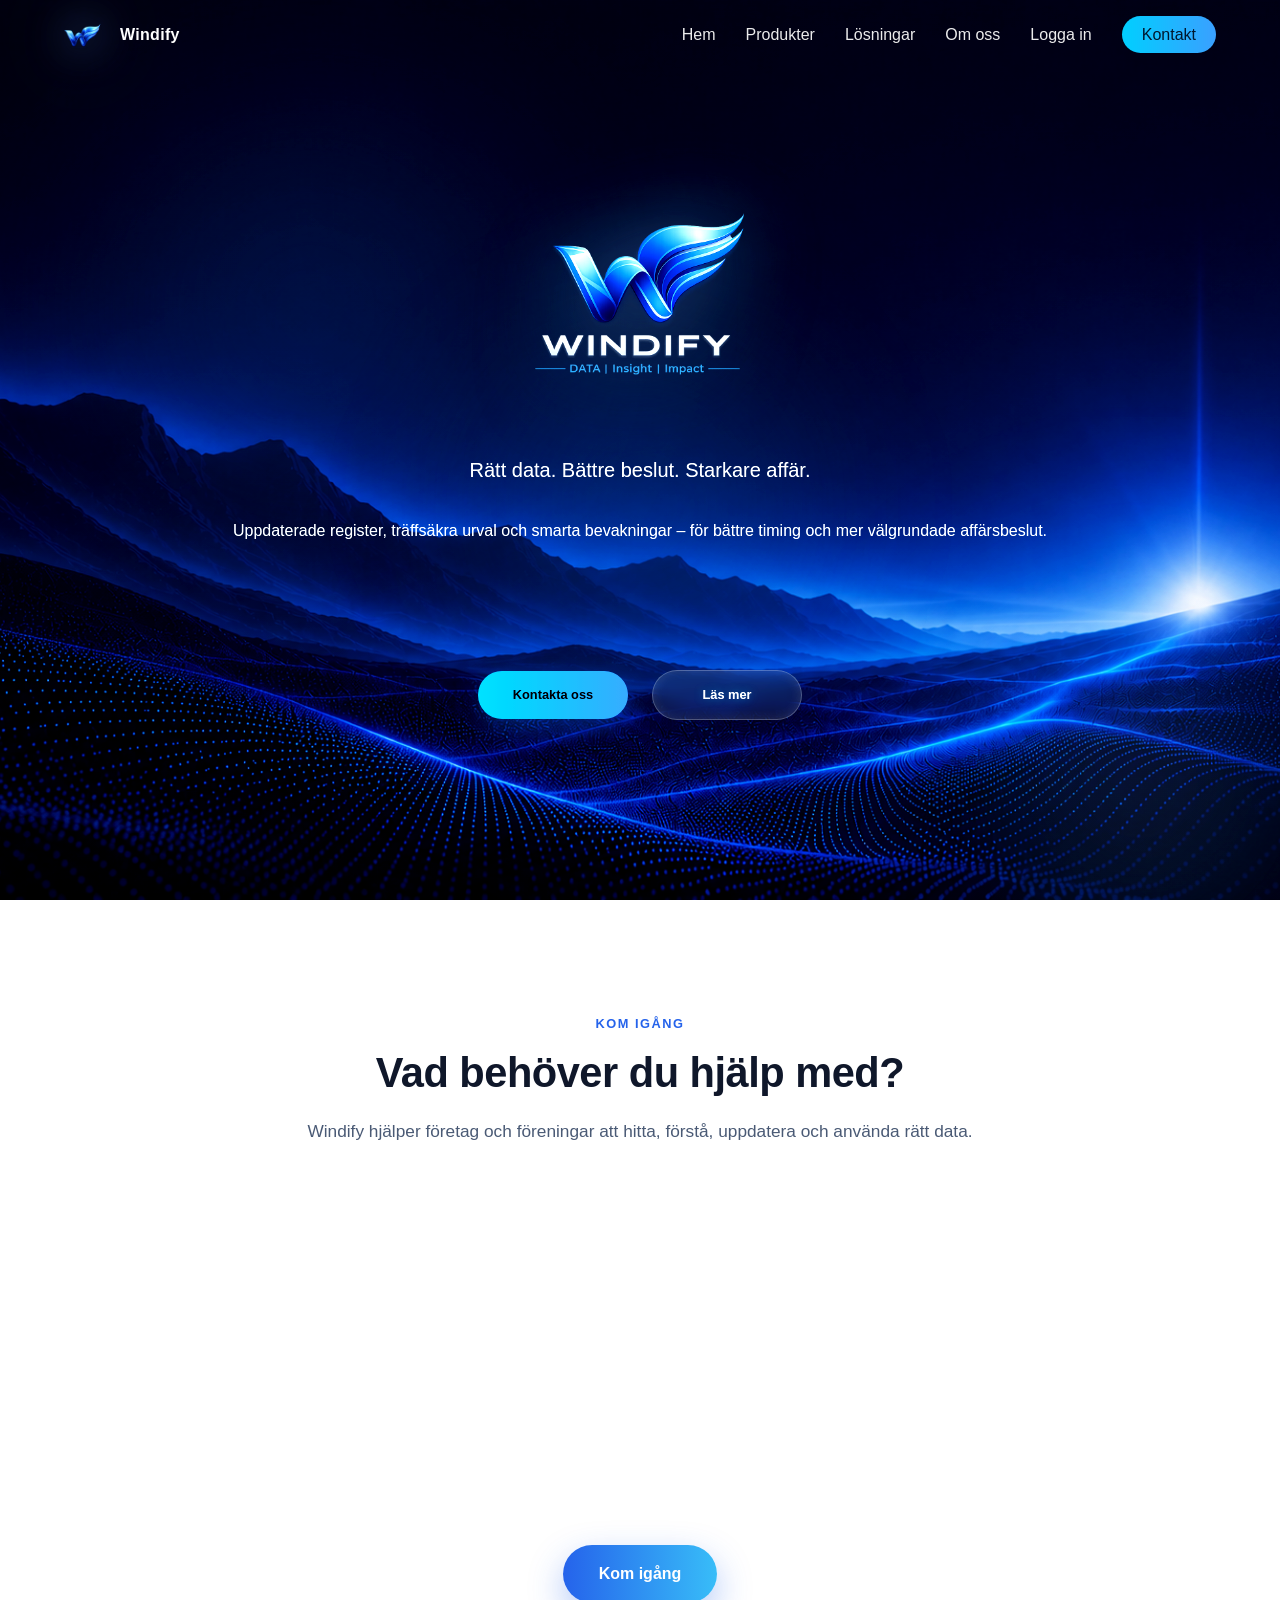
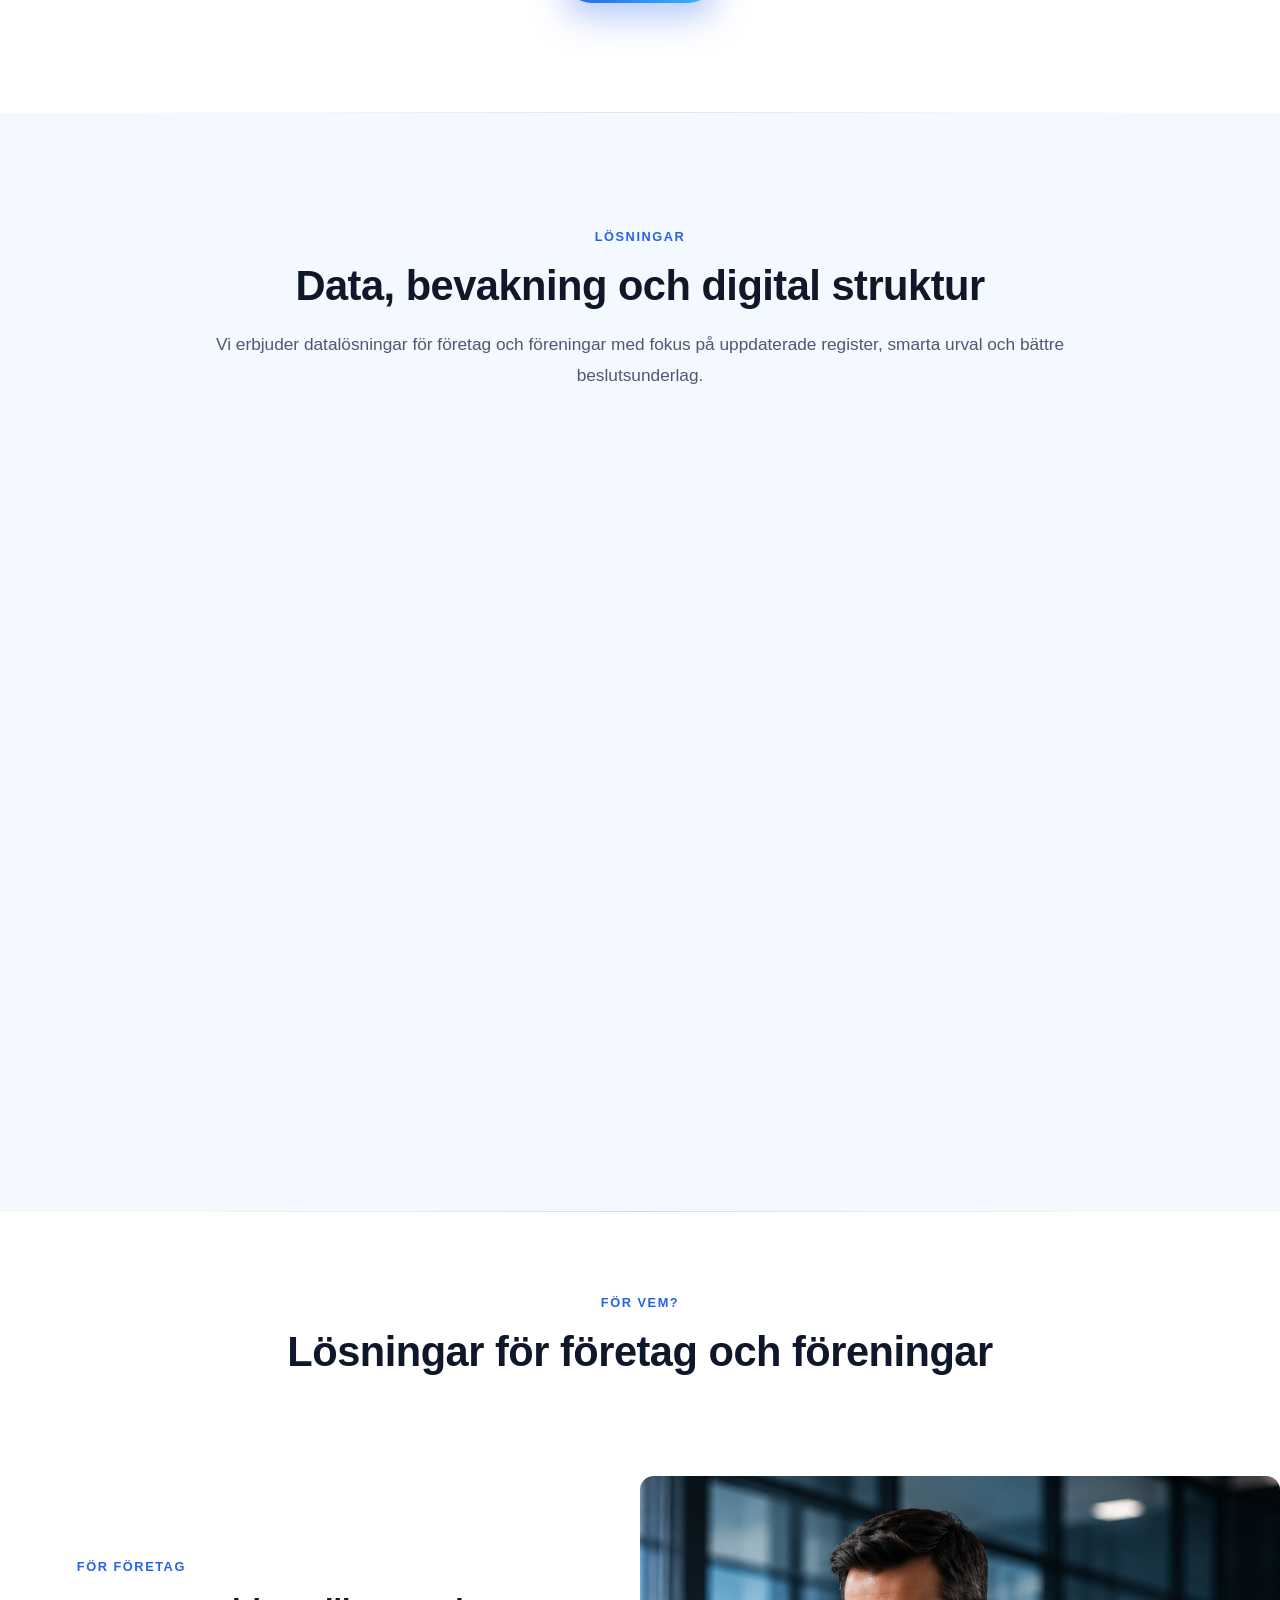
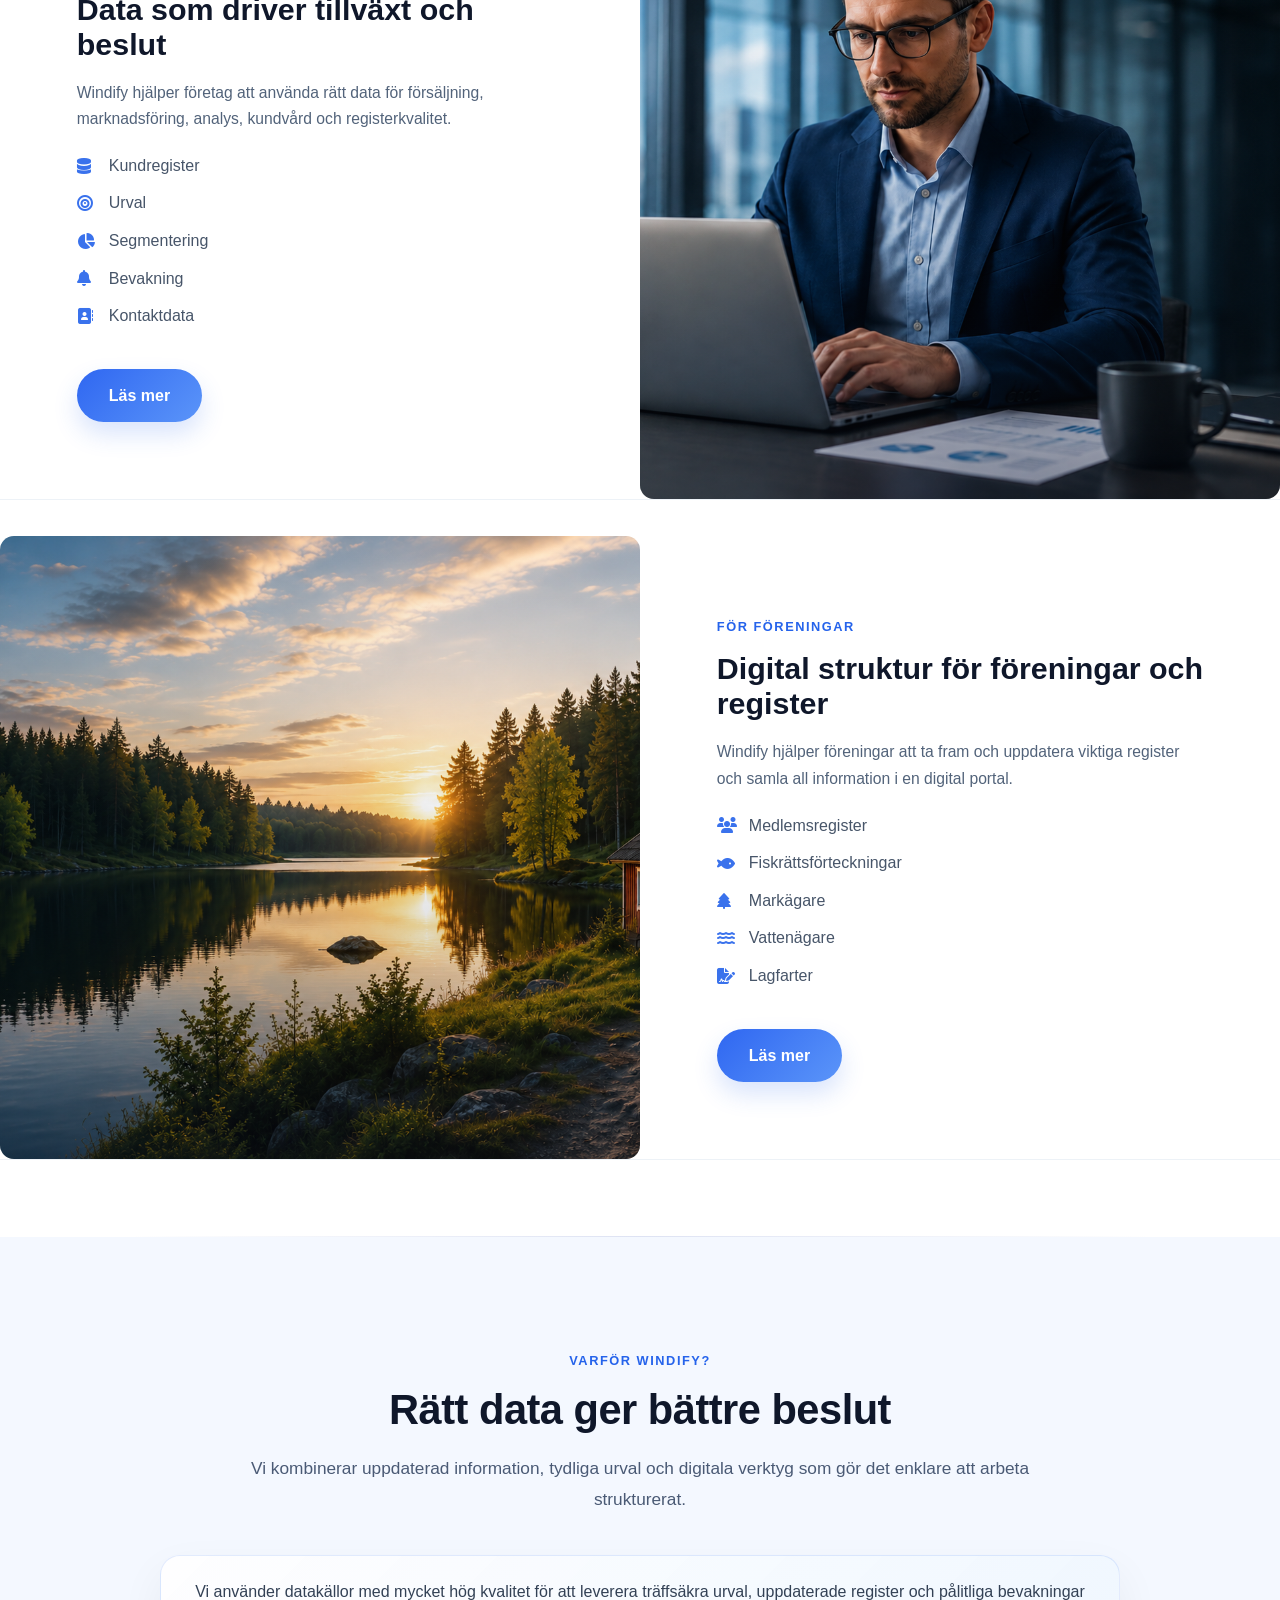
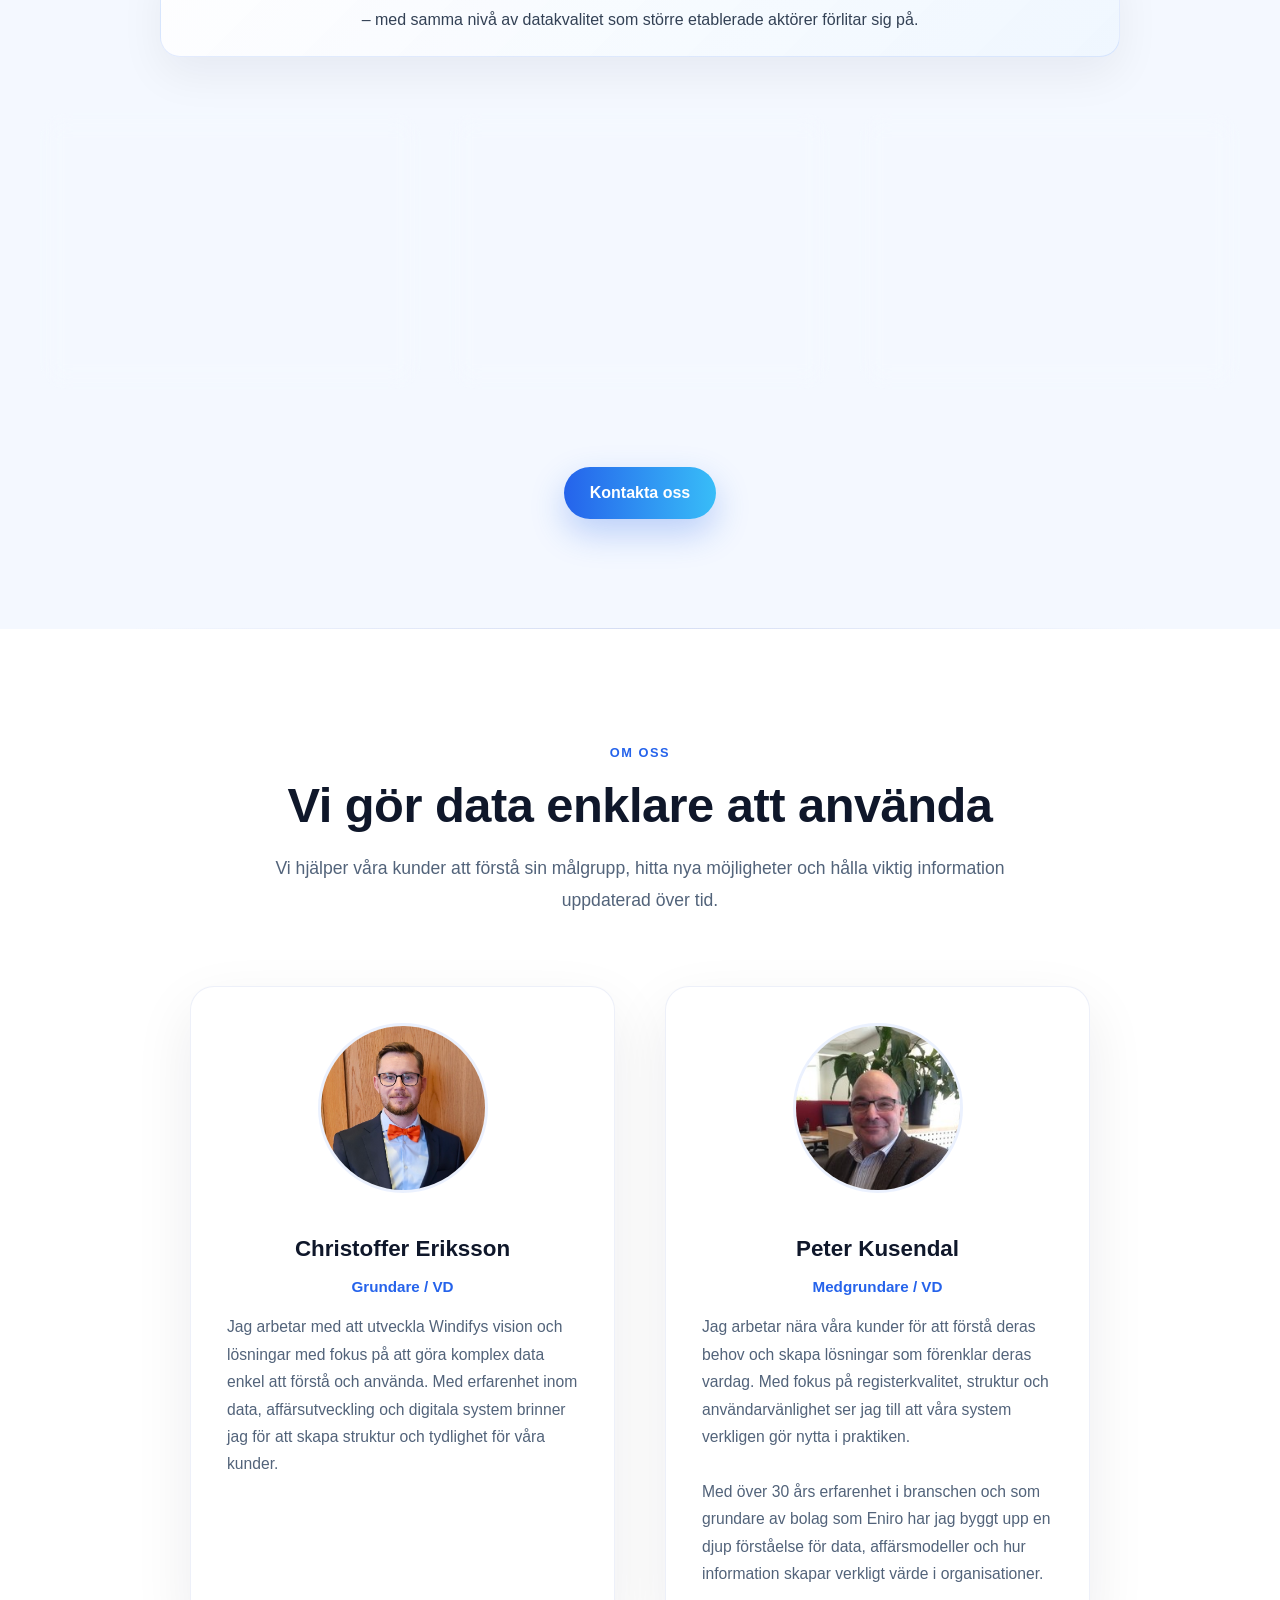
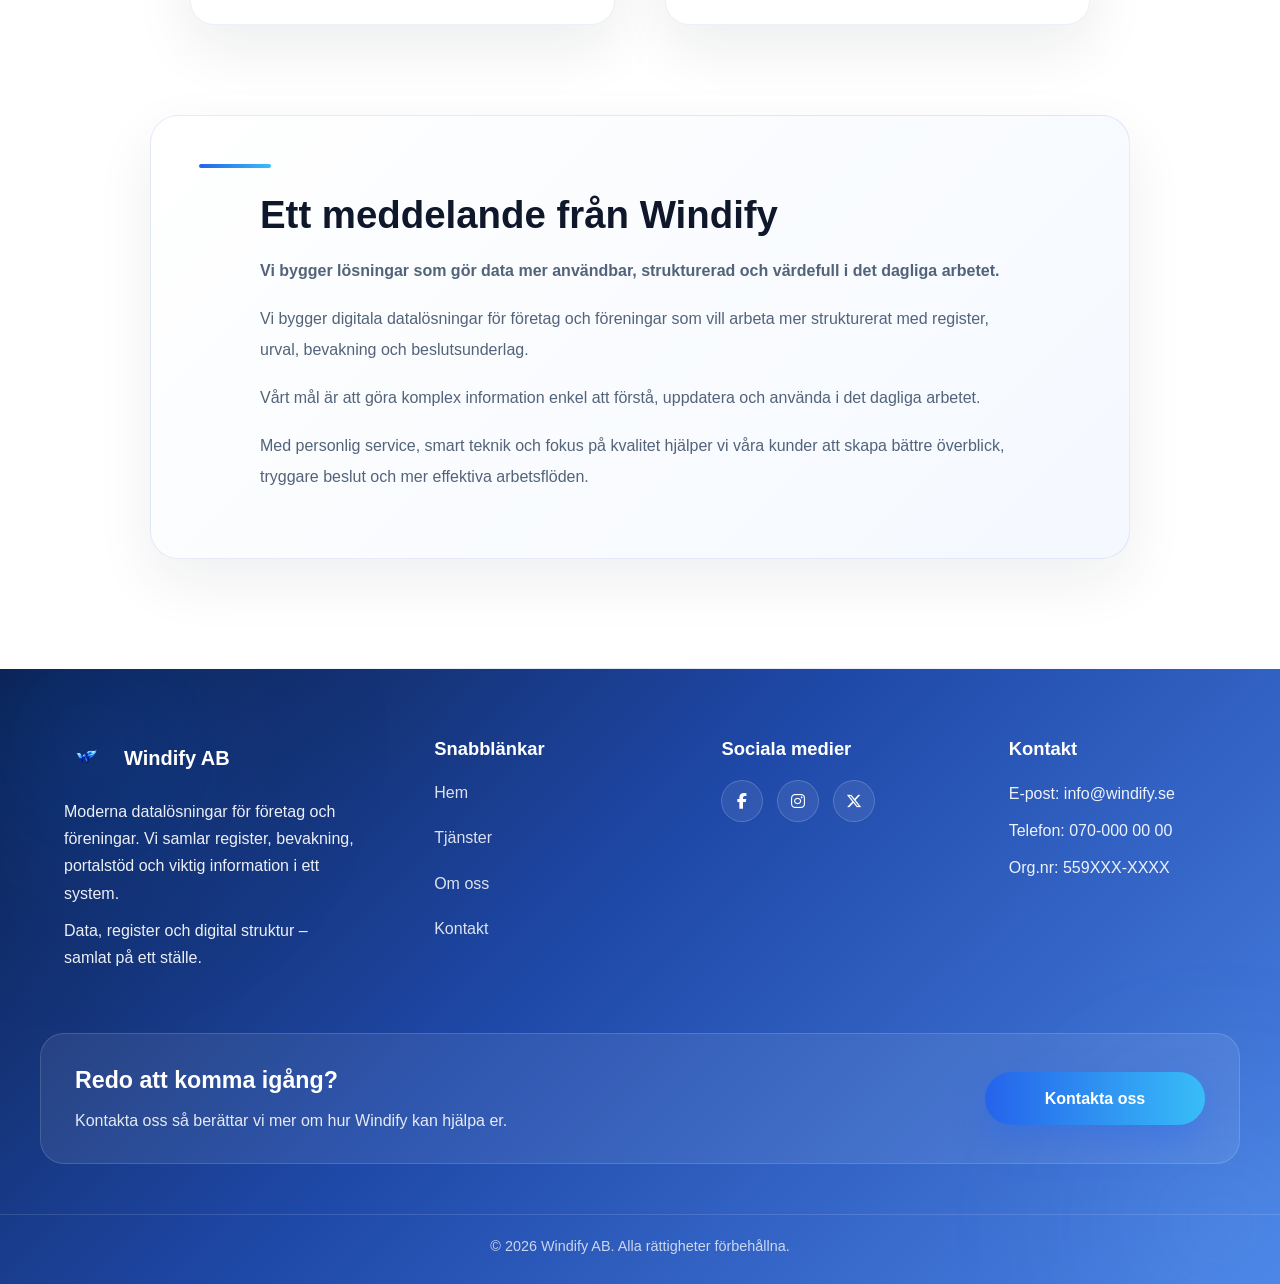
<file: index.html>
<!doctype html>
<html lang="sv">
  <head>
    <meta charset="UTF-8" />
    <meta name="viewport" content="width=device-width, initial-scale=1.0" />
    <title>Windify AB</title>
    <link
      rel="stylesheet"
      href="https://cdnjs.cloudflare.com/ajax/libs/font-awesome/6.5.0/css/all.min.css"
    />
    <link rel="stylesheet" href="main.css" />
  </head>
  <body>
    <nav class="navbar">
      <div class="nav-container">
        <a href="#" class="nav-brand">
          <img
            src="./static/images/windify-navbar-logo.png"
            alt="Windify logga"
            class="nav-logo"
          />
          <span class="nav-brand-name">Windify</span>
        </a>

        <button
          type="button"
          class="nav-toggle"
          aria-label="Öppna meny"
          aria-expanded="false"
          aria-controls="nav-menu"
        >
          <span></span>
          <span></span>
          <span></span>
        </button>

        <ul class="nav-menu" id="nav-menu">
          <li><a href="#">Hem</a></li>

          <li class="nav-item has-dropdown mobile-nav-item has-mobile-submenu">
            <a href="#solutions" class="nav-desktop-link">
              <span class="nav-dropdown-label">Produkter</span>
              <i
                class="nav-dropdown-chevron fas fa-chevron-down"
                aria-hidden="true"
              ></i>
            </a>
            <div class="dropdown-menu desktop-mega-menu">
              <a href="register.html" class="mega-item">
                <span class="mega-icon"><i class="fa-solid fa-database"></i></span>
                <span class="mega-text">
                  <strong>Register & datakvalitet</strong>
                  <span
                    >Håll kund- och medlemsdata uppdaterad, korrekt och redo att
                    användas.</span
                  >
                </span>
              </a>
              <a href="urval.html" class="mega-item">
                <span class="mega-icon"><i class="fa-solid fa-bullseye"></i></span>
                <span class="mega-text">
                  <strong>Urval & prospektering</strong>
                  <span
                    >Hitta rätt företag, målgrupper och beslutsfattare med
                    träffsäkra urval.</span
                  >
                </span>
              </a>
              <a href="bevakning.html" class="mega-item">
                <span class="mega-icon"><i class="fa-solid fa-bell"></i></span>
                <span class="mega-text">
                  <strong>Bevakning i realtid</strong>
                  <span
                    >Följ viktiga förändringar och agera när informationen
                    uppdateras.</span
                  >
                </span>
              </a>
              <a href="portal.html" class="mega-item">
                <span class="mega-icon"
                  ><i class="fa-solid fa-layer-group"></i
                ></span>
                <span class="mega-text">
                  <strong>Digital portal</strong>
                  <span
                    >Samla register, dokument, möten och arbetsflöden i ett
                    modernt system.</span
                  >
                </span>
              </a>
            </div>
            <button
              type="button"
              class="mobile-submenu-toggle"
              aria-expanded="false"
              aria-controls="nav-mobile-produkter"
            >
              Produkter
              <i class="fa-solid fa-chevron-down" aria-hidden="true"></i>
            </button>
            <div
              class="mobile-submenu"
              id="nav-mobile-produkter"
              role="region"
              aria-label="Produkter"
            >
              <a href="register.html">Register &amp; datakvalitet</a>
              <a href="urval.html">Urval &amp; prospektering</a>
              <a href="bevakning.html">Bevakning i realtid</a>
              <a href="portal.html">Digital portal</a>
            </div>
          </li>

          <li class="nav-item has-dropdown mobile-nav-item has-mobile-submenu">
            <a href="#solutions" class="nav-desktop-link">
              <span class="nav-dropdown-label">Lösningar</span>
              <i
                class="nav-dropdown-chevron fas fa-chevron-down"
                aria-hidden="true"
              ></i>
            </a>
            <div class="dropdown-menu large desktop-mega-menu">
              <a href="foretag.html" class="mega-item">
                <span class="mega-icon"><i class="fa-solid fa-building"></i></span>
                <span class="mega-text">
                  <strong>För företag</strong>
                  <span
                    >Datadrivna verktyg för försäljning, marknad, analys och
                    beslut.</span
                  >
                </span>
              </a>
              <a href="foreningar.html" class="mega-item">
                <span class="mega-icon"><i class="fa-solid fa-users"></i></span>
                <span class="mega-text">
                  <strong>För föreningar</strong>
                  <span
                    >Digital struktur för register, fiskrätt, markägare och
                    dokument.</span
                  >
                </span>
              </a>
              <a href="hitta-nya-kunder.html" class="mega-item">
                <span class="mega-icon"
                  ><i class="fa-solid fa-magnifying-glass-chart"></i
                ></span>
                <span class="mega-text">
                  <strong>Hitta nya kunder</strong>
                  <span
                    >Nå rätt målgrupp snabbare med uppdaterad och relevant
                    data.</span
                  >
                </span>
              </a>
              <a href="effektivisera.html" class="mega-item">
                <span class="mega-icon"><i class="fa-solid fa-gears"></i></span>
                <span class="mega-text">
                  <strong>Effektivisera administration</strong>
                  <span
                    >Minska manuellt arbete och samla viktig information på ett
                    ställe.</span
                  >
                </span>
              </a>
            </div>
            <button
              type="button"
              class="mobile-submenu-toggle"
              aria-expanded="false"
              aria-controls="nav-mobile-losningar"
            >
              Lösningar
              <i class="fa-solid fa-chevron-down" aria-hidden="true"></i>
            </button>
            <div
              class="mobile-submenu"
              id="nav-mobile-losningar"
              role="region"
              aria-label="Lösningar"
            >
              <a href="foretag.html">För företag</a>
              <a href="foreningar.html">För föreningar</a>
              <a href="hitta-nya-kunder.html">Hitta nya kunder</a>
              <a href="effektivisera.html">Effektivisera administration</a>
            </div>
          </li>

          <li><a href="#about">Om oss</a></li>
          <li><a href="#">Logga in</a></li>
          <li><a href="kontakt.html" class="nav-cta">Kontakt</a></li>
        </ul>
      </div>
    </nav>

    <header class="header">
      <div class="hero-overlay"></div>

      <div class="hero-content">
        <img
          src="./static/images/windify-logo.png"
          alt="Windify AB logga"
          class="hero-logo"
        />

        <p class="subtitle">
          Rätt data. Bättre beslut. Starkare affär.
        </p>

        <p class="subtitle secondary">
          Uppdaterade register, träffsäkra urval och smarta bevakningar – för
          bättre timing och mer välgrundade affärsbeslut.
        </p>

        <div class="hero-actions">
          <a href="kontakt.html" class="hero-btn primary">Kontakta oss</a>
          <a href="#services" class="hero-btn secondary">Läs mer</a>
        </div>
      </div>
    </header>

    <main>
      <!-- VAD BEHÖVER DU HJÄLP MED -->
      <section id="help" class="help-section">
        <div class="section-header">
          <span class="section-kicker">Kom igång</span>
          <h2>Vad behöver du hjälp med?</h2>
          <p>
            Windify hjälper företag och föreningar att hitta, förstå, uppdatera
            och använda rätt data.
          </p>
        </div>

        <div class="help-grid">
          <a href="#bevakning" class="help-card">
            <div class="card-icon">
              <i class="fas fa-database"></i>
            </div>
            <h3>Uppdatera register</h3>
            <p>
              Håll kundregister, medlemsregister och kontaktuppgifter aktuella
              med uppdaterad och relevant information.
            </p>
          </a>

          <a href="hitta-nya-kunder.html" class="help-card">
            <div class="card-icon">
              <i class="fas fa-bullseye"></i>
            </div>
            <h3>Hitta nya kunder</h3>
            <p>
              Skapa träffsäkra urval baserat på målgrupp, geografi, bransch,
              ägarförhållanden eller annan relevant data.
            </p>
          </a>

          <a href="portal.html" class="help-card">
            <div class="card-icon">
              <i class="fas fa-layer-group"></i>
            </div>
            <h3>Samla arbetet i en portal</h3>
            <p>
              Använd en digital portal för möten, stämmor, dokument,
              beslutsunderlag och löpande administration.
            </p>
          </a>
        </div>
        <div class="help-cta">
          <a href="kontakt.html" class="cta-btn">Kom igång</a>
        </div>
      </section>

      <!-- LÖSNINGAR -->
      <section id="solutions" class="solutions-section">
        <div class="section-header">
          <span class="section-kicker">Lösningar</span>
          <h2>Data, bevakning och digital struktur</h2>
          <p>
            Vi erbjuder datalösningar för företag och föreningar med fokus på
            uppdaterade register, smarta urval och bättre beslutsunderlag.
          </p>
        </div>

        <div class="solution-grid">
          <div id="bevakning" class="solution-card">
            <span class="solution-label">Bevakning</span>
            <div class="card-icon">
              <i class="fa-solid fa-bell"></i>
            </div>
            <h3>Uppdaterade kund- och medlemsregister</h3>
            <p>
              Windify hjälper dig att hålla register aktuella genom att
              identifiera förändringar, komplettera information och skapa bättre
              överblick.
            </p>

            <ul class="feature-list">
              <li><i class="fa-solid fa-arrows-rotate"></i> Uppdaterade kundregister</li>
              <li><i class="fa-solid fa-database"></i> Medlemsregister</li>
              <li><i class="fa-solid fa-bell"></i> Kontaktdata</li>
              <li><i class="fa-solid fa-arrows-rotate"></i> Person- och företagsinformation</li>
              <li><i class="fa-solid fa-bell"></i> Löpande registerbevakning</li>
            </ul>
            <a href="bevakning.html" class="btn btn-primary">Läs mer om bevakning</a>
          </div>

          <div id="urval" class="solution-card">
            <span class="solution-label">Urval</span>
            <div class="card-icon">
              <i class="fa-solid fa-bullseye"></i>
            </div>
            <h3>Hitta rätt målgrupp och nya kunder</h3>
            <p>
              Med urval och segmentering kan företag hitta nya kunder, stärka
              försäljningen och nå rätt personer med rätt budskap.
            </p>

            <ul class="feature-list">
              <li><i class="fa-solid fa-bullseye"></i> Segmentering av målgrupper</li>
              <li><i class="fa-solid fa-chart-line"></i> Geografiska urval</li>
              <li><i class="fa-solid fa-filter"></i> Bransch- och företagsurval</li>
              <li><i class="fa-solid fa-filter"></i> Konsument- och företagsdata</li>
              <li><i class="fa-solid fa-chart-line"></i> Underlag för marknad och försäljning</li>
            </ul>
            <a href="urval.html" class="btn btn-primary">Läs mer om urval</a>
          </div>

          <div id="portal" class="solution-card">
            <span class="solution-label">Portal</span>
            <div class="card-icon">
              <i class="fa-solid fa-layer-group"></i>
            </div>
            <h3>Digital portal för möten och administration</h3>
            <p>
              Portalen samlar möten, stämmor, dokument och viktig information i
              ett strukturerat arbetsflöde för företag och föreningar.
            </p>

            <ul class="feature-list">
              <li><i class="fa-solid fa-layer-group"></i> Stämmor och möten</li>
              <li><i class="fa-solid fa-file-lines"></i> Dokumenthantering</li>
              <li><i class="fa-solid fa-clipboard-list"></i> Beslutsunderlag</li>
              <li><i class="fa-solid fa-layer-group"></i> Registerkopplingar</li>
              <li><i class="fa-solid fa-file-lines"></i> Digital överblick</li>
            </ul>
            <a href="portal.html" class="btn btn-primary">Läs mer om portalen</a>
          </div>
        </div>
      </section>

      <!-- FÖRETAG OCH FÖRENINGAR -->
      <section class="audience-showcase" id="solutions">
        <div class="section-header">
          <span class="section-kicker">För vem?</span>
          <h2>Lösningar för företag och föreningar</h2>
        </div>
        <div class="showcase-row company-row">
          <div class="showcase-content">
            <div class="content-inner">
              <span class="section-kicker">För företag</span>
              <h2>Data som driver tillväxt och beslut</h2>
              <p>
                Windify hjälper företag att använda rätt data för försäljning,
                marknadsföring, analys, kundvård och registerkvalitet.
              </p>

              <ul class="feature-list">
                <li><i class="fa-solid fa-database"></i> Kundregister</li>
                <li><i class="fa-solid fa-bullseye"></i> Urval</li>
                <li><i class="fa-solid fa-chart-pie"></i> Segmentering</li>
                <li><i class="fa-solid fa-bell"></i> Bevakning</li>
                <li><i class="fa-solid fa-address-book"></i> Kontaktdata</li>
              </ul>

              <a href="foretag.html" class="btn btn-primary">Läs mer</a>
            </div>
          </div>

          <div class="showcase-image">
            <img src="./static/images/företag.png" alt="Företag" />
          </div>
        </div>

        <div class="showcase-row association-row">
          <div class="showcase-image">
            <img src="./static/images/föreningar.png" alt="Föreningar" />
          </div>

          <div class="showcase-content">
            <div class="content-inner">
              <span class="section-kicker">För föreningar</span>
              <h2>Digital struktur för föreningar och register</h2>

              <p>
                Windify hjälper föreningar att ta fram och uppdatera viktiga
                register och samla all information i en digital portal.
              </p>

              <ul class="feature-list">
                <li><i class="fa-solid fa-users"></i> Medlemsregister</li>
                <li><i class="fa-solid fa-fish"></i> Fiskrättsförteckningar</li>
                <li><i class="fa-solid fa-tree"></i> Markägare</li>
                <li><i class="fa-solid fa-water"></i> Vattenägare</li>
                <li>
                  <i class="fa-solid fa-file-signature"></i> Lagfarter
                </li>
              </ul>

              <a href="foreningar.html" class="btn btn-primary">Läs mer</a>
            </div>
          </div>
        </div>
      </section>

      <!-- VARFÖR VÄLJA OSS -->
      <section id="why" class="why-section">
        <div class="section-header">
          <span class="section-kicker">Varför Windify?</span>
          <h2>Rätt data ger bättre beslut</h2>
          <p>
            Vi kombinerar uppdaterad information, tydliga urval och digitala
            verktyg som gör det enklare att arbeta strukturerat.
          </p>
        </div>
        <p class="why-trust-note">
          Vi använder datakällor med mycket hög kvalitet för att leverera
          träffsäkra urval, uppdaterade register och pålitliga bevakningar – med
          samma nivå av datakvalitet som större etablerade aktörer förlitar sig
          på.
        </p>

        <div class="why-grid">
          <div class="why-card">
            <div class="why-icon">
              <i class="fa-solid fa-bell"></i>
            </div>
            <h3>Aktuell information</h3>
            <p>
              Register förändras hela tiden. Vi hjälper dig att hålla
              informationen uppdaterad och användbar.
            </p>
          </div>

          <div class="why-card">
            <div class="why-icon">
              <i class="fa-solid fa-bullseye"></i>
            </div>
            <h3>Träffsäkra urval</h3>
            <p>
              Nå rätt målgrupp med segmentering och data anpassad efter dina
              behov.
            </p>
          </div>

          <div class="why-card">
            <div class="why-icon">
              <i class="fa-solid fa-layer-group"></i>
            </div>
            <h3>Samlad digital portal</h3>
            <p>
              Samla register, dokument, möten och beslutsunderlag i ett modernt
              system.
            </p>
          </div>
          <div class="why-button">
            <a href="kontakt.html" class="card-btn">Kontakta oss</a>
          </div>
        </div>
      </section>

      <!-- OM OSS -->
      <section id="about" class="about-section">
        <div class="about-shell">
          <div class="about-heading">
            <span class="section-kicker">Om oss</span>
            <h2>Vi gör data enklare att använda</h2>
            <p class="about-tagline">
              Vi hjälper våra kunder att förstå sin målgrupp, hitta nya
              möjligheter och hålla viktig information uppdaterad över tid.
            </p>
          </div>

          <div class="team-grid">
            <article class="team-card">
              <img
                src="./static/images/christoffer.jpg"
                alt="Profilbild Christoffer Eriksson"
                class="team-image"
              />
              <h3>Christoffer Eriksson</h3>
              <p class="team-role">Grundare / VD</p>
              <p class="team-text">
                Jag arbetar med att utveckla Windifys vision och lösningar med
                fokus på att göra komplex data enkel att förstå och använda. Med
                erfarenhet inom data, affärsutveckling och digitala system
                brinner jag för att skapa struktur och tydlighet för våra
                kunder.
              </p>
            </article>

            <article class="team-card">
              <img
                src="./static/images/peter.jpg"
                alt="Profilbild Peter Kusendal"
                class="team-image"
              />
              <h3>Peter Kusendal</h3>
              <p class="team-role">Medgrundare / VD</p>
              <p class="team-text">
                Jag arbetar nära våra kunder för att förstå deras behov och skapa
                lösningar som förenklar deras vardag. Med fokus på
                registerkvalitet, struktur och användarvänlighet ser jag till att
                våra system verkligen gör nytta i praktiken.
                <br /><br />
                Med över 30 års erfarenhet i branschen och som grundare av bolag
                som Eniro har jag byggt upp en djup förståelse för data,
                affärsmodeller och hur information skapar verkligt värde i
                organisationer.
              </p>
            </article>
          </div>

          <div class="about-message">
            <h3>Ett meddelande från Windify</h3>
            <p class="about-message-intro">
              Vi bygger lösningar som gör data mer användbar, strukturerad och
              värdefull i det dagliga arbetet.
            </p>
            <p>
              Vi bygger digitala datalösningar för företag och föreningar som
              vill arbeta mer strukturerat med register, urval, bevakning och
              beslutsunderlag.
            </p>
            <p>
              Vårt mål är att göra komplex information enkel att förstå,
              uppdatera och använda i det dagliga arbetet.
            </p>
            <p>
              Med personlig service, smart teknik och fokus på kvalitet hjälper
              vi våra kunder att skapa bättre överblick, tryggare beslut och mer
              effektiva arbetsflöden.
            </p>
          </div>
        </div>
      </section>
    </main>

    <footer id="contact" class="footer">
      <div class="footer-container">
        <div class="footer-column">
          <div class="footer-brand">
            <img
              src="./static/images/windify-navbar-logo.png"
              alt="Windify logo"
            />
            <span>Windify AB</span>
          </div>
          <p>
            Moderna datalösningar för företag och föreningar. Vi samlar
            register, bevakning, portalstöd och viktig information i ett system.
          </p>
          <p class="footer-tagline">
            Data, register och digital struktur – samlat på ett ställe.
          </p>
        </div>

        <div class="footer-column">
          <h4>Snabblänkar</h4>
          <ul class="footer-links">
            <li><a href="#">Hem</a></li>
            <li><a href="#services">Tjänster</a></li>
            <li><a href="#about">Om oss</a></li>
            <li><a href="kontakt.html">Kontakt</a></li>
          </ul>
        </div>

        <div class="footer-column">
          <h4>Sociala medier</h4>
          <div class="social-icons">
            <a href="#" target="_blank" aria-label="Facebook"
              ><i class="fab fa-facebook-f"></i
            ></a>
            <a href="#" target="_blank" aria-label="Instagram"
              ><i class="fab fa-instagram"></i
            ></a>
            <a href="#" target="_blank" aria-label="X"
              ><i class="fab fa-x-twitter"></i
            ></a>
          </div>
        </div>

        <div class="footer-column">
          <h4>Kontakt</h4>
          <p>E-post: info@windify.se</p>
          <p>Telefon: 070-000 00 00</p>
          <p>Org.nr: 559XXX-XXXX</p>
        </div>
      </div>

      <div class="footer-cta">
        <div class="footer-cta-content">
          <h4>Redo att komma igång?</h4>
          <p>Kontakta oss så berättar vi mer om hur Windify kan hjälpa er.</p>
        </div>
        <a href="kontakt.html" class="footer-cta-btn">Kontakta oss</a>
      </div>

      <div class="footer-bottom">
        <p>&copy; 2026 Windify AB. Alla rättigheter förbehållna.</p>
      </div>
    </footer>
    <script>
      const navbar = document.querySelector(".navbar");
      const navToggle = document.querySelector(".nav-toggle");
      const navMenu = document.querySelector(".nav-menu");

      window.addEventListener("scroll", () => {
        if (window.scrollY > 20) {
          navbar.classList.add("scrolled");
        } else {
          navbar.classList.remove("scrolled");
        }
      });

      function closeMobileAccordions() {
        document.querySelectorAll(".mobile-nav-item.open").forEach((item) => {
          item.classList.remove("open");
          const btn = item.querySelector(".mobile-submenu-toggle");
          if (btn) btn.setAttribute("aria-expanded", "false");
        });
      }

      if (navToggle && navMenu) {
        navToggle.addEventListener("click", () => {
          const isOpen = navMenu.classList.toggle("is-open");
          navToggle.setAttribute("aria-expanded", String(isOpen));
          if (!isOpen) {
            closeMobileAccordions();
          }
        });

        navMenu.querySelectorAll(".mobile-submenu-toggle").forEach((toggle) => {
          toggle.addEventListener("click", (e) => {
            if (window.innerWidth > 768) return;
            e.preventDefault();
            e.stopPropagation();
            const item = toggle.closest(".mobile-nav-item");
            if (!item) return;
            document.querySelectorAll(".mobile-nav-item.open").forEach((openItem) => {
              if (openItem !== item) {
                openItem.classList.remove("open");
                const b = openItem.querySelector(".mobile-submenu-toggle");
                if (b) b.setAttribute("aria-expanded", "false");
              }
            });
            item.classList.toggle("open");
            toggle.setAttribute(
              "aria-expanded",
              String(item.classList.contains("open"))
            );
          });
        });

        navMenu.querySelectorAll("a").forEach((link) => {
          link.addEventListener("click", () => {
            navMenu.classList.remove("is-open");
            navToggle.setAttribute("aria-expanded", "false");
            closeMobileAccordions();
          });
        });

        window.addEventListener("resize", () => {
          if (window.innerWidth > 768) {
            navMenu.classList.remove("is-open");
            navToggle.setAttribute("aria-expanded", "false");
            closeMobileAccordions();
          }
        });

        window
          .matchMedia("(max-width: 768px)")
          .addEventListener("change", (e) => {
            if (!e.matches) {
              closeMobileAccordions();
            }
          });
      }
    </script>
  </body>
</html>
</file>
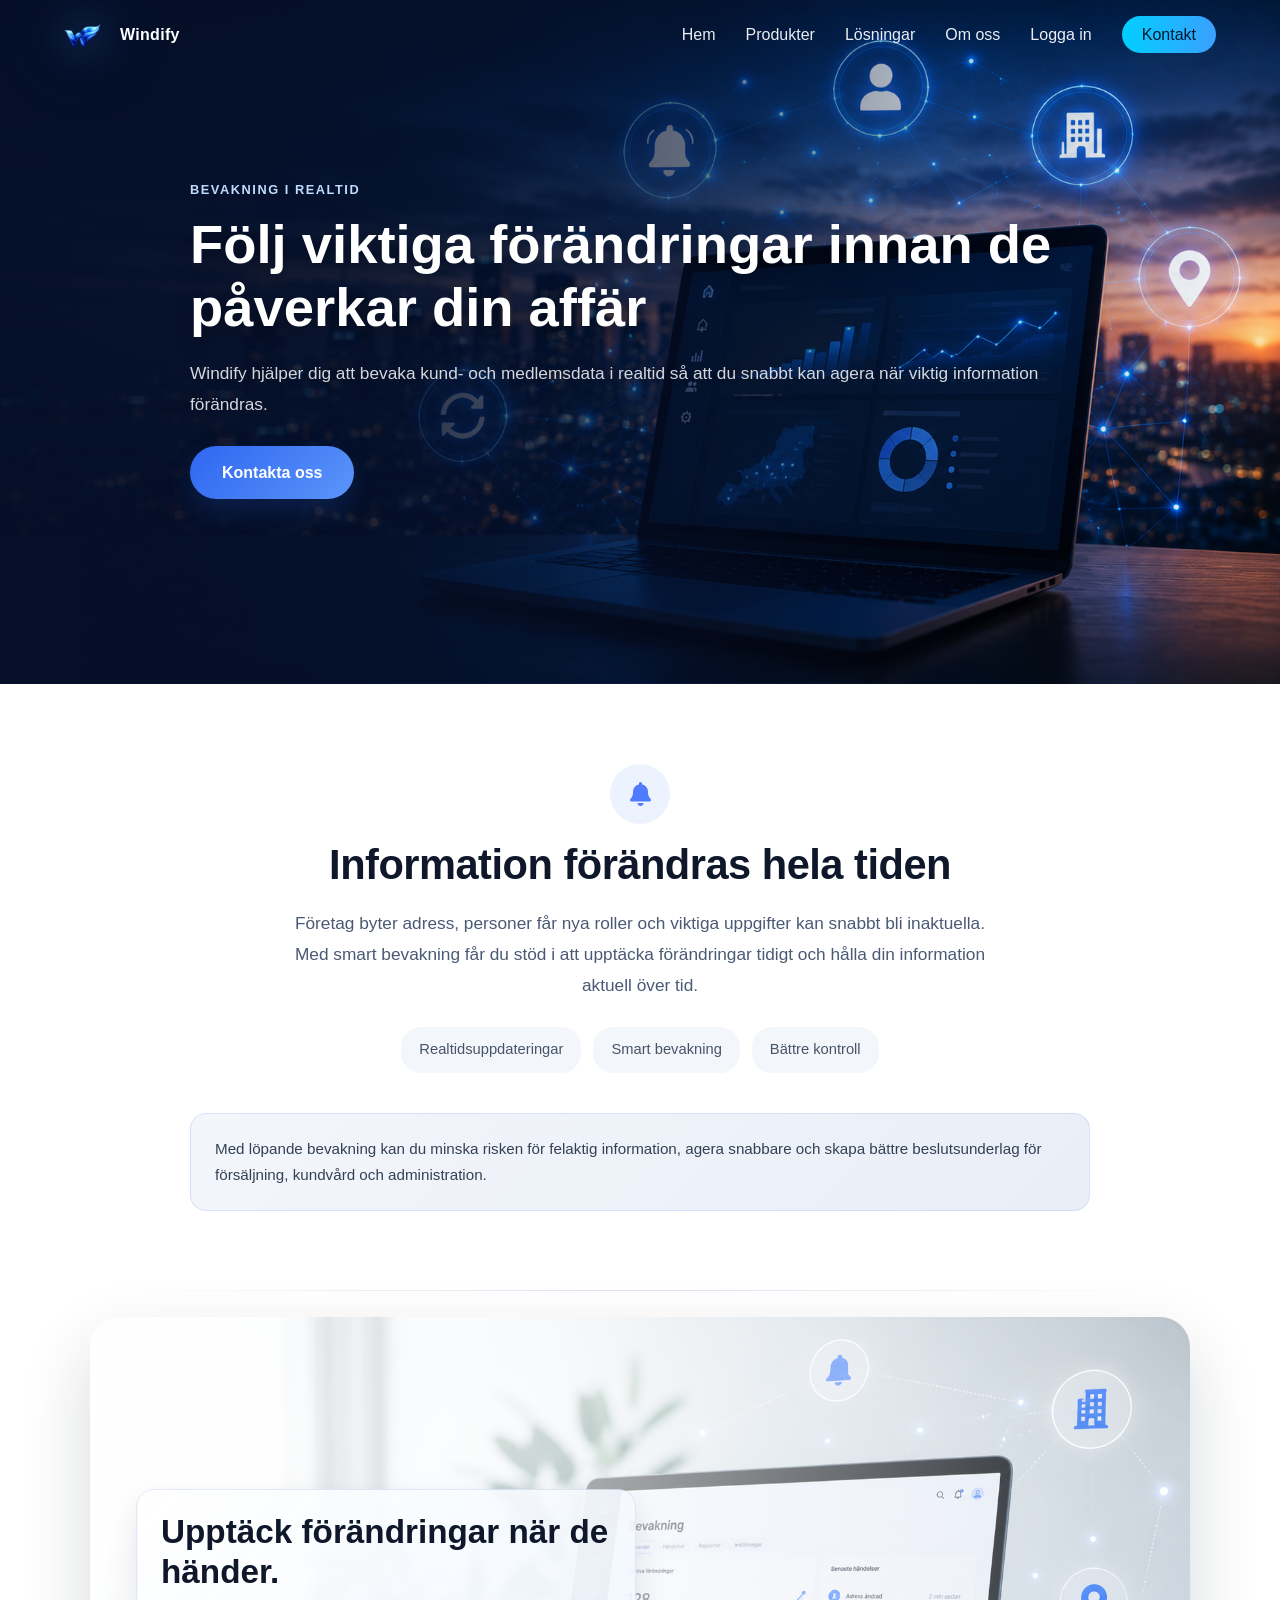
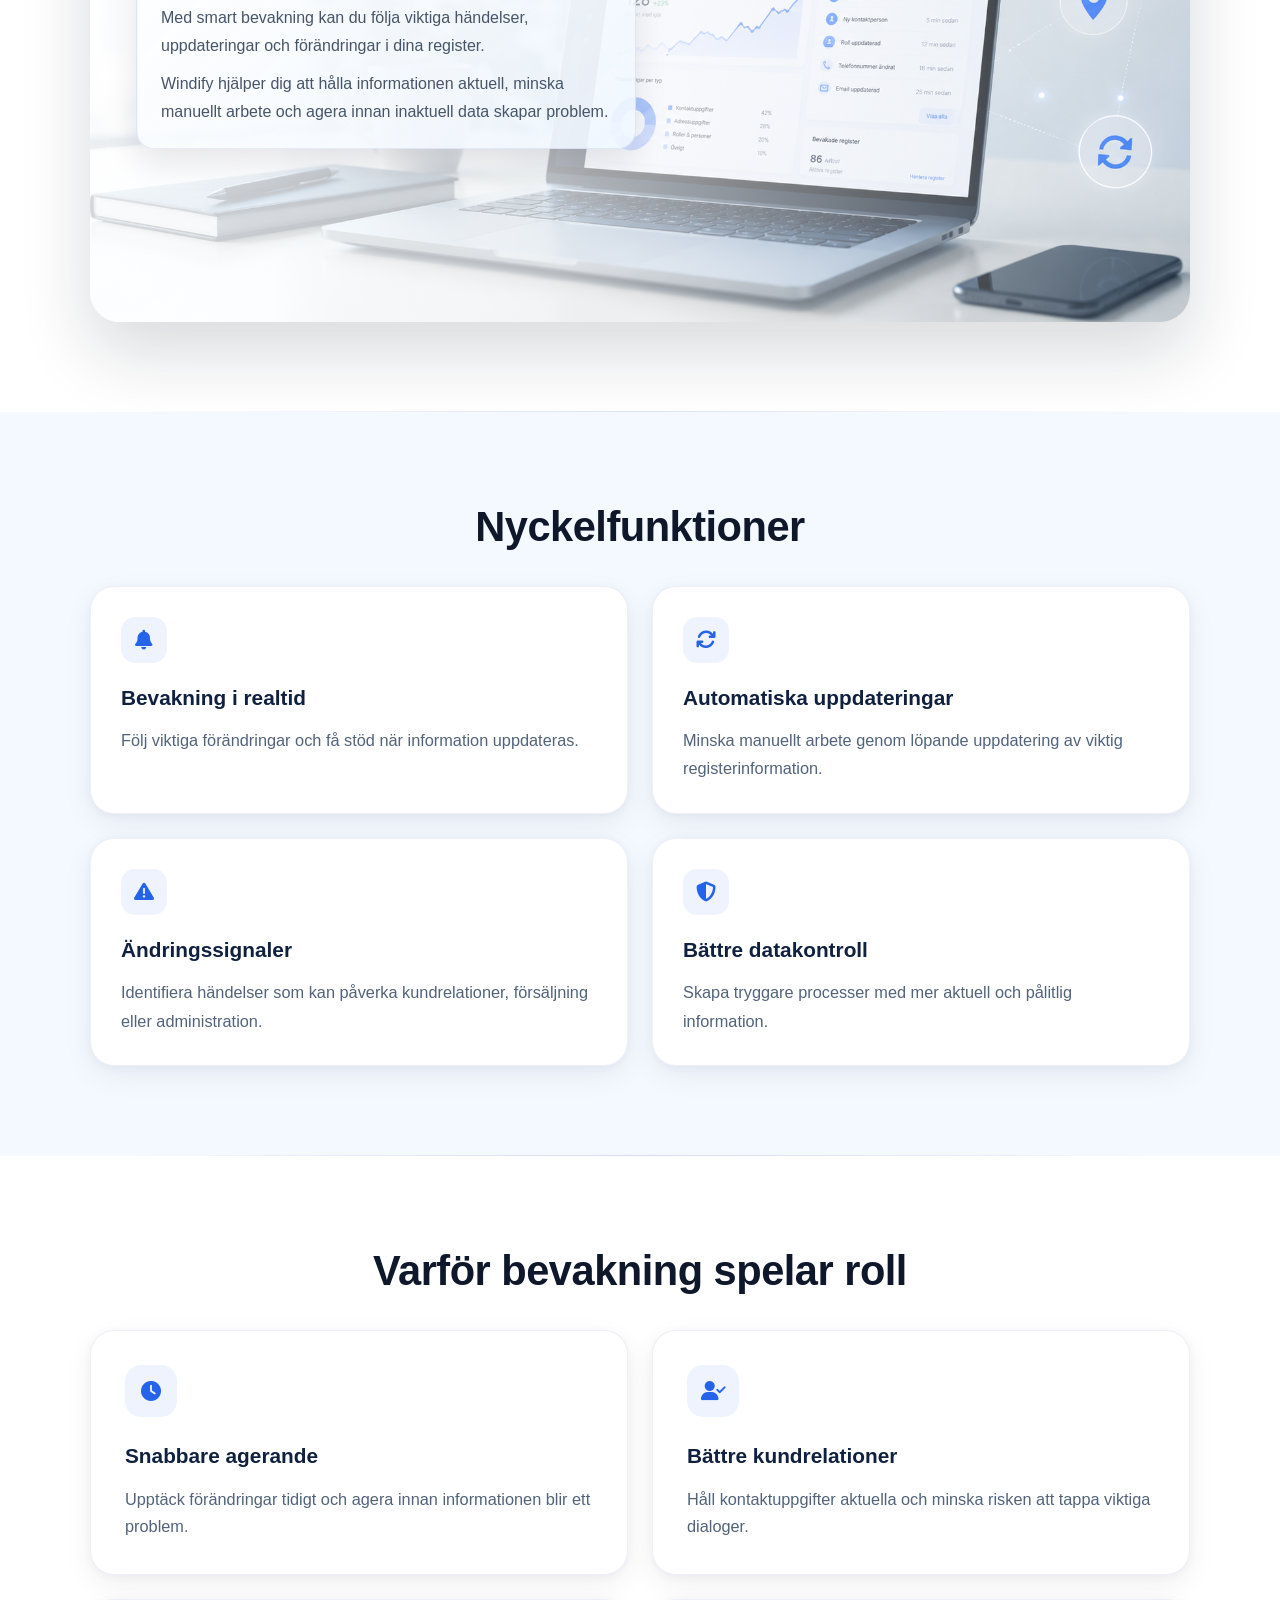
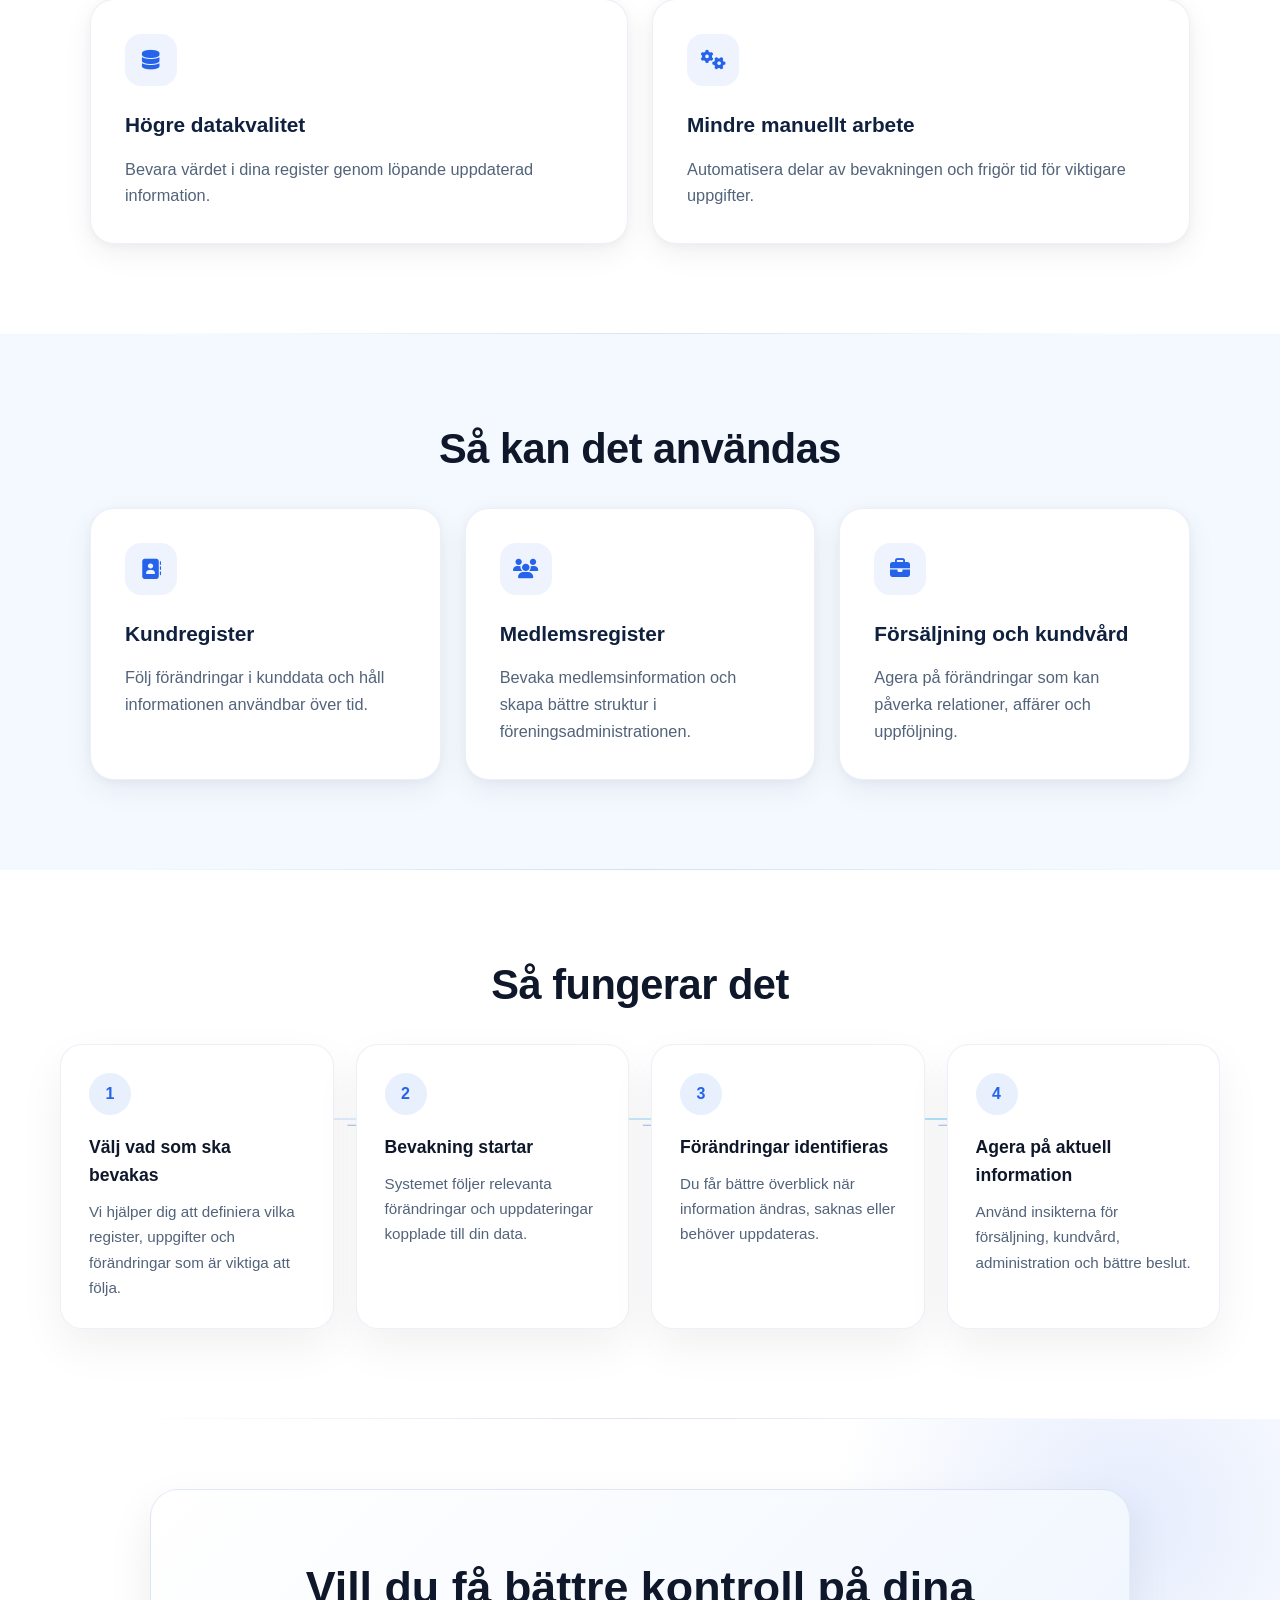
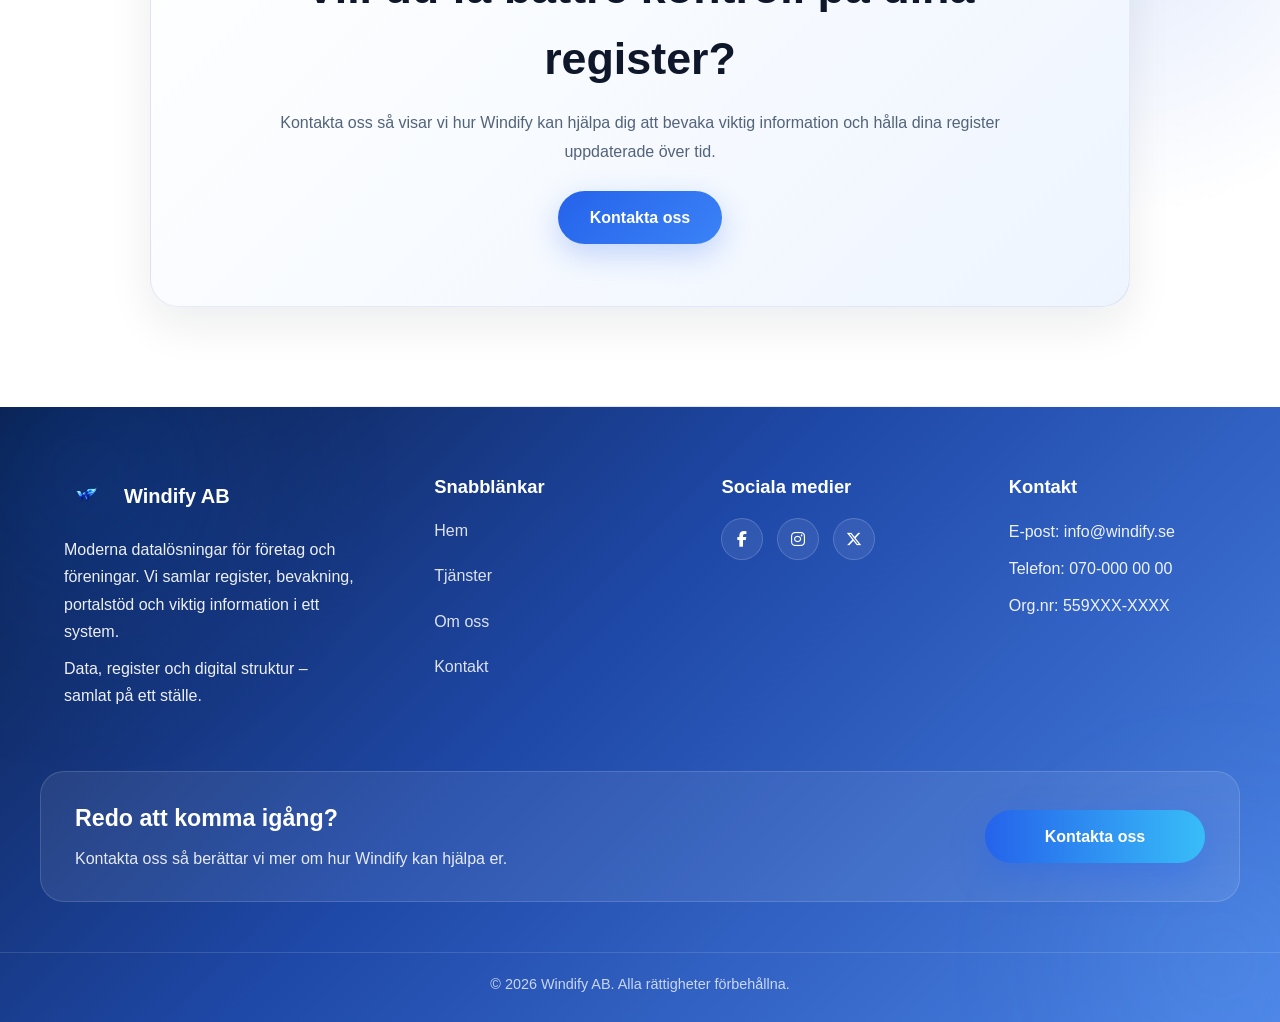
<file: bevakning.html>
<!doctype html>
<html lang="sv">
  <head>
    <meta charset="UTF-8" />
    <meta name="viewport" content="width=device-width, initial-scale=1.0" />
    <title>Bevakning i realtid | Windify AB</title>
    <link
      rel="stylesheet"
      href="https://cdnjs.cloudflare.com/ajax/libs/font-awesome/6.5.0/css/all.min.css"
    />
    <link rel="stylesheet" href="main.css" />
  </head>
  <body>
    <nav class="navbar">
      <div class="nav-container">
        <a href="index.html" class="nav-brand">
          <img
            src="./static/images/windify-navbar-logo.png"
            alt="Windify logga"
            class="nav-logo"
          />
          <span class="nav-brand-name">Windify</span>
        </a>

        <button
          type="button"
          class="nav-toggle"
          aria-label="Öppna meny"
          aria-expanded="false"
          aria-controls="nav-menu"
        >
          <span></span>
          <span></span>
          <span></span>
        </button>

        <ul class="nav-menu" id="nav-menu">
          <li><a href="index.html">Hem</a></li>

          <li class="nav-item has-dropdown mobile-nav-item has-mobile-submenu">
            <a href="index.html#solutions" class="nav-desktop-link">
              <span class="nav-dropdown-label">Produkter</span>
              <i
                class="nav-dropdown-chevron fas fa-chevron-down"
                aria-hidden="true"
              ></i>
            </a>
            <div class="dropdown-menu desktop-mega-menu">
              <a href="register.html" class="mega-item">
                <span class="mega-icon"><i class="fa-solid fa-database"></i></span>
                <span class="mega-text">
                  <strong>Register & datakvalitet</strong>
                  <span
                    >Håll kund- och medlemsdata uppdaterad, korrekt och redo att
                    användas.</span
                  >
                </span>
              </a>
              <a href="urval.html" class="mega-item">
                <span class="mega-icon"><i class="fa-solid fa-bullseye"></i></span>
                <span class="mega-text">
                  <strong>Urval & prospektering</strong>
                  <span
                    >Hitta rätt företag, målgrupper och beslutsfattare med
                    träffsäkra urval.</span
                  >
                </span>
              </a>
              <a href="bevakning.html" class="mega-item">
                <span class="mega-icon"><i class="fa-solid fa-bell"></i></span>
                <span class="mega-text">
                  <strong>Bevakning i realtid</strong>
                  <span
                    >Följ viktiga förändringar och agera när informationen
                    uppdateras.</span
                  >
                </span>
              </a>
              <a href="portal.html" class="mega-item">
                <span class="mega-icon"
                  ><i class="fa-solid fa-layer-group"></i
                ></span>
                <span class="mega-text">
                  <strong>Digital portal</strong>
                  <span
                    >Samla register, dokument, möten och arbetsflöden i ett
                    modernt system.</span
                  >
                </span>
              </a>
            </div>
            <button
              type="button"
              class="mobile-submenu-toggle"
              aria-expanded="false"
              aria-controls="nav-mobile-produkter"
            >
              Produkter
              <i class="fa-solid fa-chevron-down" aria-hidden="true"></i>
            </button>
            <div
              class="mobile-submenu"
              id="nav-mobile-produkter"
              role="region"
              aria-label="Produkter"
            >
              <a href="register.html">Register &amp; datakvalitet</a>
              <a href="urval.html">Urval &amp; prospektering</a>
              <a href="bevakning.html">Bevakning i realtid</a>
              <a href="portal.html">Digital portal</a>
            </div>
          </li>

          <li class="nav-item has-dropdown mobile-nav-item has-mobile-submenu">
            <a href="index.html#solutions" class="nav-desktop-link">
              <span class="nav-dropdown-label">Lösningar</span>
              <i
                class="nav-dropdown-chevron fas fa-chevron-down"
                aria-hidden="true"
              ></i>
            </a>
            <div class="dropdown-menu large desktop-mega-menu">
              <a href="foretag.html" class="mega-item">
                <span class="mega-icon"><i class="fa-solid fa-building"></i></span>
                <span class="mega-text">
                  <strong>För företag</strong>
                  <span
                    >Datadrivna verktyg för försäljning, marknad, analys och
                    beslut.</span
                  >
                </span>
              </a>
              <a href="foreningar.html" class="mega-item">
                <span class="mega-icon"><i class="fa-solid fa-users"></i></span>
                <span class="mega-text">
                  <strong>För föreningar</strong>
                  <span
                    >Digital struktur för register, fiskrätt, markägare och
                    dokument.</span
                  >
                </span>
              </a>
              <a href="hitta-nya-kunder.html" class="mega-item">
                <span class="mega-icon"
                  ><i class="fa-solid fa-magnifying-glass-chart"></i
                ></span>
                <span class="mega-text">
                  <strong>Hitta nya kunder</strong>
                  <span
                    >Nå rätt målgrupp snabbare med uppdaterad och relevant
                    data.</span
                  >
                </span>
              </a>
              <a href="effektivisera.html" class="mega-item">
                <span class="mega-icon"><i class="fa-solid fa-gears"></i></span>
                <span class="mega-text">
                  <strong>Effektivisera administration</strong>
                  <span
                    >Minska manuellt arbete och samla viktig information på ett
                    ställe.</span
                  >
                </span>
              </a>
            </div>
            <button
              type="button"
              class="mobile-submenu-toggle"
              aria-expanded="false"
              aria-controls="nav-mobile-losningar"
            >
              Lösningar
              <i class="fa-solid fa-chevron-down" aria-hidden="true"></i>
            </button>
            <div
              class="mobile-submenu"
              id="nav-mobile-losningar"
              role="region"
              aria-label="Lösningar"
            >
              <a href="foretag.html">För företag</a>
              <a href="foreningar.html">För föreningar</a>
              <a href="hitta-nya-kunder.html">Hitta nya kunder</a>
              <a href="effektivisera.html">Effektivisera administration</a>
            </div>
          </li>

          <li><a href="index.html#about">Om oss</a></li>
          <li><a href="#">Logga in</a></li>
          <li><a href="kontakt.html" class="nav-cta">Kontakt</a></li>
        </ul>
      </div>
    </nav>

    <main class="product-page product-page-bevakning">
      <section class="product-hero">
        <div class="section-header">
          <span class="section-kicker">BEVAKNING I REALTID</span>
          <h1>Följ viktiga förändringar innan de påverkar din affär</h1>
          <p>
            Windify hjälper dig att bevaka kund- och medlemsdata i realtid så att
            du snabbt kan agera när viktig information förändras.
          </p>
          <a href="kontakt.html" class="btn">Kontakta oss</a>
        </div>
      </section>

      <section class="product-overview">
        <div class="section-header">
          <div class="overview-icon">
            <i class="fa-solid fa-bell"></i>
          </div>
          <h2>Information förändras hela tiden</h2>
          <p>
            Företag byter adress, personer får nya roller och viktiga uppgifter
            kan snabbt bli inaktuella. Med smart bevakning får du stöd i att
            upptäcka förändringar tidigt och hålla din information aktuell över
            tid.
          </p>
          <div class="overview-badges">
            <span>Realtidsuppdateringar</span>
            <span>Smart bevakning</span>
            <span>Bättre kontroll</span>
          </div>
        </div>
        <p class="product-trust-note">
          Med löpande bevakning kan du minska risken för felaktig information,
          agera snabbare och skapa bättre beslutsunderlag för försäljning,
          kundvård och administration.
        </p>
      </section>

      <section class="product-visual-showcase">
        <div class="product-visual-wrap">
          <img
            src="./static/images/bevakning-dashboard.png"
            alt="Bevakningsdashboard med förändringsöversikt"
          />
          <div class="product-visual-copy">
            <h2>Upptäck förändringar när de händer.</h2>
            <p>
              Med smart bevakning kan du följa viktiga händelser, uppdateringar
              och förändringar i dina register.
            </p>
            <p>
              Windify hjälper dig att hålla informationen aktuell, minska manuellt
              arbete och agera innan inaktuell data skapar problem.
            </p>
          </div>
        </div>
      </section>

      <section class="product-features">
        <div class="section-header">
          <h2>Nyckelfunktioner</h2>
        </div>
        <div class="product-grid product-grid-4">
          <article class="product-card feature-card">
            <div class="product-card-icon">
              <i class="fa-solid fa-bell"></i>
            </div>
            <h3>Bevakning i realtid</h3>
            <p>
              Följ viktiga förändringar och få stöd när information uppdateras.
            </p>
          </article>
          <article class="product-card feature-card">
            <div class="product-card-icon">
              <i class="fa-solid fa-arrows-rotate"></i>
            </div>
            <h3>Automatiska uppdateringar</h3>
            <p>
              Minska manuellt arbete genom löpande uppdatering av viktig
              registerinformation.
            </p>
          </article>
          <article class="product-card feature-card">
            <div class="product-card-icon">
              <i class="fa-solid fa-triangle-exclamation"></i>
            </div>
            <h3>Ändringssignaler</h3>
            <p>
              Identifiera händelser som kan påverka kundrelationer, försäljning
              eller administration.
            </p>
          </article>
          <article class="product-card feature-card">
            <div class="product-card-icon">
              <i class="fa-solid fa-shield-halved"></i>
            </div>
            <h3>Bättre datakontroll</h3>
            <p>
              Skapa tryggare processer med mer aktuell och pålitlig information.
            </p>
          </article>
        </div>
      </section>

      <section class="product-benefits">
        <div class="section-header">
          <h2>Varför bevakning spelar roll</h2>
        </div>
        <div class="product-grid product-grid-2">
          <article class="product-card benefit-card">
            <div class="card-icon">
              <i class="fa-solid fa-clock"></i>
            </div>
            <h3>Snabbare agerande</h3>
            <p>
              Upptäck förändringar tidigt och agera innan informationen blir ett
              problem.
            </p>
          </article>
          <article class="product-card benefit-card">
            <div class="card-icon">
              <i class="fa-solid fa-user-check"></i>
            </div>
            <h3>Bättre kundrelationer</h3>
            <p>
              Håll kontaktuppgifter aktuella och minska risken att tappa viktiga
              dialoger.
            </p>
          </article>
          <article class="product-card benefit-card">
            <div class="card-icon">
              <i class="fa-solid fa-database"></i>
            </div>
            <h3>Högre datakvalitet</h3>
            <p>
              Bevara värdet i dina register genom löpande uppdaterad information.
            </p>
          </article>
          <article class="product-card benefit-card">
            <div class="card-icon">
              <i class="fa-solid fa-gears"></i>
            </div>
            <h3>Mindre manuellt arbete</h3>
            <p>
              Automatisera delar av bevakningen och frigör tid för viktigare
              uppgifter.
            </p>
          </article>
        </div>
      </section>

      <section class="product-use-cases">
        <div class="section-header">
          <h2>Så kan det användas</h2>
        </div>
        <div class="product-grid product-grid-3">
          <article class="product-card use-card">
            <div class="card-icon">
              <i class="fa-solid fa-address-book"></i>
            </div>
            <h3>Kundregister</h3>
            <p>
              Följ förändringar i kunddata och håll informationen användbar över
              tid.
            </p>
          </article>
          <article class="product-card use-card">
            <div class="card-icon">
              <i class="fa-solid fa-users"></i>
            </div>
            <h3>Medlemsregister</h3>
            <p>
              Bevaka medlemsinformation och skapa bättre struktur i
              föreningsadministrationen.
            </p>
          </article>
          <article class="product-card use-card">
            <div class="card-icon">
              <i class="fa-solid fa-briefcase"></i>
            </div>
            <h3>Försäljning och kundvård</h3>
            <p>
              Agera på förändringar som kan påverka relationer, affärer och
              uppföljning.
            </p>
          </article>
        </div>
      </section>

      <section class="product-process">
        <div class="section-header">
          <h2>Så fungerar det</h2>
        </div>
        <div class="process-grid">
          <article class="process-card">
            <div class="process-number">1</div>
            <h3>Välj vad som ska bevakas</h3>
            <p>
              Vi hjälper dig att definiera vilka register, uppgifter och
              förändringar som är viktiga att följa.
            </p>
          </article>
          <article class="process-card">
            <div class="process-number">2</div>
            <h3>Bevakning startar</h3>
            <p>
              Systemet följer relevanta förändringar och uppdateringar kopplade
              till din data.
            </p>
          </article>
          <article class="process-card">
            <div class="process-number">3</div>
            <h3>Förändringar identifieras</h3>
            <p>
              Du får bättre överblick när information ändras, saknas eller
              behöver uppdateras.
            </p>
          </article>
          <article class="process-card">
            <div class="process-number">4</div>
            <h3>Agera på aktuell information</h3>
            <p>
              Använd insikterna för försäljning, kundvård, administration och
              bättre beslut.
            </p>
          </article>
        </div>
      </section>

      <section class="product-final-cta cta-section">
        <div class="product-cta-card">
          <h2>Vill du få bättre kontroll på dina register?</h2>
          <p>
            Kontakta oss så visar vi hur Windify kan hjälpa dig att bevaka viktig
            information och hålla dina register uppdaterade över tid.
          </p>
          <a href="kontakt.html" class="btn cta-button">Kontakta oss</a>
        </div>
      </section>
    </main>

    <footer id="contact" class="footer">
      <div class="footer-container">
        <div class="footer-column">
          <div class="footer-brand">
            <img
              src="./static/images/windify-navbar-logo.png"
              alt="Windify logo"
            />
            <span>Windify AB</span>
          </div>
          <p>
            Moderna datalösningar för företag och föreningar. Vi samlar
            register, bevakning, portalstöd och viktig information i ett system.
          </p>
          <p class="footer-tagline">
            Data, register och digital struktur – samlat på ett ställe.
          </p>
        </div>

        <div class="footer-column">
          <h4>Snabblänkar</h4>
          <ul class="footer-links">
            <li><a href="index.html">Hem</a></li>
            <li><a href="index.html#solutions">Tjänster</a></li>
            <li><a href="index.html#about">Om oss</a></li>
            <li><a href="kontakt.html">Kontakt</a></li>
          </ul>
        </div>

        <div class="footer-column">
          <h4>Sociala medier</h4>
          <div class="social-icons">
            <a href="#" target="_blank" aria-label="Facebook"
              ><i class="fab fa-facebook-f"></i
            ></a>
            <a href="#" target="_blank" aria-label="Instagram"
              ><i class="fab fa-instagram"></i
            ></a>
            <a href="#" target="_blank" aria-label="X"
              ><i class="fab fa-x-twitter"></i
            ></a>
          </div>
        </div>

        <div class="footer-column">
          <h4>Kontakt</h4>
          <p>E-post: info@windify.se</p>
          <p>Telefon: 070-000 00 00</p>
          <p>Org.nr: 559XXX-XXXX</p>
        </div>
      </div>

      <div class="footer-cta">
        <div class="footer-cta-content">
          <h4>Redo att komma igång?</h4>
          <p>Kontakta oss så berättar vi mer om hur Windify kan hjälpa er.</p>
        </div>
        <a href="kontakt.html" class="footer-cta-btn">Kontakta oss</a>
      </div>

      <div class="footer-bottom">
        <p>&copy; 2026 Windify AB. Alla rättigheter förbehållna.</p>
      </div>
    </footer>
    <script>
      const navbar = document.querySelector(".navbar");
      const navToggle = document.querySelector(".nav-toggle");
      const navMenu = document.querySelector(".nav-menu");

      window.addEventListener("scroll", () => {
        if (window.scrollY > 20) {
          navbar.classList.add("scrolled");
        } else {
          navbar.classList.remove("scrolled");
        }
      });

      function closeMobileAccordions() {
        document.querySelectorAll(".mobile-nav-item.open").forEach((item) => {
          item.classList.remove("open");
          const btn = item.querySelector(".mobile-submenu-toggle");
          if (btn) btn.setAttribute("aria-expanded", "false");
        });
      }

      if (navToggle && navMenu) {
        navToggle.addEventListener("click", () => {
          const isOpen = navMenu.classList.toggle("is-open");
          navToggle.setAttribute("aria-expanded", String(isOpen));
          if (!isOpen) {
            closeMobileAccordions();
          }
        });

        navMenu.querySelectorAll(".mobile-submenu-toggle").forEach((toggle) => {
          toggle.addEventListener("click", (e) => {
            if (window.innerWidth > 768) return;
            e.preventDefault();
            e.stopPropagation();
            const item = toggle.closest(".mobile-nav-item");
            if (!item) return;
            document
              .querySelectorAll(".mobile-nav-item.open")
              .forEach((openItem) => {
                if (openItem !== item) {
                  openItem.classList.remove("open");
                  const b = openItem.querySelector(".mobile-submenu-toggle");
                  if (b) b.setAttribute("aria-expanded", "false");
                }
              });
            item.classList.toggle("open");
            toggle.setAttribute(
              "aria-expanded",
              String(item.classList.contains("open"))
            );
          });
        });

        navMenu.querySelectorAll("a").forEach((link) => {
          link.addEventListener("click", () => {
            navMenu.classList.remove("is-open");
            navToggle.setAttribute("aria-expanded", "false");
            closeMobileAccordions();
          });
        });

        window.addEventListener("resize", () => {
          if (window.innerWidth > 768) {
            navMenu.classList.remove("is-open");
            navToggle.setAttribute("aria-expanded", "false");
            closeMobileAccordions();
          }
        });

        window
          .matchMedia("(max-width: 768px)")
          .addEventListener("change", (e) => {
            if (!e.matches) {
              closeMobileAccordions();
            }
          });
      }
    </script>
  </body>
</html>
</file>
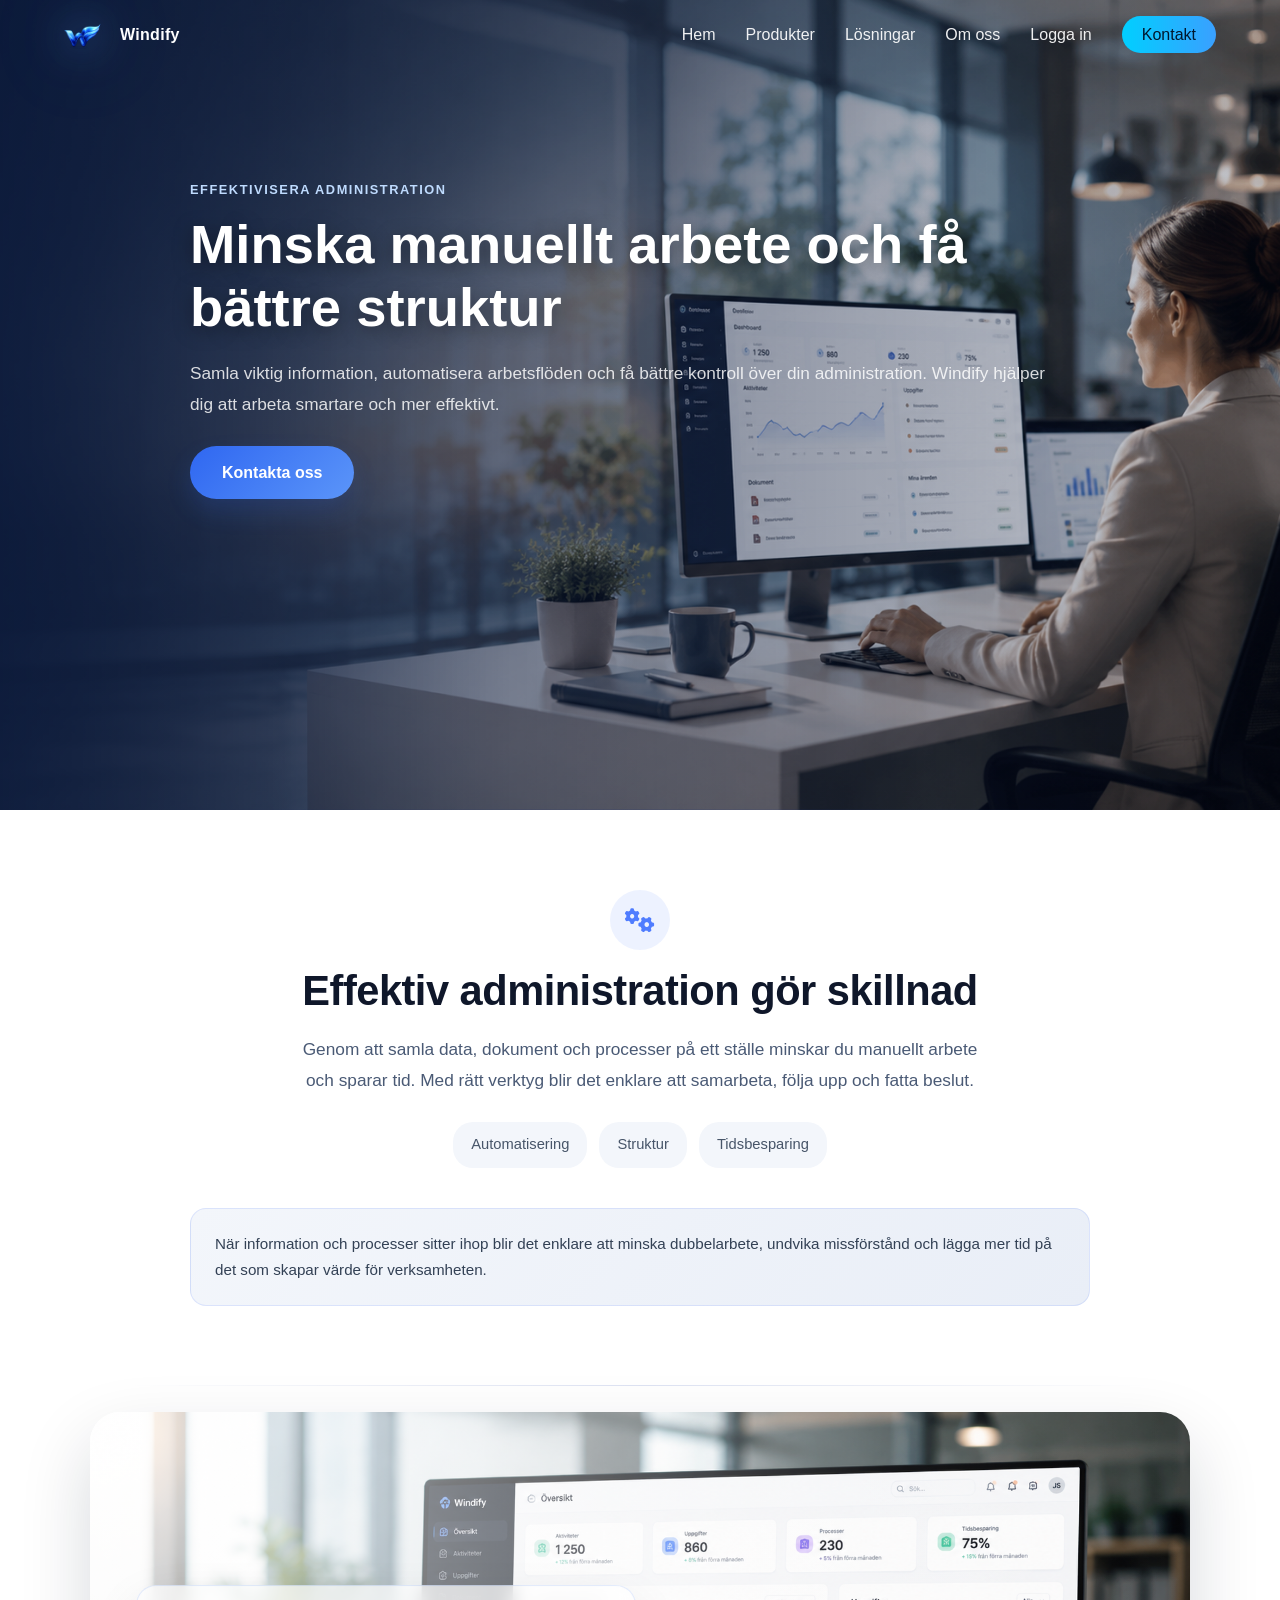
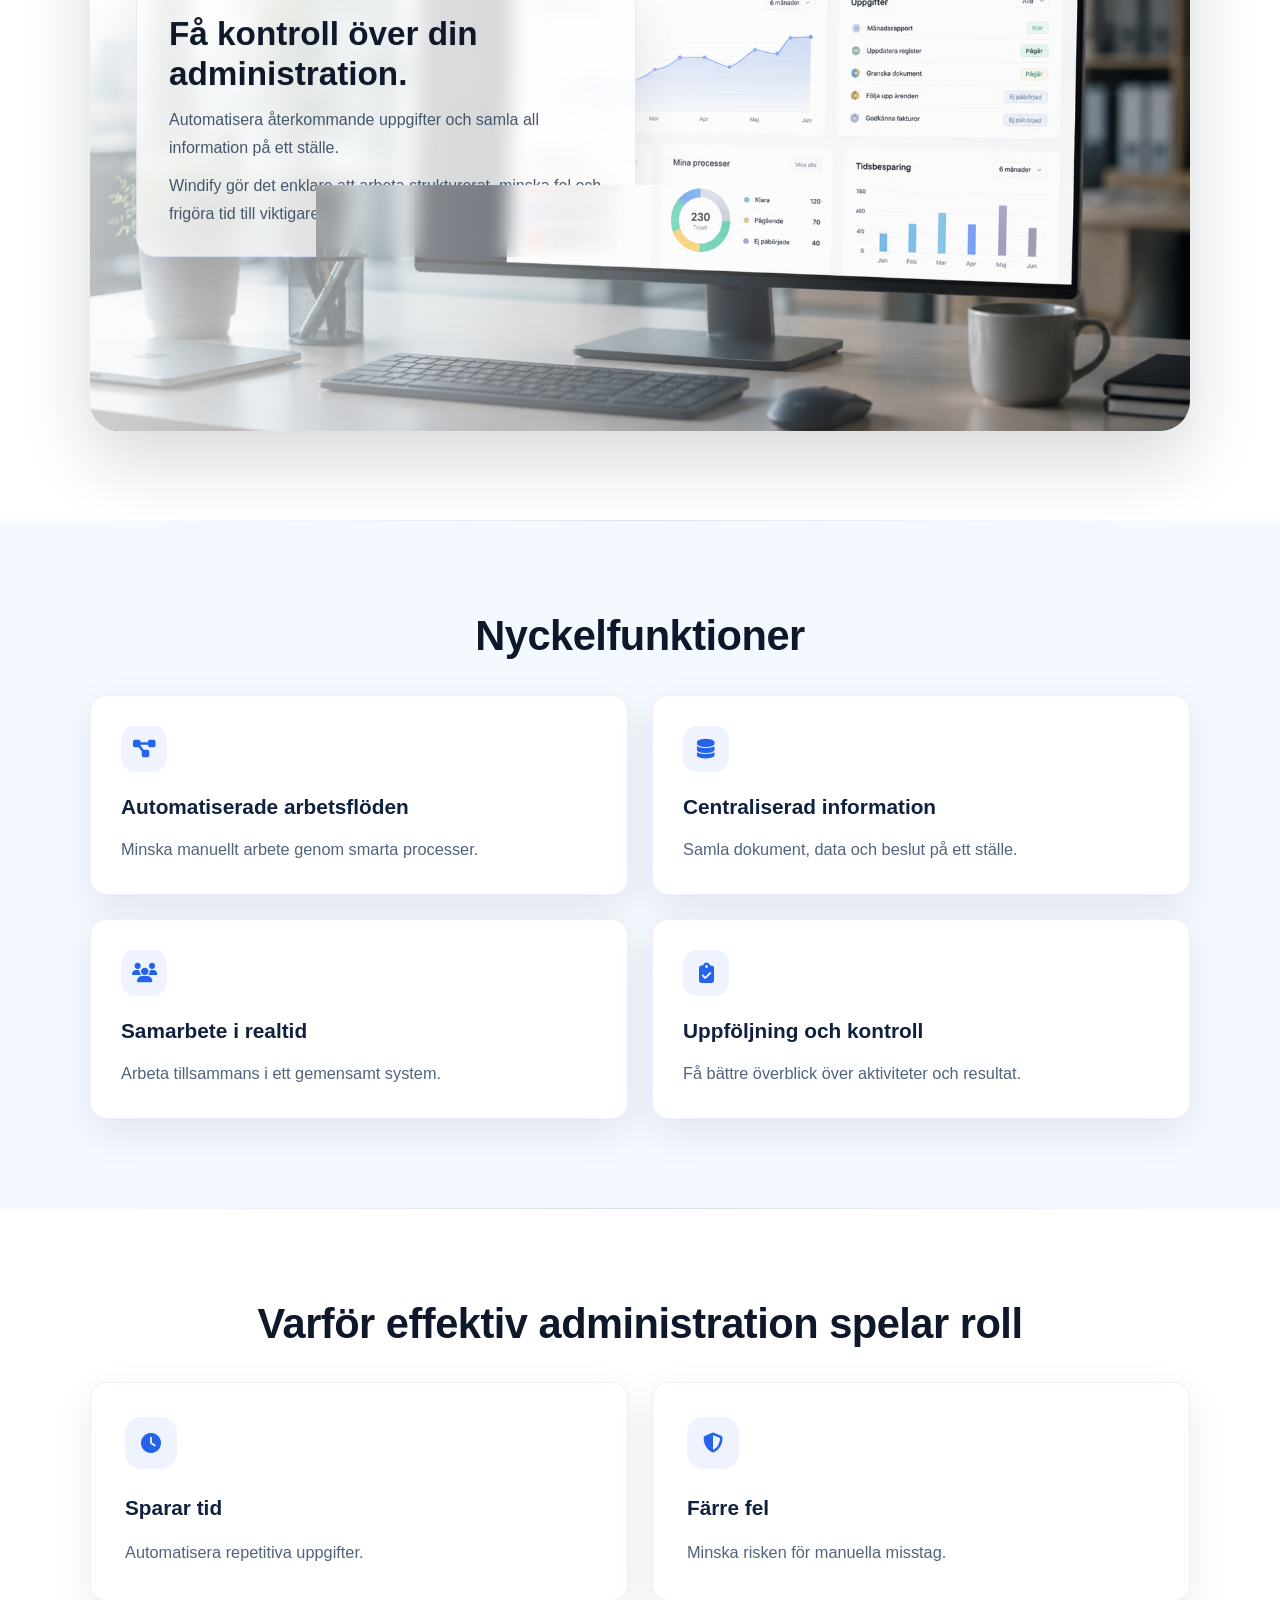
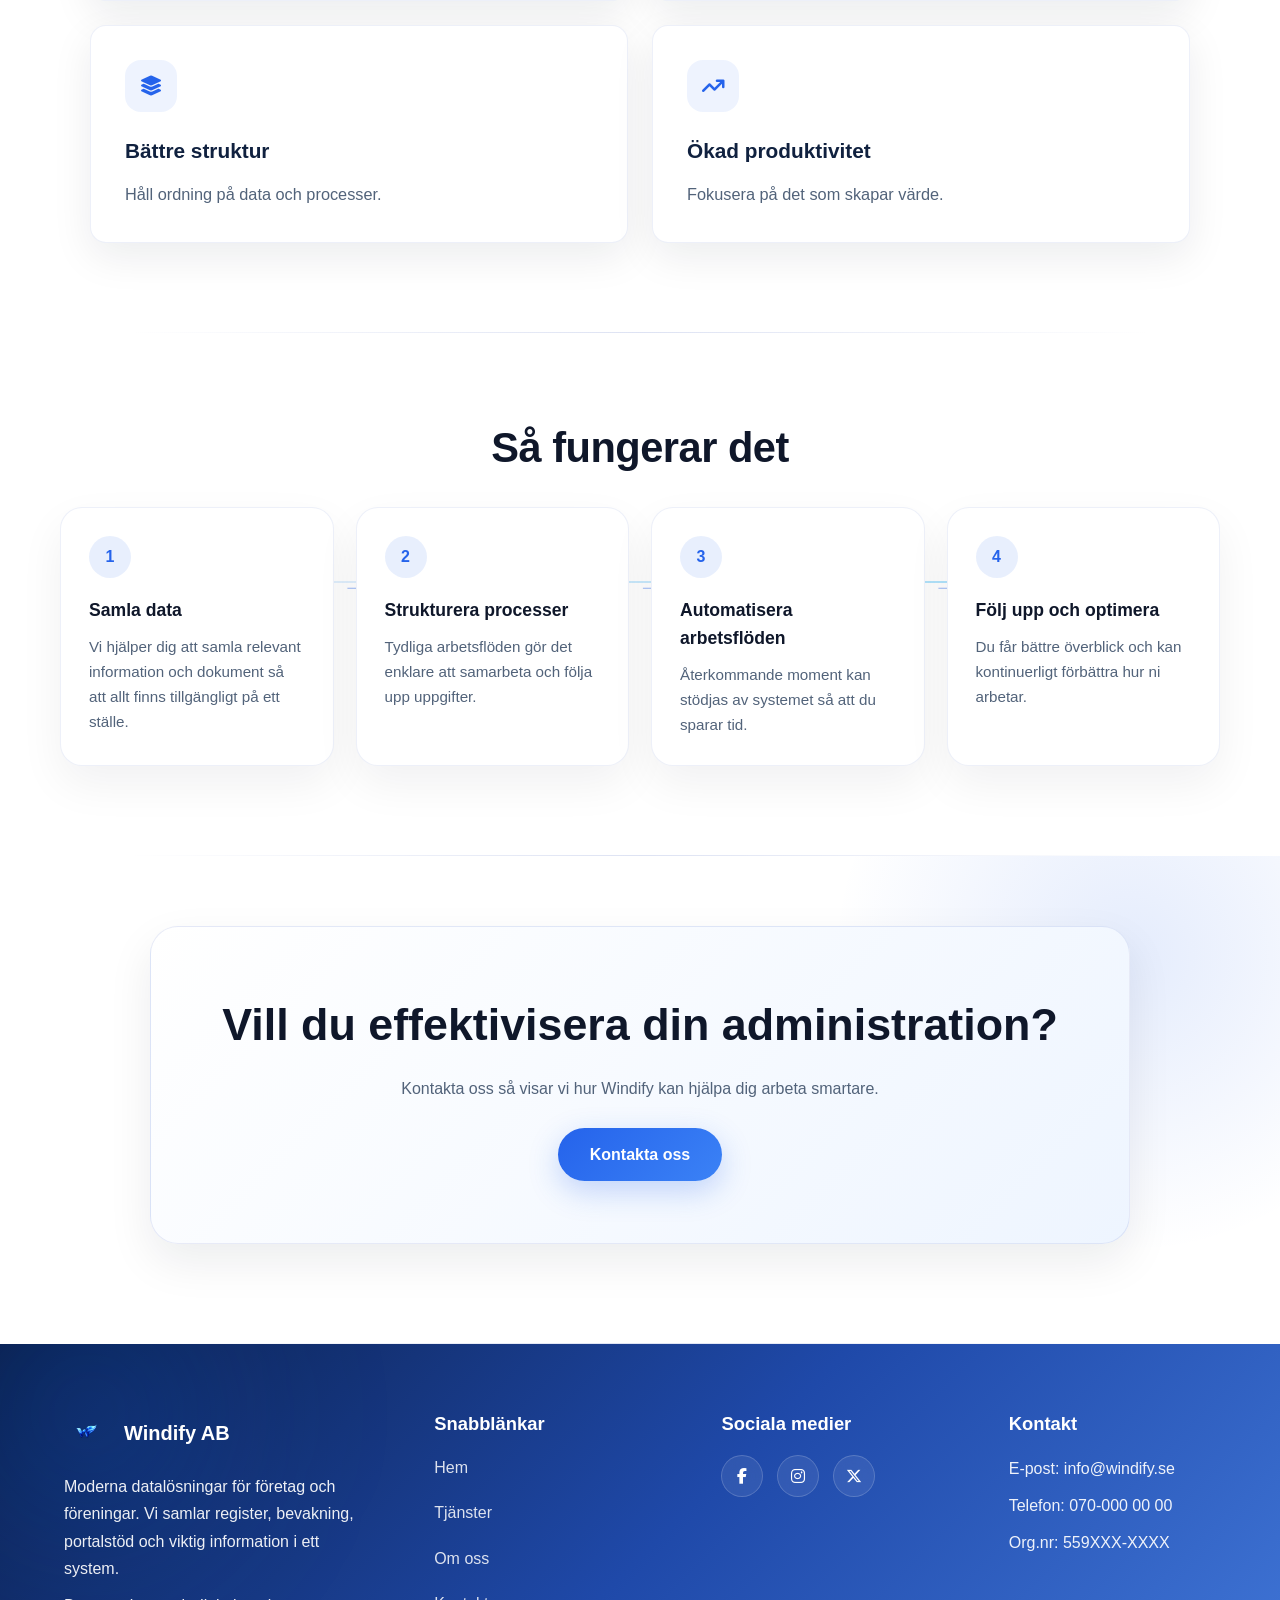
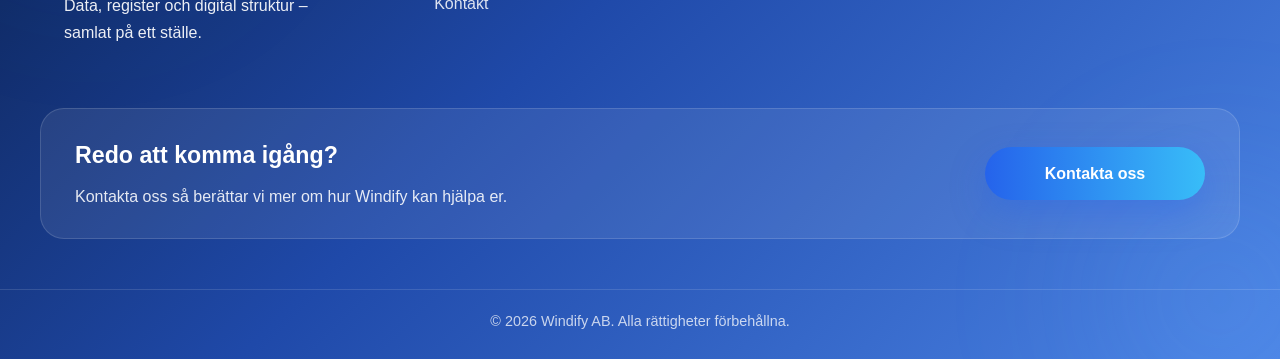
<file: effektivisera.html>
<!doctype html>
<html lang="sv">
  <head>
    <meta charset="UTF-8" />
    <meta name="viewport" content="width=device-width, initial-scale=1.0" />
    <title>Effektivisera administration | Windify AB</title>
    <link
      rel="stylesheet"
      href="https://cdnjs.cloudflare.com/ajax/libs/font-awesome/6.5.0/css/all.min.css"
    />
    <link rel="stylesheet" href="main.css" />
  </head>
  <body>
    <nav class="navbar">
      <div class="nav-container">
        <a href="index.html" class="nav-brand">
          <img
            src="./static/images/windify-navbar-logo.png"
            alt="Windify logga"
            class="nav-logo"
          />
          <span class="nav-brand-name">Windify</span>
        </a>

        <button
          type="button"
          class="nav-toggle"
          aria-label="Öppna meny"
          aria-expanded="false"
          aria-controls="nav-menu"
        >
          <span></span>
          <span></span>
          <span></span>
        </button>

        <ul class="nav-menu" id="nav-menu">
          <li><a href="index.html">Hem</a></li>

          <li class="nav-item has-dropdown mobile-nav-item has-mobile-submenu">
            <a href="index.html#solutions" class="nav-desktop-link">
              <span class="nav-dropdown-label">Produkter</span>
              <i
                class="nav-dropdown-chevron fas fa-chevron-down"
                aria-hidden="true"
              ></i>
            </a>
            <div class="dropdown-menu desktop-mega-menu">
              <a href="register.html" class="mega-item">
                <span class="mega-icon"><i class="fa-solid fa-database"></i></span>
                <span class="mega-text">
                  <strong>Register & datakvalitet</strong>
                  <span
                    >Håll kund- och medlemsdata uppdaterad, korrekt och redo att
                    användas.</span
                  >
                </span>
              </a>
              <a href="urval.html" class="mega-item">
                <span class="mega-icon"><i class="fa-solid fa-bullseye"></i></span>
                <span class="mega-text">
                  <strong>Urval & prospektering</strong>
                  <span
                    >Hitta rätt företag, målgrupper och beslutsfattare med
                    träffsäkra urval.</span
                  >
                </span>
              </a>
              <a href="bevakning.html" class="mega-item">
                <span class="mega-icon"><i class="fa-solid fa-bell"></i></span>
                <span class="mega-text">
                  <strong>Bevakning i realtid</strong>
                  <span
                    >Följ viktiga förändringar och agera när informationen
                    uppdateras.</span
                  >
                </span>
              </a>
              <a href="portal.html" class="mega-item">
                <span class="mega-icon"
                  ><i class="fa-solid fa-layer-group"></i
                ></span>
                <span class="mega-text">
                  <strong>Digital portal</strong>
                  <span
                    >Samla register, dokument, möten och arbetsflöden i ett
                    modernt system.</span
                  >
                </span>
              </a>
            </div>
            <button
              type="button"
              class="mobile-submenu-toggle"
              aria-expanded="false"
              aria-controls="nav-mobile-produkter"
            >
              Produkter
              <i class="fa-solid fa-chevron-down" aria-hidden="true"></i>
            </button>
            <div
              class="mobile-submenu"
              id="nav-mobile-produkter"
              role="region"
              aria-label="Produkter"
            >
              <a href="register.html">Register &amp; datakvalitet</a>
              <a href="urval.html">Urval &amp; prospektering</a>
              <a href="bevakning.html">Bevakning i realtid</a>
              <a href="portal.html">Digital portal</a>
            </div>
          </li>

          <li class="nav-item has-dropdown mobile-nav-item has-mobile-submenu">
            <a href="index.html#solutions" class="nav-desktop-link">
              <span class="nav-dropdown-label">Lösningar</span>
              <i
                class="nav-dropdown-chevron fas fa-chevron-down"
                aria-hidden="true"
              ></i>
            </a>
            <div class="dropdown-menu large desktop-mega-menu">
              <a href="foretag.html" class="mega-item">
                <span class="mega-icon"><i class="fa-solid fa-building"></i></span>
                <span class="mega-text">
                  <strong>För företag</strong>
                  <span
                    >Datadrivna verktyg för försäljning, marknad, analys och
                    beslut.</span
                  >
                </span>
              </a>
              <a href="foreningar.html" class="mega-item">
                <span class="mega-icon"><i class="fa-solid fa-users"></i></span>
                <span class="mega-text">
                  <strong>För föreningar</strong>
                  <span
                    >Digital struktur för register, fiskrätt, markägare och
                    dokument.</span
                  >
                </span>
              </a>
              <a href="hitta-nya-kunder.html" class="mega-item">
                <span class="mega-icon"
                  ><i class="fa-solid fa-magnifying-glass-chart"></i
                ></span>
                <span class="mega-text">
                  <strong>Hitta nya kunder</strong>
                  <span
                    >Nå rätt målgrupp snabbare med uppdaterad och relevant
                    data.</span
                  >
                </span>
              </a>
              <a href="effektivisera.html" class="mega-item">
                <span class="mega-icon"><i class="fa-solid fa-gears"></i></span>
                <span class="mega-text">
                  <strong>Effektivisera administration</strong>
                  <span
                    >Minska manuellt arbete och samla viktig information på ett
                    ställe.</span
                  >
                </span>
              </a>
            </div>
            <button
              type="button"
              class="mobile-submenu-toggle"
              aria-expanded="false"
              aria-controls="nav-mobile-losningar"
            >
              Lösningar
              <i class="fa-solid fa-chevron-down" aria-hidden="true"></i>
            </button>
            <div
              class="mobile-submenu"
              id="nav-mobile-losningar"
              role="region"
              aria-label="Lösningar"
            >
              <a href="foretag.html">För företag</a>
              <a href="foreningar.html">För föreningar</a>
              <a href="hitta-nya-kunder.html">Hitta nya kunder</a>
              <a href="effektivisera.html">Effektivisera administration</a>
            </div>
          </li>

          <li><a href="index.html#about">Om oss</a></li>
          <li><a href="#">Logga in</a></li>
          <li><a href="kontakt.html" class="nav-cta">Kontakt</a></li>
        </ul>
      </div>
    </nav>

    <main class="product-page product-page-effektivisera">
      <section class="product-hero">
        <div class="section-header">
          <span class="section-kicker">EFFEKTIVISERA ADMINISTRATION</span>
          <h1>Minska manuellt arbete och få bättre struktur</h1>
          <p>
            Samla viktig information, automatisera arbetsflöden och få bättre
            kontroll över din administration. Windify hjälper dig att arbeta
            smartare och mer effektivt.
          </p>
          <a href="kontakt.html" class="btn">Kontakta oss</a>
        </div>
      </section>

      <section class="product-overview">
        <div class="section-header">
          <div class="overview-icon">
            <i class="fa-solid fa-gears"></i>
          </div>
          <h2>Effektiv administration gör skillnad</h2>
          <p>
            Genom att samla data, dokument och processer på ett ställe minskar
            du manuellt arbete och sparar tid. Med rätt verktyg blir det enklare
            att samarbeta, följa upp och fatta beslut.
          </p>
          <div class="overview-badges">
            <span>Automatisering</span>
            <span>Struktur</span>
            <span>Tidsbesparing</span>
          </div>
        </div>
        <p class="product-trust-note">
          När information och processer sitter ihop blir det enklare att minska
          dubbelarbete, undvika missförstånd och lägga mer tid på det som skapar
          värde för verksamheten.
        </p>
      </section>

      <section class="product-visual-showcase">
        <div class="product-visual-wrap">
          <img
            src="./static/images/effektivisera-dashboard.png"
            alt="Översikt över administration och arbetsflöden"
          />
          <div class="product-visual-copy">
            <h2>Få kontroll över din administration.</h2>
            <p>
              Automatisera återkommande uppgifter och samla all information på
              ett ställe.
            </p>
            <p>
              Windify gör det enklare att arbeta strukturerat, minska fel och
              frigöra tid till viktigare saker.
            </p>
          </div>
        </div>
      </section>

      <section class="product-features">
        <div class="section-header">
          <h2>Nyckelfunktioner</h2>
        </div>
        <div class="product-grid product-grid-4">
          <article class="product-card feature-card">
            <div class="product-card-icon">
              <i class="fa-solid fa-diagram-project"></i>
            </div>
            <h3>Automatiserade arbetsflöden</h3>
            <p>Minska manuellt arbete genom smarta processer.</p>
          </article>
          <article class="product-card feature-card">
            <div class="product-card-icon">
              <i class="fa-solid fa-database"></i>
            </div>
            <h3>Centraliserad information</h3>
            <p>Samla dokument, data och beslut på ett ställe.</p>
          </article>
          <article class="product-card feature-card">
            <div class="product-card-icon">
              <i class="fa-solid fa-users"></i>
            </div>
            <h3>Samarbete i realtid</h3>
            <p>Arbeta tillsammans i ett gemensamt system.</p>
          </article>
          <article class="product-card feature-card">
            <div class="product-card-icon">
              <i class="fa-solid fa-clipboard-check"></i>
            </div>
            <h3>Uppföljning och kontroll</h3>
            <p>Få bättre överblick över aktiviteter och resultat.</p>
          </article>
        </div>
      </section>

      <section class="product-benefits">
        <div class="section-header">
          <h2>Varför effektiv administration spelar roll</h2>
        </div>
        <div class="product-grid product-grid-2">
          <article class="product-card benefit-card">
            <div class="card-icon">
              <i class="fa-solid fa-clock"></i>
            </div>
            <h3>Sparar tid</h3>
            <p>Automatisera repetitiva uppgifter.</p>
          </article>
          <article class="product-card benefit-card">
            <div class="card-icon">
              <i class="fa-solid fa-shield-halved"></i>
            </div>
            <h3>Färre fel</h3>
            <p>Minska risken för manuella misstag.</p>
          </article>
          <article class="product-card benefit-card">
            <div class="card-icon">
              <i class="fa-solid fa-layer-group"></i>
            </div>
            <h3>Bättre struktur</h3>
            <p>Håll ordning på data och processer.</p>
          </article>
          <article class="product-card benefit-card">
            <div class="card-icon">
              <i class="fa-solid fa-arrow-trend-up"></i>
            </div>
            <h3>Ökad produktivitet</h3>
            <p>Fokusera på det som skapar värde.</p>
          </article>
        </div>
      </section>

      <section class="product-process">
        <div class="section-header">
          <h2>Så fungerar det</h2>
        </div>
        <div class="process-grid">
          <article class="process-card">
            <div class="process-number">1</div>
            <h3>Samla data</h3>
            <p>
              Vi hjälper dig att samla relevant information och dokument så att
              allt finns tillgängligt på ett ställe.
            </p>
          </article>
          <article class="process-card">
            <div class="process-number">2</div>
            <h3>Strukturera processer</h3>
            <p>
              Tydliga arbetsflöden gör det enklare att samarbeta och följa upp
              uppgifter.
            </p>
          </article>
          <article class="process-card">
            <div class="process-number">3</div>
            <h3>Automatisera arbetsflöden</h3>
            <p>
              Återkommande moment kan stödjas av systemet så att du sparar tid.
            </p>
          </article>
          <article class="process-card">
            <div class="process-number">4</div>
            <h3>Följ upp och optimera</h3>
            <p>
              Du får bättre överblick och kan kontinuerligt förbättra hur ni
              arbetar.
            </p>
          </article>
        </div>
      </section>

      <section class="product-final-cta cta-section">
        <div class="product-cta-card">
          <h2>Vill du effektivisera din administration?</h2>
          <p>
            Kontakta oss så visar vi hur Windify kan hjälpa dig arbeta smartare.
          </p>
          <a href="kontakt.html" class="btn cta-button">Kontakta oss</a>
        </div>
      </section>
    </main>

    <footer id="contact" class="footer">
      <div class="footer-container">
        <div class="footer-column">
          <div class="footer-brand">
            <img
              src="./static/images/windify-navbar-logo.png"
              alt="Windify logo"
            />
            <span>Windify AB</span>
          </div>
          <p>
            Moderna datalösningar för företag och föreningar. Vi samlar
            register, bevakning, portalstöd och viktig information i ett system.
          </p>
          <p class="footer-tagline">
            Data, register och digital struktur – samlat på ett ställe.
          </p>
        </div>

        <div class="footer-column">
          <h4>Snabblänkar</h4>
          <ul class="footer-links">
            <li><a href="index.html">Hem</a></li>
            <li><a href="index.html#solutions">Tjänster</a></li>
            <li><a href="index.html#about">Om oss</a></li>
            <li><a href="kontakt.html">Kontakt</a></li>
          </ul>
        </div>

        <div class="footer-column">
          <h4>Sociala medier</h4>
          <div class="social-icons">
            <a href="#" target="_blank" aria-label="Facebook"
              ><i class="fab fa-facebook-f"></i
            ></a>
            <a href="#" target="_blank" aria-label="Instagram"
              ><i class="fab fa-instagram"></i
            ></a>
            <a href="#" target="_blank" aria-label="X"
              ><i class="fab fa-x-twitter"></i
            ></a>
          </div>
        </div>

        <div class="footer-column">
          <h4>Kontakt</h4>
          <p>E-post: info@windify.se</p>
          <p>Telefon: 070-000 00 00</p>
          <p>Org.nr: 559XXX-XXXX</p>
        </div>
      </div>

      <div class="footer-cta">
        <div class="footer-cta-content">
          <h4>Redo att komma igång?</h4>
          <p>Kontakta oss så berättar vi mer om hur Windify kan hjälpa er.</p>
        </div>
        <a href="kontakt.html" class="footer-cta-btn">Kontakta oss</a>
      </div>

      <div class="footer-bottom">
        <p>&copy; 2026 Windify AB. Alla rättigheter förbehållna.</p>
      </div>
    </footer>
    <script>
      const navbar = document.querySelector(".navbar");
      const navToggle = document.querySelector(".nav-toggle");
      const navMenu = document.querySelector(".nav-menu");

      window.addEventListener("scroll", () => {
        if (window.scrollY > 20) {
          navbar.classList.add("scrolled");
        } else {
          navbar.classList.remove("scrolled");
        }
      });

      function closeMobileAccordions() {
        document.querySelectorAll(".mobile-nav-item.open").forEach((item) => {
          item.classList.remove("open");
          const btn = item.querySelector(".mobile-submenu-toggle");
          if (btn) btn.setAttribute("aria-expanded", "false");
        });
      }

      if (navToggle && navMenu) {
        navToggle.addEventListener("click", () => {
          const isOpen = navMenu.classList.toggle("is-open");
          navToggle.setAttribute("aria-expanded", String(isOpen));
          if (!isOpen) {
            closeMobileAccordions();
          }
        });

        navMenu.querySelectorAll(".mobile-submenu-toggle").forEach((toggle) => {
          toggle.addEventListener("click", (e) => {
            if (window.innerWidth > 768) return;
            e.preventDefault();
            e.stopPropagation();
            const item = toggle.closest(".mobile-nav-item");
            if (!item) return;
            document.querySelectorAll(".mobile-nav-item.open").forEach((openItem) => {
              if (openItem !== item) {
                openItem.classList.remove("open");
                const b = openItem.querySelector(".mobile-submenu-toggle");
                if (b) b.setAttribute("aria-expanded", "false");
              }
            });
            item.classList.toggle("open");
            toggle.setAttribute(
              "aria-expanded",
              String(item.classList.contains("open"))
            );
          });
        });

        navMenu.querySelectorAll("a").forEach((link) => {
          link.addEventListener("click", () => {
            navMenu.classList.remove("is-open");
            navToggle.setAttribute("aria-expanded", "false");
            closeMobileAccordions();
          });
        });

        window.addEventListener("resize", () => {
          if (window.innerWidth > 768) {
            navMenu.classList.remove("is-open");
            navToggle.setAttribute("aria-expanded", "false");
            closeMobileAccordions();
          }
        });

        window
          .matchMedia("(max-width: 768px)")
          .addEventListener("change", (e) => {
            if (!e.matches) {
              closeMobileAccordions();
            }
          });
      }
    </script>
  </body>
</html>
</file>
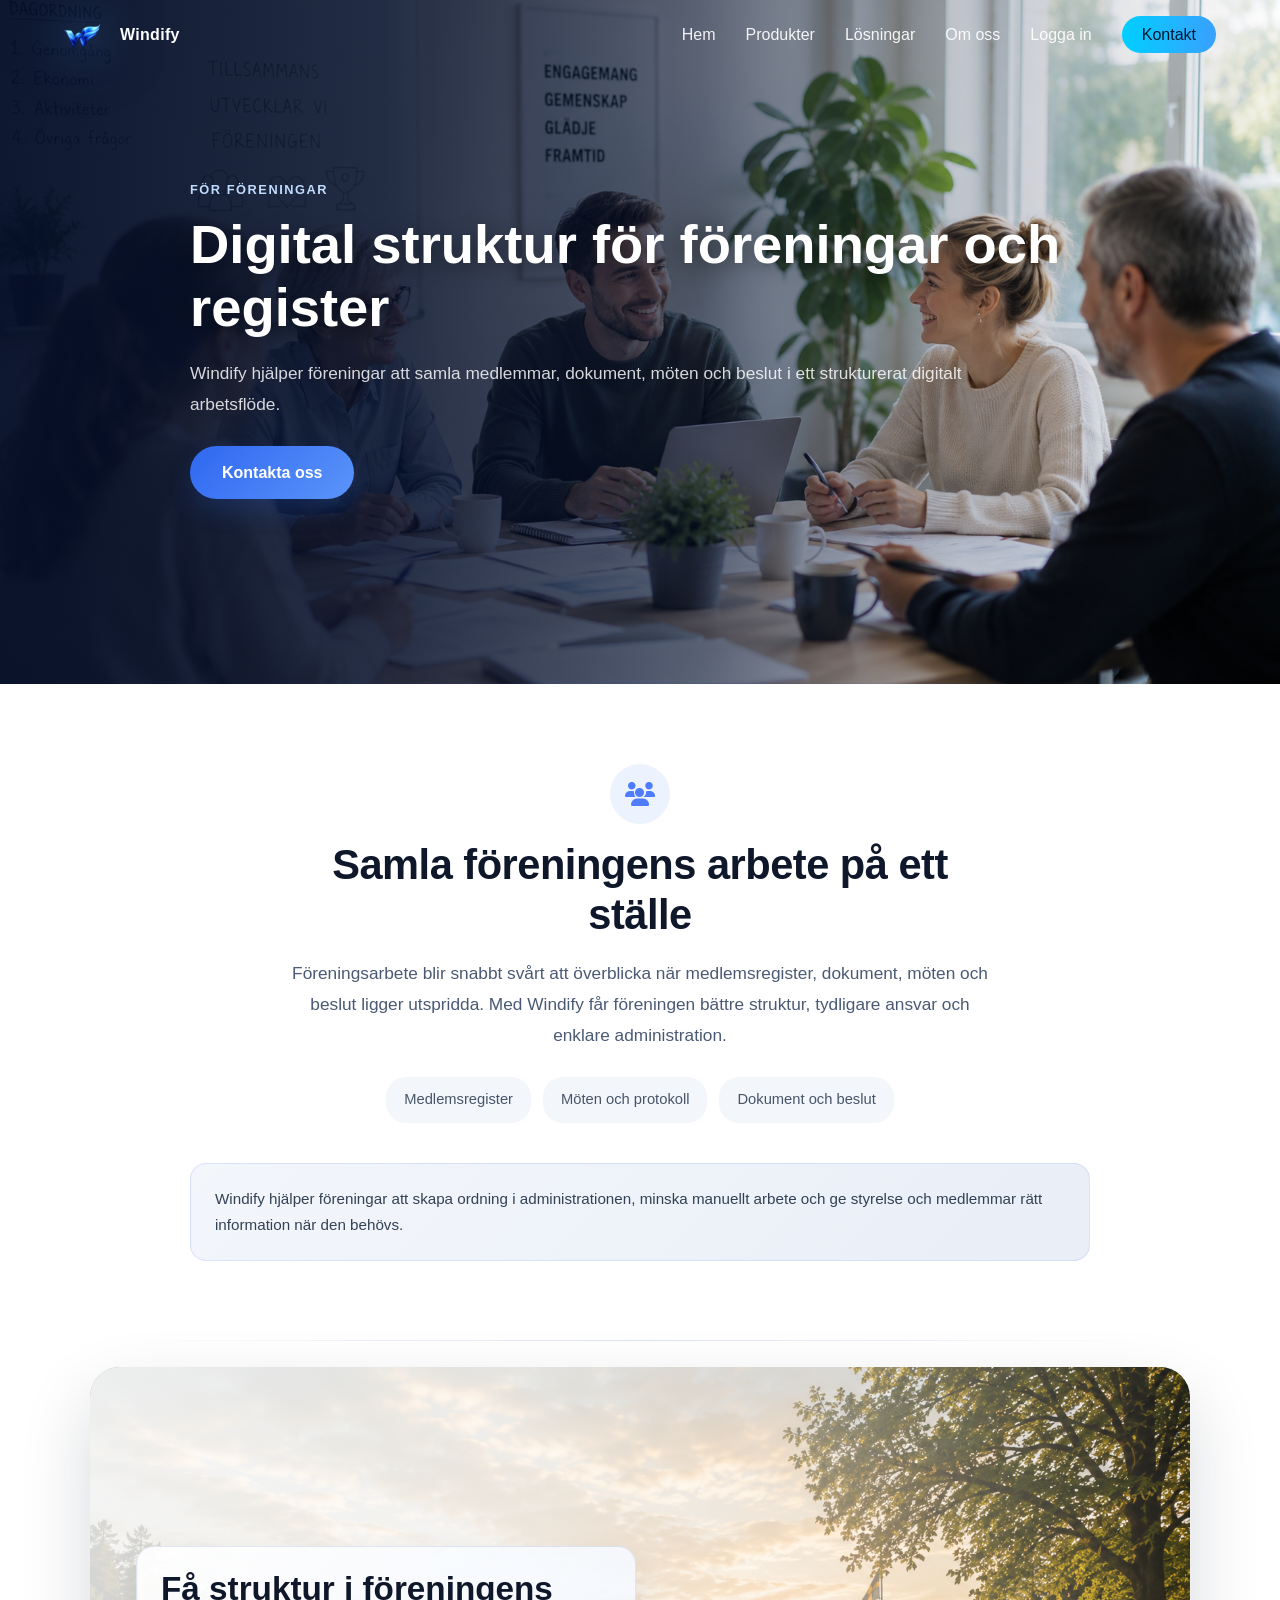
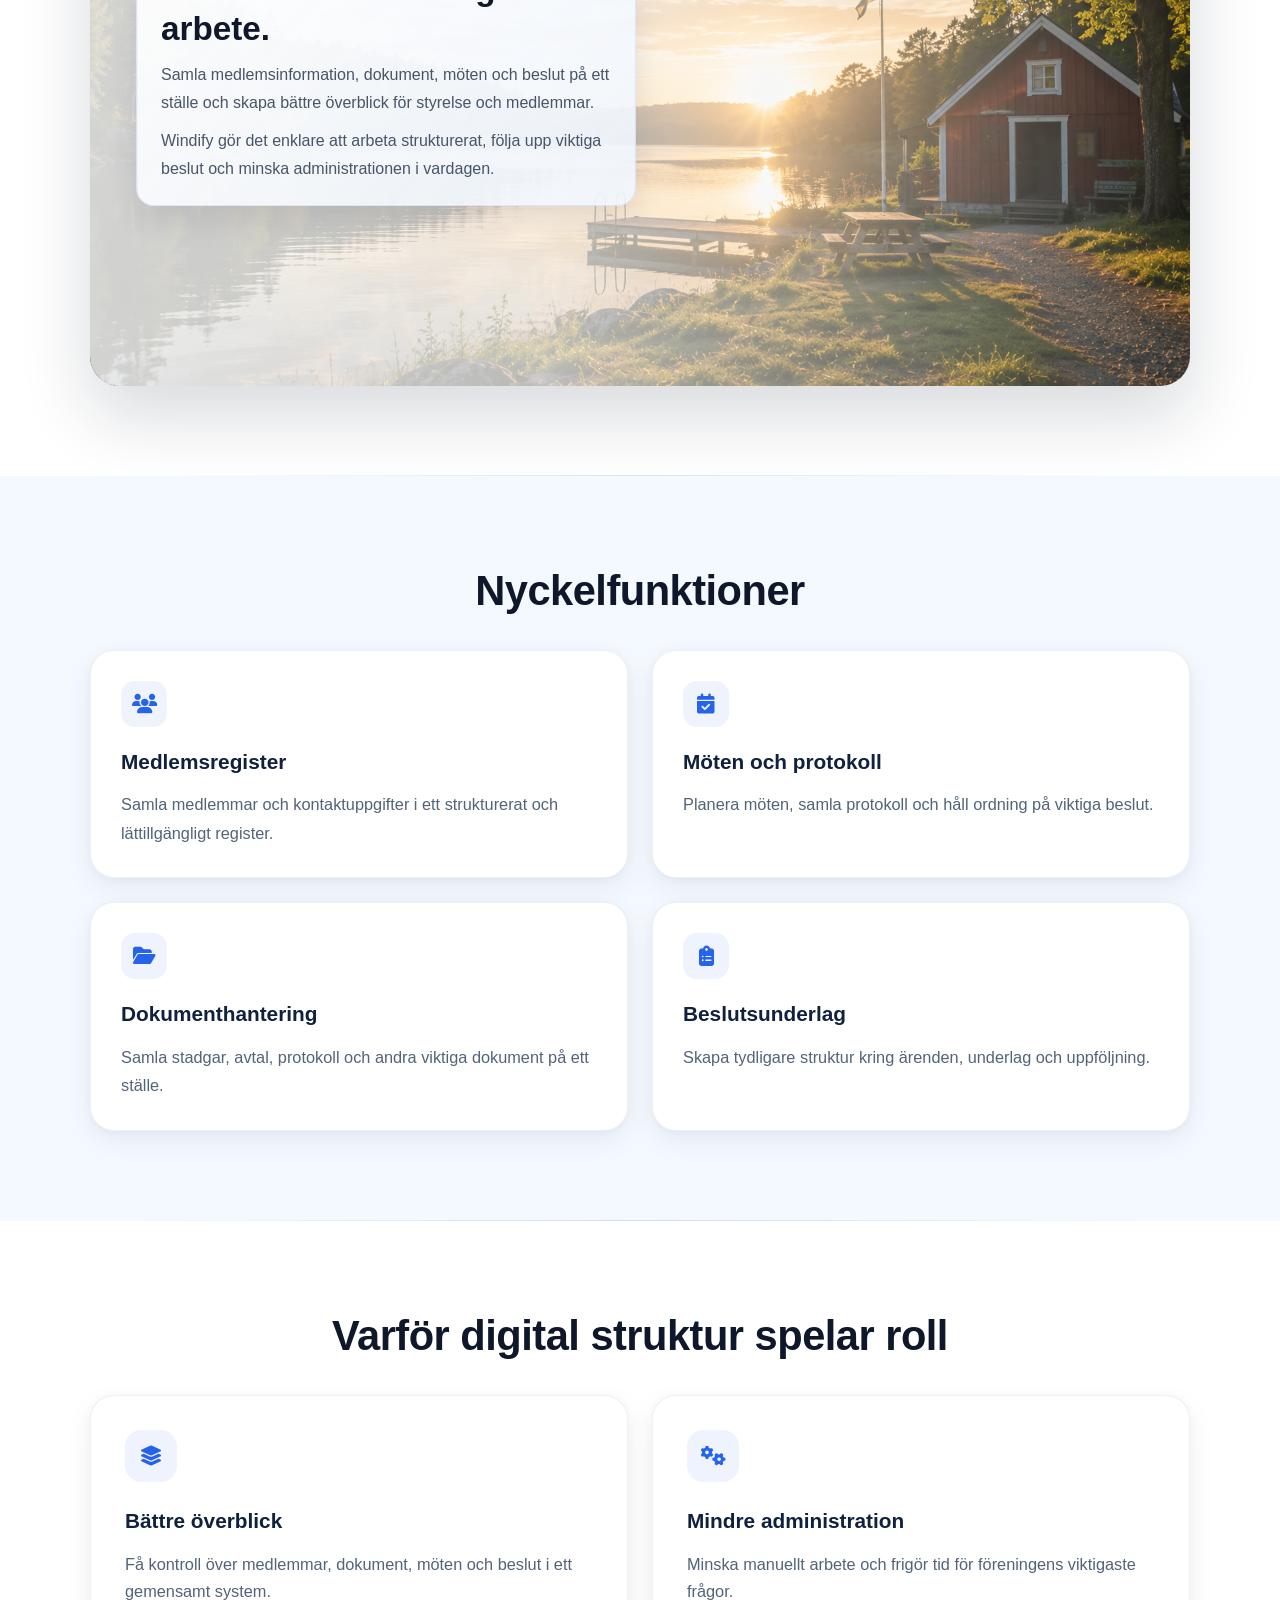
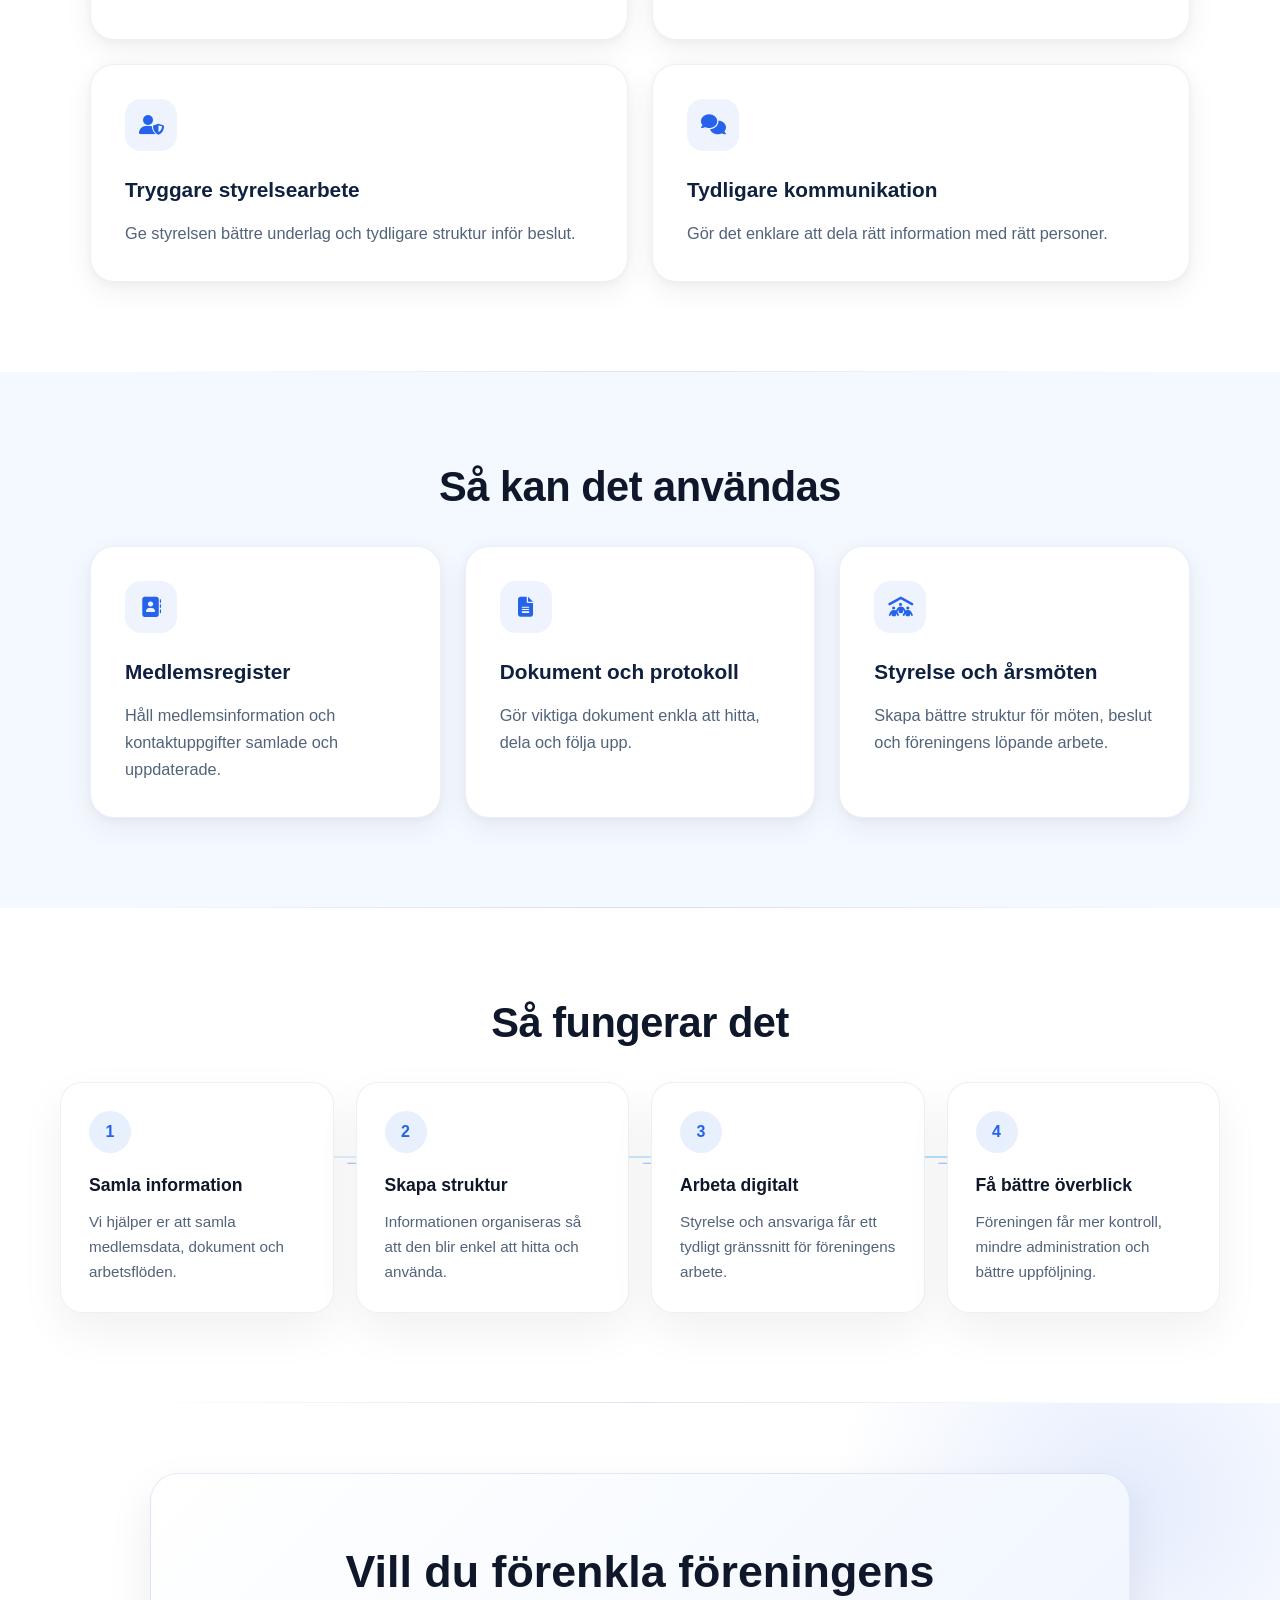
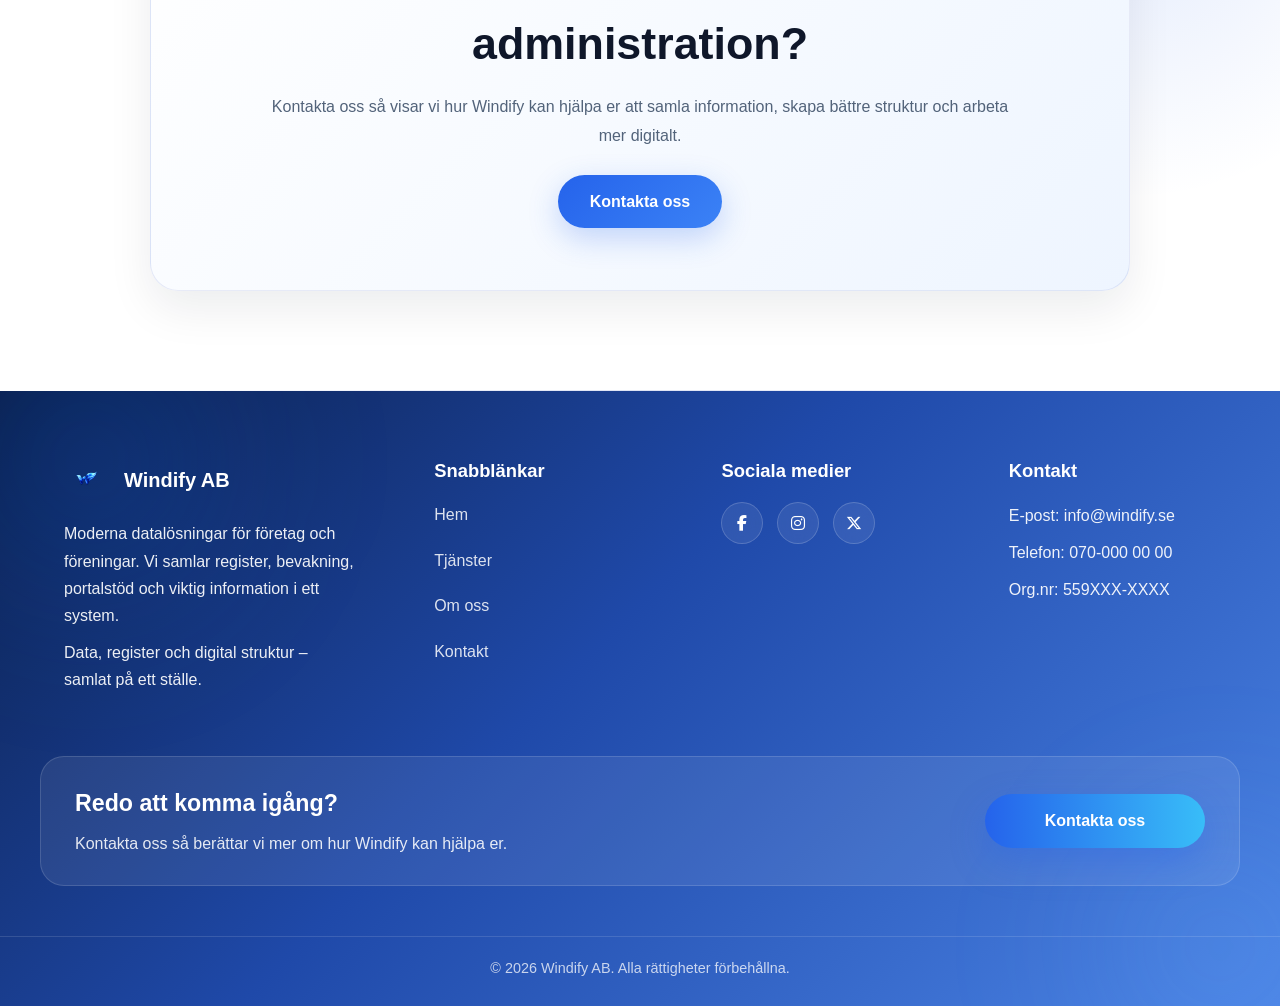
<file: foreningar.html>
<!doctype html>
<html lang="sv">
  <head>
    <meta charset="UTF-8" />
    <meta name="viewport" content="width=device-width, initial-scale=1.0" />
    <title>För föreningar | Windify AB</title>
    <link
      rel="stylesheet"
      href="https://cdnjs.cloudflare.com/ajax/libs/font-awesome/6.5.0/css/all.min.css"
    />
    <link rel="stylesheet" href="main.css" />
  </head>
  <body>
    <nav class="navbar">
      <div class="nav-container">
        <a href="index.html" class="nav-brand">
          <img
            src="./static/images/windify-navbar-logo.png"
            alt="Windify logga"
            class="nav-logo"
          />
          <span class="nav-brand-name">Windify</span>
        </a>

        <button
          type="button"
          class="nav-toggle"
          aria-label="Öppna meny"
          aria-expanded="false"
          aria-controls="nav-menu"
        >
          <span></span>
          <span></span>
          <span></span>
        </button>

        <ul class="nav-menu" id="nav-menu">
          <li><a href="index.html">Hem</a></li>

          <li class="nav-item has-dropdown mobile-nav-item has-mobile-submenu">
            <a href="index.html#solutions" class="nav-desktop-link">
              <span class="nav-dropdown-label">Produkter</span>
              <i
                class="nav-dropdown-chevron fas fa-chevron-down"
                aria-hidden="true"
              ></i>
            </a>
            <div class="dropdown-menu desktop-mega-menu">
              <a href="register.html" class="mega-item">
                <span class="mega-icon"><i class="fa-solid fa-database"></i></span>
                <span class="mega-text">
                  <strong>Register & datakvalitet</strong>
                  <span
                    >Håll kund- och medlemsdata uppdaterad, korrekt och redo att
                    användas.</span
                  >
                </span>
              </a>
              <a href="urval.html" class="mega-item">
                <span class="mega-icon"><i class="fa-solid fa-bullseye"></i></span>
                <span class="mega-text">
                  <strong>Urval & prospektering</strong>
                  <span
                    >Hitta rätt företag, målgrupper och beslutsfattare med
                    träffsäkra urval.</span
                  >
                </span>
              </a>
              <a href="bevakning.html" class="mega-item">
                <span class="mega-icon"><i class="fa-solid fa-bell"></i></span>
                <span class="mega-text">
                  <strong>Bevakning i realtid</strong>
                  <span
                    >Följ viktiga förändringar och agera när informationen
                    uppdateras.</span
                  >
                </span>
              </a>
              <a href="portal.html" class="mega-item">
                <span class="mega-icon"
                  ><i class="fa-solid fa-layer-group"></i
                ></span>
                <span class="mega-text">
                  <strong>Digital portal</strong>
                  <span
                    >Samla register, dokument, möten och arbetsflöden i ett
                    modernt system.</span
                  >
                </span>
              </a>
            </div>
            <button
              type="button"
              class="mobile-submenu-toggle"
              aria-expanded="false"
              aria-controls="nav-mobile-produkter"
            >
              Produkter
              <i class="fa-solid fa-chevron-down" aria-hidden="true"></i>
            </button>
            <div
              class="mobile-submenu"
              id="nav-mobile-produkter"
              role="region"
              aria-label="Produkter"
            >
              <a href="register.html">Register &amp; datakvalitet</a>
              <a href="urval.html">Urval &amp; prospektering</a>
              <a href="bevakning.html">Bevakning i realtid</a>
              <a href="portal.html">Digital portal</a>
            </div>
          </li>

          <li class="nav-item has-dropdown mobile-nav-item has-mobile-submenu">
            <a href="index.html#solutions" class="nav-desktop-link">
              <span class="nav-dropdown-label">Lösningar</span>
              <i
                class="nav-dropdown-chevron fas fa-chevron-down"
                aria-hidden="true"
              ></i>
            </a>
            <div class="dropdown-menu large desktop-mega-menu">
              <a href="foretag.html" class="mega-item">
                <span class="mega-icon"><i class="fa-solid fa-building"></i></span>
                <span class="mega-text">
                  <strong>För företag</strong>
                  <span
                    >Datadrivna verktyg för försäljning, marknad, analys och
                    beslut.</span
                  >
                </span>
              </a>
              <a href="foreningar.html" class="mega-item">
                <span class="mega-icon"><i class="fa-solid fa-users"></i></span>
                <span class="mega-text">
                  <strong>För föreningar</strong>
                  <span
                    >Digital struktur för register, fiskrätt, markägare och
                    dokument.</span
                  >
                </span>
              </a>
              <a href="hitta-nya-kunder.html" class="mega-item">
                <span class="mega-icon"
                  ><i class="fa-solid fa-magnifying-glass-chart"></i
                ></span>
                <span class="mega-text">
                  <strong>Hitta nya kunder</strong>
                  <span
                    >Nå rätt målgrupp snabbare med uppdaterad och relevant
                    data.</span
                  >
                </span>
              </a>
              <a href="effektivisera.html" class="mega-item">
                <span class="mega-icon"><i class="fa-solid fa-gears"></i></span>
                <span class="mega-text">
                  <strong>Effektivisera administration</strong>
                  <span
                    >Minska manuellt arbete och samla viktig information på ett
                    ställe.</span
                  >
                </span>
              </a>
            </div>
            <button
              type="button"
              class="mobile-submenu-toggle"
              aria-expanded="false"
              aria-controls="nav-mobile-losningar"
            >
              Lösningar
              <i class="fa-solid fa-chevron-down" aria-hidden="true"></i>
            </button>
            <div
              class="mobile-submenu"
              id="nav-mobile-losningar"
              role="region"
              aria-label="Lösningar"
            >
              <a href="foretag.html">För företag</a>
              <a href="foreningar.html">För föreningar</a>
              <a href="hitta-nya-kunder.html">Hitta nya kunder</a>
              <a href="effektivisera.html">Effektivisera administration</a>
            </div>
          </li>

          <li><a href="index.html#about">Om oss</a></li>
          <li><a href="#">Logga in</a></li>
          <li><a href="kontakt.html" class="nav-cta">Kontakt</a></li>
        </ul>
      </div>
    </nav>

    <main class="product-page product-page-foreningar">
      <section class="product-hero">
        <div class="section-header">
          <span class="section-kicker">FÖR FÖRENINGAR</span>
          <h1>Digital struktur för föreningar och register</h1>
          <p>
            Windify hjälper föreningar att samla medlemmar, dokument, möten och
            beslut i ett strukturerat digitalt arbetsflöde.
          </p>
          <a href="kontakt.html" class="btn">Kontakta oss</a>
        </div>
      </section>

      <section class="product-overview">
        <div class="section-header">
          <div class="overview-icon">
            <i class="fa-solid fa-users"></i>
          </div>
          <h2>Samla föreningens arbete på ett ställe</h2>
          <p>
            Föreningsarbete blir snabbt svårt att överblicka när medlemsregister,
            dokument, möten och beslut ligger utspridda. Med Windify får
            föreningen bättre struktur, tydligare ansvar och enklare
            administration.
          </p>
          <div class="overview-badges">
            <span>Medlemsregister</span>
            <span>Möten och protokoll</span>
            <span>Dokument och beslut</span>
          </div>
        </div>
        <p class="product-trust-note">
          Windify hjälper föreningar att skapa ordning i administrationen, minska
          manuellt arbete och ge styrelse och medlemmar rätt information när den
          behövs.
        </p>
      </section>

      <section class="product-visual-showcase">
        <div class="product-visual-wrap">
          <img
            src="./static/images/foreningar-dashboard.png"
            alt="Översikt över föreningens dokument och arbetsflöden"
          />
          <div class="product-visual-copy">
            <h2>Få struktur i föreningens arbete.</h2>
            <p>
              Samla medlemsinformation, dokument, möten och beslut på ett ställe
              och skapa bättre överblick för styrelse och medlemmar.
            </p>
            <p>
              Windify gör det enklare att arbeta strukturerat, följa upp viktiga
              beslut och minska administrationen i vardagen.
            </p>
          </div>
        </div>
      </section>

      <section class="product-features">
        <div class="section-header">
          <h2>Nyckelfunktioner</h2>
        </div>
        <div class="product-grid product-grid-4">
          <article class="product-card feature-card">
            <div class="product-card-icon">
              <i class="fa-solid fa-users"></i>
            </div>
            <h3>Medlemsregister</h3>
            <p>
              Samla medlemmar och kontaktuppgifter i ett strukturerat och
              lättillgängligt register.
            </p>
          </article>
          <article class="product-card feature-card">
            <div class="product-card-icon">
              <i class="fa-solid fa-calendar-check"></i>
            </div>
            <h3>Möten och protokoll</h3>
            <p>
              Planera möten, samla protokoll och håll ordning på viktiga beslut.
            </p>
          </article>
          <article class="product-card feature-card">
            <div class="product-card-icon">
              <i class="fa-solid fa-folder-open"></i>
            </div>
            <h3>Dokumenthantering</h3>
            <p>
              Samla stadgar, avtal, protokoll och andra viktiga dokument på ett
              ställe.
            </p>
          </article>
          <article class="product-card feature-card">
            <div class="product-card-icon">
              <i class="fa-solid fa-clipboard-list"></i>
            </div>
            <h3>Beslutsunderlag</h3>
            <p>
              Skapa tydligare struktur kring ärenden, underlag och uppföljning.
            </p>
          </article>
        </div>
      </section>

      <section class="product-benefits">
        <div class="section-header">
          <h2>Varför digital struktur spelar roll</h2>
        </div>
        <div class="product-grid product-grid-2">
          <article class="product-card benefit-card">
            <div class="card-icon">
              <i class="fa-solid fa-layer-group"></i>
            </div>
            <h3>Bättre överblick</h3>
            <p>
              Få kontroll över medlemmar, dokument, möten och beslut i ett
              gemensamt system.
            </p>
          </article>
          <article class="product-card benefit-card">
            <div class="card-icon">
              <i class="fa-solid fa-gears"></i>
            </div>
            <h3>Mindre administration</h3>
            <p>
              Minska manuellt arbete och frigör tid för föreningens viktigaste
              frågor.
            </p>
          </article>
          <article class="product-card benefit-card">
            <div class="card-icon">
              <i class="fa-solid fa-user-shield"></i>
            </div>
            <h3>Tryggare styrelsearbete</h3>
            <p>
              Ge styrelsen bättre underlag och tydligare struktur inför beslut.
            </p>
          </article>
          <article class="product-card benefit-card">
            <div class="card-icon">
              <i class="fa-solid fa-comments"></i>
            </div>
            <h3>Tydligare kommunikation</h3>
            <p>Gör det enklare att dela rätt information med rätt personer.</p>
          </article>
        </div>
      </section>

      <section class="product-use-cases">
        <div class="section-header">
          <h2>Så kan det användas</h2>
        </div>
        <div class="product-grid product-grid-3">
          <article class="product-card use-card">
            <div class="card-icon">
              <i class="fa-solid fa-address-book"></i>
            </div>
            <h3>Medlemsregister</h3>
            <p>
              Håll medlemsinformation och kontaktuppgifter samlade och
              uppdaterade.
            </p>
          </article>
          <article class="product-card use-card">
            <div class="card-icon">
              <i class="fa-solid fa-file-lines"></i>
            </div>
            <h3>Dokument och protokoll</h3>
            <p>
              Gör viktiga dokument enkla att hitta, dela och följa upp.
            </p>
          </article>
          <article class="product-card use-card">
            <div class="card-icon">
              <i class="fa-solid fa-people-roof"></i>
            </div>
            <h3>Styrelse och årsmöten</h3>
            <p>
              Skapa bättre struktur för möten, beslut och föreningens löpande
              arbete.
            </p>
          </article>
        </div>
      </section>

      <section class="product-process">
        <div class="section-header">
          <h2>Så fungerar det</h2>
        </div>
        <div class="process-grid">
          <article class="process-card">
            <div class="process-number">1</div>
            <h3>Samla information</h3>
            <p>Vi hjälper er att samla medlemsdata, dokument och arbetsflöden.</p>
          </article>
          <article class="process-card">
            <div class="process-number">2</div>
            <h3>Skapa struktur</h3>
            <p>
              Informationen organiseras så att den blir enkel att hitta och
              använda.
            </p>
          </article>
          <article class="process-card">
            <div class="process-number">3</div>
            <h3>Arbeta digitalt</h3>
            <p>
              Styrelse och ansvariga får ett tydligt gränssnitt för föreningens
              arbete.
            </p>
          </article>
          <article class="process-card">
            <div class="process-number">4</div>
            <h3>Få bättre överblick</h3>
            <p>
              Föreningen får mer kontroll, mindre administration och bättre
              uppföljning.
            </p>
          </article>
        </div>
      </section>

      <section class="product-final-cta cta-section">
        <div class="product-cta-card">
          <h2>Vill du förenkla föreningens administration?</h2>
          <p>
            Kontakta oss så visar vi hur Windify kan hjälpa er att samla
            information, skapa bättre struktur och arbeta mer digitalt.
          </p>
          <a href="kontakt.html" class="btn cta-button">Kontakta oss</a>
        </div>
      </section>
    </main>

    <footer id="contact" class="footer">
      <div class="footer-container">
        <div class="footer-column">
          <div class="footer-brand">
            <img
              src="./static/images/windify-navbar-logo.png"
              alt="Windify logo"
            />
            <span>Windify AB</span>
          </div>
          <p>
            Moderna datalösningar för företag och föreningar. Vi samlar
            register, bevakning, portalstöd och viktig information i ett system.
          </p>
          <p class="footer-tagline">
            Data, register och digital struktur – samlat på ett ställe.
          </p>
        </div>

        <div class="footer-column">
          <h4>Snabblänkar</h4>
          <ul class="footer-links">
            <li><a href="index.html">Hem</a></li>
            <li><a href="index.html#solutions">Tjänster</a></li>
            <li><a href="index.html#about">Om oss</a></li>
            <li><a href="kontakt.html">Kontakt</a></li>
          </ul>
        </div>

        <div class="footer-column">
          <h4>Sociala medier</h4>
          <div class="social-icons">
            <a href="#" target="_blank" aria-label="Facebook"
              ><i class="fab fa-facebook-f"></i
            ></a>
            <a href="#" target="_blank" aria-label="Instagram"
              ><i class="fab fa-instagram"></i
            ></a>
            <a href="#" target="_blank" aria-label="X"
              ><i class="fab fa-x-twitter"></i
            ></a>
          </div>
        </div>

        <div class="footer-column">
          <h4>Kontakt</h4>
          <p>E-post: info@windify.se</p>
          <p>Telefon: 070-000 00 00</p>
          <p>Org.nr: 559XXX-XXXX</p>
        </div>
      </div>

      <div class="footer-cta">
        <div class="footer-cta-content">
          <h4>Redo att komma igång?</h4>
          <p>Kontakta oss så berättar vi mer om hur Windify kan hjälpa er.</p>
        </div>
        <a href="kontakt.html" class="footer-cta-btn">Kontakta oss</a>
      </div>

      <div class="footer-bottom">
        <p>&copy; 2026 Windify AB. Alla rättigheter förbehållna.</p>
      </div>
    </footer>
    <script>
      const navbar = document.querySelector(".navbar");
      const navToggle = document.querySelector(".nav-toggle");
      const navMenu = document.querySelector(".nav-menu");

      window.addEventListener("scroll", () => {
        if (window.scrollY > 20) {
          navbar.classList.add("scrolled");
        } else {
          navbar.classList.remove("scrolled");
        }
      });

      function closeMobileAccordions() {
        document.querySelectorAll(".mobile-nav-item.open").forEach((item) => {
          item.classList.remove("open");
          const btn = item.querySelector(".mobile-submenu-toggle");
          if (btn) btn.setAttribute("aria-expanded", "false");
        });
      }

      if (navToggle && navMenu) {
        navToggle.addEventListener("click", () => {
          const isOpen = navMenu.classList.toggle("is-open");
          navToggle.setAttribute("aria-expanded", String(isOpen));
          if (!isOpen) {
            closeMobileAccordions();
          }
        });

        navMenu.querySelectorAll(".mobile-submenu-toggle").forEach((toggle) => {
          toggle.addEventListener("click", (e) => {
            if (window.innerWidth > 768) return;
            e.preventDefault();
            e.stopPropagation();
            const item = toggle.closest(".mobile-nav-item");
            if (!item) return;
            document.querySelectorAll(".mobile-nav-item.open").forEach((openItem) => {
              if (openItem !== item) {
                openItem.classList.remove("open");
                const b = openItem.querySelector(".mobile-submenu-toggle");
                if (b) b.setAttribute("aria-expanded", "false");
              }
            });
            item.classList.toggle("open");
            toggle.setAttribute(
              "aria-expanded",
              String(item.classList.contains("open"))
            );
          });
        });

        navMenu.querySelectorAll("a").forEach((link) => {
          link.addEventListener("click", () => {
            navMenu.classList.remove("is-open");
            navToggle.setAttribute("aria-expanded", "false");
            closeMobileAccordions();
          });
        });

        window.addEventListener("resize", () => {
          if (window.innerWidth > 768) {
            navMenu.classList.remove("is-open");
            navToggle.setAttribute("aria-expanded", "false");
            closeMobileAccordions();
          }
        });

        window
          .matchMedia("(max-width: 768px)")
          .addEventListener("change", (e) => {
            if (!e.matches) {
              closeMobileAccordions();
            }
          });
      }
    </script>
  </body>
</html>
</file>
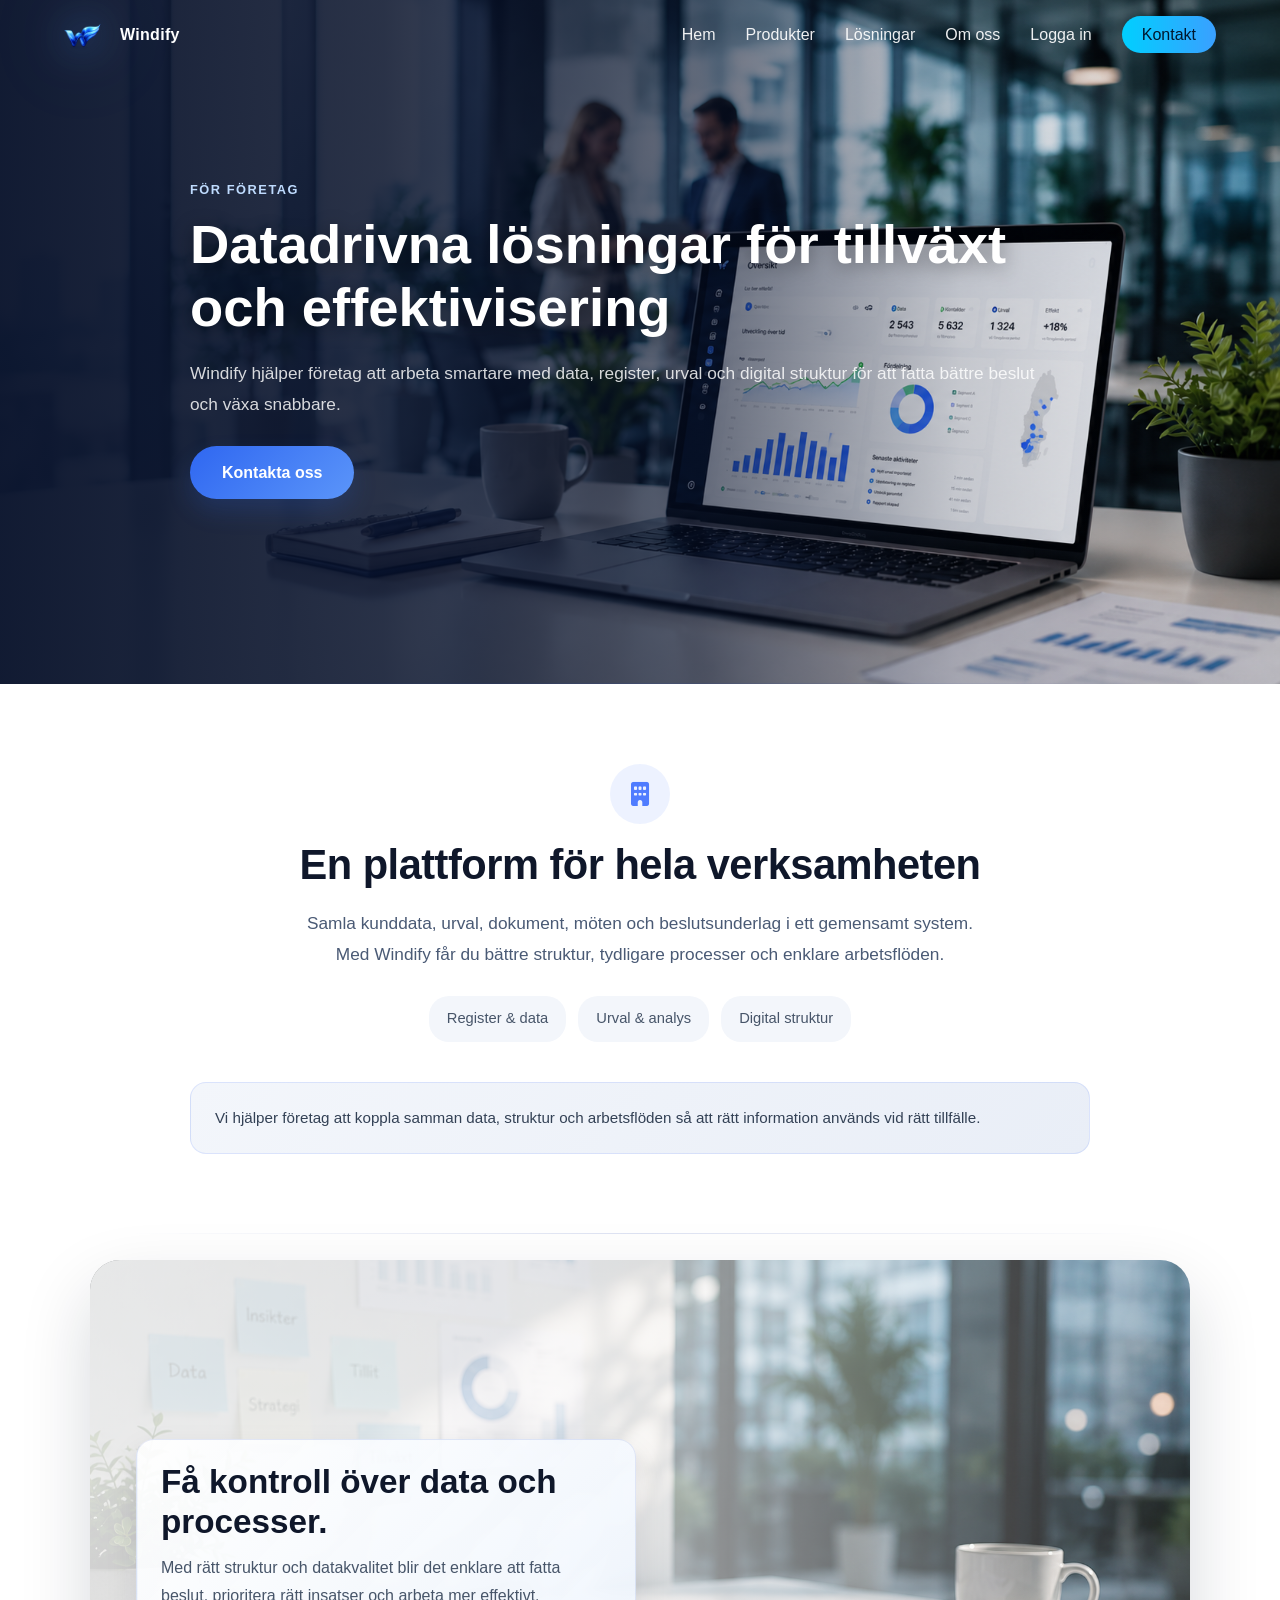
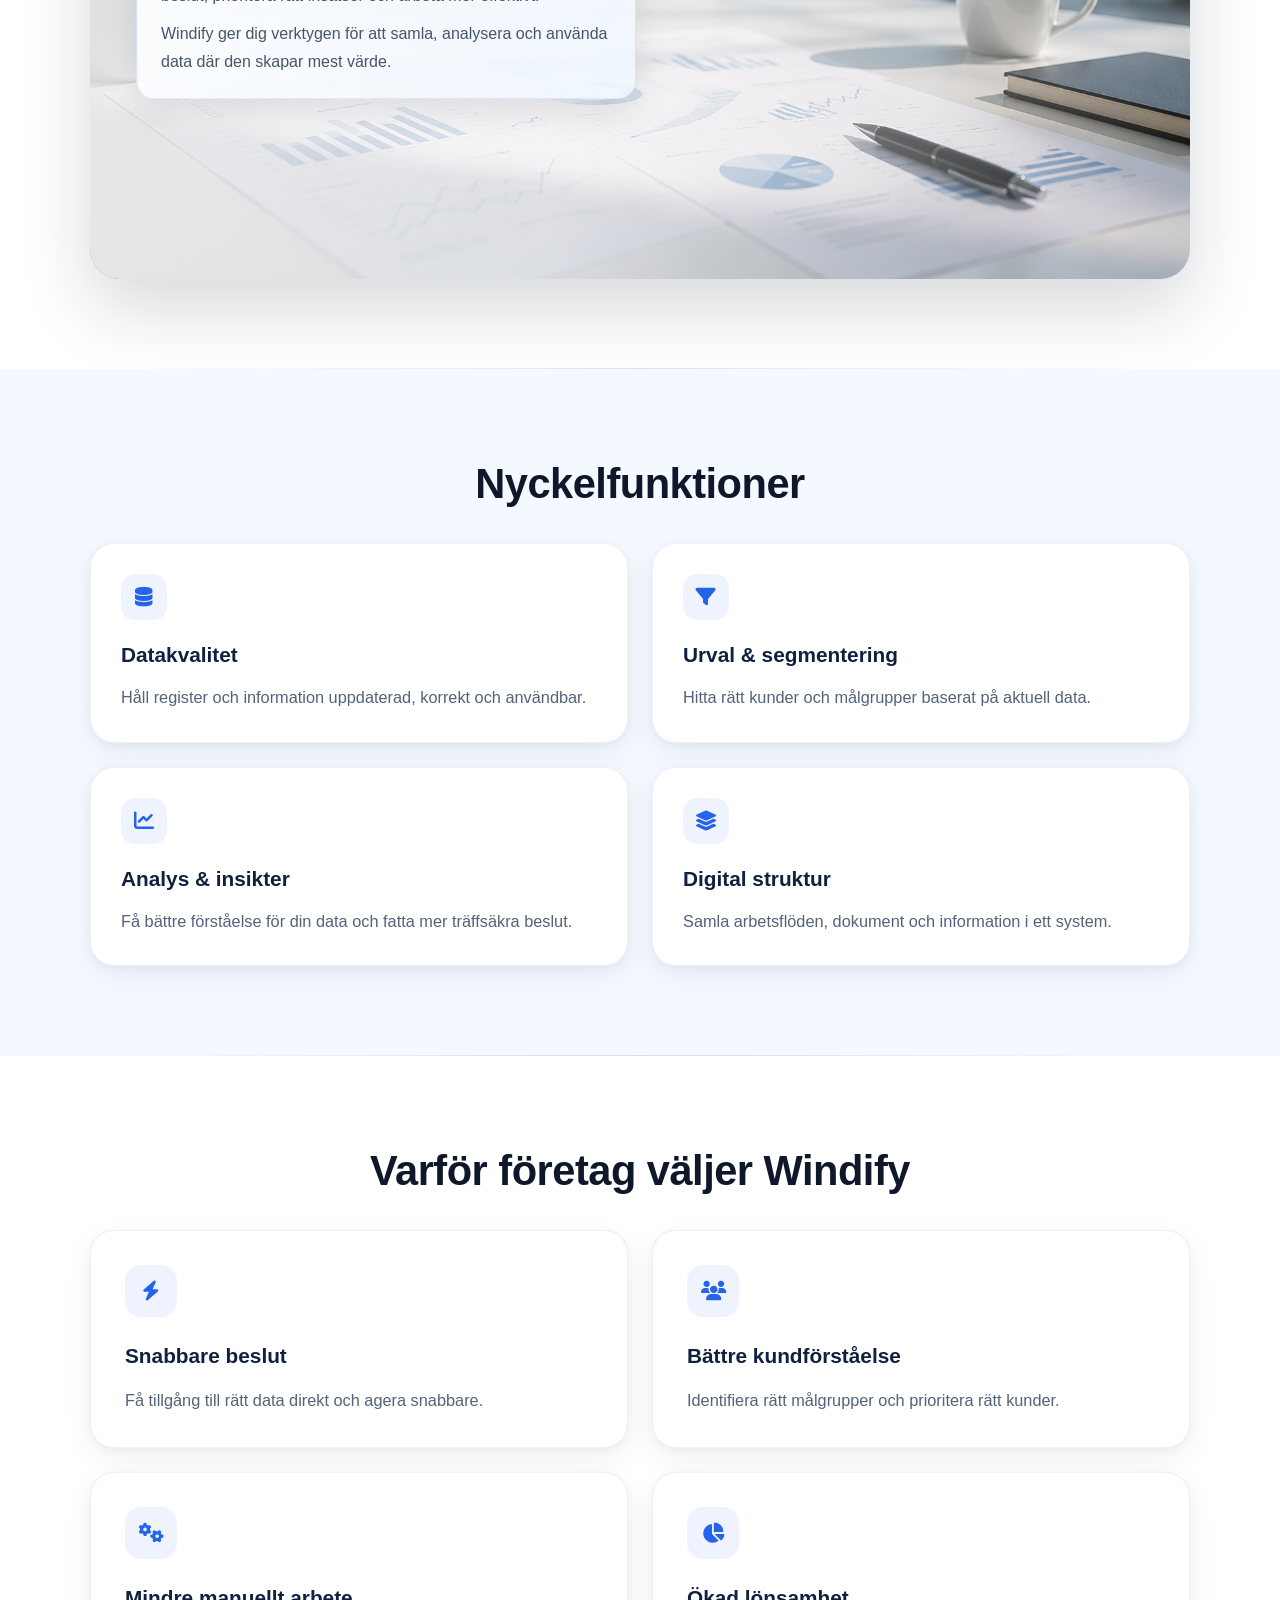
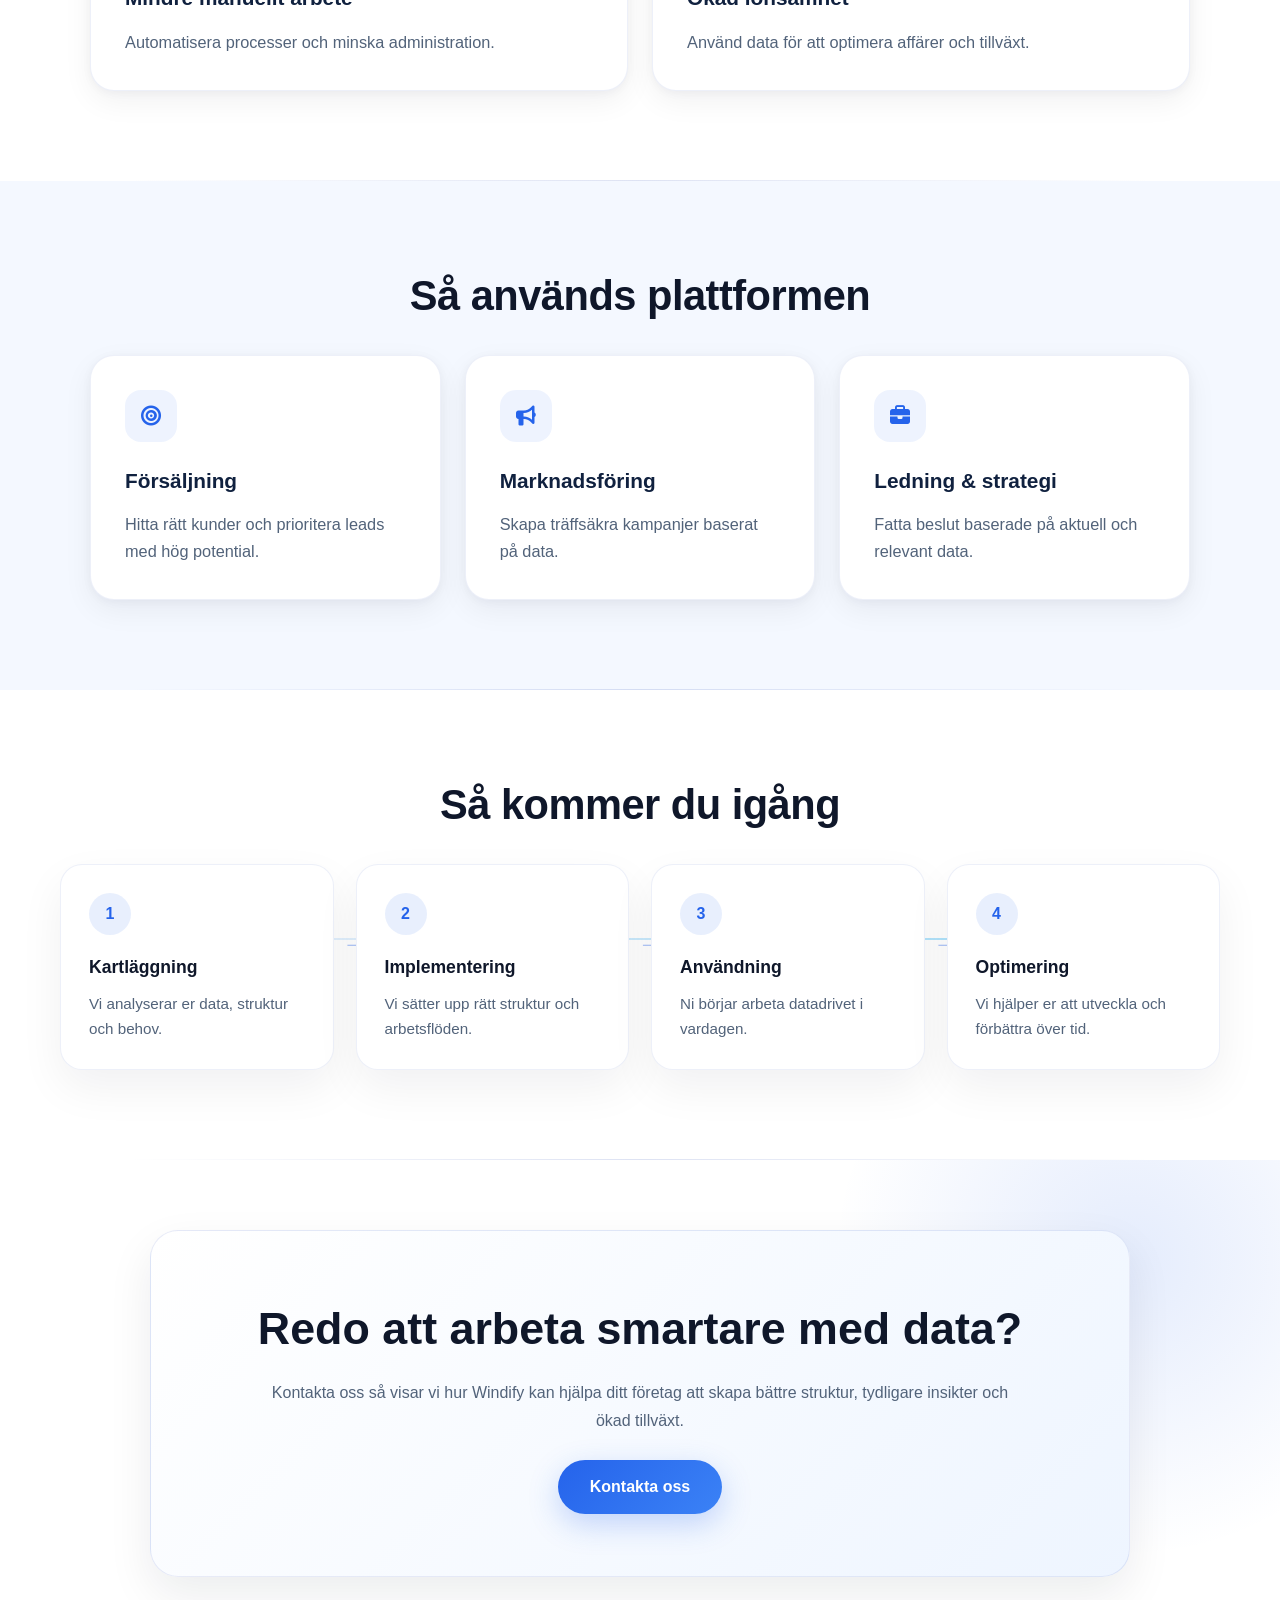
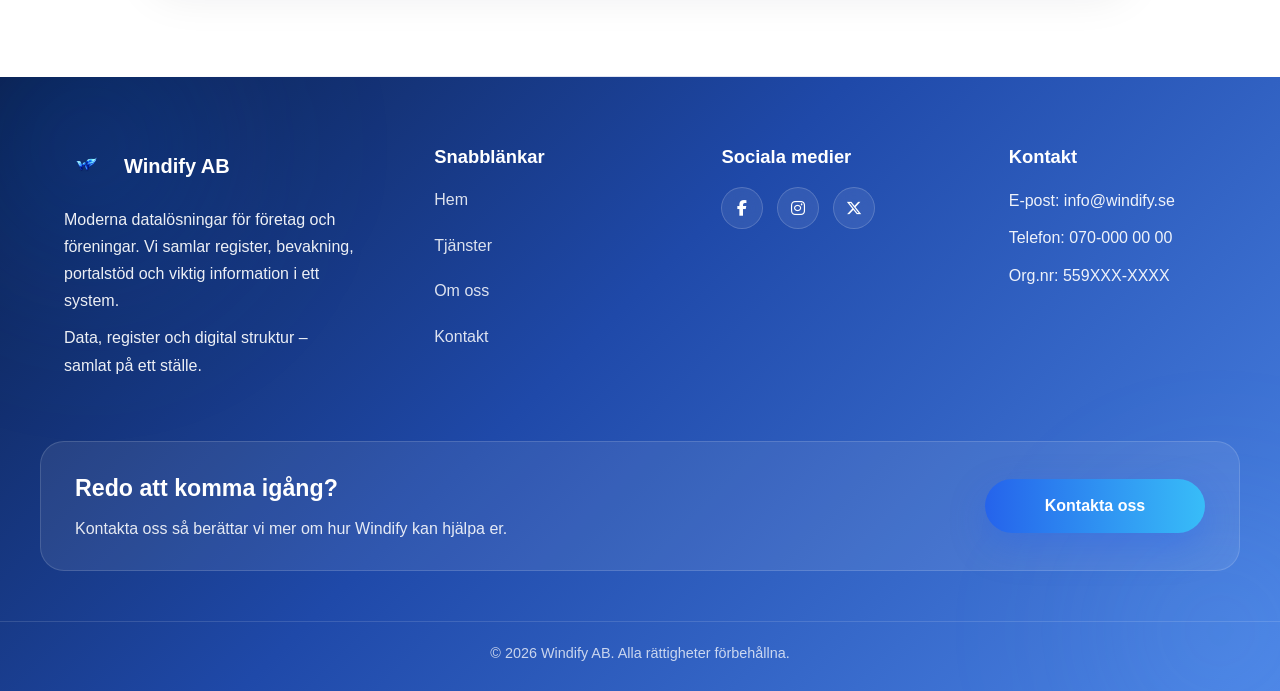
<file: foretag.html>
<!doctype html>
<html lang="sv">
  <head>
    <meta charset="UTF-8" />
    <meta name="viewport" content="width=device-width, initial-scale=1.0" />
    <title>För företag | Windify AB</title>
    <link
      rel="stylesheet"
      href="https://cdnjs.cloudflare.com/ajax/libs/font-awesome/6.5.0/css/all.min.css"
    />
    <link rel="stylesheet" href="main.css" />
  </head>
  <body>
    <nav class="navbar">
      <div class="nav-container">
        <a href="index.html" class="nav-brand">
          <img
            src="./static/images/windify-navbar-logo.png"
            alt="Windify logga"
            class="nav-logo"
          />
          <span class="nav-brand-name">Windify</span>
        </a>

        <button
          type="button"
          class="nav-toggle"
          aria-label="Öppna meny"
          aria-expanded="false"
          aria-controls="nav-menu"
        >
          <span></span>
          <span></span>
          <span></span>
        </button>

        <ul class="nav-menu" id="nav-menu">
          <li><a href="index.html">Hem</a></li>

          <li class="nav-item has-dropdown mobile-nav-item has-mobile-submenu">
            <a href="index.html#solutions" class="nav-desktop-link">
              <span class="nav-dropdown-label">Produkter</span>
              <i
                class="nav-dropdown-chevron fas fa-chevron-down"
                aria-hidden="true"
              ></i>
            </a>
            <div class="dropdown-menu desktop-mega-menu">
              <a href="register.html" class="mega-item">
                <span class="mega-icon"><i class="fa-solid fa-database"></i></span>
                <span class="mega-text">
                  <strong>Register & datakvalitet</strong>
                  <span
                    >Håll kund- och medlemsdata uppdaterad, korrekt och redo att
                    användas.</span
                  >
                </span>
              </a>
              <a href="urval.html" class="mega-item">
                <span class="mega-icon"><i class="fa-solid fa-bullseye"></i></span>
                <span class="mega-text">
                  <strong>Urval & prospektering</strong>
                  <span
                    >Hitta rätt företag, målgrupper och beslutsfattare med
                    träffsäkra urval.</span
                  >
                </span>
              </a>
              <a href="bevakning.html" class="mega-item">
                <span class="mega-icon"><i class="fa-solid fa-bell"></i></span>
                <span class="mega-text">
                  <strong>Bevakning i realtid</strong>
                  <span
                    >Följ viktiga förändringar och agera när informationen
                    uppdateras.</span
                  >
                </span>
              </a>
              <a href="portal.html" class="mega-item">
                <span class="mega-icon"
                  ><i class="fa-solid fa-layer-group"></i
                ></span>
                <span class="mega-text">
                  <strong>Digital portal</strong>
                  <span
                    >Samla register, dokument, möten och arbetsflöden i ett
                    modernt system.</span
                  >
                </span>
              </a>
            </div>
            <button
              type="button"
              class="mobile-submenu-toggle"
              aria-expanded="false"
              aria-controls="nav-mobile-produkter"
            >
              Produkter
              <i class="fa-solid fa-chevron-down" aria-hidden="true"></i>
            </button>
            <div
              class="mobile-submenu"
              id="nav-mobile-produkter"
              role="region"
              aria-label="Produkter"
            >
              <a href="register.html">Register &amp; datakvalitet</a>
              <a href="urval.html">Urval &amp; prospektering</a>
              <a href="bevakning.html">Bevakning i realtid</a>
              <a href="portal.html">Digital portal</a>
            </div>
          </li>

          <li class="nav-item has-dropdown mobile-nav-item has-mobile-submenu">
            <a href="index.html#solutions" class="nav-desktop-link">
              <span class="nav-dropdown-label">Lösningar</span>
              <i
                class="nav-dropdown-chevron fas fa-chevron-down"
                aria-hidden="true"
              ></i>
            </a>
            <div class="dropdown-menu large desktop-mega-menu">
              <a href="foretag.html" class="mega-item">
                <span class="mega-icon"><i class="fa-solid fa-building"></i></span>
                <span class="mega-text">
                  <strong>För företag</strong>
                  <span
                    >Datadrivna verktyg för försäljning, marknad, analys och
                    beslut.</span
                  >
                </span>
              </a>
              <a href="foreningar.html" class="mega-item">
                <span class="mega-icon"><i class="fa-solid fa-users"></i></span>
                <span class="mega-text">
                  <strong>För föreningar</strong>
                  <span
                    >Digital struktur för register, fiskrätt, markägare och
                    dokument.</span
                  >
                </span>
              </a>
              <a href="hitta-nya-kunder.html" class="mega-item">
                <span class="mega-icon"
                  ><i class="fa-solid fa-magnifying-glass-chart"></i
                ></span>
                <span class="mega-text">
                  <strong>Hitta nya kunder</strong>
                  <span
                    >Nå rätt målgrupp snabbare med uppdaterad och relevant
                    data.</span
                  >
                </span>
              </a>
              <a href="effektivisera.html" class="mega-item">
                <span class="mega-icon"><i class="fa-solid fa-gears"></i></span>
                <span class="mega-text">
                  <strong>Effektivisera administration</strong>
                  <span
                    >Minska manuellt arbete och samla viktig information på ett
                    ställe.</span
                  >
                </span>
              </a>
            </div>
            <button
              type="button"
              class="mobile-submenu-toggle"
              aria-expanded="false"
              aria-controls="nav-mobile-losningar"
            >
              Lösningar
              <i class="fa-solid fa-chevron-down" aria-hidden="true"></i>
            </button>
            <div
              class="mobile-submenu"
              id="nav-mobile-losningar"
              role="region"
              aria-label="Lösningar"
            >
              <a href="foretag.html">För företag</a>
              <a href="foreningar.html">För föreningar</a>
              <a href="hitta-nya-kunder.html">Hitta nya kunder</a>
              <a href="effektivisera.html">Effektivisera administration</a>
            </div>
          </li>

          <li><a href="index.html#about">Om oss</a></li>
          <li><a href="#">Logga in</a></li>
          <li><a href="kontakt.html" class="nav-cta">Kontakt</a></li>
        </ul>
      </div>
    </nav>

    <main class="product-page product-page-foretag">
      <section class="product-hero">
        <div class="section-header">
          <span class="section-kicker">FÖR FÖRETAG</span>
          <h1>Datadrivna lösningar för tillväxt och effektivisering</h1>
          <p>
            Windify hjälper företag att arbeta smartare med data, register, urval
            och digital struktur för att fatta bättre beslut och växa snabbare.
          </p>
          <a href="kontakt.html" class="btn">Kontakta oss</a>
        </div>
      </section>

      <section class="product-overview">
        <div class="section-header">
          <div class="overview-icon">
            <i class="fa-solid fa-building"></i>
          </div>
          <h2>En plattform för hela verksamheten</h2>
          <p>
            Samla kunddata, urval, dokument, möten och beslutsunderlag i ett
            gemensamt system. Med Windify får du bättre struktur, tydligare
            processer och enklare arbetsflöden.
          </p>
          <div class="overview-badges">
            <span>Register & data</span>
            <span>Urval & analys</span>
            <span>Digital struktur</span>
          </div>
        </div>
        <p class="product-trust-note">
          Vi hjälper företag att koppla samman data, struktur och arbetsflöden så
          att rätt information används vid rätt tillfälle.
        </p>
      </section>

      <section class="product-visual-showcase">
        <div class="product-visual-wrap">
          <img
            src="./static/images/foretag-dashboard.png"
            alt="Översikt över data och processer för företag"
          />
          <div class="product-visual-copy">
            <h2>Få kontroll över data och processer.</h2>
            <p>
              Med rätt struktur och datakvalitet blir det enklare att fatta
              beslut, prioritera rätt insatser och arbeta mer effektivt.
            </p>
            <p>
              Windify ger dig verktygen för att samla, analysera och använda data
              där den skapar mest värde.
            </p>
          </div>
        </div>
      </section>

      <section class="product-features">
        <div class="section-header">
          <h2>Nyckelfunktioner</h2>
        </div>
        <div class="product-grid product-grid-4">
          <article class="product-card feature-card">
            <div class="product-card-icon">
              <i class="fa-solid fa-database"></i>
            </div>
            <h3>Datakvalitet</h3>
            <p>
              Håll register och information uppdaterad, korrekt och användbar.
            </p>
          </article>
          <article class="product-card feature-card">
            <div class="product-card-icon">
              <i class="fa-solid fa-filter"></i>
            </div>
            <h3>Urval & segmentering</h3>
            <p>
              Hitta rätt kunder och målgrupper baserat på aktuell data.
            </p>
          </article>
          <article class="product-card feature-card">
            <div class="product-card-icon">
              <i class="fa-solid fa-chart-line"></i>
            </div>
            <h3>Analys & insikter</h3>
            <p>
              Få bättre förståelse för din data och fatta mer träffsäkra beslut.
            </p>
          </article>
          <article class="product-card feature-card">
            <div class="product-card-icon">
              <i class="fa-solid fa-layer-group"></i>
            </div>
            <h3>Digital struktur</h3>
            <p>
              Samla arbetsflöden, dokument och information i ett system.
            </p>
          </article>
        </div>
      </section>

      <section class="product-benefits">
        <div class="section-header">
          <h2>Varför företag väljer Windify</h2>
        </div>
        <div class="product-grid product-grid-2">
          <article class="product-card benefit-card">
            <div class="card-icon">
              <i class="fa-solid fa-bolt"></i>
            </div>
            <h3>Snabbare beslut</h3>
            <p>Få tillgång till rätt data direkt och agera snabbare.</p>
          </article>
          <article class="product-card benefit-card">
            <div class="card-icon">
              <i class="fa-solid fa-users"></i>
            </div>
            <h3>Bättre kundförståelse</h3>
            <p>Identifiera rätt målgrupper och prioritera rätt kunder.</p>
          </article>
          <article class="product-card benefit-card">
            <div class="card-icon">
              <i class="fa-solid fa-gears"></i>
            </div>
            <h3>Mindre manuellt arbete</h3>
            <p>Automatisera processer och minska administration.</p>
          </article>
          <article class="product-card benefit-card">
            <div class="card-icon">
              <i class="fa-solid fa-chart-pie"></i>
            </div>
            <h3>Ökad lönsamhet</h3>
            <p>Använd data för att optimera affärer och tillväxt.</p>
          </article>
        </div>
      </section>

      <section class="product-use-cases">
        <div class="section-header">
          <h2>Så används plattformen</h2>
        </div>
        <div class="product-grid product-grid-3">
          <article class="product-card use-card">
            <div class="card-icon">
              <i class="fa-solid fa-bullseye"></i>
            </div>
            <h3>Försäljning</h3>
            <p>
              Hitta rätt kunder och prioritera leads med hög potential.
            </p>
          </article>
          <article class="product-card use-card">
            <div class="card-icon">
              <i class="fa-solid fa-bullhorn"></i>
            </div>
            <h3>Marknadsföring</h3>
            <p>Skapa träffsäkra kampanjer baserat på data.</p>
          </article>
          <article class="product-card use-card">
            <div class="card-icon">
              <i class="fa-solid fa-briefcase"></i>
            </div>
            <h3>Ledning & strategi</h3>
            <p>Fatta beslut baserade på aktuell och relevant data.</p>
          </article>
        </div>
      </section>

      <section class="product-process">
        <div class="section-header">
          <h2>Så kommer du igång</h2>
        </div>
        <div class="process-grid">
          <article class="process-card">
            <div class="process-number">1</div>
            <h3>Kartläggning</h3>
            <p>Vi analyserar er data, struktur och behov.</p>
          </article>
          <article class="process-card">
            <div class="process-number">2</div>
            <h3>Implementering</h3>
            <p>Vi sätter upp rätt struktur och arbetsflöden.</p>
          </article>
          <article class="process-card">
            <div class="process-number">3</div>
            <h3>Användning</h3>
            <p>Ni börjar arbeta datadrivet i vardagen.</p>
          </article>
          <article class="process-card">
            <div class="process-number">4</div>
            <h3>Optimering</h3>
            <p>Vi hjälper er att utveckla och förbättra över tid.</p>
          </article>
        </div>
      </section>

      <section class="product-final-cta cta-section">
        <div class="product-cta-card">
          <h2>Redo att arbeta smartare med data?</h2>
          <p>
            Kontakta oss så visar vi hur Windify kan hjälpa ditt företag att skapa
            bättre struktur, tydligare insikter och ökad tillväxt.
          </p>
          <a href="kontakt.html" class="btn cta-button">Kontakta oss</a>
        </div>
      </section>
    </main>

    <footer id="contact" class="footer">
      <div class="footer-container">
        <div class="footer-column">
          <div class="footer-brand">
            <img
              src="./static/images/windify-navbar-logo.png"
              alt="Windify logo"
            />
            <span>Windify AB</span>
          </div>
          <p>
            Moderna datalösningar för företag och föreningar. Vi samlar
            register, bevakning, portalstöd och viktig information i ett system.
          </p>
          <p class="footer-tagline">
            Data, register och digital struktur – samlat på ett ställe.
          </p>
        </div>

        <div class="footer-column">
          <h4>Snabblänkar</h4>
          <ul class="footer-links">
            <li><a href="index.html">Hem</a></li>
            <li><a href="index.html#solutions">Tjänster</a></li>
            <li><a href="index.html#about">Om oss</a></li>
            <li><a href="kontakt.html">Kontakt</a></li>
          </ul>
        </div>

        <div class="footer-column">
          <h4>Sociala medier</h4>
          <div class="social-icons">
            <a href="#" target="_blank" aria-label="Facebook"
              ><i class="fab fa-facebook-f"></i
            ></a>
            <a href="#" target="_blank" aria-label="Instagram"
              ><i class="fab fa-instagram"></i
            ></a>
            <a href="#" target="_blank" aria-label="X"
              ><i class="fab fa-x-twitter"></i
            ></a>
          </div>
        </div>

        <div class="footer-column">
          <h4>Kontakt</h4>
          <p>E-post: info@windify.se</p>
          <p>Telefon: 070-000 00 00</p>
          <p>Org.nr: 559XXX-XXXX</p>
        </div>
      </div>

      <div class="footer-cta">
        <div class="footer-cta-content">
          <h4>Redo att komma igång?</h4>
          <p>Kontakta oss så berättar vi mer om hur Windify kan hjälpa er.</p>
        </div>
        <a href="kontakt.html" class="footer-cta-btn">Kontakta oss</a>
      </div>

      <div class="footer-bottom">
        <p>&copy; 2026 Windify AB. Alla rättigheter förbehållna.</p>
      </div>
    </footer>
    <script>
      const navbar = document.querySelector(".navbar");
      const navToggle = document.querySelector(".nav-toggle");
      const navMenu = document.querySelector(".nav-menu");

      window.addEventListener("scroll", () => {
        if (window.scrollY > 20) {
          navbar.classList.add("scrolled");
        } else {
          navbar.classList.remove("scrolled");
        }
      });

      function closeMobileAccordions() {
        document.querySelectorAll(".mobile-nav-item.open").forEach((item) => {
          item.classList.remove("open");
          const btn = item.querySelector(".mobile-submenu-toggle");
          if (btn) btn.setAttribute("aria-expanded", "false");
        });
      }

      if (navToggle && navMenu) {
        navToggle.addEventListener("click", () => {
          const isOpen = navMenu.classList.toggle("is-open");
          navToggle.setAttribute("aria-expanded", String(isOpen));
          if (!isOpen) {
            closeMobileAccordions();
          }
        });

        navMenu.querySelectorAll(".mobile-submenu-toggle").forEach((toggle) => {
          toggle.addEventListener("click", (e) => {
            if (window.innerWidth > 768) return;
            e.preventDefault();
            e.stopPropagation();
            const item = toggle.closest(".mobile-nav-item");
            if (!item) return;
            document.querySelectorAll(".mobile-nav-item.open").forEach((openItem) => {
              if (openItem !== item) {
                openItem.classList.remove("open");
                const b = openItem.querySelector(".mobile-submenu-toggle");
                if (b) b.setAttribute("aria-expanded", "false");
              }
            });
            item.classList.toggle("open");
            toggle.setAttribute(
              "aria-expanded",
              String(item.classList.contains("open"))
            );
          });
        });

        navMenu.querySelectorAll("a").forEach((link) => {
          link.addEventListener("click", () => {
            navMenu.classList.remove("is-open");
            navToggle.setAttribute("aria-expanded", "false");
            closeMobileAccordions();
          });
        });

        window.addEventListener("resize", () => {
          if (window.innerWidth > 768) {
            navMenu.classList.remove("is-open");
            navToggle.setAttribute("aria-expanded", "false");
            closeMobileAccordions();
          }
        });

        window
          .matchMedia("(max-width: 768px)")
          .addEventListener("change", (e) => {
            if (!e.matches) {
              closeMobileAccordions();
            }
          });
      }
    </script>
  </body>
</html>
</file>
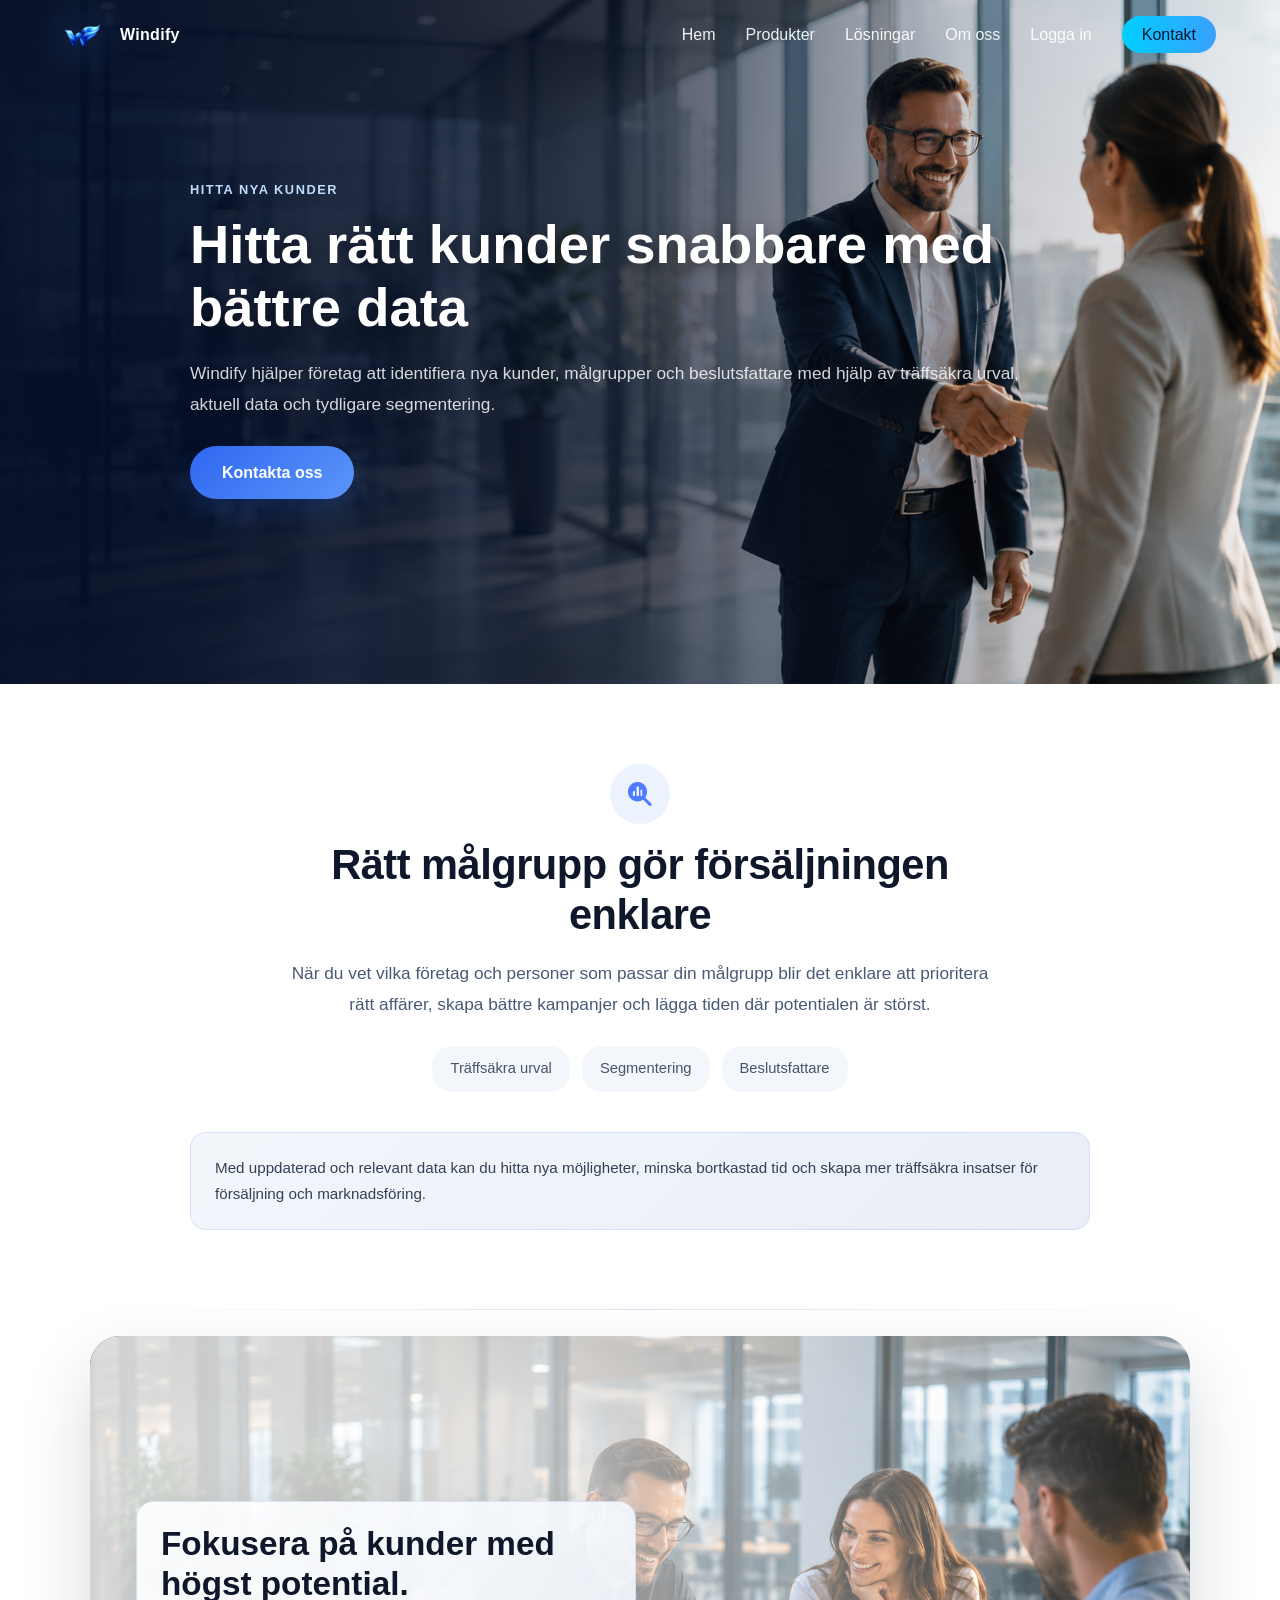
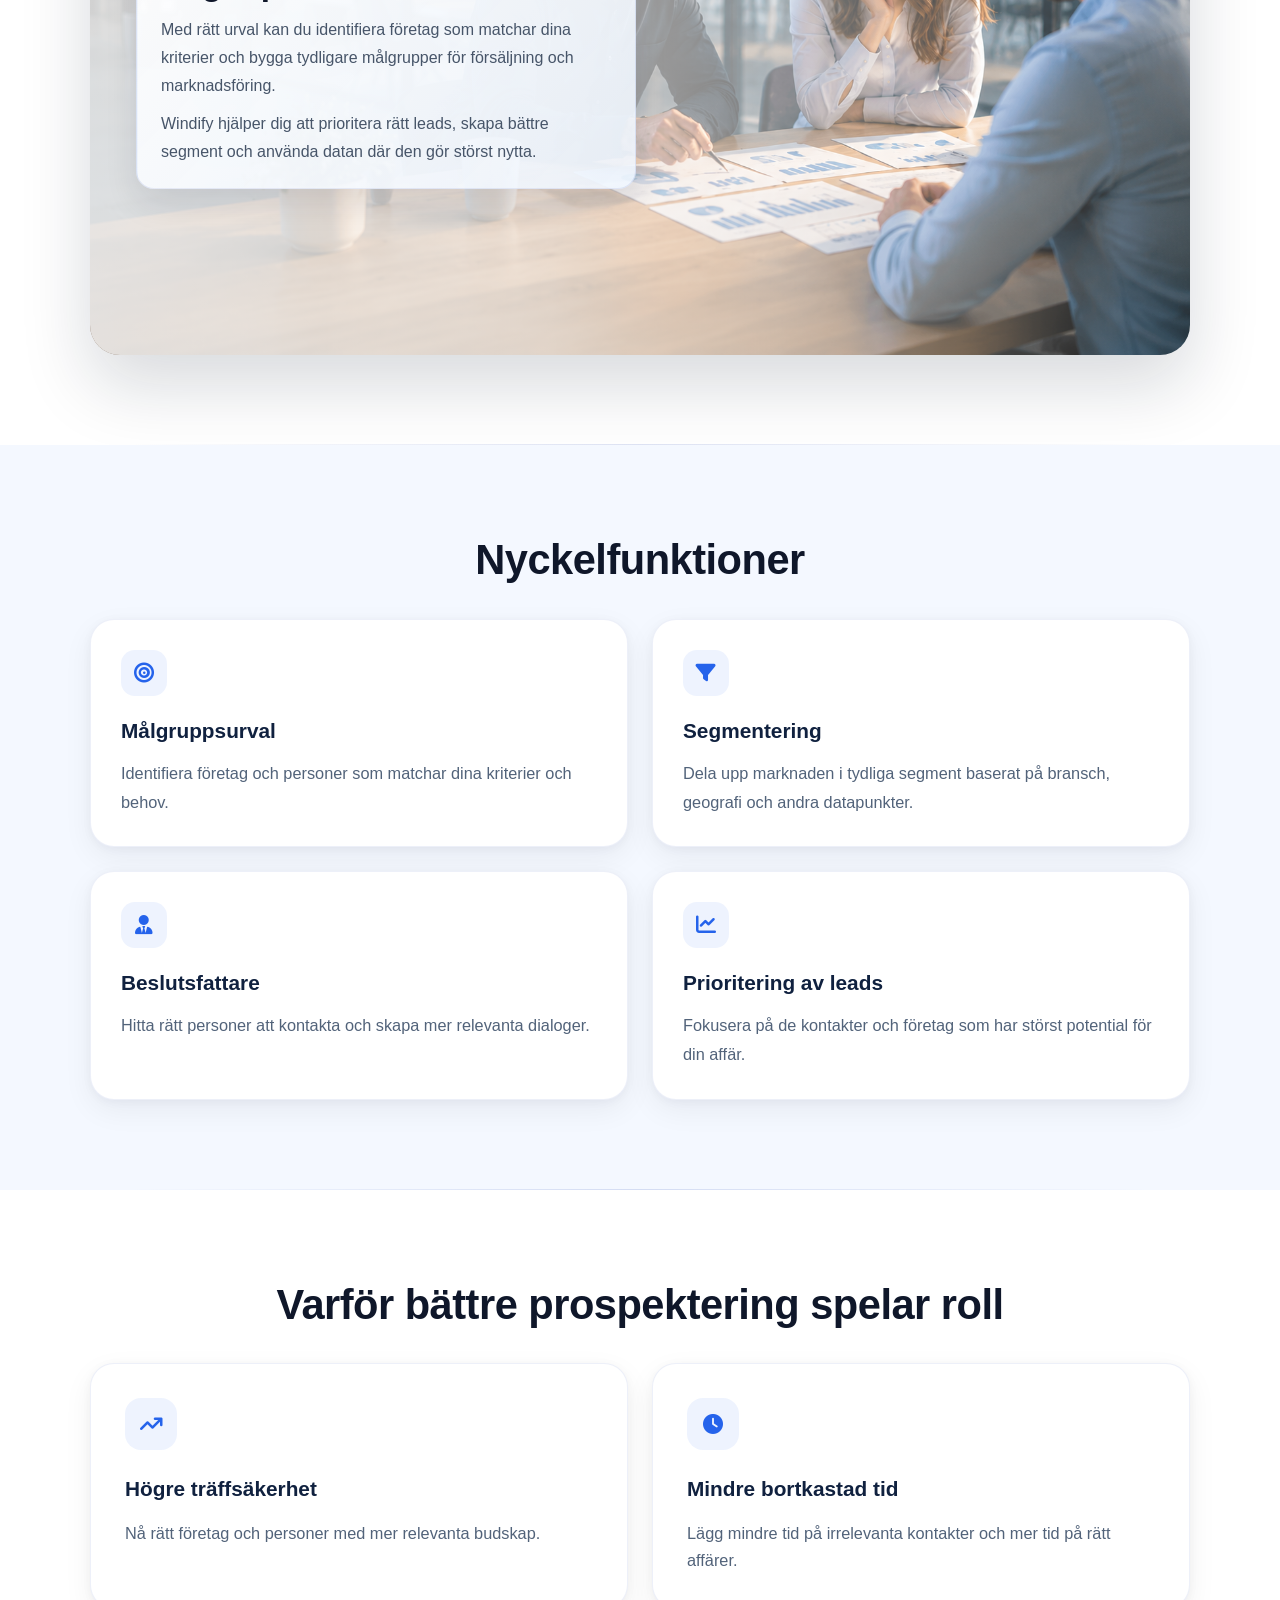
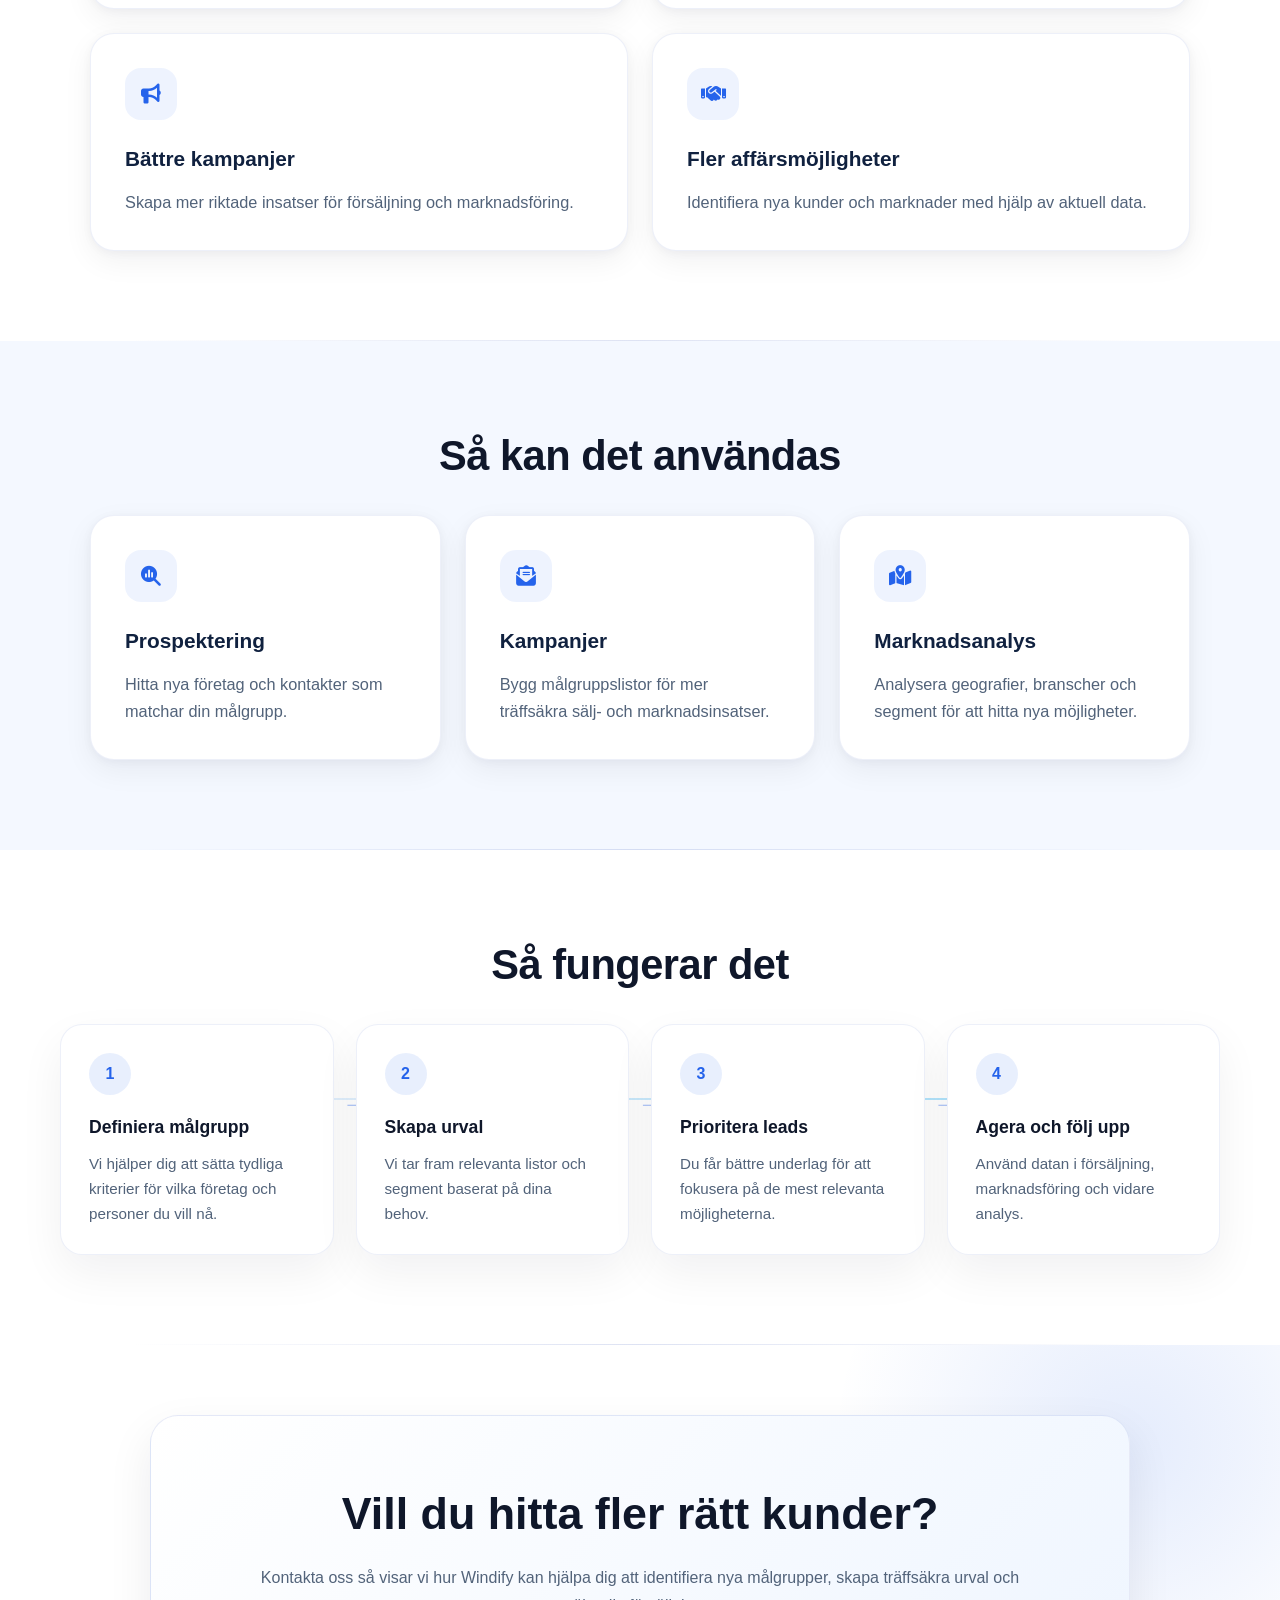
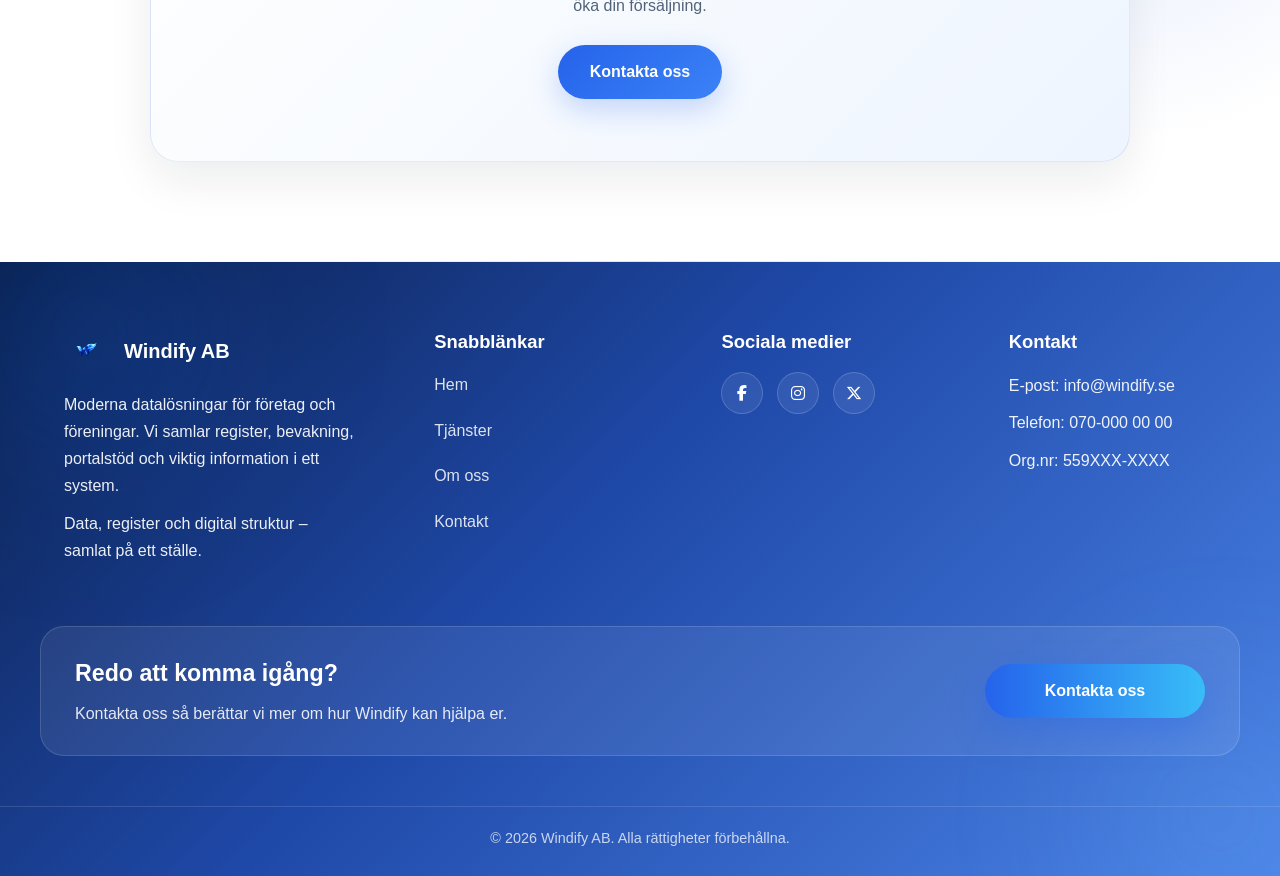
<file: hitta-nya-kunder.html>
<!doctype html>
<html lang="sv">
  <head>
    <meta charset="UTF-8" />
    <meta name="viewport" content="width=device-width, initial-scale=1.0" />
    <title>Hitta nya kunder | Windify AB</title>
    <link
      rel="stylesheet"
      href="https://cdnjs.cloudflare.com/ajax/libs/font-awesome/6.5.0/css/all.min.css"
    />
    <link rel="stylesheet" href="main.css" />
  </head>
  <body>
    <nav class="navbar">
      <div class="nav-container">
        <a href="index.html" class="nav-brand">
          <img
            src="./static/images/windify-navbar-logo.png"
            alt="Windify logga"
            class="nav-logo"
          />
          <span class="nav-brand-name">Windify</span>
        </a>

        <button
          type="button"
          class="nav-toggle"
          aria-label="Öppna meny"
          aria-expanded="false"
          aria-controls="nav-menu"
        >
          <span></span>
          <span></span>
          <span></span>
        </button>

        <ul class="nav-menu" id="nav-menu">
          <li><a href="index.html">Hem</a></li>

          <li class="nav-item has-dropdown mobile-nav-item has-mobile-submenu">
            <a href="index.html#solutions" class="nav-desktop-link">
              <span class="nav-dropdown-label">Produkter</span>
              <i
                class="nav-dropdown-chevron fas fa-chevron-down"
                aria-hidden="true"
              ></i>
            </a>
            <div class="dropdown-menu desktop-mega-menu">
              <a href="register.html" class="mega-item">
                <span class="mega-icon"><i class="fa-solid fa-database"></i></span>
                <span class="mega-text">
                  <strong>Register & datakvalitet</strong>
                  <span
                    >Håll kund- och medlemsdata uppdaterad, korrekt och redo att
                    användas.</span
                  >
                </span>
              </a>
              <a href="urval.html" class="mega-item">
                <span class="mega-icon"><i class="fa-solid fa-bullseye"></i></span>
                <span class="mega-text">
                  <strong>Urval & prospektering</strong>
                  <span
                    >Hitta rätt företag, målgrupper och beslutsfattare med
                    träffsäkra urval.</span
                  >
                </span>
              </a>
              <a href="bevakning.html" class="mega-item">
                <span class="mega-icon"><i class="fa-solid fa-bell"></i></span>
                <span class="mega-text">
                  <strong>Bevakning i realtid</strong>
                  <span
                    >Följ viktiga förändringar och agera när informationen
                    uppdateras.</span
                  >
                </span>
              </a>
              <a href="portal.html" class="mega-item">
                <span class="mega-icon"
                  ><i class="fa-solid fa-layer-group"></i
                ></span>
                <span class="mega-text">
                  <strong>Digital portal</strong>
                  <span
                    >Samla register, dokument, möten och arbetsflöden i ett
                    modernt system.</span
                  >
                </span>
              </a>
            </div>
            <button
              type="button"
              class="mobile-submenu-toggle"
              aria-expanded="false"
              aria-controls="nav-mobile-produkter"
            >
              Produkter
              <i class="fa-solid fa-chevron-down" aria-hidden="true"></i>
            </button>
            <div
              class="mobile-submenu"
              id="nav-mobile-produkter"
              role="region"
              aria-label="Produkter"
            >
              <a href="register.html">Register &amp; datakvalitet</a>
              <a href="urval.html">Urval &amp; prospektering</a>
              <a href="bevakning.html">Bevakning i realtid</a>
              <a href="portal.html">Digital portal</a>
            </div>
          </li>

          <li class="nav-item has-dropdown mobile-nav-item has-mobile-submenu">
            <a href="index.html#solutions" class="nav-desktop-link">
              <span class="nav-dropdown-label">Lösningar</span>
              <i
                class="nav-dropdown-chevron fas fa-chevron-down"
                aria-hidden="true"
              ></i>
            </a>
            <div class="dropdown-menu large desktop-mega-menu">
              <a href="foretag.html" class="mega-item">
                <span class="mega-icon"><i class="fa-solid fa-building"></i></span>
                <span class="mega-text">
                  <strong>För företag</strong>
                  <span
                    >Datadrivna verktyg för försäljning, marknad, analys och
                    beslut.</span
                  >
                </span>
              </a>
              <a href="foreningar.html" class="mega-item">
                <span class="mega-icon"><i class="fa-solid fa-users"></i></span>
                <span class="mega-text">
                  <strong>För föreningar</strong>
                  <span
                    >Digital struktur för register, fiskrätt, markägare och
                    dokument.</span
                  >
                </span>
              </a>
              <a href="hitta-nya-kunder.html" class="mega-item">
                <span class="mega-icon"
                  ><i class="fa-solid fa-magnifying-glass-chart"></i
                ></span>
                <span class="mega-text">
                  <strong>Hitta nya kunder</strong>
                  <span
                    >Nå rätt målgrupp snabbare med uppdaterad och relevant
                    data.</span
                  >
                </span>
              </a>
              <a href="effektivisera.html" class="mega-item">
                <span class="mega-icon"><i class="fa-solid fa-gears"></i></span>
                <span class="mega-text">
                  <strong>Effektivisera administration</strong>
                  <span
                    >Minska manuellt arbete och samla viktig information på ett
                    ställe.</span
                  >
                </span>
              </a>
            </div>
            <button
              type="button"
              class="mobile-submenu-toggle"
              aria-expanded="false"
              aria-controls="nav-mobile-losningar"
            >
              Lösningar
              <i class="fa-solid fa-chevron-down" aria-hidden="true"></i>
            </button>
            <div
              class="mobile-submenu"
              id="nav-mobile-losningar"
              role="region"
              aria-label="Lösningar"
            >
              <a href="foretag.html">För företag</a>
              <a href="foreningar.html">För föreningar</a>
              <a href="hitta-nya-kunder.html">Hitta nya kunder</a>
              <a href="effektivisera.html">Effektivisera administration</a>
            </div>
          </li>

          <li><a href="index.html#about">Om oss</a></li>
          <li><a href="#">Logga in</a></li>
          <li><a href="kontakt.html" class="nav-cta">Kontakt</a></li>
        </ul>
      </div>
    </nav>

    <main class="product-page product-page-hitta-nya-kunder">
      <section class="product-hero">
        <div class="section-header">
          <span class="section-kicker">HITTA NYA KUNDER</span>
          <h1>Hitta rätt kunder snabbare med bättre data</h1>
          <p>
            Windify hjälper företag att identifiera nya kunder, målgrupper och
            beslutsfattare med hjälp av träffsäkra urval, aktuell data och
            tydligare segmentering.
          </p>
          <a href="kontakt.html" class="btn">Kontakta oss</a>
        </div>
      </section>

      <section class="product-overview">
        <div class="section-header">
          <div class="overview-icon">
            <i class="fa-solid fa-magnifying-glass-chart"></i>
          </div>
          <h2>Rätt målgrupp gör försäljningen enklare</h2>
          <p>
            När du vet vilka företag och personer som passar din målgrupp blir
            det enklare att prioritera rätt affärer, skapa bättre kampanjer och
            lägga tiden där potentialen är störst.
          </p>
          <div class="overview-badges">
            <span>Träffsäkra urval</span>
            <span>Segmentering</span>
            <span>Beslutsfattare</span>
          </div>
        </div>
        <p class="product-trust-note">
          Med uppdaterad och relevant data kan du hitta nya möjligheter, minska
          bortkastad tid och skapa mer träffsäkra insatser för försäljning och
          marknadsföring.
        </p>
      </section>

      <section class="product-visual-showcase">
        <div class="product-visual-wrap">
          <img
            src="./static/images/hitta-nya-kunder-dashboard.png"
            alt="Översikt över urval och prospektering"
          />
          <div class="product-visual-copy">
            <h2>Fokusera på kunder med högst potential.</h2>
            <p>
              Med rätt urval kan du identifiera företag som matchar dina kriterier
              och bygga tydligare målgrupper för försäljning och marknadsföring.
            </p>
            <p>
              Windify hjälper dig att prioritera rätt leads, skapa bättre segment
              och använda datan där den gör störst nytta.
            </p>
          </div>
        </div>
      </section>

      <section class="product-features">
        <div class="section-header">
          <h2>Nyckelfunktioner</h2>
        </div>
        <div class="product-grid product-grid-4">
          <article class="product-card feature-card">
            <div class="product-card-icon">
              <i class="fa-solid fa-bullseye"></i>
            </div>
            <h3>Målgruppsurval</h3>
            <p>
              Identifiera företag och personer som matchar dina kriterier och
              behov.
            </p>
          </article>
          <article class="product-card feature-card">
            <div class="product-card-icon">
              <i class="fa-solid fa-filter"></i>
            </div>
            <h3>Segmentering</h3>
            <p>
              Dela upp marknaden i tydliga segment baserat på bransch, geografi
              och andra datapunkter.
            </p>
          </article>
          <article class="product-card feature-card">
            <div class="product-card-icon">
              <i class="fa-solid fa-user-tie"></i>
            </div>
            <h3>Beslutsfattare</h3>
            <p>
              Hitta rätt personer att kontakta och skapa mer relevanta dialoger.
            </p>
          </article>
          <article class="product-card feature-card">
            <div class="product-card-icon">
              <i class="fa-solid fa-chart-line"></i>
            </div>
            <h3>Prioritering av leads</h3>
            <p>
              Fokusera på de kontakter och företag som har störst potential för
              din affär.
            </p>
          </article>
        </div>
      </section>

      <section class="product-benefits">
        <div class="section-header">
          <h2>Varför bättre prospektering spelar roll</h2>
        </div>
        <div class="product-grid product-grid-2">
          <article class="product-card benefit-card">
            <div class="card-icon">
              <i class="fa-solid fa-arrow-trend-up"></i>
            </div>
            <h3>Högre träffsäkerhet</h3>
            <p>Nå rätt företag och personer med mer relevanta budskap.</p>
          </article>
          <article class="product-card benefit-card">
            <div class="card-icon">
              <i class="fa-solid fa-clock"></i>
            </div>
            <h3>Mindre bortkastad tid</h3>
            <p>
              Lägg mindre tid på irrelevanta kontakter och mer tid på rätt
              affärer.
            </p>
          </article>
          <article class="product-card benefit-card">
            <div class="card-icon">
              <i class="fa-solid fa-bullhorn"></i>
            </div>
            <h3>Bättre kampanjer</h3>
            <p>Skapa mer riktade insatser för försäljning och marknadsföring.</p>
          </article>
          <article class="product-card benefit-card">
            <div class="card-icon">
              <i class="fa-solid fa-handshake"></i>
            </div>
            <h3>Fler affärsmöjligheter</h3>
            <p>
              Identifiera nya kunder och marknader med hjälp av aktuell data.
            </p>
          </article>
        </div>
      </section>

      <section class="product-use-cases">
        <div class="section-header">
          <h2>Så kan det användas</h2>
        </div>
        <div class="product-grid product-grid-3">
          <article class="product-card use-card">
            <div class="card-icon">
              <i class="fa-solid fa-magnifying-glass-chart"></i>
            </div>
            <h3>Prospektering</h3>
            <p>
              Hitta nya företag och kontakter som matchar din målgrupp.
            </p>
          </article>
          <article class="product-card use-card">
            <div class="card-icon">
              <i class="fa-solid fa-envelope-open-text"></i>
            </div>
            <h3>Kampanjer</h3>
            <p>
              Bygg målgruppslistor för mer träffsäkra sälj- och
              marknadsinsatser.
            </p>
          </article>
          <article class="product-card use-card">
            <div class="card-icon">
              <i class="fa-solid fa-map-location-dot"></i>
            </div>
            <h3>Marknadsanalys</h3>
            <p>
              Analysera geografier, branscher och segment för att hitta nya
              möjligheter.
            </p>
          </article>
        </div>
      </section>

      <section class="product-process">
        <div class="section-header">
          <h2>Så fungerar det</h2>
        </div>
        <div class="process-grid">
          <article class="process-card">
            <div class="process-number">1</div>
            <h3>Definiera målgrupp</h3>
            <p>
              Vi hjälper dig att sätta tydliga kriterier för vilka företag och
              personer du vill nå.
            </p>
          </article>
          <article class="process-card">
            <div class="process-number">2</div>
            <h3>Skapa urval</h3>
            <p>
              Vi tar fram relevanta listor och segment baserat på dina behov.
            </p>
          </article>
          <article class="process-card">
            <div class="process-number">3</div>
            <h3>Prioritera leads</h3>
            <p>
              Du får bättre underlag för att fokusera på de mest relevanta
              möjligheterna.
            </p>
          </article>
          <article class="process-card">
            <div class="process-number">4</div>
            <h3>Agera och följ upp</h3>
            <p>
              Använd datan i försäljning, marknadsföring och vidare analys.
            </p>
          </article>
        </div>
      </section>

      <section class="product-final-cta cta-section">
        <div class="product-cta-card">
          <h2>Vill du hitta fler rätt kunder?</h2>
          <p>
            Kontakta oss så visar vi hur Windify kan hjälpa dig att identifiera
            nya målgrupper, skapa träffsäkra urval och öka din försäljning.
          </p>
          <a href="kontakt.html" class="btn cta-button">Kontakta oss</a>
        </div>
      </section>
    </main>

    <footer id="contact" class="footer">
      <div class="footer-container">
        <div class="footer-column">
          <div class="footer-brand">
            <img
              src="./static/images/windify-navbar-logo.png"
              alt="Windify logo"
            />
            <span>Windify AB</span>
          </div>
          <p>
            Moderna datalösningar för företag och föreningar. Vi samlar
            register, bevakning, portalstöd och viktig information i ett system.
          </p>
          <p class="footer-tagline">
            Data, register och digital struktur – samlat på ett ställe.
          </p>
        </div>

        <div class="footer-column">
          <h4>Snabblänkar</h4>
          <ul class="footer-links">
            <li><a href="index.html">Hem</a></li>
            <li><a href="index.html#solutions">Tjänster</a></li>
            <li><a href="index.html#about">Om oss</a></li>
            <li><a href="kontakt.html">Kontakt</a></li>
          </ul>
        </div>

        <div class="footer-column">
          <h4>Sociala medier</h4>
          <div class="social-icons">
            <a href="#" target="_blank" aria-label="Facebook"
              ><i class="fab fa-facebook-f"></i
            ></a>
            <a href="#" target="_blank" aria-label="Instagram"
              ><i class="fab fa-instagram"></i
            ></a>
            <a href="#" target="_blank" aria-label="X"
              ><i class="fab fa-x-twitter"></i
            ></a>
          </div>
        </div>

        <div class="footer-column">
          <h4>Kontakt</h4>
          <p>E-post: info@windify.se</p>
          <p>Telefon: 070-000 00 00</p>
          <p>Org.nr: 559XXX-XXXX</p>
        </div>
      </div>

      <div class="footer-cta">
        <div class="footer-cta-content">
          <h4>Redo att komma igång?</h4>
          <p>Kontakta oss så berättar vi mer om hur Windify kan hjälpa er.</p>
        </div>
        <a href="kontakt.html" class="footer-cta-btn">Kontakta oss</a>
      </div>

      <div class="footer-bottom">
        <p>&copy; 2026 Windify AB. Alla rättigheter förbehållna.</p>
      </div>
    </footer>
    <script>
      const navbar = document.querySelector(".navbar");
      const navToggle = document.querySelector(".nav-toggle");
      const navMenu = document.querySelector(".nav-menu");

      window.addEventListener("scroll", () => {
        if (window.scrollY > 20) {
          navbar.classList.add("scrolled");
        } else {
          navbar.classList.remove("scrolled");
        }
      });

      function closeMobileAccordions() {
        document.querySelectorAll(".mobile-nav-item.open").forEach((item) => {
          item.classList.remove("open");
          const btn = item.querySelector(".mobile-submenu-toggle");
          if (btn) btn.setAttribute("aria-expanded", "false");
        });
      }

      if (navToggle && navMenu) {
        navToggle.addEventListener("click", () => {
          const isOpen = navMenu.classList.toggle("is-open");
          navToggle.setAttribute("aria-expanded", String(isOpen));
          if (!isOpen) {
            closeMobileAccordions();
          }
        });

        navMenu.querySelectorAll(".mobile-submenu-toggle").forEach((toggle) => {
          toggle.addEventListener("click", (e) => {
            if (window.innerWidth > 768) return;
            e.preventDefault();
            e.stopPropagation();
            const item = toggle.closest(".mobile-nav-item");
            if (!item) return;
            document.querySelectorAll(".mobile-nav-item.open").forEach((openItem) => {
              if (openItem !== item) {
                openItem.classList.remove("open");
                const b = openItem.querySelector(".mobile-submenu-toggle");
                if (b) b.setAttribute("aria-expanded", "false");
              }
            });
            item.classList.toggle("open");
            toggle.setAttribute(
              "aria-expanded",
              String(item.classList.contains("open"))
            );
          });
        });

        navMenu.querySelectorAll("a").forEach((link) => {
          link.addEventListener("click", () => {
            navMenu.classList.remove("is-open");
            navToggle.setAttribute("aria-expanded", "false");
            closeMobileAccordions();
          });
        });

        window.addEventListener("resize", () => {
          if (window.innerWidth > 768) {
            navMenu.classList.remove("is-open");
            navToggle.setAttribute("aria-expanded", "false");
            closeMobileAccordions();
          }
        });

        window
          .matchMedia("(max-width: 768px)")
          .addEventListener("change", (e) => {
            if (!e.matches) {
              closeMobileAccordions();
            }
          });
      }
    </script>
  </body>
</html>
</file>
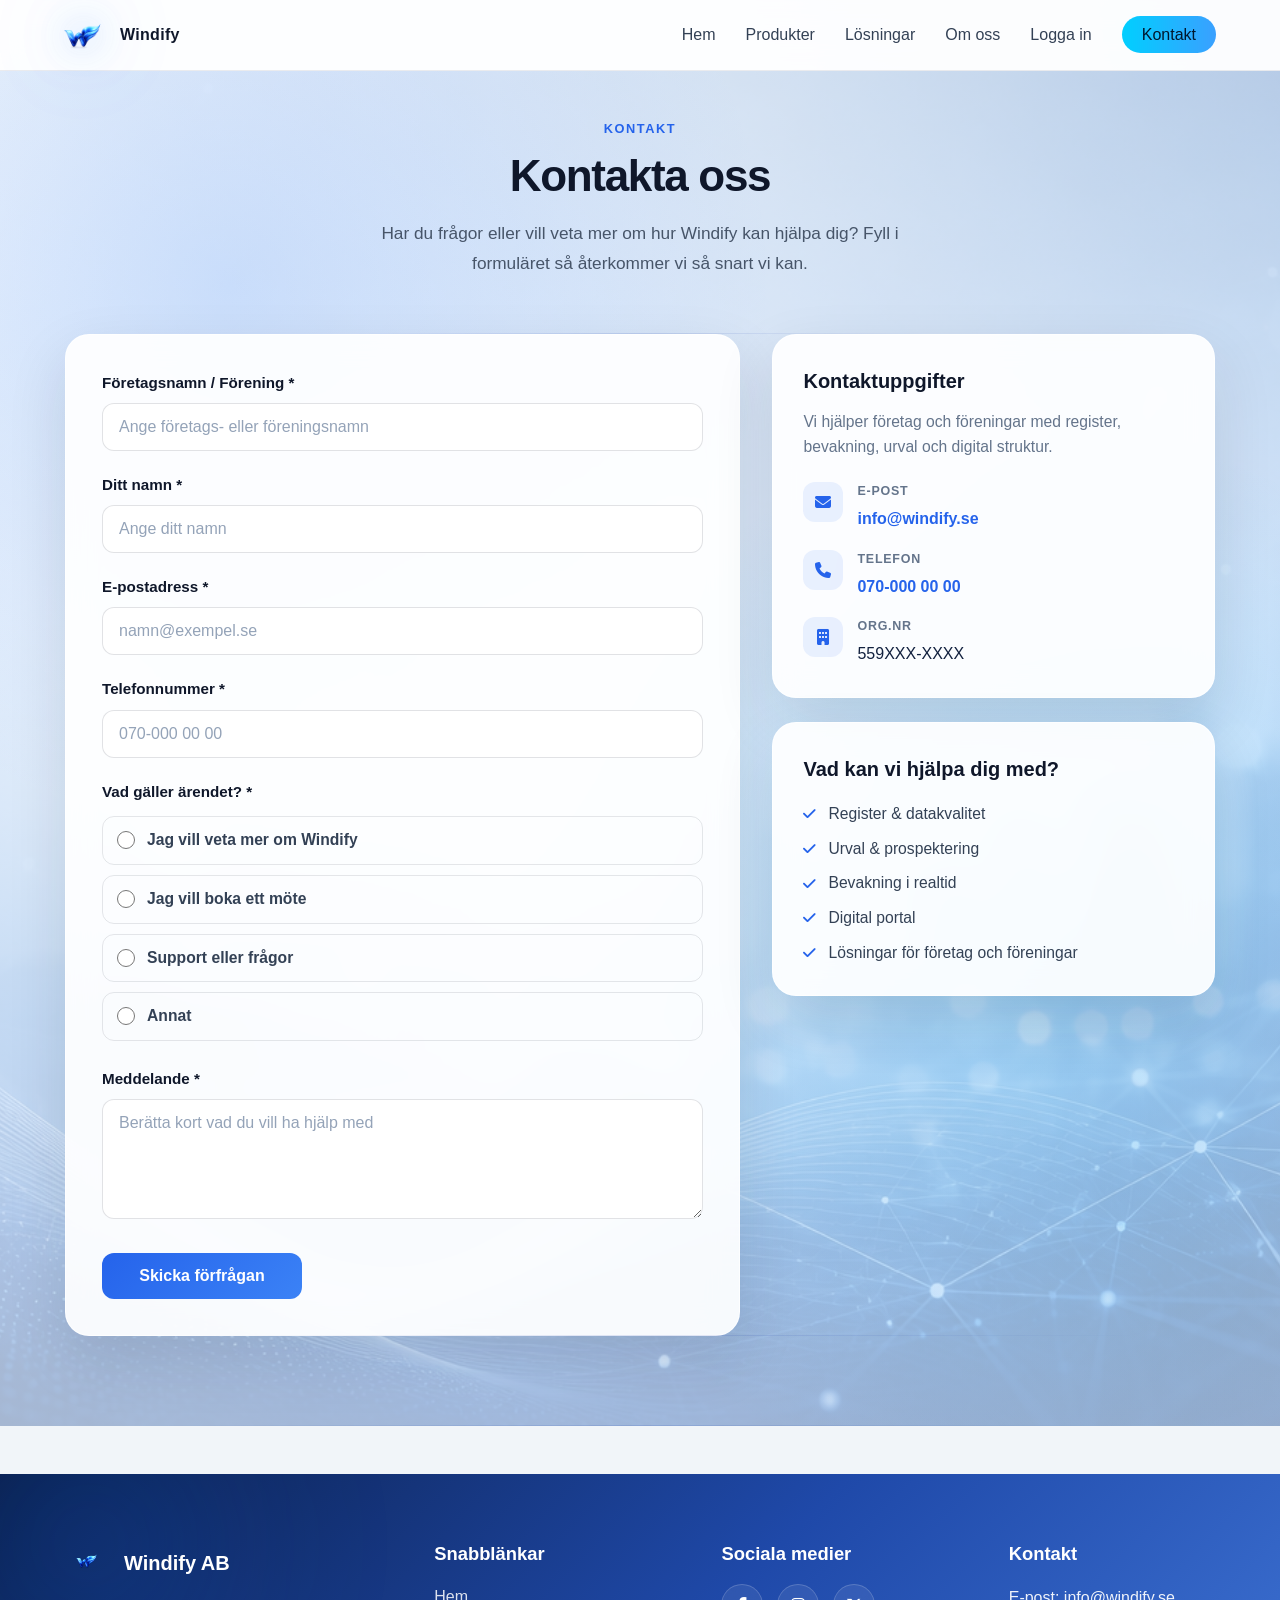
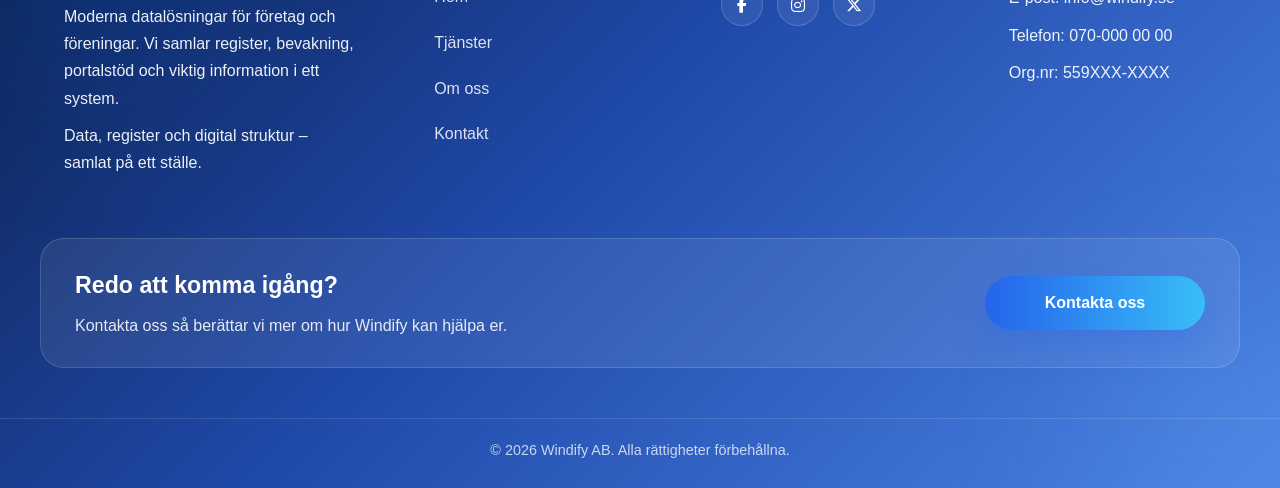
<file: kontakt.html>
<!doctype html>
<html lang="sv">
  <head>
    <meta charset="UTF-8" />
    <meta name="viewport" content="width=device-width, initial-scale=1.0" />
    <title>Kontakta oss | Windify AB</title>
    <link
      rel="stylesheet"
      href="https://cdnjs.cloudflare.com/ajax/libs/font-awesome/6.5.0/css/all.min.css"
    />
    <link rel="stylesheet" href="main.css" />
  </head>
  <body>
    <nav class="navbar">
      <div class="nav-container">
        <a href="index.html" class="nav-brand">
          <img
            src="./static/images/windify-navbar-logo.png"
            alt="Windify logga"
            class="nav-logo"
          />
          <span class="nav-brand-name">Windify</span>
        </a>

        <button
          type="button"
          class="nav-toggle"
          aria-label="Öppna meny"
          aria-expanded="false"
          aria-controls="nav-menu"
        >
          <span></span>
          <span></span>
          <span></span>
        </button>

        <ul class="nav-menu" id="nav-menu">
          <li><a href="index.html">Hem</a></li>

          <li class="nav-item has-dropdown mobile-nav-item has-mobile-submenu">
            <a href="index.html#solutions" class="nav-desktop-link">
              <span class="nav-dropdown-label">Produkter</span>
              <i
                class="nav-dropdown-chevron fas fa-chevron-down"
                aria-hidden="true"
              ></i>
            </a>
            <div class="dropdown-menu desktop-mega-menu">
              <a href="register.html" class="mega-item">
                <span class="mega-icon"><i class="fa-solid fa-database"></i></span>
                <span class="mega-text">
                  <strong>Register & datakvalitet</strong>
                  <span
                    >Håll kund- och medlemsdata uppdaterad, korrekt och redo att
                    användas.</span
                  >
                </span>
              </a>
              <a href="urval.html" class="mega-item">
                <span class="mega-icon"><i class="fa-solid fa-bullseye"></i></span>
                <span class="mega-text">
                  <strong>Urval & prospektering</strong>
                  <span
                    >Hitta rätt företag, målgrupper och beslutsfattare med
                    träffsäkra urval.</span
                  >
                </span>
              </a>
              <a href="bevakning.html" class="mega-item">
                <span class="mega-icon"><i class="fa-solid fa-bell"></i></span>
                <span class="mega-text">
                  <strong>Bevakning i realtid</strong>
                  <span
                    >Följ viktiga förändringar och agera när informationen
                    uppdateras.</span
                  >
                </span>
              </a>
              <a href="portal.html" class="mega-item">
                <span class="mega-icon"
                  ><i class="fa-solid fa-layer-group"></i
                ></span>
                <span class="mega-text">
                  <strong>Digital portal</strong>
                  <span
                    >Samla register, dokument, möten och arbetsflöden i ett
                    modernt system.</span
                  >
                </span>
              </a>
            </div>
            <button
              type="button"
              class="mobile-submenu-toggle"
              aria-expanded="false"
              aria-controls="nav-mobile-produkter"
            >
              Produkter
              <i class="fa-solid fa-chevron-down" aria-hidden="true"></i>
            </button>
            <div
              class="mobile-submenu"
              id="nav-mobile-produkter"
              role="region"
              aria-label="Produkter"
            >
              <a href="register.html">Register &amp; datakvalitet</a>
              <a href="urval.html">Urval &amp; prospektering</a>
              <a href="bevakning.html">Bevakning i realtid</a>
              <a href="portal.html">Digital portal</a>
            </div>
          </li>

          <li class="nav-item has-dropdown mobile-nav-item has-mobile-submenu">
            <a href="index.html#solutions" class="nav-desktop-link">
              <span class="nav-dropdown-label">Lösningar</span>
              <i
                class="nav-dropdown-chevron fas fa-chevron-down"
                aria-hidden="true"
              ></i>
            </a>
            <div class="dropdown-menu large desktop-mega-menu">
              <a href="foretag.html" class="mega-item">
                <span class="mega-icon"><i class="fa-solid fa-building"></i></span>
                <span class="mega-text">
                  <strong>För företag</strong>
                  <span
                    >Datadrivna verktyg för försäljning, marknad, analys och
                    beslut.</span
                  >
                </span>
              </a>
              <a href="foreningar.html" class="mega-item">
                <span class="mega-icon"><i class="fa-solid fa-users"></i></span>
                <span class="mega-text">
                  <strong>För föreningar</strong>
                  <span
                    >Digital struktur för register, fiskrätt, markägare och
                    dokument.</span
                  >
                </span>
              </a>
              <a href="hitta-nya-kunder.html" class="mega-item">
                <span class="mega-icon"
                  ><i class="fa-solid fa-magnifying-glass-chart"></i
                ></span>
                <span class="mega-text">
                  <strong>Hitta nya kunder</strong>
                  <span
                    >Nå rätt målgrupp snabbare med uppdaterad och relevant
                    data.</span
                  >
                </span>
              </a>
              <a href="effektivisera.html" class="mega-item">
                <span class="mega-icon"><i class="fa-solid fa-gears"></i></span>
                <span class="mega-text">
                  <strong>Effektivisera administration</strong>
                  <span
                    >Minska manuellt arbete och samla viktig information på ett
                    ställe.</span
                  >
                </span>
              </a>
            </div>
            <button
              type="button"
              class="mobile-submenu-toggle"
              aria-expanded="false"
              aria-controls="nav-mobile-losningar"
            >
              Lösningar
              <i class="fa-solid fa-chevron-down" aria-hidden="true"></i>
            </button>
            <div
              class="mobile-submenu"
              id="nav-mobile-losningar"
              role="region"
              aria-label="Lösningar"
            >
              <a href="foretag.html">För företag</a>
              <a href="foreningar.html">För föreningar</a>
              <a href="hitta-nya-kunder.html">Hitta nya kunder</a>
              <a href="effektivisera.html">Effektivisera administration</a>
            </div>
          </li>

          <li><a href="index.html#about">Om oss</a></li>
          <li><a href="#">Logga in</a></li>
          <li>
            <a href="kontakt.html" class="nav-cta" aria-current="page">Kontakt</a>
          </li>
        </ul>
      </div>
    </nav>

    <main class="contact-page">
      <section class="contact-hero-wrapper">
        <section class="contact-hero">
          <p class="section-kicker">KONTAKT</p>
          <h1>Kontakta oss</h1>
          <p>
            Har du frågor eller vill veta mer om hur Windify kan hjälpa dig? Fyll i
            formuläret så återkommer vi så snart vi kan.
          </p>
        </section>

        <section class="contact-background">
        <div class="contact-content">
          <div class="contact-container">
            <form
              class="contact-form-card"
              action="success.html"
              method="post"
              novalidate
            >
            <div class="form-group" data-field="company">
              <label for="company"
                >Företagsnamn / Förening <span aria-hidden="true">*</span></label
              >
              <input
                type="text"
                id="company"
                name="company"
                placeholder="Ange företags- eller föreningsnamn"
                autocomplete="organization"
                required
                aria-describedby="error-company"
              />
              <span class="field-error" id="error-company" role="alert"></span>
            </div>

            <div class="form-group" data-field="name">
              <label for="fullname">Ditt namn <span aria-hidden="true">*</span></label>
              <input
                type="text"
                id="fullname"
                name="name"
                placeholder="Ange ditt namn"
                autocomplete="name"
                required
                aria-describedby="error-name"
              />
              <span class="field-error" id="error-name" role="alert"></span>
            </div>

            <div class="form-group" data-field="email">
              <label for="email"
                >E-postadress <span aria-hidden="true">*</span></label
              >
              <input
                type="email"
                id="email"
                name="email"
                placeholder="namn@exempel.se"
                autocomplete="email"
                inputmode="email"
                required
                aria-describedby="error-email"
              />
              <span class="field-error" id="error-email" role="alert"></span>
            </div>

            <div class="form-group" data-field="phone">
              <label for="phone"
                >Telefonnummer <span aria-hidden="true">*</span></label
              >
              <input
                type="tel"
                id="phone"
                name="phone"
                placeholder="070-000 00 00"
                autocomplete="tel"
                inputmode="tel"
                required
                aria-describedby="error-phone"
              />
              <span class="field-error" id="error-phone" role="alert"></span>
            </div>

            <fieldset
              class="form-group radio-group"
              data-field="reason"
              aria-describedby="error-reason"
            >
              <legend>Vad gäller ärendet? <span aria-hidden="true">*</span></legend>
              <label class="radio-option">
                <input type="radio" name="reason" value="mer" required />
                <span>Jag vill veta mer om Windify</span>
              </label>
              <label class="radio-option">
                <input type="radio" name="reason" value="mote" />
                <span>Jag vill boka ett möte</span>
              </label>
              <label class="radio-option">
                <input type="radio" name="reason" value="support" />
                <span>Support eller frågor</span>
              </label>
              <label class="radio-option">
                <input type="radio" name="reason" value="annat" />
                <span>Annat</span>
              </label>
              <span class="field-error" id="error-reason" role="alert"></span>
            </fieldset>

            <div class="form-group" data-field="message">
              <label for="message"
                >Meddelande <span aria-hidden="true">*</span></label
              >
              <textarea
                id="message"
                name="message"
                rows="5"
                placeholder="Berätta kort vad du vill ha hjälp med"
                required
                aria-describedby="error-message"
              ></textarea>
              <span class="field-error" id="error-message" role="alert"></span>
            </div>

            <button type="submit" class="contact-submit-btn">
              <span class="btn-text">Skicka förfrågan</span>
              <span class="btn-spinner" aria-hidden="true"></span>
            </button>
            </form>

            <aside class="contact-sidebar">
            <div class="contact-info-card">
              <h2>Kontaktuppgifter</h2>
              <p class="contact-sidebar-lead">
                Vi hjälper företag och föreningar med register, bevakning, urval
                och digital struktur.
              </p>
              <div class="contact-info-row">
                <span class="contact-info-icon" aria-hidden="true"
                  ><i class="fa-solid fa-envelope"></i
                ></span>
                <div>
                  <span class="contact-info-label">E-post</span>
                  <a href="mailto:info@windify.se">info@windify.se</a>
                </div>
              </div>
              <div class="contact-info-row">
                <span class="contact-info-icon" aria-hidden="true"
                  ><i class="fa-solid fa-phone"></i
                ></span>
                <div>
                  <span class="contact-info-label">Telefon</span>
                  <a href="tel:+46700000000">070-000 00 00</a>
                </div>
              </div>
              <div class="contact-info-row">
                <span class="contact-info-icon" aria-hidden="true"
                  ><i class="fa-solid fa-building"></i
                ></span>
                <div>
                  <span class="contact-info-label">Org.nr</span>
                  <span>559XXX-XXXX</span>
                </div>
              </div>
            </div>

            <div class="contact-info-card contact-info-card--help">
              <h2>Vad kan vi hjälpa dig med?</h2>
              <ul class="contact-help-list">
                <li>
                  <i class="fa-solid fa-check" aria-hidden="true"></i>
                  <span>Register & datakvalitet</span>
                </li>
                <li>
                  <i class="fa-solid fa-check" aria-hidden="true"></i>
                  <span>Urval & prospektering</span>
                </li>
                <li>
                  <i class="fa-solid fa-check" aria-hidden="true"></i>
                  <span>Bevakning i realtid</span>
                </li>
                <li>
                  <i class="fa-solid fa-check" aria-hidden="true"></i>
                  <span>Digital portal</span>
                </li>
                <li>
                  <i class="fa-solid fa-check" aria-hidden="true"></i>
                  <span>Lösningar för företag och föreningar</span>
                </li>
              </ul>
            </div>
            </aside>
          </div>
        </div>
        </section>
      </section>
    </main>

    <footer id="contact" class="footer">
      <div class="footer-container">
        <div class="footer-column">
          <div class="footer-brand">
            <img
              src="./static/images/windify-navbar-logo.png"
              alt="Windify logo"
            />
            <span>Windify AB</span>
          </div>
          <p>
            Moderna datalösningar för företag och föreningar. Vi samlar
            register, bevakning, portalstöd och viktig information i ett system.
          </p>
          <p class="footer-tagline">
            Data, register och digital struktur – samlat på ett ställe.
          </p>
        </div>

        <div class="footer-column">
          <h4>Snabblänkar</h4>
          <ul class="footer-links">
            <li><a href="index.html">Hem</a></li>
            <li><a href="index.html#solutions">Tjänster</a></li>
            <li><a href="index.html#about">Om oss</a></li>
            <li><a href="kontakt.html">Kontakt</a></li>
          </ul>
        </div>

        <div class="footer-column">
          <h4>Sociala medier</h4>
          <div class="social-icons">
            <a href="#" target="_blank" aria-label="Facebook"
              ><i class="fab fa-facebook-f"></i
            ></a>
            <a href="#" target="_blank" aria-label="Instagram"
              ><i class="fab fa-instagram"></i
            ></a>
            <a href="#" target="_blank" aria-label="X"
              ><i class="fab fa-x-twitter"></i
            ></a>
          </div>
        </div>

        <div class="footer-column">
          <h4>Kontakt</h4>
          <p>E-post: info@windify.se</p>
          <p>Telefon: 070-000 00 00</p>
          <p>Org.nr: 559XXX-XXXX</p>
        </div>
      </div>

      <div class="footer-cta">
        <div class="footer-cta-content">
          <h4>Redo att komma igång?</h4>
          <p>Kontakta oss så berättar vi mer om hur Windify kan hjälpa er.</p>
        </div>
        <a href="kontakt.html" class="footer-cta-btn">Kontakta oss</a>
      </div>

      <div class="footer-bottom">
        <p>&copy; 2026 Windify AB. Alla rättigheter förbehållna.</p>
      </div>
    </footer>
    <script>
      const navbar = document.querySelector(".navbar");
      const navToggle = document.querySelector(".nav-toggle");
      const navMenu = document.querySelector(".nav-menu");

      window.addEventListener("scroll", () => {
        if (window.scrollY > 20) {
          navbar.classList.add("scrolled");
        } else {
          navbar.classList.remove("scrolled");
        }
      });

      function closeMobileAccordions() {
        document.querySelectorAll(".mobile-nav-item.open").forEach((item) => {
          item.classList.remove("open");
          const btn = item.querySelector(".mobile-submenu-toggle");
          if (btn) btn.setAttribute("aria-expanded", "false");
        });
      }

      if (navToggle && navMenu) {
        navToggle.addEventListener("click", () => {
          const isOpen = navMenu.classList.toggle("is-open");
          navToggle.setAttribute("aria-expanded", String(isOpen));
          if (!isOpen) {
            closeMobileAccordions();
          }
        });

        navMenu.querySelectorAll(".mobile-submenu-toggle").forEach((toggle) => {
          toggle.addEventListener("click", (e) => {
            if (window.innerWidth > 768) return;
            e.preventDefault();
            e.stopPropagation();
            const item = toggle.closest(".mobile-nav-item");
            if (!item) return;
            document.querySelectorAll(".mobile-nav-item.open").forEach((openItem) => {
              if (openItem !== item) {
                openItem.classList.remove("open");
                const b = openItem.querySelector(".mobile-submenu-toggle");
                if (b) b.setAttribute("aria-expanded", "false");
              }
            });
            item.classList.toggle("open");
            toggle.setAttribute(
              "aria-expanded",
              String(item.classList.contains("open"))
            );
          });
        });

        navMenu.querySelectorAll("a").forEach((link) => {
          link.addEventListener("click", () => {
            navMenu.classList.remove("is-open");
            navToggle.setAttribute("aria-expanded", "false");
            closeMobileAccordions();
          });
        });

        window.addEventListener("resize", () => {
          if (window.innerWidth > 768) {
            navMenu.classList.remove("is-open");
            navToggle.setAttribute("aria-expanded", "false");
            closeMobileAccordions();
          }
        });

        window
          .matchMedia("(max-width: 768px)")
          .addEventListener("change", (e) => {
            if (!e.matches) {
              closeMobileAccordions();
            }
          });
      }
    </script>
    <script>
      document.addEventListener("DOMContentLoaded", function () {
        const form = document.querySelector("form.contact-form-card");
        const button = document.querySelector(".contact-submit-btn");
        const text = document.querySelector(".contact-submit-btn .btn-text");

        if (!form || !button || !text) return;

        const defaultBtnLabel = text.textContent.trim();
        const err = {
          company: "Ange företags- eller föreningsnamn.",
          name: "Ange ditt namn.",
          email: "Ange en giltig e-postadress.",
          phone: "Ange telefonnummer.",
          reason: "Välj vad ärendet gäller.",
          message: "Skriv ett meddelande.",
        };

        const emailOk = (v) => /^[^\s@]+@[^\s@]+\.[^\s@]+$/.test(v);

        function clearErrors() {
          form.querySelectorAll(".form-group--error").forEach((el) => {
            el.classList.remove("form-group--error");
          });
          form.querySelectorAll(".radio-group--error").forEach((el) => {
            el.classList.remove("radio-group--error");
          });
          form.querySelectorAll(".field-error").forEach((el) => {
            el.textContent = "";
          });
        }

        function setFieldError(key, message) {
          const group = form.querySelector('[data-field="' + key + '"]');
          if (!group) return;
          const hint = document.getElementById(
            key === "name"
              ? "error-name"
              : key === "reason"
                ? "error-reason"
                : "error-" + key
          );
          if (hint) hint.textContent = message;
          if (group.tagName === "FIELDSET") {
            group.classList.add("radio-group--error");
          } else {
            group.classList.add("form-group--error");
          }
        }

        function clearFieldError(key) {
          const group = form.querySelector('[data-field="' + key + '"]');
          if (!group) return;
          const hintId =
            key === "name"
              ? "error-name"
              : key === "reason"
                ? "error-reason"
                : "error-" + key;
          const hint = document.getElementById(hintId);
          if (hint) hint.textContent = "";
          group.classList.remove("form-group--error", "radio-group--error");
        }

        function validate() {
          clearErrors();
          let firstInvalid = null;
          const company = (form.querySelector("#company") || {}).value?.trim() || "";
          const name = (form.querySelector("#fullname") || {}).value?.trim() || "";
          const email = (form.querySelector("#email") || {}).value?.trim() || "";
          const phone = (form.querySelector("#phone") || {}).value?.trim() || "";
          const message = (form.querySelector("#message") || {}).value?.trim() || "";
          const reason = form.querySelector('input[name="reason"]:checked');

          if (!company) {
            setFieldError("company", err.company);
            firstInvalid = firstInvalid || form.querySelector("#company");
          }
          if (!name) {
            setFieldError("name", err.name);
            firstInvalid = firstInvalid || form.querySelector("#fullname");
          }
          if (!email) {
            setFieldError("email", err.email);
            firstInvalid = firstInvalid || form.querySelector("#email");
          } else if (!emailOk(email)) {
            setFieldError("email", err.email);
            firstInvalid = firstInvalid || form.querySelector("#email");
          }
          if (!phone) {
            setFieldError("phone", err.phone);
            firstInvalid = firstInvalid || form.querySelector("#phone");
          }
          if (!reason) {
            setFieldError("reason", err.reason);
            firstInvalid = firstInvalid || form.querySelector('input[name="reason"]');
          }
          if (!message) {
            setFieldError("message", err.message);
            firstInvalid = firstInvalid || form.querySelector("#message");
          }

          if (firstInvalid) {
            firstInvalid.focus({ preventScroll: false });
            return false;
          }
          return true;
        }

        form.addEventListener(
          "input",
          function (e) {
            const t = e.target;
            if (t.id === "company") clearFieldError("company");
            if (t.id === "fullname") clearFieldError("name");
            if (t.id === "email") clearFieldError("email");
            if (t.id === "phone") clearFieldError("phone");
            if (t.id === "message") clearFieldError("message");
          },
          true
        );

        form.addEventListener("change", function (e) {
          if (e.target && e.target.name === "reason") clearFieldError("reason");
        });

        form.addEventListener("submit", function (e) {
          e.preventDefault();
          if (button.classList.contains("loading")) return;

          if (!validate()) return;

          button.classList.add("loading");
          button.disabled = true;
          text.textContent = "Skickar...";

          setTimeout(function () {
            window.location.href = "success.html";
          }, 1200);
        });
      });
    </script>
  </body>
</html>
</file>
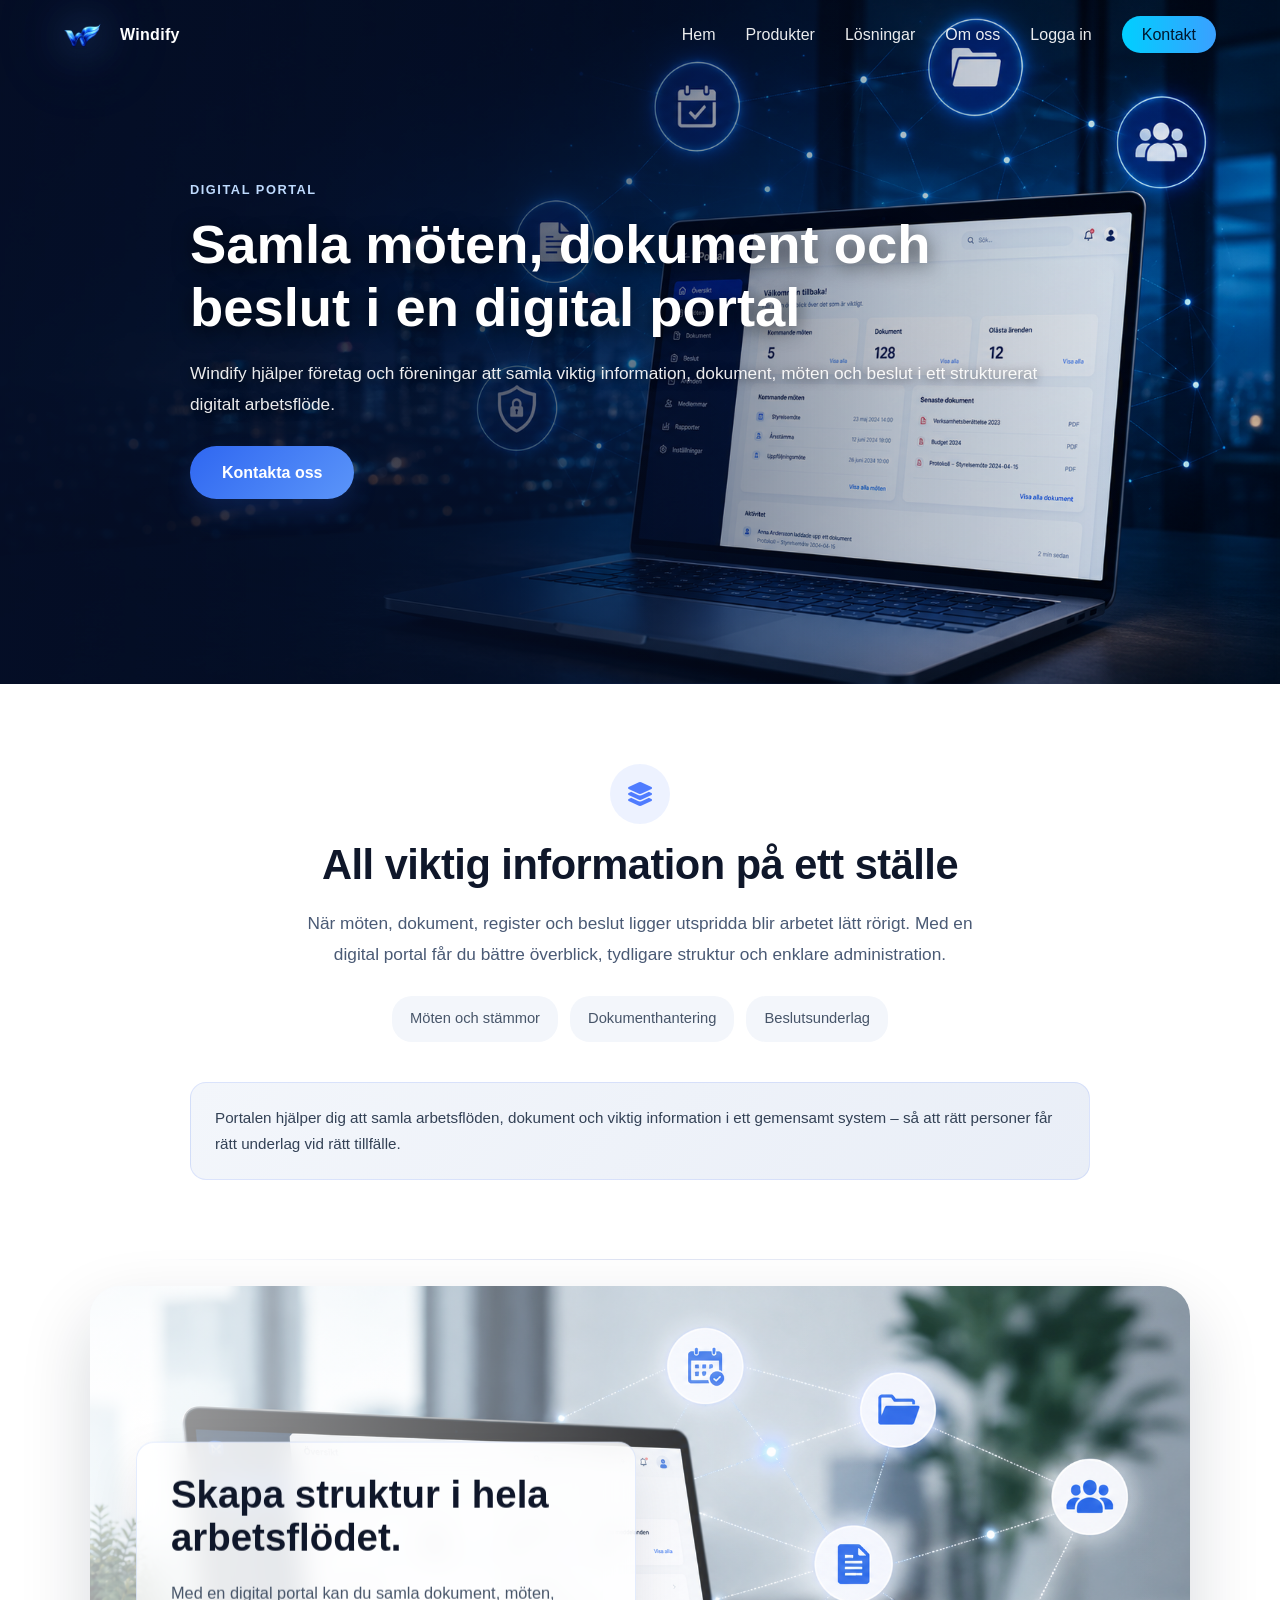
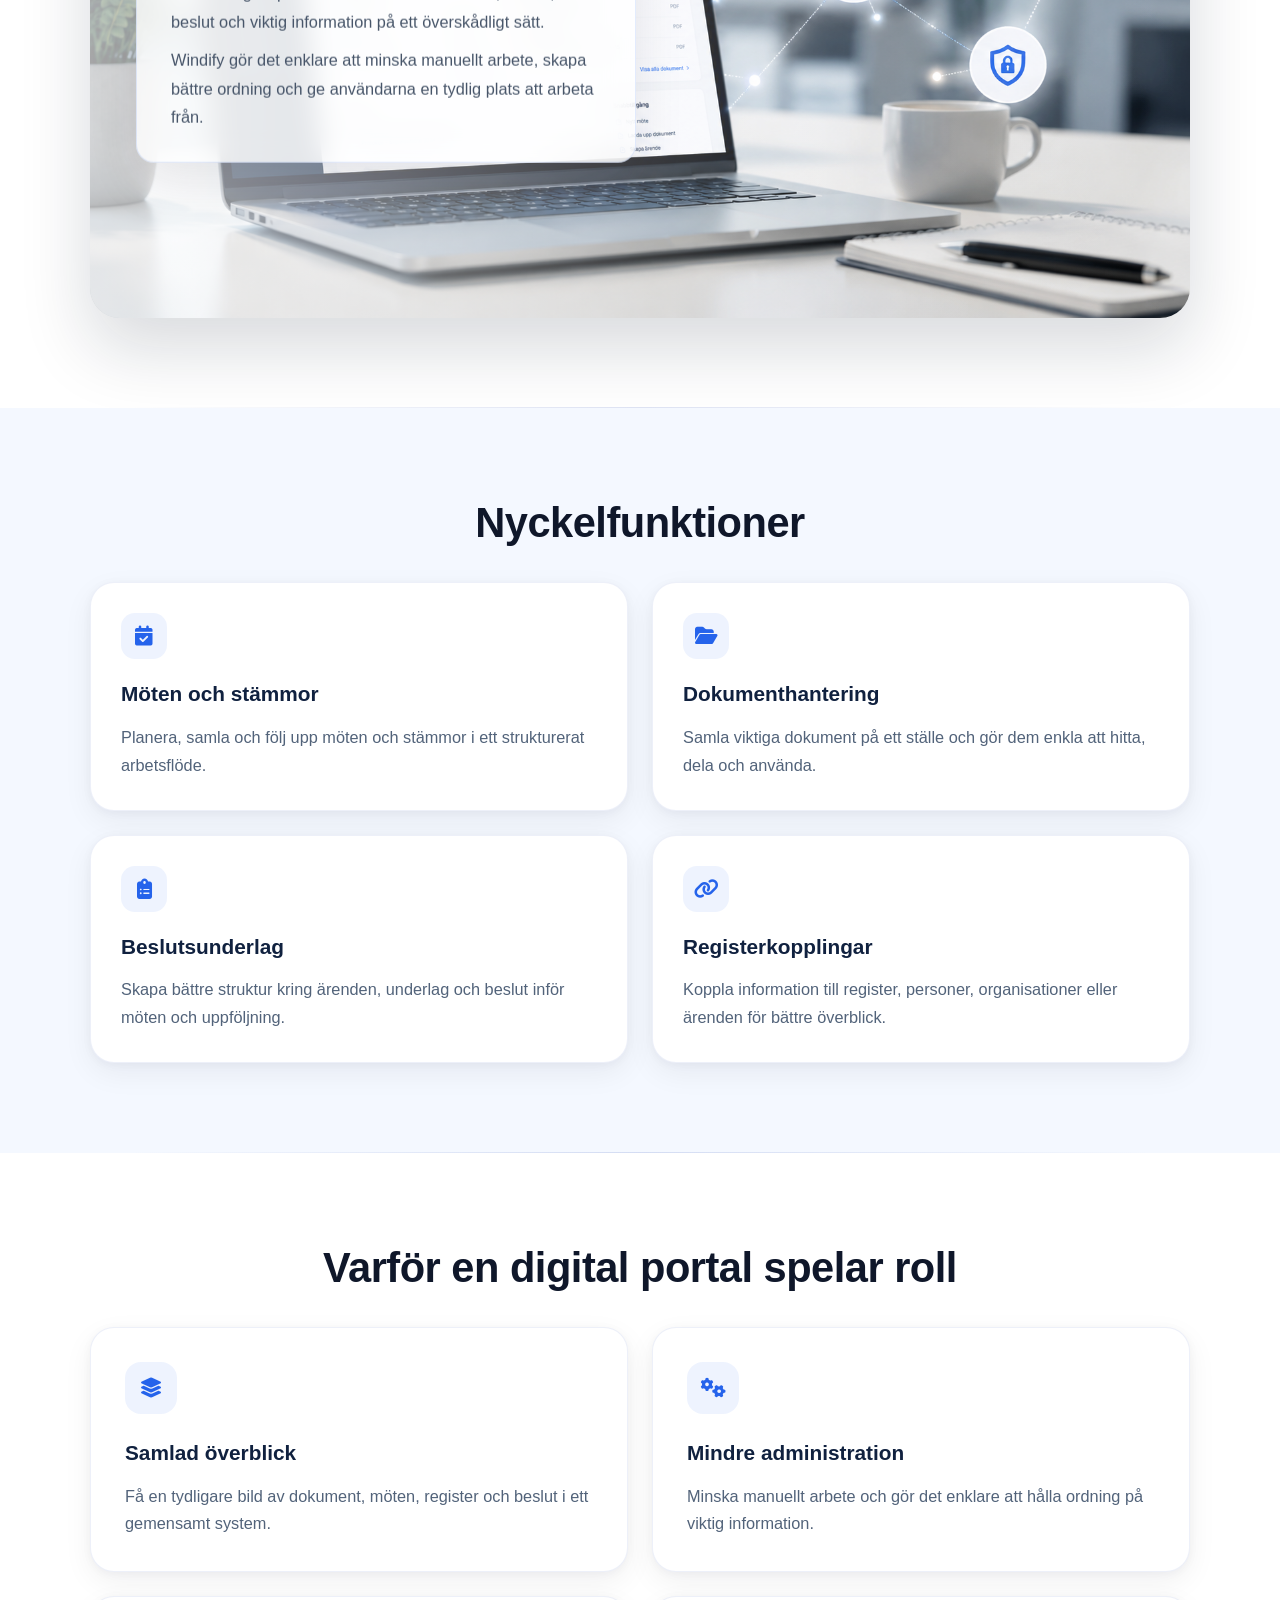
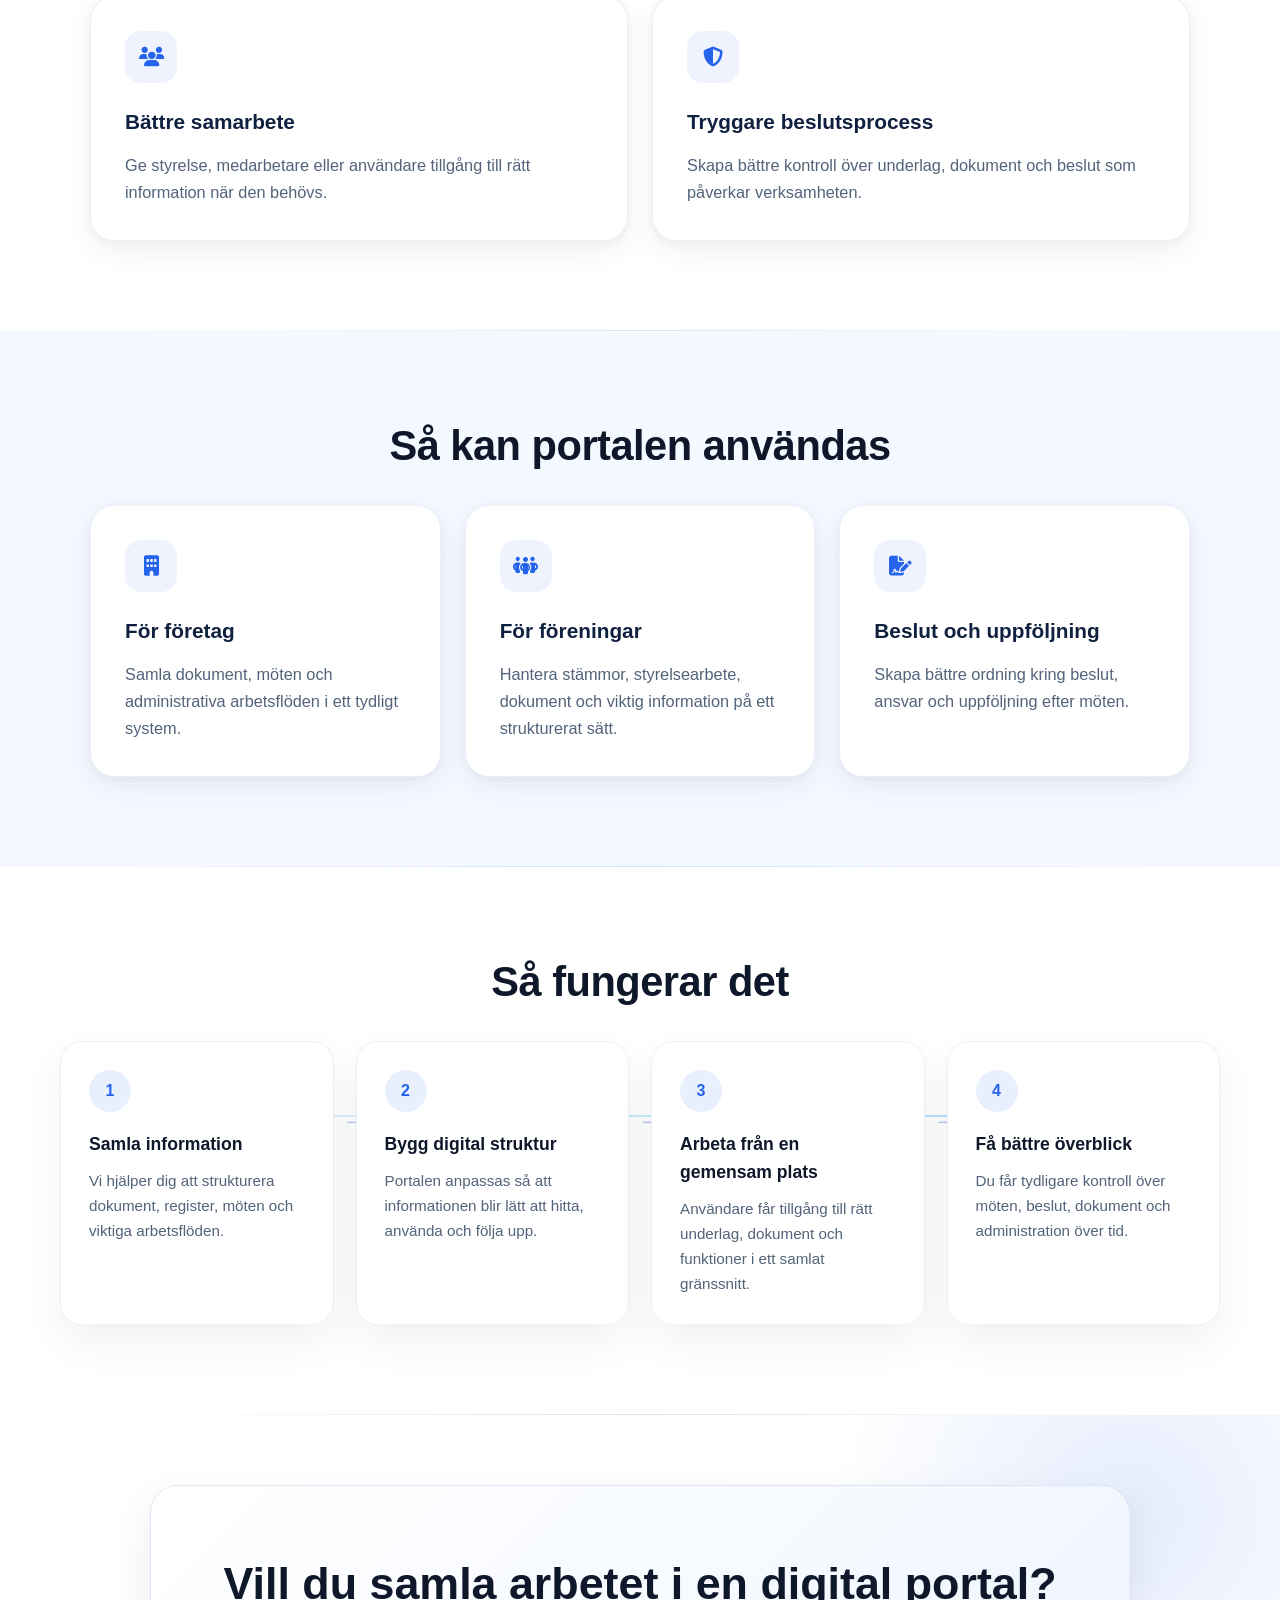
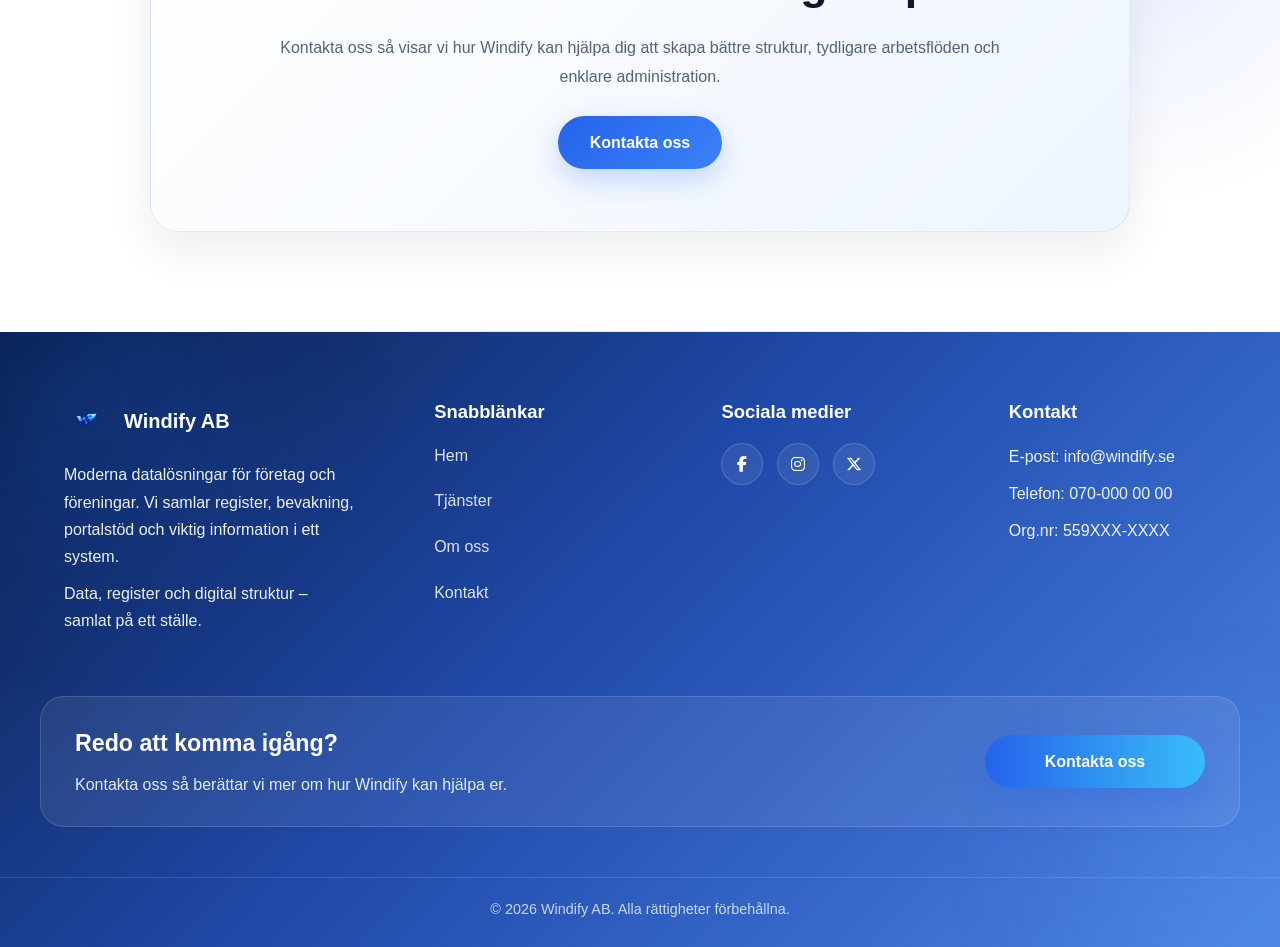
<file: portal.html>
<!doctype html>
<html lang="sv">
  <head>
    <meta charset="UTF-8" />
    <meta name="viewport" content="width=device-width, initial-scale=1.0" />
    <title>Digital portal | Windify AB</title>
    <link
      rel="stylesheet"
      href="https://cdnjs.cloudflare.com/ajax/libs/font-awesome/6.5.0/css/all.min.css"
    />
    <link rel="stylesheet" href="main.css" />
  </head>
  <body>
    <nav class="navbar">
      <div class="nav-container">
        <a href="index.html" class="nav-brand">
          <img
            src="./static/images/windify-navbar-logo.png"
            alt="Windify logga"
            class="nav-logo"
          />
          <span class="nav-brand-name">Windify</span>
        </a>

        <button
          type="button"
          class="nav-toggle"
          aria-label="Öppna meny"
          aria-expanded="false"
          aria-controls="nav-menu"
        >
          <span></span>
          <span></span>
          <span></span>
        </button>

        <ul class="nav-menu" id="nav-menu">
          <li><a href="index.html">Hem</a></li>

          <li class="nav-item has-dropdown mobile-nav-item has-mobile-submenu">
            <a href="index.html#solutions" class="nav-desktop-link">
              <span class="nav-dropdown-label">Produkter</span>
              <i
                class="nav-dropdown-chevron fas fa-chevron-down"
                aria-hidden="true"
              ></i>
            </a>
            <div class="dropdown-menu desktop-mega-menu">
              <a href="register.html" class="mega-item">
                <span class="mega-icon"><i class="fa-solid fa-database"></i></span>
                <span class="mega-text">
                  <strong>Register & datakvalitet</strong>
                  <span
                    >Håll kund- och medlemsdata uppdaterad, korrekt och redo att
                    användas.</span
                  >
                </span>
              </a>
              <a href="urval.html" class="mega-item">
                <span class="mega-icon"><i class="fa-solid fa-bullseye"></i></span>
                <span class="mega-text">
                  <strong>Urval & prospektering</strong>
                  <span
                    >Hitta rätt företag, målgrupper och beslutsfattare med
                    träffsäkra urval.</span
                  >
                </span>
              </a>
              <a href="bevakning.html" class="mega-item">
                <span class="mega-icon"><i class="fa-solid fa-bell"></i></span>
                <span class="mega-text">
                  <strong>Bevakning i realtid</strong>
                  <span
                    >Följ viktiga förändringar och agera när informationen
                    uppdateras.</span
                  >
                </span>
              </a>
              <a href="portal.html" class="mega-item">
                <span class="mega-icon"
                  ><i class="fa-solid fa-layer-group"></i
                ></span>
                <span class="mega-text">
                  <strong>Digital portal</strong>
                  <span
                    >Samla register, dokument, möten och arbetsflöden i ett
                    modernt system.</span
                  >
                </span>
              </a>
            </div>
            <button
              type="button"
              class="mobile-submenu-toggle"
              aria-expanded="false"
              aria-controls="nav-mobile-produkter"
            >
              Produkter
              <i class="fa-solid fa-chevron-down" aria-hidden="true"></i>
            </button>
            <div
              class="mobile-submenu"
              id="nav-mobile-produkter"
              role="region"
              aria-label="Produkter"
            >
              <a href="register.html">Register &amp; datakvalitet</a>
              <a href="urval.html">Urval &amp; prospektering</a>
              <a href="bevakning.html">Bevakning i realtid</a>
              <a href="portal.html">Digital portal</a>
            </div>
          </li>

          <li class="nav-item has-dropdown mobile-nav-item has-mobile-submenu">
            <a href="index.html#solutions" class="nav-desktop-link">
              <span class="nav-dropdown-label">Lösningar</span>
              <i
                class="nav-dropdown-chevron fas fa-chevron-down"
                aria-hidden="true"
              ></i>
            </a>
            <div class="dropdown-menu large desktop-mega-menu">
              <a href="foretag.html" class="mega-item">
                <span class="mega-icon"><i class="fa-solid fa-building"></i></span>
                <span class="mega-text">
                  <strong>För företag</strong>
                  <span
                    >Datadrivna verktyg för försäljning, marknad, analys och
                    beslut.</span
                  >
                </span>
              </a>
              <a href="foreningar.html" class="mega-item">
                <span class="mega-icon"><i class="fa-solid fa-users"></i></span>
                <span class="mega-text">
                  <strong>För föreningar</strong>
                  <span
                    >Digital struktur för register, fiskrätt, markägare och
                    dokument.</span
                  >
                </span>
              </a>
              <a href="hitta-nya-kunder.html" class="mega-item">
                <span class="mega-icon"
                  ><i class="fa-solid fa-magnifying-glass-chart"></i
                ></span>
                <span class="mega-text">
                  <strong>Hitta nya kunder</strong>
                  <span
                    >Nå rätt målgrupp snabbare med uppdaterad och relevant
                    data.</span
                  >
                </span>
              </a>
              <a href="effektivisera.html" class="mega-item">
                <span class="mega-icon"><i class="fa-solid fa-gears"></i></span>
                <span class="mega-text">
                  <strong>Effektivisera administration</strong>
                  <span
                    >Minska manuellt arbete och samla viktig information på ett
                    ställe.</span
                  >
                </span>
              </a>
            </div>
            <button
              type="button"
              class="mobile-submenu-toggle"
              aria-expanded="false"
              aria-controls="nav-mobile-losningar"
            >
              Lösningar
              <i class="fa-solid fa-chevron-down" aria-hidden="true"></i>
            </button>
            <div
              class="mobile-submenu"
              id="nav-mobile-losningar"
              role="region"
              aria-label="Lösningar"
            >
              <a href="foretag.html">För företag</a>
              <a href="foreningar.html">För föreningar</a>
              <a href="hitta-nya-kunder.html">Hitta nya kunder</a>
              <a href="effektivisera.html">Effektivisera administration</a>
            </div>
          </li>

          <li><a href="index.html#about">Om oss</a></li>
          <li><a href="#">Logga in</a></li>
          <li><a href="kontakt.html" class="nav-cta">Kontakt</a></li>
        </ul>
      </div>
    </nav>

    <main class="product-page product-page-portal">
      <section class="product-hero hero">
        <div class="section-header">
          <span class="section-kicker">DIGITAL PORTAL</span>
          <h1>Samla möten, dokument och beslut i en digital portal</h1>
          <p>
            Windify hjälper företag och föreningar att samla viktig information,
            dokument, möten och beslut i ett strukturerat digitalt arbetsflöde.
          </p>
          <a href="kontakt.html" class="btn">Kontakta oss</a>
        </div>
      </section>

      <section class="product-overview">
        <div class="section-header">
          <div class="overview-icon">
            <i class="fa-solid fa-layer-group"></i>
          </div>
          <h2>All viktig information på ett ställe</h2>
          <p>
            När möten, dokument, register och beslut ligger utspridda blir arbetet
            lätt rörigt. Med en digital portal får du bättre överblick, tydligare
            struktur och enklare administration.
          </p>
          <div class="overview-badges">
            <span>Möten och stämmor</span>
            <span>Dokumenthantering</span>
            <span>Beslutsunderlag</span>
          </div>
        </div>
        <p class="product-trust-note">
          Portalen hjälper dig att samla arbetsflöden, dokument och viktig
          information i ett gemensamt system – så att rätt personer får rätt
          underlag vid rätt tillfälle.
        </p>
      </section>

      <section class="product-visual-showcase">
        <div class="product-visual-wrap">
          <img
            src="./static/images/portal-dashboard.png"
            alt="Digital portal med dokument och arbetsflöden"
          />
          <div class="product-visual-copy">
            <h2>Skapa struktur i hela arbetsflödet.</h2>
            <p>
              Med en digital portal kan du samla dokument, möten, beslut och
              viktig information på ett överskådligt sätt.
            </p>
            <p>
              Windify gör det enklare att minska manuellt arbete, skapa bättre
              ordning och ge användarna en tydlig plats att arbeta från.
            </p>
          </div>
        </div>
      </section>

      <section class="product-features">
        <div class="section-header">
          <h2>Nyckelfunktioner</h2>
        </div>
        <div class="product-grid product-grid-4">
          <article class="product-card feature-card">
            <div class="product-card-icon">
              <i class="fa-solid fa-calendar-check"></i>
            </div>
            <h3>Möten och stämmor</h3>
            <p>
              Planera, samla och följ upp möten och stämmor i ett strukturerat
              arbetsflöde.
            </p>
          </article>
          <article class="product-card feature-card">
            <div class="product-card-icon">
              <i class="fa-solid fa-folder-open"></i>
            </div>
            <h3>Dokumenthantering</h3>
            <p>
              Samla viktiga dokument på ett ställe och gör dem enkla att hitta,
              dela och använda.
            </p>
          </article>
          <article class="product-card feature-card">
            <div class="product-card-icon">
              <i class="fa-solid fa-clipboard-list"></i>
            </div>
            <h3>Beslutsunderlag</h3>
            <p>
              Skapa bättre struktur kring ärenden, underlag och beslut inför
              möten och uppföljning.
            </p>
          </article>
          <article class="product-card feature-card">
            <div class="product-card-icon">
              <i class="fa-solid fa-link"></i>
            </div>
            <h3>Registerkopplingar</h3>
            <p>
              Koppla information till register, personer, organisationer eller
              ärenden för bättre överblick.
            </p>
          </article>
        </div>
      </section>

      <section class="product-benefits">
        <div class="section-header">
          <h2>Varför en digital portal spelar roll</h2>
        </div>
        <div class="product-grid product-grid-2">
          <article class="product-card benefit-card">
            <div class="card-icon">
              <i class="fa-solid fa-layer-group"></i>
            </div>
            <h3>Samlad överblick</h3>
            <p>
              Få en tydligare bild av dokument, möten, register och beslut i ett
              gemensamt system.
            </p>
          </article>
          <article class="product-card benefit-card">
            <div class="card-icon">
              <i class="fa-solid fa-gears"></i>
            </div>
            <h3>Mindre administration</h3>
            <p>
              Minska manuellt arbete och gör det enklare att hålla ordning på
              viktig information.
            </p>
          </article>
          <article class="product-card benefit-card">
            <div class="card-icon">
              <i class="fa-solid fa-users"></i>
            </div>
            <h3>Bättre samarbete</h3>
            <p>
              Ge styrelse, medarbetare eller användare tillgång till rätt
              information när den behövs.
            </p>
          </article>
          <article class="product-card benefit-card">
            <div class="card-icon">
              <i class="fa-solid fa-shield-halved"></i>
            </div>
            <h3>Tryggare beslutsprocess</h3>
            <p>
              Skapa bättre kontroll över underlag, dokument och beslut som påverkar
              verksamheten.
            </p>
          </article>
        </div>
      </section>

      <section class="product-use-cases">
        <div class="section-header">
          <h2>Så kan portalen användas</h2>
        </div>
        <div class="product-grid product-grid-3">
          <article class="product-card use-card">
            <div class="card-icon">
              <i class="fa-solid fa-building"></i>
            </div>
            <h3>För företag</h3>
            <p>
              Samla dokument, möten och administrativa arbetsflöden i ett tydligt
              system.
            </p>
          </article>
          <article class="product-card use-card">
            <div class="card-icon">
              <i class="fa-solid fa-people-group"></i>
            </div>
            <h3>För föreningar</h3>
            <p>
              Hantera stämmor, styrelsearbete, dokument och viktig information på
              ett strukturerat sätt.
            </p>
          </article>
          <article class="product-card use-card">
            <div class="card-icon">
              <i class="fa-solid fa-file-signature"></i>
            </div>
            <h3>Beslut och uppföljning</h3>
            <p>
              Skapa bättre ordning kring beslut, ansvar och uppföljning efter
              möten.
            </p>
          </article>
        </div>
      </section>

      <section class="product-process">
        <div class="section-header">
          <h2>Så fungerar det</h2>
        </div>
        <div class="process-grid">
          <article class="process-card">
            <div class="process-number">1</div>
            <h3>Samla information</h3>
            <p>
              Vi hjälper dig att strukturera dokument, register, möten och viktiga
              arbetsflöden.
            </p>
          </article>
          <article class="process-card">
            <div class="process-number">2</div>
            <h3>Bygg digital struktur</h3>
            <p>
              Portalen anpassas så att informationen blir lätt att hitta, använda
              och följa upp.
            </p>
          </article>
          <article class="process-card">
            <div class="process-number">3</div>
            <h3>Arbeta från en gemensam plats</h3>
            <p>
              Användare får tillgång till rätt underlag, dokument och funktioner i
              ett samlat gränssnitt.
            </p>
          </article>
          <article class="process-card">
            <div class="process-number">4</div>
            <h3>Få bättre överblick</h3>
            <p>
              Du får tydligare kontroll över möten, beslut, dokument och
              administration över tid.
            </p>
          </article>
        </div>
      </section>

      <section class="product-final-cta cta-section">
        <div class="product-cta-card">
          <h2>Vill du samla arbetet i en digital portal?</h2>
          <p>
            Kontakta oss så visar vi hur Windify kan hjälpa dig att skapa bättre
            struktur, tydligare arbetsflöden och enklare administration.
          </p>
          <a href="kontakt.html" class="btn cta-button">Kontakta oss</a>
        </div>
      </section>
    </main>

    <footer id="contact" class="footer">
      <div class="footer-container">
        <div class="footer-column">
          <div class="footer-brand">
            <img
              src="./static/images/windify-navbar-logo.png"
              alt="Windify logo"
            />
            <span>Windify AB</span>
          </div>
          <p>
            Moderna datalösningar för företag och föreningar. Vi samlar
            register, bevakning, portalstöd och viktig information i ett system.
          </p>
          <p class="footer-tagline">
            Data, register och digital struktur – samlat på ett ställe.
          </p>
        </div>

        <div class="footer-column">
          <h4>Snabblänkar</h4>
          <ul class="footer-links">
            <li><a href="index.html">Hem</a></li>
            <li><a href="index.html#solutions">Tjänster</a></li>
            <li><a href="index.html#about">Om oss</a></li>
            <li><a href="kontakt.html">Kontakt</a></li>
          </ul>
        </div>

        <div class="footer-column">
          <h4>Sociala medier</h4>
          <div class="social-icons">
            <a href="#" target="_blank" aria-label="Facebook"
              ><i class="fab fa-facebook-f"></i
            ></a>
            <a href="#" target="_blank" aria-label="Instagram"
              ><i class="fab fa-instagram"></i
            ></a>
            <a href="#" target="_blank" aria-label="X"
              ><i class="fab fa-x-twitter"></i
            ></a>
          </div>
        </div>

        <div class="footer-column">
          <h4>Kontakt</h4>
          <p>E-post: info@windify.se</p>
          <p>Telefon: 070-000 00 00</p>
          <p>Org.nr: 559XXX-XXXX</p>
        </div>
      </div>

      <div class="footer-cta">
        <div class="footer-cta-content">
          <h4>Redo att komma igång?</h4>
          <p>Kontakta oss så berättar vi mer om hur Windify kan hjälpa er.</p>
        </div>
        <a href="kontakt.html" class="footer-cta-btn">Kontakta oss</a>
      </div>

      <div class="footer-bottom">
        <p>&copy; 2026 Windify AB. Alla rättigheter förbehållna.</p>
      </div>
    </footer>
    <script>
      const navbar = document.querySelector(".navbar");
      const navToggle = document.querySelector(".nav-toggle");
      const navMenu = document.querySelector(".nav-menu");

      window.addEventListener("scroll", () => {
        if (window.scrollY > 20) {
          navbar.classList.add("scrolled");
        } else {
          navbar.classList.remove("scrolled");
        }
      });

      function closeMobileAccordions() {
        document.querySelectorAll(".mobile-nav-item.open").forEach((item) => {
          item.classList.remove("open");
          const btn = item.querySelector(".mobile-submenu-toggle");
          if (btn) btn.setAttribute("aria-expanded", "false");
        });
      }

      if (navToggle && navMenu) {
        navToggle.addEventListener("click", () => {
          const isOpen = navMenu.classList.toggle("is-open");
          navToggle.setAttribute("aria-expanded", String(isOpen));
          if (!isOpen) {
            closeMobileAccordions();
          }
        });

        navMenu.querySelectorAll(".mobile-submenu-toggle").forEach((toggle) => {
          toggle.addEventListener("click", (e) => {
            if (window.innerWidth > 768) return;
            e.preventDefault();
            e.stopPropagation();
            const item = toggle.closest(".mobile-nav-item");
            if (!item) return;
            document
              .querySelectorAll(".mobile-nav-item.open")
              .forEach((openItem) => {
                if (openItem !== item) {
                  openItem.classList.remove("open");
                  const b = openItem.querySelector(".mobile-submenu-toggle");
                  if (b) b.setAttribute("aria-expanded", "false");
                }
              });
            item.classList.toggle("open");
            toggle.setAttribute(
              "aria-expanded",
              String(item.classList.contains("open"))
            );
          });
        });

        navMenu.querySelectorAll("a").forEach((link) => {
          link.addEventListener("click", () => {
            navMenu.classList.remove("is-open");
            navToggle.setAttribute("aria-expanded", "false");
            closeMobileAccordions();
          });
        });

        window.addEventListener("resize", () => {
          if (window.innerWidth > 768) {
            navMenu.classList.remove("is-open");
            navToggle.setAttribute("aria-expanded", "false");
            closeMobileAccordions();
          }
        });

        window
          .matchMedia("(max-width: 768px)")
          .addEventListener("change", (e) => {
            if (!e.matches) {
              closeMobileAccordions();
            }
          });
      }
    </script>
  </body>
</html>
</file>
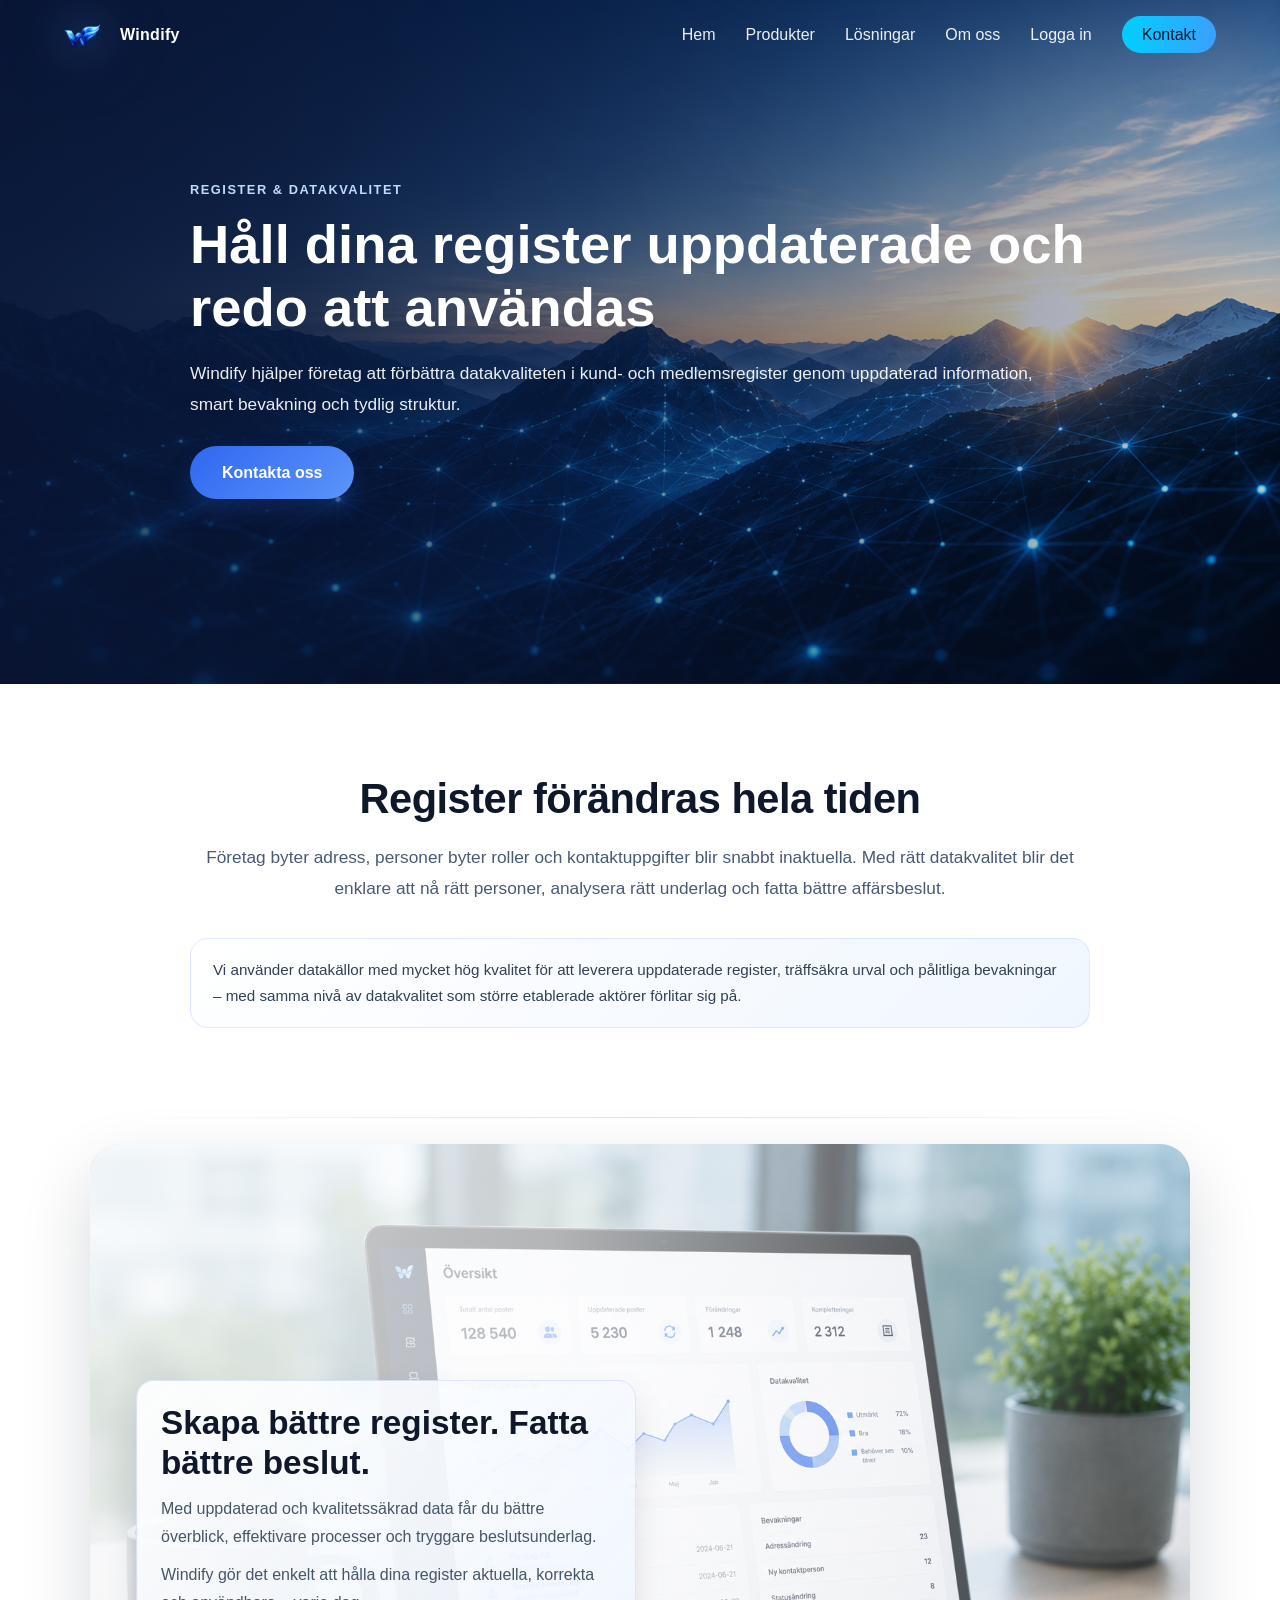
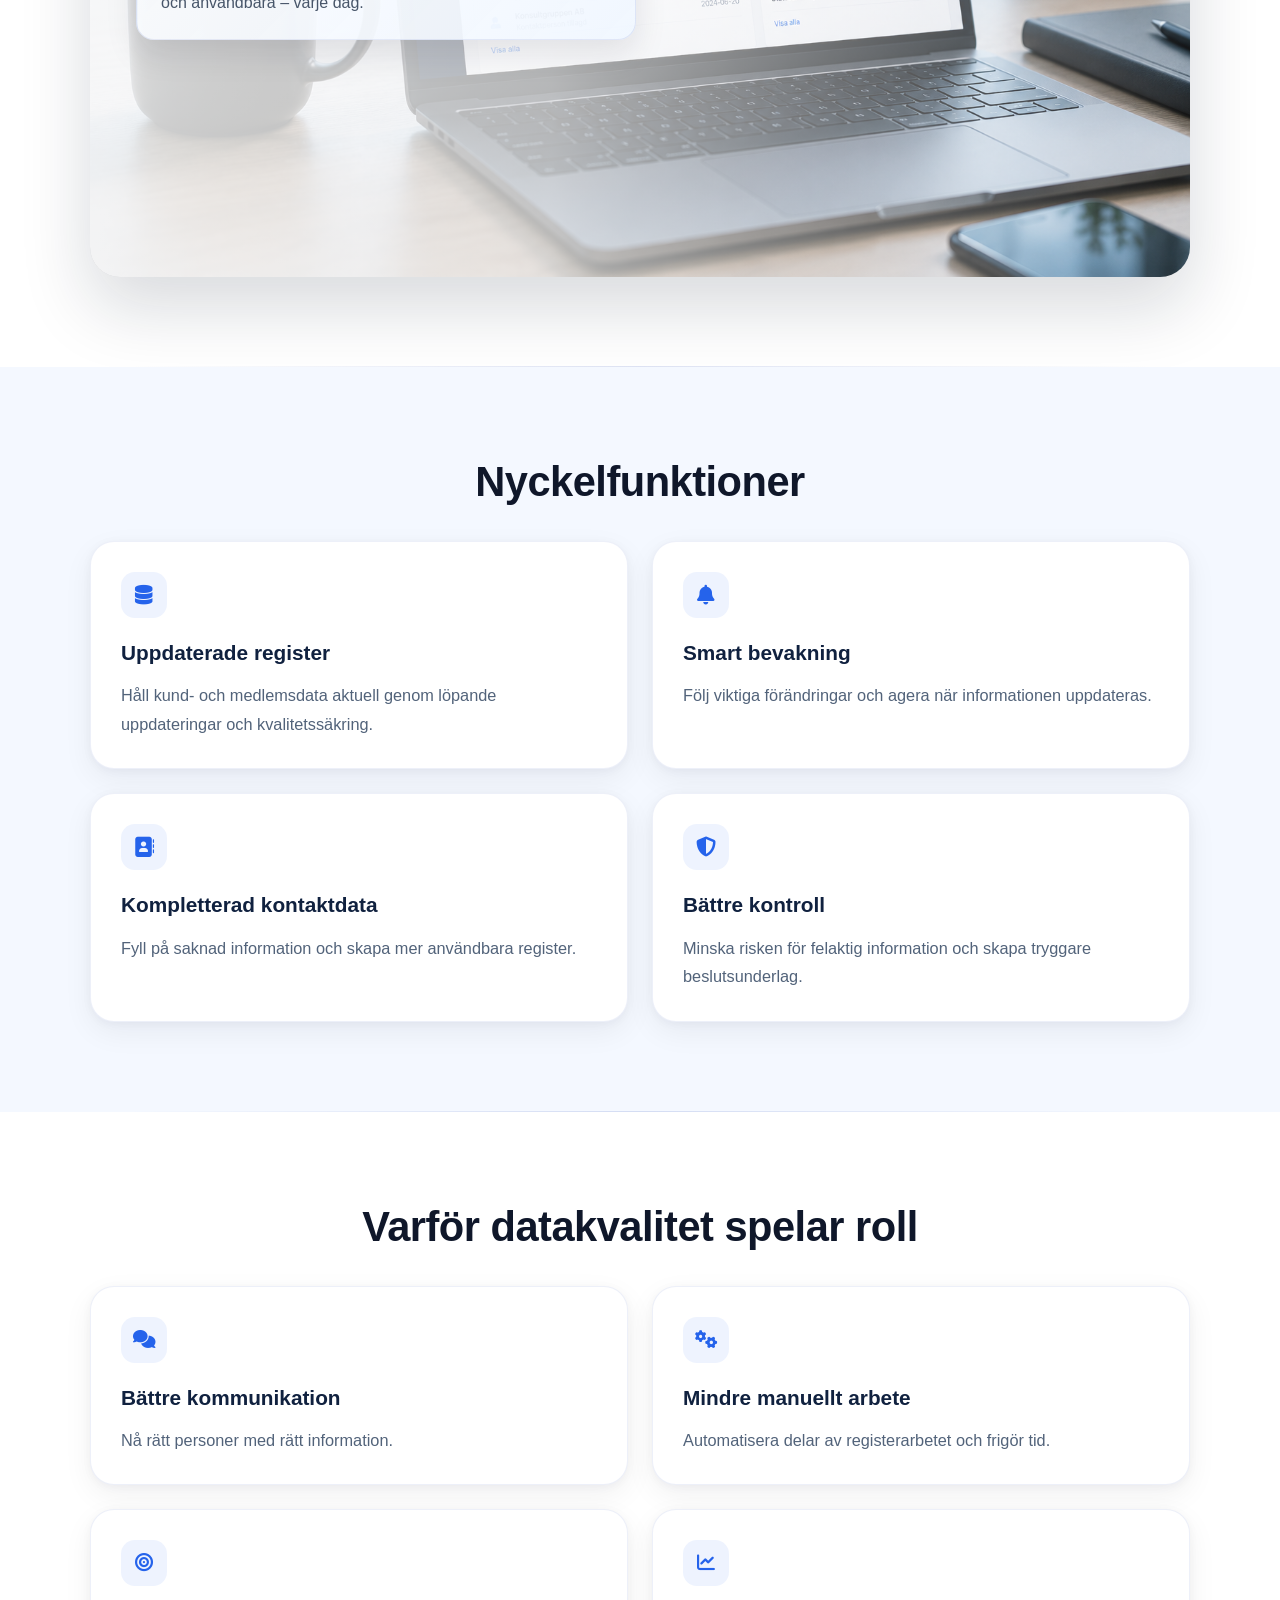
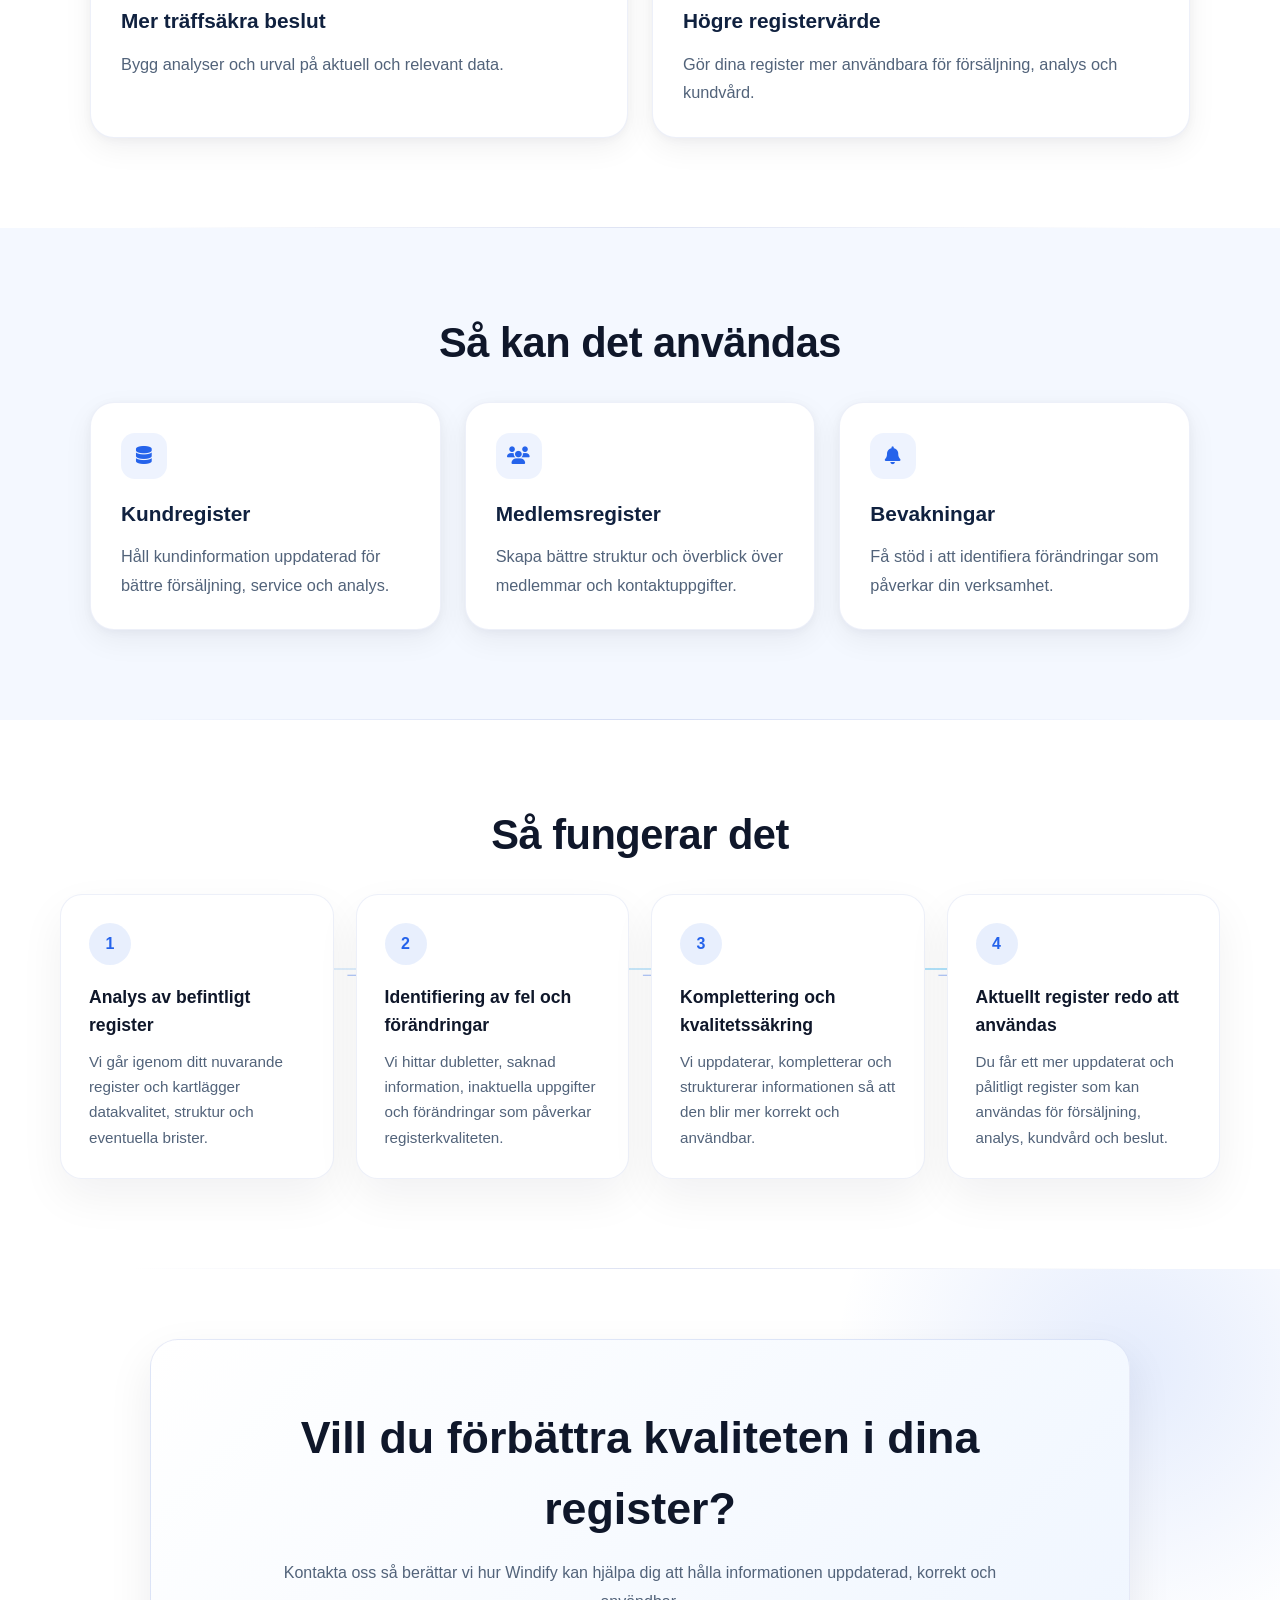
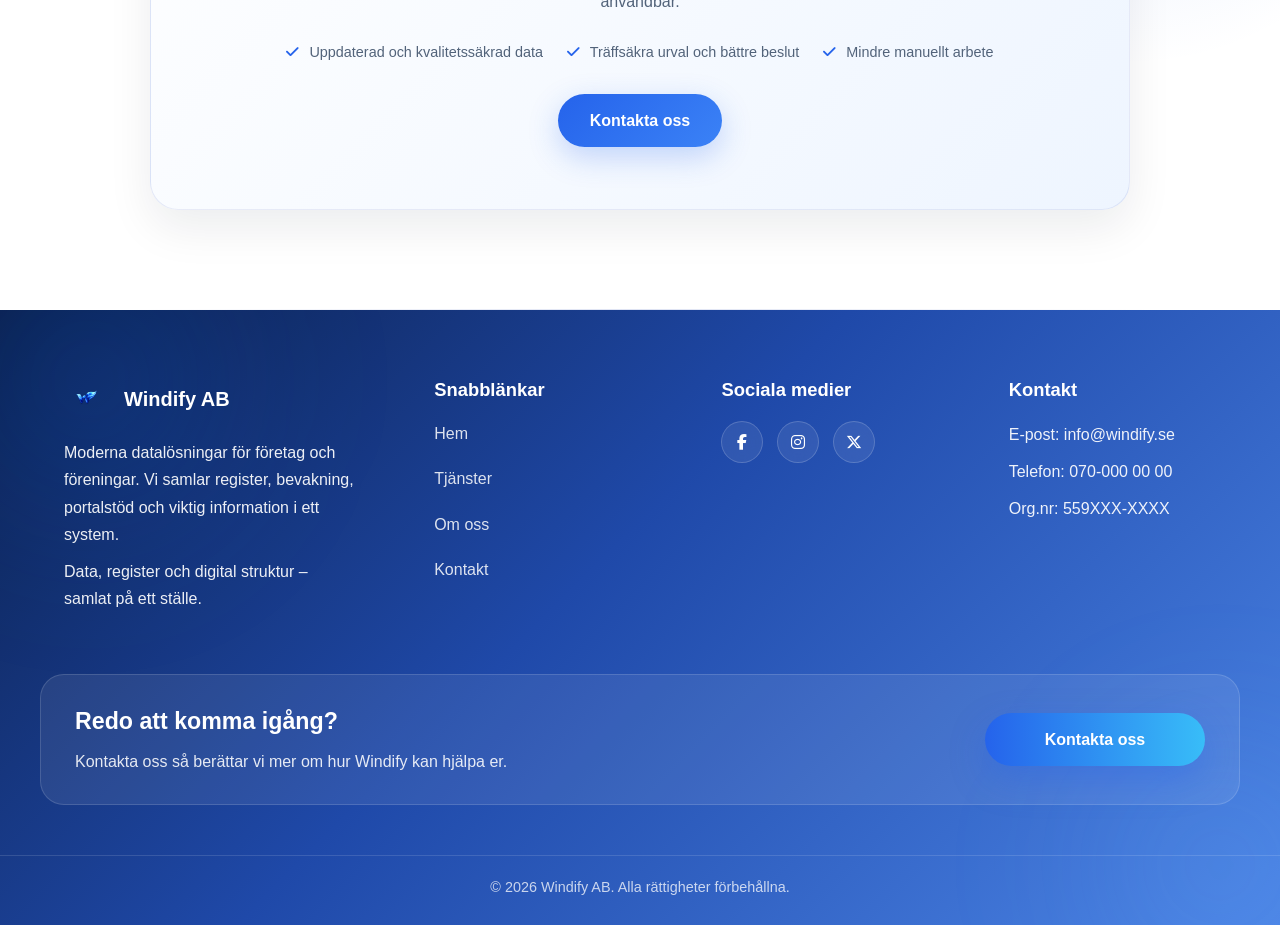
<file: register.html>
<!doctype html>
<html lang="sv">
  <head>
    <meta charset="UTF-8" />
    <meta name="viewport" content="width=device-width, initial-scale=1.0" />
    <title>Register & datakvalitet | Windify AB</title>
    <link
      rel="stylesheet"
      href="https://cdnjs.cloudflare.com/ajax/libs/font-awesome/6.5.0/css/all.min.css"
    />
    <link rel="stylesheet" href="main.css" />
  </head>
  <body>
    <nav class="navbar">
      <div class="nav-container">
        <a href="index.html" class="nav-brand">
          <img
            src="./static/images/windify-navbar-logo.png"
            alt="Windify logga"
            class="nav-logo"
          />
          <span class="nav-brand-name">Windify</span>
        </a>

        <button
          type="button"
          class="nav-toggle"
          aria-label="Öppna meny"
          aria-expanded="false"
          aria-controls="nav-menu"
        >
          <span></span>
          <span></span>
          <span></span>
        </button>

        <ul class="nav-menu" id="nav-menu">
          <li><a href="index.html">Hem</a></li>

          <li class="nav-item has-dropdown mobile-nav-item has-mobile-submenu">
            <a href="index.html#solutions" class="nav-desktop-link">
              <span class="nav-dropdown-label">Produkter</span>
              <i
                class="nav-dropdown-chevron fas fa-chevron-down"
                aria-hidden="true"
              ></i>
            </a>
            <div class="dropdown-menu desktop-mega-menu">
              <a href="register.html" class="mega-item">
                <span class="mega-icon"><i class="fa-solid fa-database"></i></span>
                <span class="mega-text">
                  <strong>Register & datakvalitet</strong>
                  <span
                    >Håll kund- och medlemsdata uppdaterad, korrekt och redo att
                    användas.</span
                  >
                </span>
              </a>
              <a href="urval.html" class="mega-item">
                <span class="mega-icon"><i class="fa-solid fa-bullseye"></i></span>
                <span class="mega-text">
                  <strong>Urval & prospektering</strong>
                  <span
                    >Hitta rätt företag, målgrupper och beslutsfattare med
                    träffsäkra urval.</span
                  >
                </span>
              </a>
              <a href="#bevakning" class="mega-item">
                <span class="mega-icon"><i class="fa-solid fa-bell"></i></span>
                <span class="mega-text">
                  <strong>Bevakning i realtid</strong>
                  <span
                    >Följ viktiga förändringar och agera när informationen
                    uppdateras.</span
                  >
                </span>
              </a>
              <a href="#portal" class="mega-item">
                <span class="mega-icon"
                  ><i class="fa-solid fa-layer-group"></i
                ></span>
                <span class="mega-text">
                  <strong>Digital portal</strong>
                  <span
                    >Samla register, dokument, möten och arbetsflöden i ett
                    modernt system.</span
                  >
                </span>
              </a>
            </div>
            <button
              type="button"
              class="mobile-submenu-toggle"
              aria-expanded="false"
              aria-controls="nav-mobile-produkter"
            >
              Produkter
              <i class="fa-solid fa-chevron-down" aria-hidden="true"></i>
            </button>
            <div
              class="mobile-submenu"
              id="nav-mobile-produkter"
              role="region"
              aria-label="Produkter"
            >
              <a href="register.html">Register &amp; datakvalitet</a>
              <a href="urval.html">Urval &amp; prospektering</a>
              <a href="index.html#bevakning">Bevakning i realtid</a>
              <a href="index.html#portal">Digital portal</a>
            </div>
          </li>

          <li class="nav-item has-dropdown mobile-nav-item has-mobile-submenu">
            <a href="index.html#solutions" class="nav-desktop-link">
              <span class="nav-dropdown-label">Lösningar</span>
              <i
                class="nav-dropdown-chevron fas fa-chevron-down"
                aria-hidden="true"
              ></i>
            </a>
            <div class="dropdown-menu large desktop-mega-menu">
              <a href="#foretag" class="mega-item">
                <span class="mega-icon"><i class="fa-solid fa-building"></i></span>
                <span class="mega-text">
                  <strong>För företag</strong>
                  <span
                    >Datadrivna verktyg för försäljning, marknad, analys och
                    beslut.</span
                  >
                </span>
              </a>
              <a href="#foreningar" class="mega-item">
                <span class="mega-icon"><i class="fa-solid fa-users"></i></span>
                <span class="mega-text">
                  <strong>För föreningar</strong>
                  <span
                    >Digital struktur för register, fiskrätt, markägare och
                    dokument.</span
                  >
                </span>
              </a>
              <a href="#nya-kunder" class="mega-item">
                <span class="mega-icon"
                  ><i class="fa-solid fa-magnifying-glass-chart"></i
                ></span>
                <span class="mega-text">
                  <strong>Hitta nya kunder</strong>
                  <span
                    >Nå rätt målgrupp snabbare med uppdaterad och relevant
                    data.</span
                  >
                </span>
              </a>
              <a href="#administration" class="mega-item">
                <span class="mega-icon"><i class="fa-solid fa-gears"></i></span>
                <span class="mega-text">
                  <strong>Effektivisera administration</strong>
                  <span
                    >Minska manuellt arbete och samla viktig information på ett
                    ställe.</span
                  >
                </span>
              </a>
            </div>
            <button
              type="button"
              class="mobile-submenu-toggle"
              aria-expanded="false"
              aria-controls="nav-mobile-losningar"
            >
              Lösningar
              <i class="fa-solid fa-chevron-down" aria-hidden="true"></i>
            </button>
            <div
              class="mobile-submenu"
              id="nav-mobile-losningar"
              role="region"
              aria-label="Lösningar"
            >
              <a href="index.html#foretag">För företag</a>
              <a href="index.html#foreningar">För föreningar</a>
              <a href="index.html#nya-kunder">Hitta nya kunder</a>
              <a href="index.html#administration">Effektivisera administration</a>
            </div>
          </li>

          <li><a href="index.html#about">Om oss</a></li>
          <li><a href="#">Logga in</a></li>
          <li><a href="#contact" class="nav-cta">Kontakt</a></li>
        </ul>
      </div>
    </nav>

    <main class="product-page product-page-register">
      <section class="product-hero">
        <div class="section-header">
          <span class="section-kicker">REGISTER & DATAKVALITET</span>
          <h1>Håll dina register uppdaterade och redo att användas</h1>
          <p>
            Windify hjälper företag att förbättra datakvaliteten i kund- och
            medlemsregister genom uppdaterad information, smart bevakning och
            tydlig struktur.
          </p>
          <a href="#contact" class="btn">Kontakta oss</a>
        </div>
      </section>

      <section class="product-overview">
        <div class="section-header">
          <h2>Register förändras hela tiden</h2>
          <p>
            Företag byter adress, personer byter roller och kontaktuppgifter
            blir snabbt inaktuella. Med rätt datakvalitet blir det enklare att
            nå rätt personer, analysera rätt underlag och fatta bättre
            affärsbeslut.
          </p>
        </div>
        <p class="product-trust-note">
          Vi använder datakällor med mycket hög kvalitet för att leverera
          uppdaterade register, träffsäkra urval och pålitliga bevakningar – med
          samma nivå av datakvalitet som större etablerade aktörer förlitar sig
          på.
        </p>
      </section>

      <section class="product-visual-showcase">
        <div class="product-visual-wrap">
          <img
            src="./static/images/register-dashboard.png"
            alt="Registerdashboard med analyser och datakvalitet"
          />
          <div class="product-visual-copy">
            <h2>Skapa bättre register. Fatta bättre beslut.</h2>
            <p>
              Med uppdaterad och kvalitetssäkrad data får du bättre överblick,
              effektivare processer och tryggare beslutsunderlag.
            </p>
            <p>
              Windify gör det enkelt att hålla dina register aktuella, korrekta
              och användbara – varje dag.
            </p>
          </div>
        </div>
      </section>

      <section class="product-features">
        <div class="section-header">
          <h2>Nyckelfunktioner</h2>
        </div>
        <div class="product-grid product-grid-4">
          <article class="product-card feature-card">
            <div class="product-card-icon">
              <i class="fa-solid fa-database"></i>
            </div>
            <h3>Uppdaterade register</h3>
            <p>
              Håll kund- och medlemsdata aktuell genom löpande uppdateringar och
              kvalitetssäkring.
            </p>
          </article>
          <article class="product-card feature-card">
            <div class="product-card-icon">
              <i class="fa-solid fa-bell"></i>
            </div>
            <h3>Smart bevakning</h3>
            <p>
              Följ viktiga förändringar och agera när informationen uppdateras.
            </p>
          </article>
          <article class="product-card feature-card">
            <div class="product-card-icon">
              <i class="fa-solid fa-address-book"></i>
            </div>
            <h3>Kompletterad kontaktdata</h3>
            <p>
              Fyll på saknad information och skapa mer användbara register.
            </p>
          </article>
          <article class="product-card feature-card">
            <div class="product-card-icon">
              <i class="fa-solid fa-shield-halved"></i>
            </div>
            <h3>Bättre kontroll</h3>
            <p>
              Minska risken för felaktig information och skapa tryggare
              beslutsunderlag.
            </p>
          </article>
        </div>
      </section>

      <section class="product-benefits">
        <div class="section-header">
          <h2>Varför datakvalitet spelar roll</h2>
        </div>
        <div class="product-grid product-grid-2">
          <article class="product-card benefit-card">
            <div class="card-icon">
              <i class="fa-solid fa-comments"></i>
            </div>
            <h3>Bättre kommunikation</h3>
            <p>Nå rätt personer med rätt information.</p>
          </article>
          <article class="product-card benefit-card">
            <div class="card-icon">
              <i class="fa-solid fa-gears"></i>
            </div>
            <h3>Mindre manuellt arbete</h3>
            <p>Automatisera delar av registerarbetet och frigör tid.</p>
          </article>
          <article class="product-card benefit-card">
            <div class="card-icon">
              <i class="fa-solid fa-bullseye"></i>
            </div>
            <h3>Mer träffsäkra beslut</h3>
            <p>Bygg analyser och urval på aktuell och relevant data.</p>
          </article>
          <article class="product-card benefit-card">
            <div class="card-icon">
              <i class="fa-solid fa-chart-line"></i>
            </div>
            <h3>Högre registervärde</h3>
            <p>
              Gör dina register mer användbara för försäljning, analys och
              kundvård.
            </p>
          </article>
        </div>
      </section>

      <section class="product-use-cases">
        <div class="section-header">
          <h2>Så kan det användas</h2>
        </div>
        <div class="product-grid product-grid-3">
          <article class="product-card use-card">
            <div class="card-icon">
              <i class="fa-solid fa-database"></i>
            </div>
            <h3>Kundregister</h3>
            <p>
              Håll kundinformation uppdaterad för bättre försäljning, service
              och analys.
            </p>
          </article>
          <article class="product-card use-card">
            <div class="card-icon">
              <i class="fa-solid fa-users"></i>
            </div>
            <h3>Medlemsregister</h3>
            <p>
              Skapa bättre struktur och överblick över medlemmar och
              kontaktuppgifter.
            </p>
          </article>
          <article class="product-card use-card">
            <div class="card-icon">
              <i class="fa-solid fa-bell"></i>
            </div>
            <h3>Bevakningar</h3>
            <p>
              Få stöd i att identifiera förändringar som påverkar din
              verksamhet.
            </p>
          </article>
        </div>
      </section>

      <section class="product-process">
        <div class="section-header">
          <h2>Så fungerar det</h2>
        </div>
        <div class="process-grid">
          <article class="process-card">
            <div class="process-number">1</div>
            <h3>Analys av befintligt register</h3>
            <p>
              Vi går igenom ditt nuvarande register och kartlägger datakvalitet,
              struktur och eventuella brister.
            </p>
          </article>
          <article class="process-card">
            <div class="process-number">2</div>
            <h3>Identifiering av fel och förändringar</h3>
            <p>
              Vi hittar dubletter, saknad information, inaktuella uppgifter och
              förändringar som påverkar registerkvaliteten.
            </p>
          </article>
          <article class="process-card">
            <div class="process-number">3</div>
            <h3>Komplettering och kvalitetssäkring</h3>
            <p>
              Vi uppdaterar, kompletterar och strukturerar informationen så att
              den blir mer korrekt och användbar.
            </p>
          </article>
          <article class="process-card">
            <div class="process-number">4</div>
            <h3>Aktuellt register redo att användas</h3>
            <p>
              Du får ett mer uppdaterat och pålitligt register som kan användas
              för försäljning, analys, kundvård och beslut.
            </p>
          </article>
        </div>
      </section>

      <section class="product-final-cta cta-section">
        <div class="product-cta-card">
          <h2>Vill du förbättra kvaliteten i dina register?</h2>
          <p>
            Kontakta oss så berättar vi hur Windify kan hjälpa dig att hålla
            informationen uppdaterad, korrekt och användbar.
          </p>
          <div class="cta-points">
            <div>
              <i class="fa-solid fa-check"></i> Uppdaterad och kvalitetssäkrad
              data
            </div>
            <div>
              <i class="fa-solid fa-check"></i> Träffsäkra urval och bättre
              beslut
            </div>
            <div><i class="fa-solid fa-check"></i> Mindre manuellt arbete</div>
          </div>
          <a href="#contact" class="btn cta-button">Kontakta oss</a>
        </div>
      </section>
    </main>

    <footer id="contact" class="footer">
      <div class="footer-container">
        <div class="footer-column">
          <div class="footer-brand">
            <img
              src="./static/images/windify-navbar-logo.png"
              alt="Windify logo"
            />
            <span>Windify AB</span>
          </div>
          <p>
            Moderna datalösningar för företag och föreningar. Vi samlar
            register, bevakning, portalstöd och viktig information i ett system.
          </p>
          <p class="footer-tagline">
            Data, register och digital struktur – samlat på ett ställe.
          </p>
        </div>

        <div class="footer-column">
          <h4>Snabblänkar</h4>
          <ul class="footer-links">
            <li><a href="index.html">Hem</a></li>
            <li><a href="index.html#solutions">Tjänster</a></li>
            <li><a href="index.html#about">Om oss</a></li>
            <li><a href="#contact">Kontakt</a></li>
          </ul>
        </div>

        <div class="footer-column">
          <h4>Sociala medier</h4>
          <div class="social-icons">
            <a href="#" target="_blank" aria-label="Facebook"
              ><i class="fab fa-facebook-f"></i
            ></a>
            <a href="#" target="_blank" aria-label="Instagram"
              ><i class="fab fa-instagram"></i
            ></a>
            <a href="#" target="_blank" aria-label="X"
              ><i class="fab fa-x-twitter"></i
            ></a>
          </div>
        </div>

        <div class="footer-column">
          <h4>Kontakt</h4>
          <p>E-post: info@windify.se</p>
          <p>Telefon: 070-000 00 00</p>
          <p>Org.nr: 559XXX-XXXX</p>
        </div>
      </div>

      <div class="footer-cta">
        <div class="footer-cta-content">
          <h4>Redo att komma igång?</h4>
          <p>Kontakta oss så berättar vi mer om hur Windify kan hjälpa er.</p>
        </div>
        <a href="#contact" class="footer-cta-btn">Kontakta oss</a>
      </div>

      <div class="footer-bottom">
        <p>&copy; 2026 Windify AB. Alla rättigheter förbehållna.</p>
      </div>
    </footer>
    <script>
      const navbar = document.querySelector(".navbar");
      const navToggle = document.querySelector(".nav-toggle");
      const navMenu = document.querySelector(".nav-menu");

      window.addEventListener("scroll", () => {
        if (window.scrollY > 20) {
          navbar.classList.add("scrolled");
        } else {
          navbar.classList.remove("scrolled");
        }
      });

      function closeMobileAccordions() {
        document.querySelectorAll(".mobile-nav-item.open").forEach((item) => {
          item.classList.remove("open");
          const btn = item.querySelector(".mobile-submenu-toggle");
          if (btn) btn.setAttribute("aria-expanded", "false");
        });
      }

      if (navToggle && navMenu) {
        navToggle.addEventListener("click", () => {
          const isOpen = navMenu.classList.toggle("is-open");
          navToggle.setAttribute("aria-expanded", String(isOpen));
          if (!isOpen) {
            closeMobileAccordions();
          }
        });

        navMenu.querySelectorAll(".mobile-submenu-toggle").forEach((toggle) => {
          toggle.addEventListener("click", (e) => {
            if (window.innerWidth > 768) return;
            e.preventDefault();
            e.stopPropagation();
            const item = toggle.closest(".mobile-nav-item");
            if (!item) return;
            document.querySelectorAll(".mobile-nav-item.open").forEach((openItem) => {
              if (openItem !== item) {
                openItem.classList.remove("open");
                const b = openItem.querySelector(".mobile-submenu-toggle");
                if (b) b.setAttribute("aria-expanded", "false");
              }
            });
            item.classList.toggle("open");
            toggle.setAttribute(
              "aria-expanded",
              String(item.classList.contains("open"))
            );
          });
        });

        navMenu.querySelectorAll("a").forEach((link) => {
          link.addEventListener("click", () => {
            navMenu.classList.remove("is-open");
            navToggle.setAttribute("aria-expanded", "false");
            closeMobileAccordions();
          });
        });

        window.addEventListener("resize", () => {
          if (window.innerWidth > 768) {
            navMenu.classList.remove("is-open");
            navToggle.setAttribute("aria-expanded", "false");
            closeMobileAccordions();
          }
        });

        window
          .matchMedia("(max-width: 768px)")
          .addEventListener("change", (e) => {
            if (!e.matches) {
              closeMobileAccordions();
            }
          });
      }
    </script>
  </body>
</html>
</file>
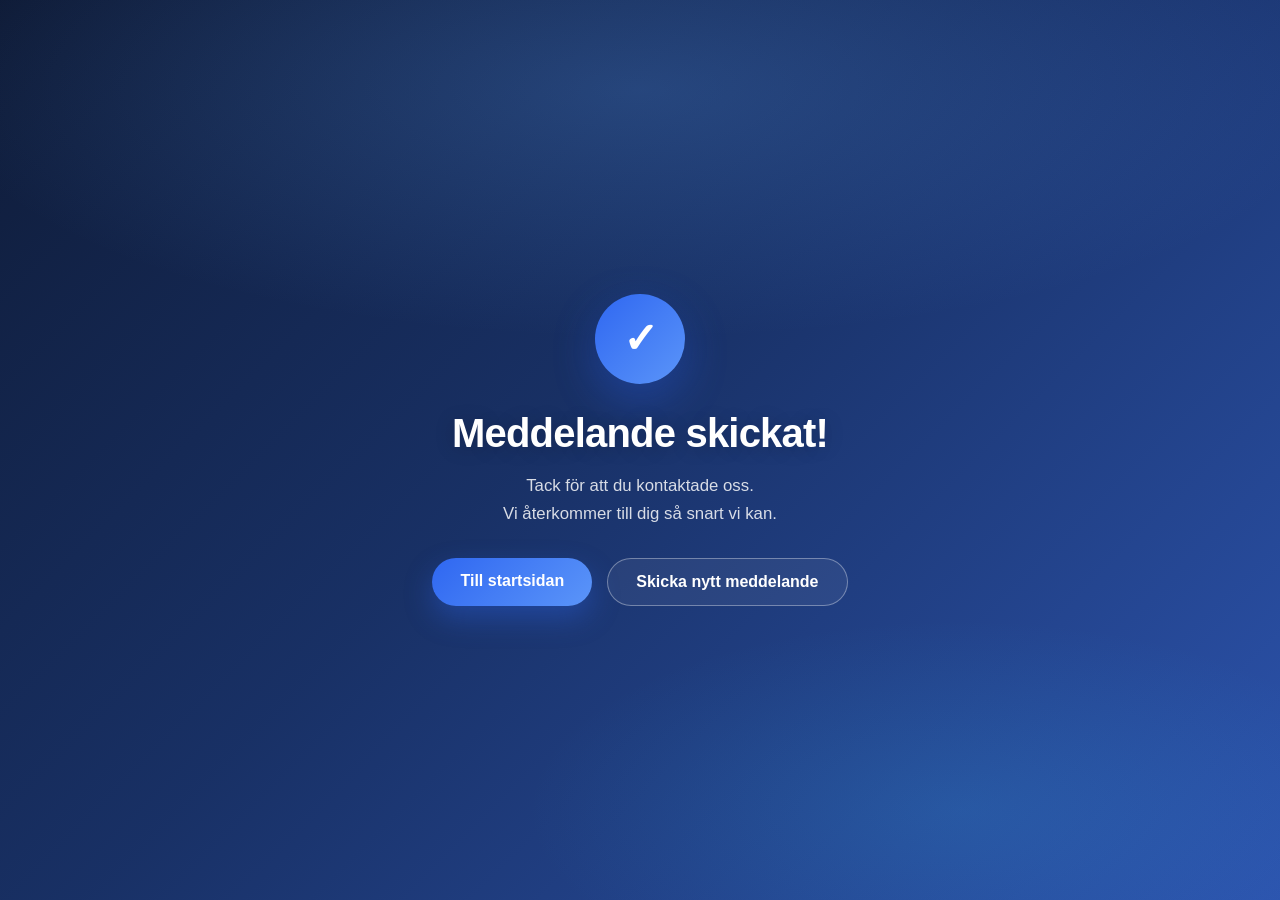
<file: success.html>
<!DOCTYPE html>
<html lang="sv">
  <head>
    <meta charset="UTF-8" />
    <meta name="viewport" content="width=device-width, initial-scale=1.0" />
    <title>Meddelande skickat | Windify</title>
    <style>
      * {
        box-sizing: border-box;
      }

      body {
        margin: 0;
        font-family: -apple-system, BlinkMacSystemFont, "Segoe UI", Roboto,
          Arial, sans-serif;
        -webkit-font-smoothing: antialiased;
      }

      body.fade-in-page {
        opacity: 0;
        animation: successPageFadeIn 0.7s ease-out forwards;
      }

      @keyframes successPageFadeIn {
        from {
          opacity: 0;
        }
        to {
          opacity: 1;
        }
      }

      @media (prefers-reduced-motion: reduce) {
        body.fade-in-page {
          animation: none;
          opacity: 1;
        }
      }

      .success-section {
        min-height: 100vh;
        min-height: 100dvh;
        display: flex;
        align-items: center;
        justify-content: center;
        background: linear-gradient(
          135deg,
          rgba(7, 20, 49, 0.97) 0%,
          rgba(15, 40, 95, 0.96) 45%,
          rgba(31, 73, 169, 0.94) 100%
        );
        color: #ffffff;
        text-align: center;
        padding: 40px 20px;
        position: relative;
        overflow: hidden;
      }

      .success-section::before {
        content: "";
        position: absolute;
        width: 120%;
        height: 60%;
        top: -20%;
        left: -10%;
        background: radial-gradient(
          ellipse,
          rgba(96, 165, 250, 0.22) 0%,
          transparent 65%
        );
        pointer-events: none;
      }

      .success-section::after {
        content: "";
        position: absolute;
        width: 80%;
        height: 50%;
        bottom: -15%;
        right: -15%;
        background: radial-gradient(
          ellipse,
          rgba(56, 189, 248, 0.14) 0%,
          transparent 60%
        );
        pointer-events: none;
      }

      .success-container {
        max-width: 600px;
        position: relative;
        z-index: 1;
      }

      .success-icon {
        width: 90px;
        height: 90px;
        margin: 0 auto 25px;
        border-radius: 50%;
        background: linear-gradient(135deg, #2f67f1, #5b95f9);
        display: flex;
        align-items: center;
        justify-content: center;
        font-size: 42px;
        line-height: 1;
        font-weight: 700;
        color: #ffffff;
        box-shadow: 0 14px 40px rgba(47, 103, 241, 0.45),
          0 8px 24px rgba(0, 0, 0, 0.2);
      }

      .success-container h1 {
        font-size: clamp(1.85rem, 5vw, 2.5rem);
        font-weight: 700;
        letter-spacing: -0.02em;
        margin: 0 0 15px;
        line-height: 1.2;
        text-shadow: 0 2px 20px rgba(0, 0, 0, 0.2);
      }

      .success-container p {
        opacity: 0.9;
        margin: 0 0 30px;
        line-height: 1.65;
        font-size: 1.05rem;
        color: rgba(255, 255, 255, 0.92);
      }

      .success-actions {
        display: flex;
        gap: 15px;
        justify-content: center;
        flex-wrap: wrap;
      }

      .btn-primary {
        display: inline-block;
        padding: 14px 28px;
        border-radius: 999px;
        background: linear-gradient(135deg, #2f67f1, #5b95f9);
        color: #ffffff;
        text-decoration: none;
        font-weight: 700;
        font-size: 1rem;
        box-shadow: 0 12px 28px rgba(47, 103, 241, 0.35);
        transition: transform 0.2s ease, box-shadow 0.2s ease, opacity 0.2s ease;
      }

      .btn-primary:hover {
        transform: translateY(-2px);
        box-shadow: 0 16px 36px rgba(47, 103, 241, 0.42);
      }

      .btn-secondary {
        display: inline-block;
        padding: 14px 28px;
        border-radius: 999px;
        border: 1px solid rgba(255, 255, 255, 0.35);
        color: #ffffff;
        text-decoration: none;
        font-weight: 600;
        font-size: 1rem;
        background: rgba(255, 255, 255, 0.06);
        transition: background 0.2s ease, border-color 0.2s ease;
      }

      .btn-secondary:hover {
        background: rgba(255, 255, 255, 0.14);
        border-color: rgba(255, 255, 255, 0.5);
      }

      @media (max-width: 600px) {
        .success-actions {
          flex-direction: column;
          align-items: stretch;
        }

        .btn-primary,
        .btn-secondary {
          text-align: center;
        }
      }
    </style>
  </head>

  <body class="fade-in-page">
    <section class="success-section">
      <div class="success-container">
        <div class="success-icon" aria-hidden="true">✓</div>

        <h1>Meddelande skickat!</h1>

        <p>
          Tack för att du kontaktade oss.<br />
          Vi återkommer till dig så snart vi kan.
        </p>

        <div class="success-actions">
          <a href="index.html" class="btn-primary">Till startsidan</a>
          <a href="kontakt.html" class="btn-secondary">Skicka nytt meddelande</a>
        </div>
      </div>
    </section>
  </body>
</html>
</file>
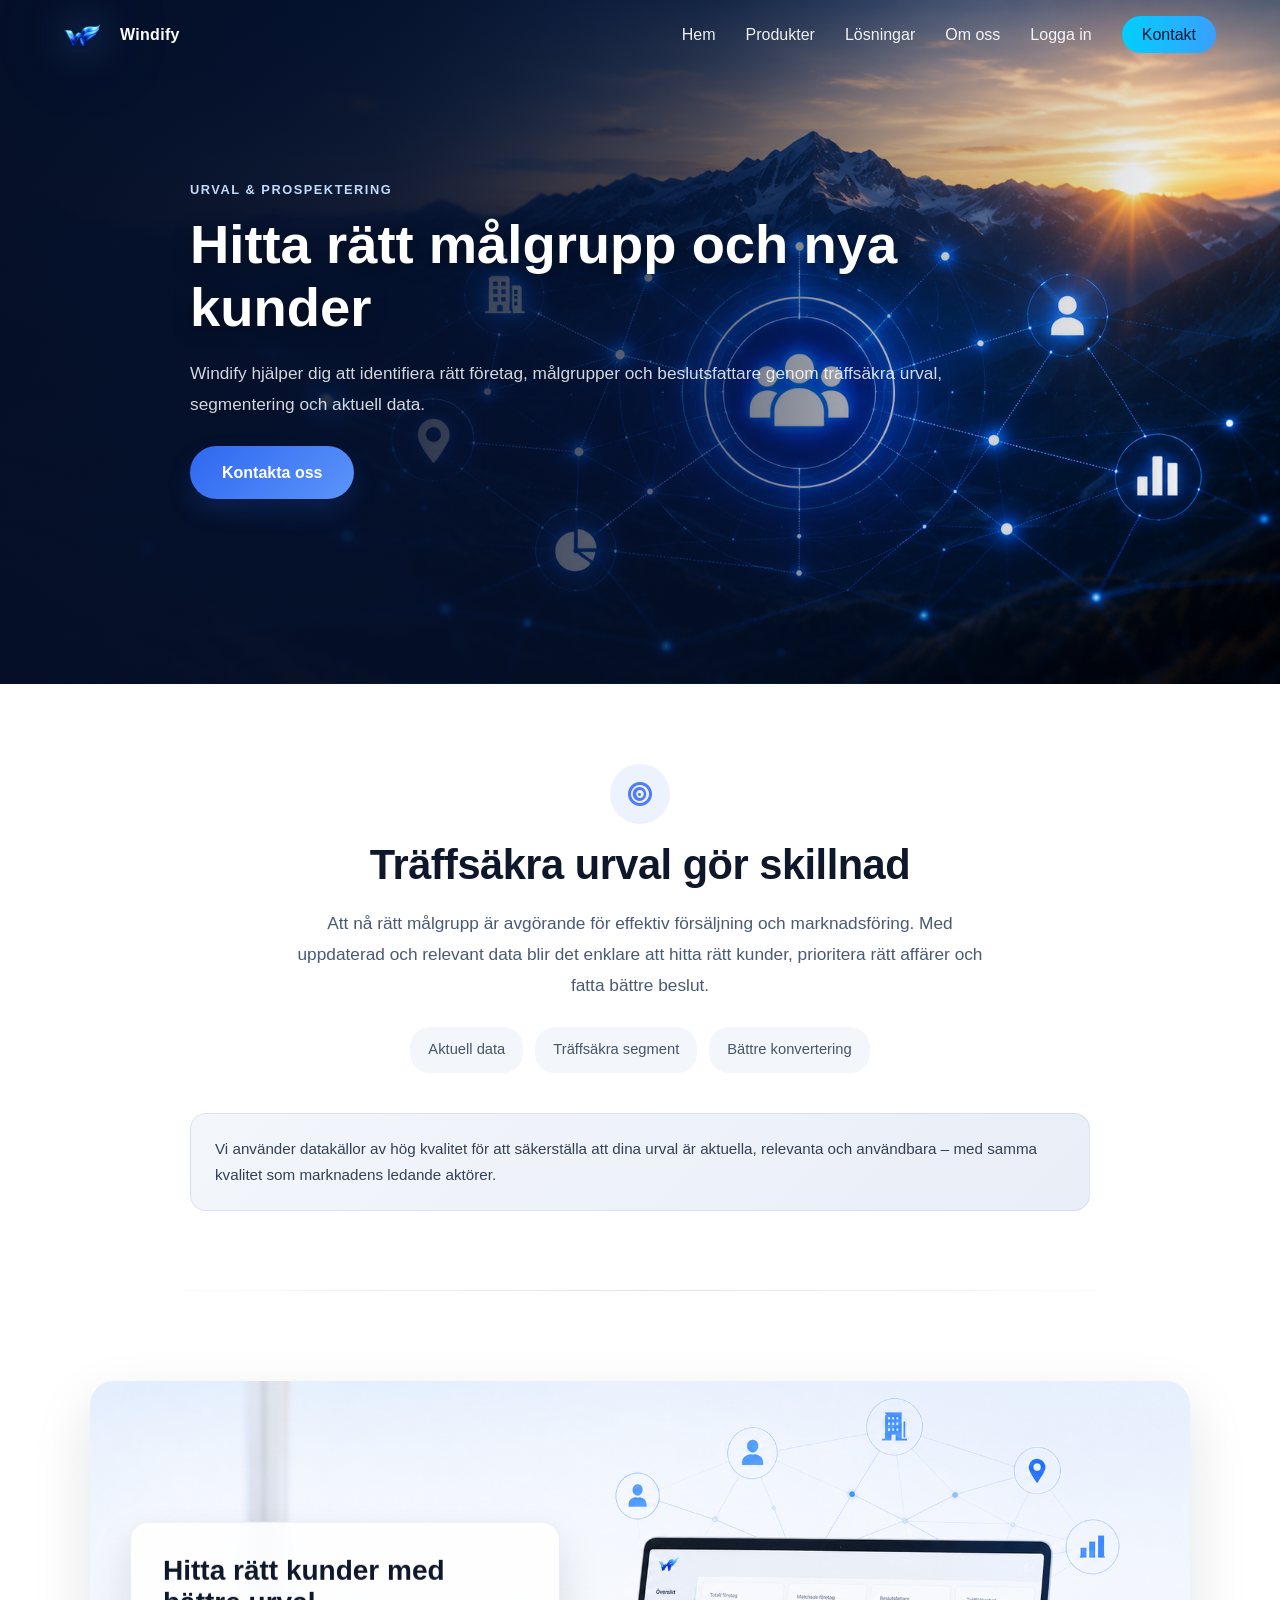
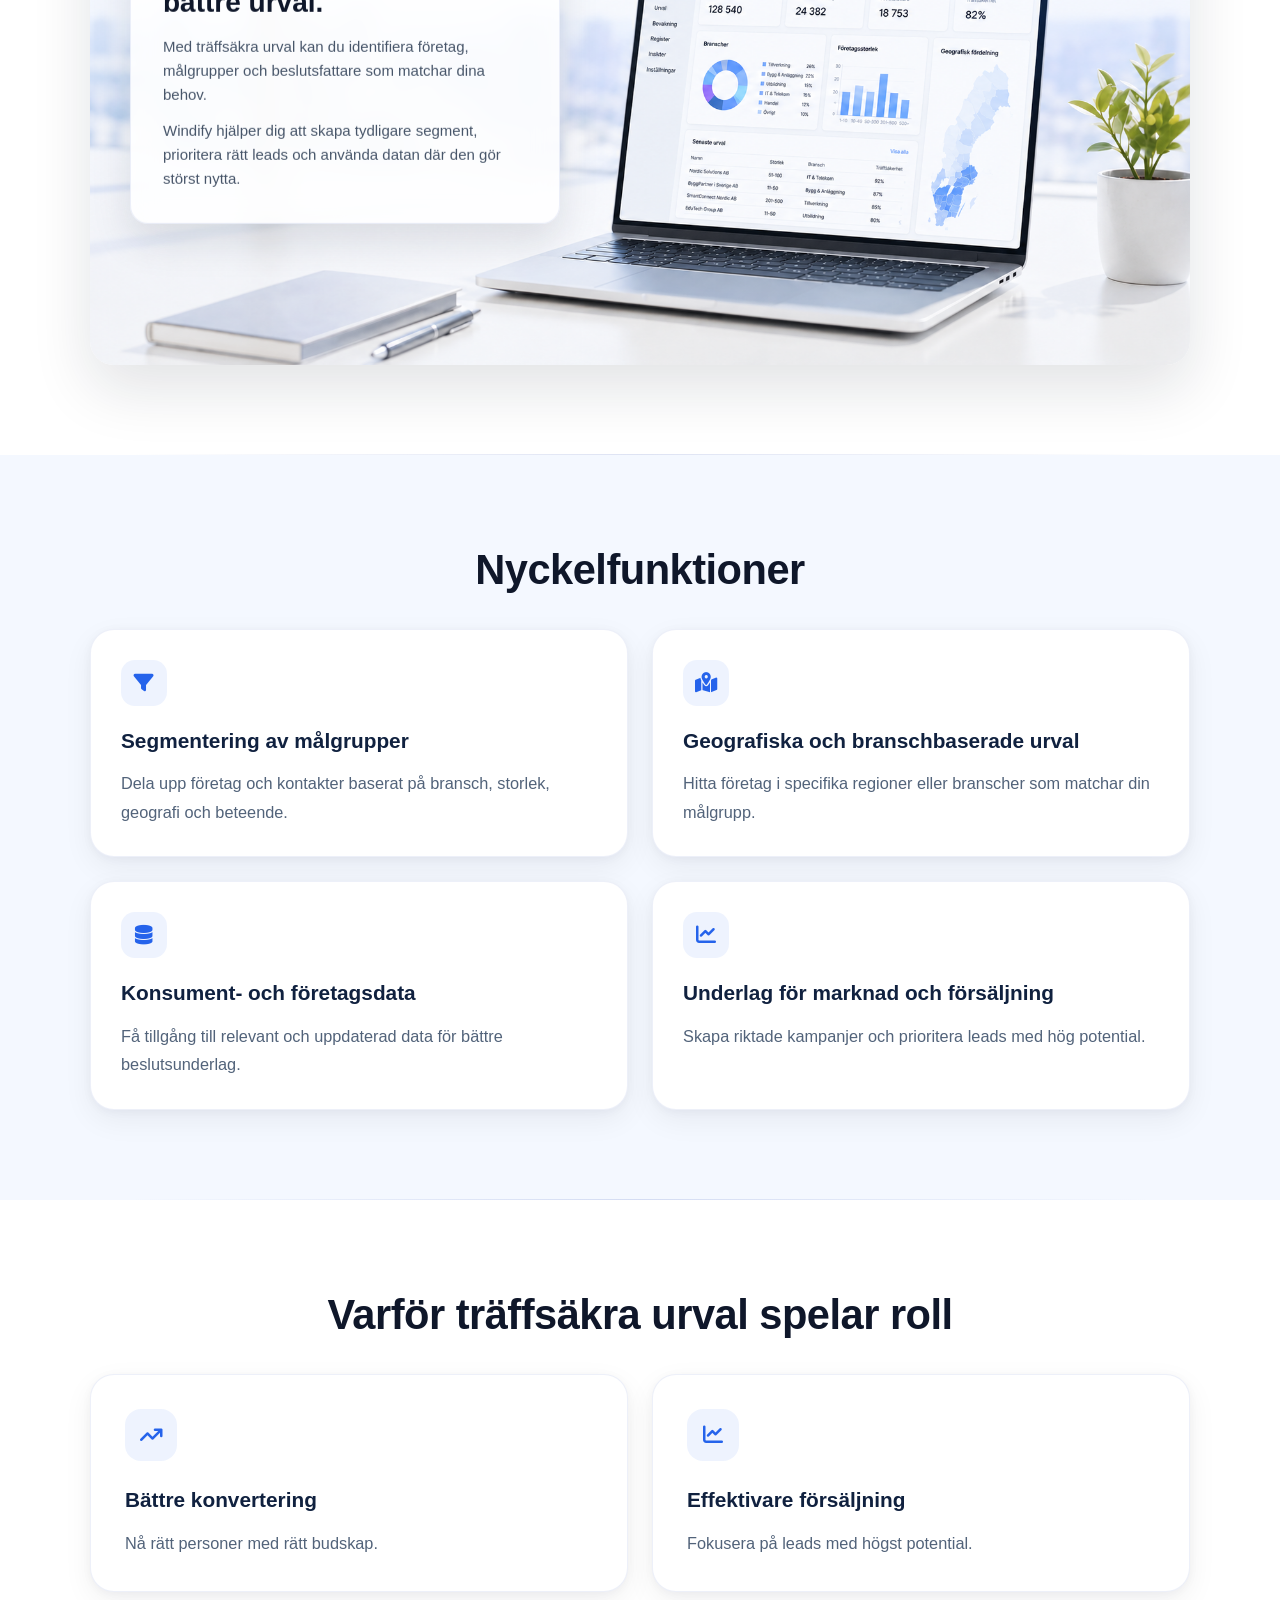
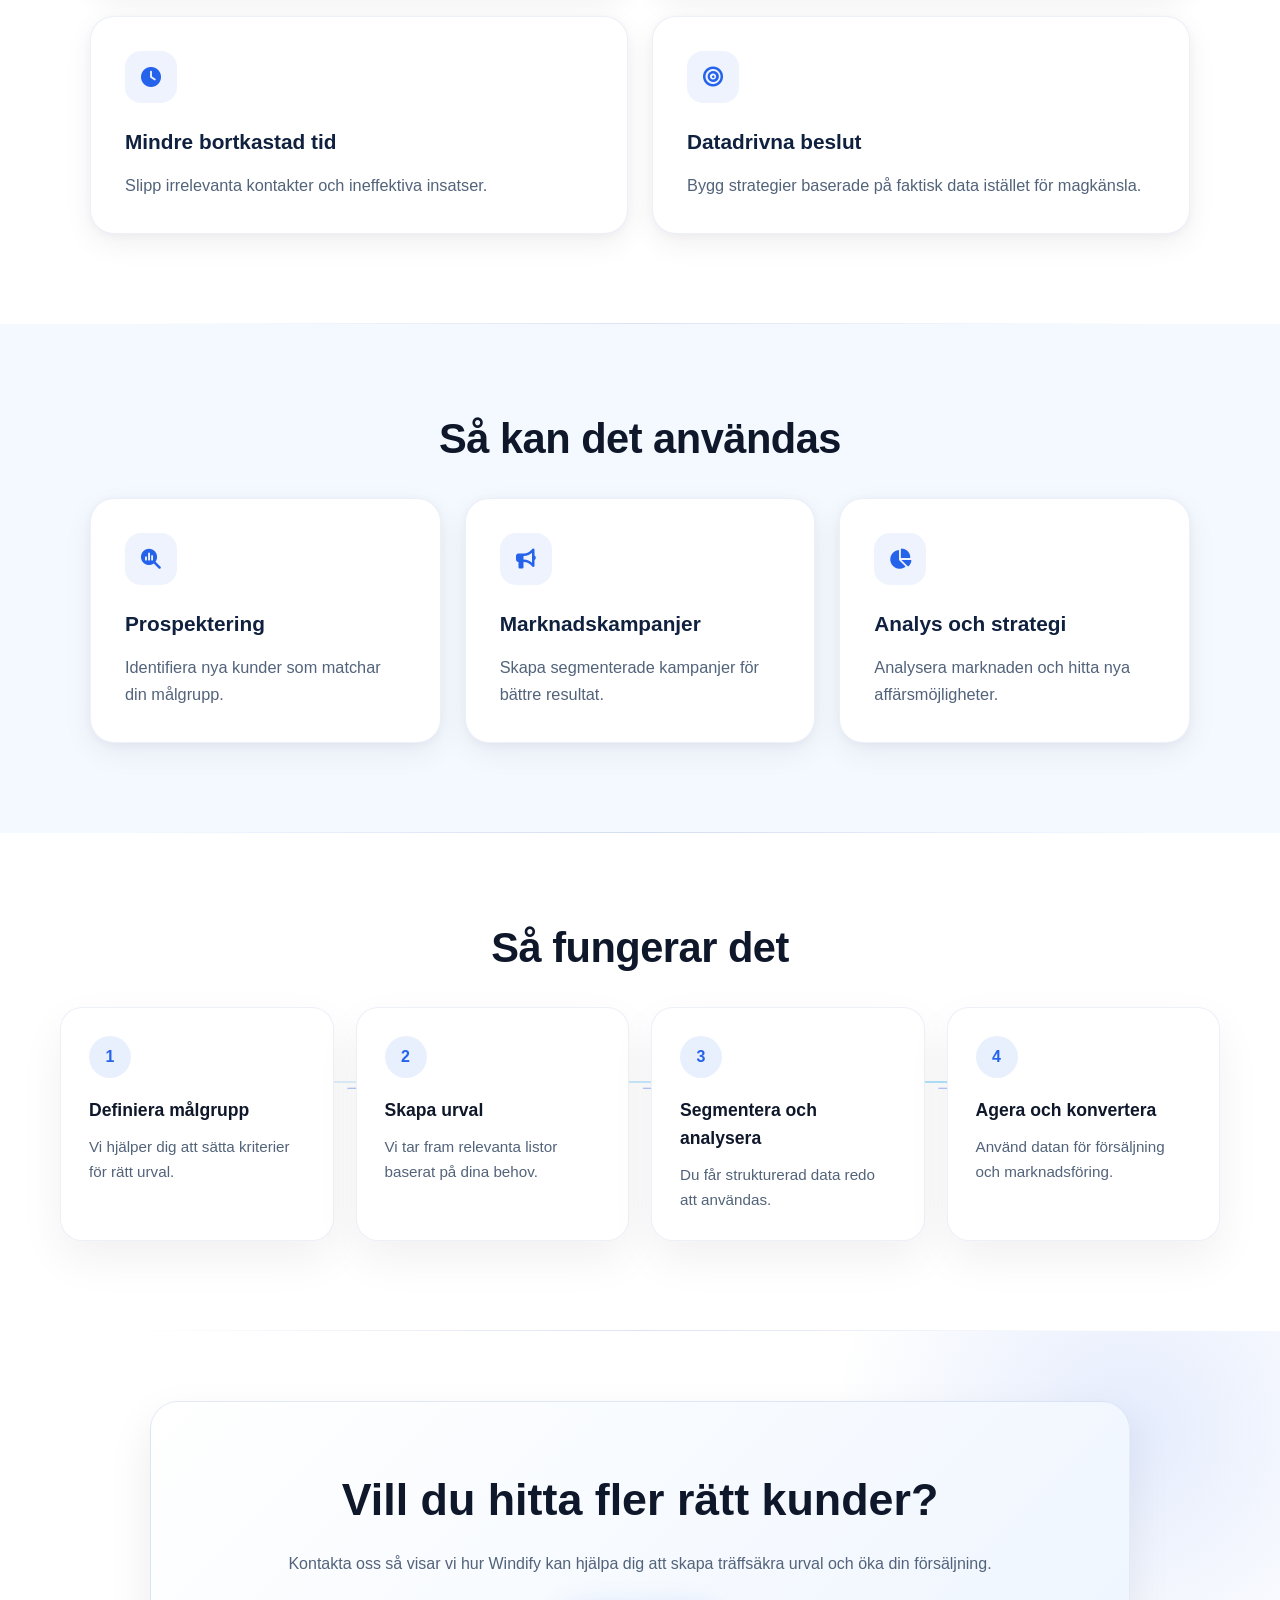
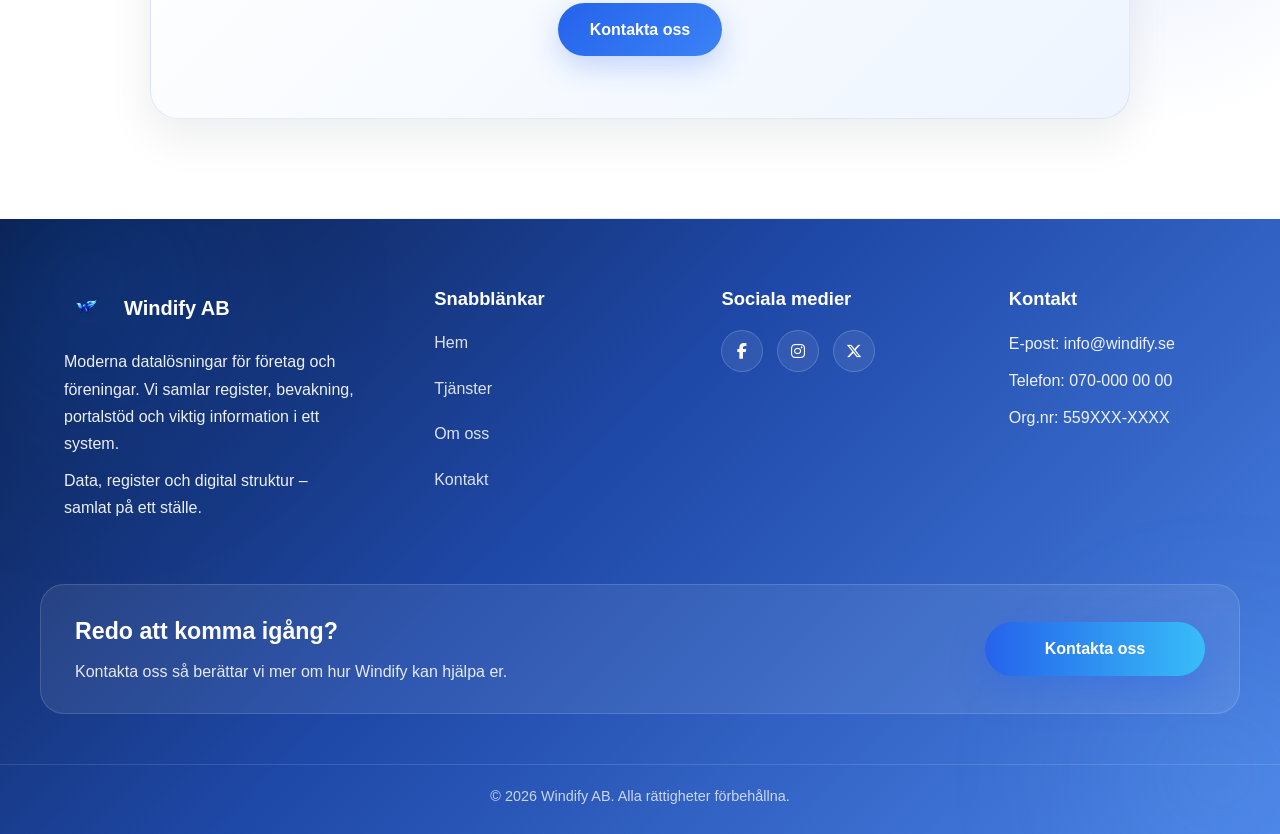
<file: urval.html>
<!doctype html>
<html lang="sv">
  <head>
    <meta charset="UTF-8" />
    <meta name="viewport" content="width=device-width, initial-scale=1.0" />
    <title>Urval & prospektering | Windify AB</title>
    <link
      rel="stylesheet"
      href="https://cdnjs.cloudflare.com/ajax/libs/font-awesome/6.5.0/css/all.min.css"
    />
    <link rel="stylesheet" href="main.css" />
  </head>
  <body>
    <nav class="navbar">
      <div class="nav-container">
        <a href="index.html" class="nav-brand">
          <img
            src="./static/images/windify-navbar-logo.png"
            alt="Windify logga"
            class="nav-logo"
          />
          <span class="nav-brand-name">Windify</span>
        </a>

        <button
          type="button"
          class="nav-toggle"
          aria-label="Öppna meny"
          aria-expanded="false"
          aria-controls="nav-menu"
        >
          <span></span>
          <span></span>
          <span></span>
        </button>

        <ul class="nav-menu" id="nav-menu">
          <li><a href="index.html">Hem</a></li>

          <li class="nav-item has-dropdown mobile-nav-item has-mobile-submenu">
            <a href="index.html#solutions" class="nav-desktop-link">
              <span class="nav-dropdown-label">Produkter</span>
              <i
                class="nav-dropdown-chevron fas fa-chevron-down"
                aria-hidden="true"
              ></i>
            </a>
            <div class="dropdown-menu desktop-mega-menu">
              <a href="register.html" class="mega-item">
                <span class="mega-icon"><i class="fa-solid fa-database"></i></span>
                <span class="mega-text">
                  <strong>Register & datakvalitet</strong>
                  <span
                    >Håll kund- och medlemsdata uppdaterad, korrekt och redo att
                    användas.</span
                  >
                </span>
              </a>
              <a href="urval.html" class="mega-item">
                <span class="mega-icon"><i class="fa-solid fa-bullseye"></i></span>
                <span class="mega-text">
                  <strong>Urval & prospektering</strong>
                  <span
                    >Hitta rätt företag, målgrupper och beslutsfattare med
                    träffsäkra urval.</span
                  >
                </span>
              </a>
              <a href="bevakning.html" class="mega-item">
                <span class="mega-icon"><i class="fa-solid fa-bell"></i></span>
                <span class="mega-text">
                  <strong>Bevakning i realtid</strong>
                  <span
                    >Följ viktiga förändringar och agera när informationen
                    uppdateras.</span
                  >
                </span>
              </a>
              <a href="portal.html" class="mega-item">
                <span class="mega-icon"
                  ><i class="fa-solid fa-layer-group"></i
                ></span>
                <span class="mega-text">
                  <strong>Digital portal</strong>
                  <span
                    >Samla register, dokument, möten och arbetsflöden i ett
                    modernt system.</span
                  >
                </span>
              </a>
            </div>
            <button
              type="button"
              class="mobile-submenu-toggle"
              aria-expanded="false"
              aria-controls="nav-mobile-produkter"
            >
              Produkter
              <i class="fa-solid fa-chevron-down" aria-hidden="true"></i>
            </button>
            <div
              class="mobile-submenu"
              id="nav-mobile-produkter"
              role="region"
              aria-label="Produkter"
            >
              <a href="register.html">Register &amp; datakvalitet</a>
              <a href="urval.html">Urval &amp; prospektering</a>
              <a href="bevakning.html">Bevakning i realtid</a>
              <a href="portal.html">Digital portal</a>
            </div>
          </li>

          <li class="nav-item has-dropdown mobile-nav-item has-mobile-submenu">
            <a href="index.html#solutions" class="nav-desktop-link">
              <span class="nav-dropdown-label">Lösningar</span>
              <i
                class="nav-dropdown-chevron fas fa-chevron-down"
                aria-hidden="true"
              ></i>
            </a>
            <div class="dropdown-menu large desktop-mega-menu">
              <a href="foretag.html" class="mega-item">
                <span class="mega-icon"><i class="fa-solid fa-building"></i></span>
                <span class="mega-text">
                  <strong>För företag</strong>
                  <span
                    >Datadrivna verktyg för försäljning, marknad, analys och
                    beslut.</span
                  >
                </span>
              </a>
              <a href="foreningar.html" class="mega-item">
                <span class="mega-icon"><i class="fa-solid fa-users"></i></span>
                <span class="mega-text">
                  <strong>För föreningar</strong>
                  <span
                    >Digital struktur för register, fiskrätt, markägare och
                    dokument.</span
                  >
                </span>
              </a>
              <a href="hitta-nya-kunder.html" class="mega-item">
                <span class="mega-icon"
                  ><i class="fa-solid fa-magnifying-glass-chart"></i
                ></span>
                <span class="mega-text">
                  <strong>Hitta nya kunder</strong>
                  <span
                    >Nå rätt målgrupp snabbare med uppdaterad och relevant
                    data.</span
                  >
                </span>
              </a>
              <a href="effektivisera.html" class="mega-item">
                <span class="mega-icon"><i class="fa-solid fa-gears"></i></span>
                <span class="mega-text">
                  <strong>Effektivisera administration</strong>
                  <span
                    >Minska manuellt arbete och samla viktig information på ett
                    ställe.</span
                  >
                </span>
              </a>
            </div>
            <button
              type="button"
              class="mobile-submenu-toggle"
              aria-expanded="false"
              aria-controls="nav-mobile-losningar"
            >
              Lösningar
              <i class="fa-solid fa-chevron-down" aria-hidden="true"></i>
            </button>
            <div
              class="mobile-submenu"
              id="nav-mobile-losningar"
              role="region"
              aria-label="Lösningar"
            >
              <a href="foretag.html">För företag</a>
              <a href="foreningar.html">För föreningar</a>
              <a href="hitta-nya-kunder.html">Hitta nya kunder</a>
              <a href="effektivisera.html">Effektivisera administration</a>
            </div>
          </li>

          <li><a href="index.html#about">Om oss</a></li>
          <li><a href="#">Logga in</a></li>
          <li><a href="kontakt.html" class="nav-cta">Kontakt</a></li>
        </ul>
      </div>
    </nav>

    <main class="product-page product-page-urval">
      <section class="product-hero">
        <div class="section-header">
          <span class="section-kicker">URVAL & PROSPEKTERING</span>
          <h1>Hitta rätt målgrupp och nya kunder</h1>
          <p>
            Windify hjälper dig att identifiera rätt företag, målgrupper och
            beslutsfattare genom träffsäkra urval, segmentering och aktuell
            data.
          </p>
          <a href="kontakt.html" class="btn">Kontakta oss</a>
        </div>
      </section>

      <section class="product-overview">
        <div class="section-header">
          <div class="overview-icon">
            <i class="fa-solid fa-bullseye"></i>
          </div>
          <h2>Träffsäkra urval gör skillnad</h2>
          <p>
            Att nå rätt målgrupp är avgörande för effektiv försäljning och
            marknadsföring. Med uppdaterad och relevant data blir det enklare att
            hitta rätt kunder, prioritera rätt affärer och fatta bättre beslut.
          </p>
          <div class="overview-badges">
            <span>Aktuell data</span>
            <span>Träffsäkra segment</span>
            <span>Bättre konvertering</span>
          </div>
        </div>
        <p class="product-trust-note">
          Vi använder datakällor av hög kvalitet för att säkerställa att dina
          urval är aktuella, relevanta och användbara – med samma kvalitet som
          marknadens ledande aktörer.
        </p>
      </section>

      <section class="urval-highlight">
        <div class="urval-highlight__image">
          <img
            src="./static/images/urval-dashboard.png"
            alt="Urval dashboard"
          />
          <div class="urval-highlight__overlay">
            <h2>Hitta rätt kunder med bättre urval.</h2>
            <p>
              Med träffsäkra urval kan du identifiera företag, målgrupper och
              beslutsfattare som matchar dina behov.
            </p>
            <p>
              Windify hjälper dig att skapa tydligare segment, prioritera rätt
              leads och använda datan där den gör störst nytta.
            </p>
          </div>
        </div>
      </section>

      <section class="product-features">
        <div class="section-header">
          <h2>Nyckelfunktioner</h2>
        </div>
        <div class="product-grid product-grid-4">
          <article class="product-card feature-card">
            <div class="product-card-icon">
              <i class="fa-solid fa-filter"></i>
            </div>
            <h3>Segmentering av målgrupper</h3>
            <p>
              Dela upp företag och kontakter baserat på bransch, storlek,
              geografi och beteende.
            </p>
          </article>
          <article class="product-card feature-card">
            <div class="product-card-icon">
              <i class="fa-solid fa-map-location-dot"></i>
            </div>
            <h3>Geografiska och branschbaserade urval</h3>
            <p>
              Hitta företag i specifika regioner eller branscher som matchar din
              målgrupp.
            </p>
          </article>
          <article class="product-card feature-card">
            <div class="product-card-icon">
              <i class="fa-solid fa-database"></i>
            </div>
            <h3>Konsument- och företagsdata</h3>
            <p>
              Få tillgång till relevant och uppdaterad data för bättre
              beslutsunderlag.
            </p>
          </article>
          <article class="product-card feature-card">
            <div class="product-card-icon">
              <i class="fa-solid fa-chart-line"></i>
            </div>
            <h3>Underlag för marknad och försäljning</h3>
            <p>
              Skapa riktade kampanjer och prioritera leads med hög potential.
            </p>
          </article>
        </div>
      </section>

      <section class="product-benefits">
        <div class="section-header">
          <h2>Varför träffsäkra urval spelar roll</h2>
        </div>
        <div class="product-grid product-grid-2">
          <article class="product-card benefit-card">
            <div class="card-icon">
              <i class="fa-solid fa-arrow-trend-up"></i>
            </div>
            <h3>Bättre konvertering</h3>
            <p>Nå rätt personer med rätt budskap.</p>
          </article>
          <article class="product-card benefit-card">
            <div class="card-icon">
              <i class="fa-solid fa-chart-line"></i>
            </div>
            <h3>Effektivare försäljning</h3>
            <p>Fokusera på leads med högst potential.</p>
          </article>
          <article class="product-card benefit-card">
            <div class="card-icon">
              <i class="fa-solid fa-clock"></i>
            </div>
            <h3>Mindre bortkastad tid</h3>
            <p>Slipp irrelevanta kontakter och ineffektiva insatser.</p>
          </article>
          <article class="product-card benefit-card">
            <div class="card-icon">
              <i class="fa-solid fa-bullseye"></i>
            </div>
            <h3>Datadrivna beslut</h3>
            <p>
              Bygg strategier baserade på faktisk data istället för magkänsla.
            </p>
          </article>
        </div>
      </section>

      <section class="product-use-cases">
        <div class="section-header">
          <h2>Så kan det användas</h2>
        </div>
        <div class="product-grid product-grid-3">
          <article class="product-card use-card">
            <div class="card-icon">
              <i class="fa-solid fa-magnifying-glass-chart"></i>
            </div>
            <h3>Prospektering</h3>
            <p>Identifiera nya kunder som matchar din målgrupp.</p>
          </article>
          <article class="product-card use-card">
            <div class="card-icon">
              <i class="fa-solid fa-bullhorn"></i>
            </div>
            <h3>Marknadskampanjer</h3>
            <p>Skapa segmenterade kampanjer för bättre resultat.</p>
          </article>
          <article class="product-card use-card">
            <div class="card-icon">
              <i class="fa-solid fa-chart-pie"></i>
            </div>
            <h3>Analys och strategi</h3>
            <p>Analysera marknaden och hitta nya affärsmöjligheter.</p>
          </article>
        </div>
      </section>

      <section class="product-process">
        <div class="section-header">
          <h2>Så fungerar det</h2>
        </div>
        <div class="process-grid">
          <article class="process-card">
            <div class="process-number">1</div>
            <h3>Definiera målgrupp</h3>
            <p>Vi hjälper dig att sätta kriterier för rätt urval.</p>
          </article>
          <article class="process-card">
            <div class="process-number">2</div>
            <h3>Skapa urval</h3>
            <p>Vi tar fram relevanta listor baserat på dina behov.</p>
          </article>
          <article class="process-card">
            <div class="process-number">3</div>
            <h3>Segmentera och analysera</h3>
            <p>Du får strukturerad data redo att användas.</p>
          </article>
          <article class="process-card">
            <div class="process-number">4</div>
            <h3>Agera och konvertera</h3>
            <p>Använd datan för försäljning och marknadsföring.</p>
          </article>
        </div>
      </section>

      <section class="product-final-cta cta-section">
        <div class="product-cta-card">
          <h2>Vill du hitta fler rätt kunder?</h2>
          <p>
            Kontakta oss så visar vi hur Windify kan hjälpa dig att skapa
            träffsäkra urval och öka din försäljning.
          </p>
          <a href="kontakt.html" class="btn cta-button">Kontakta oss</a>
        </div>
      </section>
    </main>

    <footer id="contact" class="footer">
      <div class="footer-container">
        <div class="footer-column">
          <div class="footer-brand">
            <img
              src="./static/images/windify-navbar-logo.png"
              alt="Windify logo"
            />
            <span>Windify AB</span>
          </div>
          <p>
            Moderna datalösningar för företag och föreningar. Vi samlar
            register, bevakning, portalstöd och viktig information i ett system.
          </p>
          <p class="footer-tagline">
            Data, register och digital struktur – samlat på ett ställe.
          </p>
        </div>

        <div class="footer-column">
          <h4>Snabblänkar</h4>
          <ul class="footer-links">
            <li><a href="index.html">Hem</a></li>
            <li><a href="index.html#solutions">Tjänster</a></li>
            <li><a href="index.html#about">Om oss</a></li>
            <li><a href="kontakt.html">Kontakt</a></li>
          </ul>
        </div>

        <div class="footer-column">
          <h4>Sociala medier</h4>
          <div class="social-icons">
            <a href="#" target="_blank" aria-label="Facebook"
              ><i class="fab fa-facebook-f"></i
            ></a>
            <a href="#" target="_blank" aria-label="Instagram"
              ><i class="fab fa-instagram"></i
            ></a>
            <a href="#" target="_blank" aria-label="X"
              ><i class="fab fa-x-twitter"></i
            ></a>
          </div>
        </div>

        <div class="footer-column">
          <h4>Kontakt</h4>
          <p>E-post: info@windify.se</p>
          <p>Telefon: 070-000 00 00</p>
          <p>Org.nr: 559XXX-XXXX</p>
        </div>
      </div>

      <div class="footer-cta">
        <div class="footer-cta-content">
          <h4>Redo att komma igång?</h4>
          <p>Kontakta oss så berättar vi mer om hur Windify kan hjälpa er.</p>
        </div>
        <a href="kontakt.html" class="footer-cta-btn">Kontakta oss</a>
      </div>

      <div class="footer-bottom">
        <p>&copy; 2026 Windify AB. Alla rättigheter förbehållna.</p>
      </div>
    </footer>
    <script>
      const navbar = document.querySelector(".navbar");
      const navToggle = document.querySelector(".nav-toggle");
      const navMenu = document.querySelector(".nav-menu");

      window.addEventListener("scroll", () => {
        if (window.scrollY > 20) {
          navbar.classList.add("scrolled");
        } else {
          navbar.classList.remove("scrolled");
        }
      });

      function closeMobileAccordions() {
        document.querySelectorAll(".mobile-nav-item.open").forEach((item) => {
          item.classList.remove("open");
          const btn = item.querySelector(".mobile-submenu-toggle");
          if (btn) btn.setAttribute("aria-expanded", "false");
        });
      }

      if (navToggle && navMenu) {
        navToggle.addEventListener("click", () => {
          const isOpen = navMenu.classList.toggle("is-open");
          navToggle.setAttribute("aria-expanded", String(isOpen));
          if (!isOpen) {
            closeMobileAccordions();
          }
        });

        navMenu.querySelectorAll(".mobile-submenu-toggle").forEach((toggle) => {
          toggle.addEventListener("click", (e) => {
            if (window.innerWidth > 768) return;
            e.preventDefault();
            e.stopPropagation();
            const item = toggle.closest(".mobile-nav-item");
            if (!item) return;
            document.querySelectorAll(".mobile-nav-item.open").forEach((openItem) => {
              if (openItem !== item) {
                openItem.classList.remove("open");
                const b = openItem.querySelector(".mobile-submenu-toggle");
                if (b) b.setAttribute("aria-expanded", "false");
              }
            });
            item.classList.toggle("open");
            toggle.setAttribute(
              "aria-expanded",
              String(item.classList.contains("open"))
            );
          });
        });

        navMenu.querySelectorAll("a").forEach((link) => {
          link.addEventListener("click", () => {
            navMenu.classList.remove("is-open");
            navToggle.setAttribute("aria-expanded", "false");
            closeMobileAccordions();
          });
        });

        window.addEventListener("resize", () => {
          if (window.innerWidth > 768) {
            navMenu.classList.remove("is-open");
            navToggle.setAttribute("aria-expanded", "false");
            closeMobileAccordions();
          }
        });

        window
          .matchMedia("(max-width: 768px)")
          .addEventListener("change", (e) => {
            if (!e.matches) {
              closeMobileAccordions();
            }
          });
      }
    </script>
  </body>
</html>
</file>
<file: main.css>
* {
    margin: 0;
    padding: 0;
    box-sizing: border-box;
}

html {
    scroll-behavior: smooth;
}

body {
    font-family: Arial, sans-serif;
    background: #f6f9ff;
    color: #12213f;
    line-height: 1.6;
}

/* NAVBAR */
.navbar {
    position: fixed;
    top: 0;
    left: 0;
    width: 100%;
    background: transparent;
    backdrop-filter: none;
    -webkit-backdrop-filter: none;
    z-index: 1000;
    border-bottom: 1px solid transparent;
    transition: background 0.3s ease, backdrop-filter 0.3s ease, border-color 0.3s ease;
}

.navbar.scrolled {
    background: rgba(8, 24, 63, 0.34);
    backdrop-filter: blur(2px);
    -webkit-backdrop-filter: blur(2px);
    border-bottom: 1px solid rgba(255, 255, 255, 0.08);
}

.nav-container {
    max-width: 1200px;
    margin: 0 auto;
    padding: 10px 24px;
    display: flex;
    align-items: center;
    justify-content: space-between;
}

.nav-logo {
    width: 42px;
    height: 42px;
    object-fit: contain;
    filter:
        drop-shadow(0 0 10px rgba(96, 165, 250, 0.55))
        drop-shadow(0 0 20px rgba(59, 130, 246, 0.35));

    transition: transform 0.2s ease;
    transform: scale(2.0);
    margin-top: 8px;
    
}

.nav-brand {
    display: flex;
    align-items: center;
    gap: 14px;
    color: #ffffff;
    text-decoration: none;
}



.nav-brand-name {
    font-size: 1rem;
    font-weight: 800;
    letter-spacing: 0.3px;
    line-height: 1;
}

.nav-brand:hover .nav-logo {
    transform: scale(2.4);
}


.nav-menu {
    list-style: none;
    display: flex;
    align-items: center;
    gap: 30px;
}

.nav-toggle {
    display: none;
}

.nav-menu a {
    position: relative;
    text-decoration: none;
    color: rgba(255, 255, 255, 0.92);
    font-size: 1rem;
    font-weight: 500;
    transition: color 0.25s ease;
}

.nav-menu a:hover {
    color: #ffffff;
}

.nav-menu a::after {
    content: "";
    position: absolute;
    left: 0;
    bottom: -7px;
    width: 0;
    height: 2px;
    border-radius: 10px;
    background: #ffffff;
    transition: width 0.25s ease;
}

.nav-menu a:hover::after {
    width: 100%;
}

.nav-item {
    position: relative;
}

.has-dropdown > a {
    display: flex;
    align-items: center;
    gap: 6px;
}

.has-dropdown {
    position: relative;
}

.has-dropdown::after {
    content: "";
    position: absolute;
    left: -24px;
    right: -24px;
    top: 100%;
    height: 22px;
    background: transparent;
}

.dropdown-menu {
    position: absolute;
    top: calc(100% + 12px);
    left: 50%;
    transform: translateX(-50%) translateY(8px);
    width: 680px;
    display: grid;
    grid-template-columns: repeat(2, minmax(0, 1fr));
    gap: 22px 28px;
    padding: 28px;
    border-radius: 26px;
    background: rgba(255, 255, 255, 0.96);
    backdrop-filter: blur(14px);
    -webkit-backdrop-filter: blur(14px);
    border: 1px solid rgba(30, 64, 175, 0.10);
    box-shadow: 0 24px 70px rgba(15, 23, 42, 0.18);
    opacity: 0;
    visibility: hidden;
    pointer-events: none;
    transition: opacity 0.24s ease, transform 0.24s ease, visibility 0.24s ease;
}

.dropdown-menu::before {
    content: "";
    position: absolute;
    top: -6px;
    left: 50%;
    width: 12px;
    height: 12px;
    transform: translateX(-50%) rotate(45deg);
    background: rgba(255, 255, 255, 0.96);
    border-left: 1px solid rgba(30, 64, 175, 0.12);
    border-top: 1px solid rgba(30, 64, 175, 0.12);
}

.dropdown-menu.large {
    width: 680px;
    display: grid;
    grid-template-columns: repeat(2, minmax(0, 1fr));
    gap: 22px 28px;
    padding: 28px;
}

.has-dropdown:hover .desktop-mega-menu {
    opacity: 1;
    visibility: visible;
    pointer-events: auto;
    transform: translateX(-50%) translateY(-1px);
}

.mega-item {
    display: grid;
    grid-template-columns: 46px 1fr;
    gap: 14px;
    align-items: flex-start;
    padding: 12px;
    border-radius: 18px;
    text-decoration: none;
    transition: all 0.22s ease;
}

.mega-item:hover {
    background: rgba(37, 99, 235, 0.055);
    transform: translateY(-2px);
}

.mega-icon {
    width: 46px;
    height: 46px;
    border-radius: 50%;
    display: flex;
    align-items: center;
    justify-content: center;
    background: rgba(37, 99, 235, 0.09);
    color: #2563eb;
    font-size: 18px;
}

.mega-item:nth-child(2) .mega-icon {
    background: rgba(56, 189, 248, 0.12);
}

.mega-item:nth-child(3) .mega-icon {
    background: rgba(245, 158, 11, 0.12);
}

.mega-item:nth-child(4) .mega-icon {
    background: rgba(20, 184, 166, 0.12);
}

.mega-text strong {
    display: block;
    color: #0f172a;
    font-size: 1rem;
    margin-bottom: 6px;
}

.mega-text span {
    display: block;
    color: #52637a;
    font-size: 0.88rem;
    line-height: 1.5;
}

@media (max-width: 1100px) {
    .dropdown-menu,
    .dropdown-menu.large {
        width: min(92vw, 680px);
    }
}

@media (min-width: 769px) {
    .nav-desktop-link .nav-dropdown-chevron {
        display: none;
    }

    .mobile-submenu-toggle,
    .mobile-nav-item > .mobile-submenu {
        display: none !important;
    }
}

.nav-cta {
    padding: 10px 20px;
    border-radius: 999px;
    background: linear-gradient(90deg, #00cfff, #3aa0ff);
    color: #00182e !important;
    font-weight: 800;
}

/* HERO */
.header {
    position: relative;
    min-height: 100vh;
    padding: 60px 20px 0px;
    display: flex;
    align-items: center;
    justify-content: center;
    text-align: center;
    overflow: hidden;
    background: url('./static/images/ChatGPT\ Image\ 2\ maj\ 2026\ 22_14_27.png') no-repeat center center ;
    background-size: cover;
    filter: brightness(1.05) contrast(1.1);
    
    /*background:
        radial-gradient(circle at 50% 22%, rgba(96, 165, 250, 0.26), transparent 32%),
        radial-gradient(circle at 76% 78%, rgba(120, 190, 255, 0.24), transparent 34%),
        linear-gradient(135deg, #0b1f4b 0%, #1f49a9 48%, #4b84e6 100%);*/
}

.header::before {
    content: "";
    position: absolute;
    width: 620px;
    height: 620px;
    top: -180px;
    left: -180px;
    background: radial-gradient(circle, rgba(13, 110, 253, 0.28), transparent 70%);
    filter: blur(90px);
    z-index: 0;
    inset: 0;
}


.header::after {
    content: "";
    position: absolute;
    width: 520px;
    height: 520px;
    bottom: -140px;
    right: -120px;
    background: radial-gradient(circle, rgba(120, 190, 255, 0.24), transparent 70%);
    filter: blur(90px);
    z-index: 0;
}


.hero-overlay {
    position: absolute;
    inset: 0;
    background: linear-gradient(
        180deg,
        rgba(4, 15, 40, 0.24),
        rgba(4, 15, 40, 0.04)
    );
    z-index: 1;
}

.hero-content {
    position: relative;
    z-index: 2;
    width: 100%;
    max-width: 1100px;
    color: #ffffff;
    margin-top: -40px;
    
}

.hero-content::before {
    content: "";
    position: absolute;
    top: 95px;
    left: 50%;
    transform: translateX(-50%);
    width: 460px;
    height: 460px;
    background: radial-gradient(circle, rgba(59, 130, 246, 0.25), transparent 70%);
    filter: blur(65px);
    z-index: -1;
}



.hero-logo {
    width: 500px;
    max-width: 90vw;
    height: auto;
    display: block;
    margin: -30px auto 0px;
    object-fit: contain;
    animation: logoFadeIn 0.9s ease forwards;
    filter:
        drop-shadow(0 22px 45px rgba(0, 0, 0, 0.32))
        drop-shadow(0 0 42px rgba(96, 165, 250, 0.48));
}



.subtitle {
    max-width: 700px;
    margin: 0px auto 30px;
    font-size: 1.25rem;
    line-height: 1.7;
    font-weight: 500;
    color: #ffffff;
    transform: translateY(-30px);
}

.subtitle.secondary {
    max-width: 900px;
    margin-bottom: 34px;
    font-size: 1rem;
    font-weight: 400;
    line-height: 1.8;
    color: #ffffff;
}

/* HERO BUTTONS */
.hero-actions {
    display: flex;
    justify-content: center;
    align-items: center;
    gap: 24px;
    flex-wrap: wrap;
    transform: translateY(-20px);
}

.hero-btn {
    display: inline-block;
    min-width: 150px;
    text-decoration: none;
    padding: 14px 30px;
    border-radius: 999px;
    font-size: 0.8rem;
    font-weight: 700;
    transition: all 0.25s ease;
    margin: 80px 0px 0px;
}

.hero-btn:hover {
    transform: translateY(-3px) scale(1.02);
}

.hero-btn.primary {
    background: linear-gradient(90deg, #00cfff, #3aa0ff);
    color: #060606;

    /*box-shadow:
        0 0 30px rgba(0, 200, 255, 0.7),
        0 15px 35px rgba(0, 0, 0, 0.3);*/

    box-shadow: 0 10px 30px rgba(37, 99, 235, 0.4);

    backdrop-filter: blur(2px);
}

.hero-btn.primary:hover {
    transform: translateY(-3px);
    box-shadow:
        0 0 40px rgba(0, 200, 255, 0.9),
        0 15px 35px rgba(0, 0, 0, 0.35);
}

.hero-btn.secondary {
    background: rgba(255, 255, 255, 0.08);
    border: 1px solid rgba(255, 255, 255, 0.25);
    backdrop-filter: blur(8px);
    color: #fff;
    box-shadow: inset 0 0 12px rgba(255,255,255,0.1);
    text-shadow: 0 0 10px rgba(0,200,255,0.4);
}

.hero-btn.secondary:hover {
    transform: translateY(-3px);
    background: rgba(255, 255, 255, 0.12);
    border-color: rgba(255, 255, 255, 0.58);
}

/* MAIN CONTENT */
.container {
    max-width: 1400px;
    margin: 0 auto;
    padding: 90px 20px 60px;
    display: flex;
    justify-content: center;
    align-items: stretch;
    gap: 42px;
    flex-wrap: wrap;
}

/* SECTIONS */


section {
    scroll-margin-top: 90px;
    padding: 120px 20px;
    position: relative;
}

section::after {
    content: "";
    position: absolute;
    bottom: 0;
    left: 50%;
    transform: translateX(-50%);
    width: 80%;
    height: 1px;
    background: linear-gradient(
        to right,
        transparent,
        rgba(30, 64, 175, 0.15),
        transparent
    );
}

.help-section,
.solutions-section,
.audience-section,
.why-section,
.about-section {
    padding: 110px 20px;
    color: #10213f;
    position: relative;
}

.help-section {
    background: #ffffff;
}

.solutions-section {
    background: #f4f8ff;
}

.audience-section {
    background: #ffffff;
}

.why-section {
    background: #f4f8ff;
}

.about-section {
    background: #ffffff;
}

.section-header {
    max-width: 850px;
    margin: 0 auto 50px;
    text-align: center;
}

.section-kicker {
    display: inline-block;
    margin-bottom: 14px;
    color: #2563eb;
    font-size: 0.8rem;
    font-weight: 800;
    letter-spacing: 0.12em;
    text-transform: uppercase;
}

.section-header h2,
.about-content h2 {
    font-size: 2.6rem;
    font-weight: 700;
    line-height: 1.2;
    letter-spacing: -0.5px;
    margin-bottom: 18px;
    color: #0f172a;
}

.section-header p,
.about-content p {
    color: #4a5a75;
    font-size: 1.08rem;
    line-height: 1.8;
}

/* GRIDS */
.help-grid,
.why-grid,
.audience-grid,
.solution-grid {
    max-width: 1200px;
    margin: 0 auto;
    display: grid;
    gap: 28px;
}

.help-grid,
.why-grid {
    grid-template-columns: repeat(3, 1fr);
}

.help-cta {
    display: flex;
    justify-content: center;
    margin-top: 50px;
}

.cta-btn {
    display: inline-block;
    padding: 16px 36px;
    border-radius: 999px;
    background: linear-gradient(90deg, #2563eb, #38bdf8);
    color: #ffffff;
    font-weight: 800;
    font-size: 1rem;
    text-decoration: none;
    box-shadow: 0 14px 35px rgba(37, 99, 235, 0.35);
    transition: all 0.25s ease;
}

.cta-btn:hover {
    transform: translateY(-2px);
    box-shadow: 0 18px 40px rgba(37, 99, 235, 0.4);
}

.audience-grid {
    grid-template-columns: repeat(2, 1fr);
}

.solution-grid {
    grid-template-columns: repeat(3, 1fr);
}

/* CARDS */
.help-card,
.why-card,
.audience-card,
.solution-card {
    text-decoration: none;
    padding: 34px;
    border-radius: 26px;
    background: #ffffff;
    border: 1px solid rgba(30, 64, 175, 0.08);
    backdrop-filter: blur(14px);
    box-shadow:
        0 10px 30px rgba(15, 23, 42, 0.06),
        0 2px 10px rgba(15, 23, 42, 0.04);
    transition: 0.25s ease;
}

.help-card:hover,
.why-card:hover,
.audience-card:hover,
.solution-card:hover {
    transform: none;
    background: #ffffff;
    border-color: rgba(37, 99, 235, 0.10);
    box-shadow: 0 18px 45px rgba(15, 23, 42, 0.08);
}

.help-card h3,
.why-card h3,
.audience-card h3,
.solution-card h3 {
    color: #10213f;
    font-size: 1.45rem;
    margin-bottom: 14px;
}

.help-card .card-icon {
    width: 70px;
    height: 70px;
    border-radius: 50%;
    display: flex;
    align-items: center;
    justify-content: center;
    margin-bottom: 20px;
    background: rgba(37, 99, 235, 0.08);
}

.help-card .card-icon i {
    font-size: 26px;
    color: #2563eb;
}

.help-grid .help-card:nth-child(2) .card-icon {
    background: rgba(56, 189, 248, 0.12);
}

.help-grid .help-card:nth-child(3) .card-icon {
    background: rgba(99, 102, 241, 0.12);
}

.help-card p,
.why-card p,
.audience-card p,
.solution-card p {
    color: #52637a;
    line-height: 1.8;
}

.why-card {
    width: 100%;
    min-width: 0;
    display: flex;
    flex-direction: column;
}

.why-trust-note {
    max-width: 960px;
    margin: -10px auto 56px;
    padding: 22px 28px;
    border-left: none;
    border: 1px solid rgba(37, 99, 235, 0.12);
    background: linear-gradient(135deg, rgba(255,255,255,0.86), rgba(239,246,255,0.9));
    border-radius: 20px;
    box-shadow: 0 18px 45px rgba(15, 23, 42, 0.06);
    color: #334155;
    font-size: 1rem;
    line-height: 1.75;
    text-align: center;
}

.why-icon {
    width: 46px;
    height: 46px;
    margin-bottom: 22px;
    border-radius: 14px;
    background: rgba(37, 99, 235, 0.08);
    display: flex;
    align-items: center;
    justify-content: center;
}

.why-icon i {
    font-size: 20px;
    color: #2563eb;
}

.solution-label {
    display: inline-block;
    margin-bottom: 16px;
    color: #2563eb;
    font-size: 0.78rem;
    font-weight: 800;
    letter-spacing: 0.1em;
    text-transform: uppercase;
}

.solution-card ul {
    margin-top: 22px;
    padding-left: 18px;
    color: #52637a;
    line-height: 2;
}

.solution-card .feature-list {
    list-style: none;
    padding: 0;
    margin-top: 14px;
}

.solution-card .feature-list li {
    display: flex;
    align-items: center;
    gap: 10px;
    margin-bottom: 10px;
    color: #52637a;
    font-size: 0.95rem;
}

.solution-card .feature-list li i {
    color: #2563eb;
    font-size: 14px;
    min-width: 18px;
    transition: transform 0.2s ease;
}

.solution-card .feature-list li:hover i {
    transform: scale(1.15);
}

.solution-card {
    display: flex;
    flex-direction: column;
    padding-bottom: 40px;
}

.solution-card .card-btn,
.solution-card .btn {
    margin-top: auto;
    align-self: flex-start;
}

/* Primary CTA alias — matches .btn for product cards and shared patterns */
.btn-primary {
    color: #ffffff;
}

.solution-card .card-icon {
    width: 42px;
    height: 42px;
    margin-bottom: 14px;
    display: flex;
    align-items: center;
    justify-content: center;
    border-radius: 12px;
    background: rgba(37, 99, 235, 0.08);
    transition: all 0.2s ease;
}

.solution-card .card-icon i {
    font-size: 18px;
    color: #2563eb;
}

.solution-card:hover .card-icon {
    background: rgba(37, 99, 235, 0.12);
    transform: translateY(-2px);
}

/* CARDS */
.card {
    position: relative;
    background: #ffffff;
    width: 520px;
    max-width: 100%;
    padding: 40px 38px 34px;
    border-radius: 28px;
    border: 1px solid rgba(13, 110, 253, 0.08);
    box-shadow:
        0 14px 40px rgba(13, 110, 253, 0.14),
        0 6px 18px rgba(13, 110, 253, 0.08);
    transition: transform 0.3s ease, box-shadow 0.3s ease;
    overflow: hidden;
}

.card:hover {
    transform: translateY(-10px);
    box-shadow:
        0 24px 65px rgba(13, 110, 253, 0.24),
        0 12px 30px rgba(13, 110, 253, 0.14),
        0 0 44px rgba(13, 110, 253, 0.12);
}

.card h2 {
    color: #2f67f1;
    font-size: 2.1rem;
    margin-bottom: 18px;
    line-height: 1.2;
}

.card p {
    font-size: 1rem;
    line-height: 1.9;
    color: #31486c;
    margin-bottom: 24px;
}

/* AUDIENCE */

.audience-showcase {
    background: #ffffff;
    padding: clamp(40px, 6vw, 80px) 0;
    display: grid;
    gap: clamp(20px, 3vw, 36px);
}

.audience-showcase > .section-header {
    margin-bottom: 45px;
}

.showcase-row {
    display: grid;
    grid-template-columns: 1fr 1fr;
    align-items: stretch;
    overflow: hidden;
    border-bottom: 1px solid #edf2f7;
}

.showcase-content {
    padding: clamp(40px, 6vw, 80px);
    display: flex;
    flex-direction: column;
    justify-content: center;
}

.content-inner {
    max-width: 500px;
}

.showcase-content h2 {
    max-width: 560px;
    font-size: 1.9rem;
    line-height: 1.15;
    color: #0f172a;
    margin-bottom: 18px;
}

.showcase-content p {
    max-width: 470px;
    font-size: 0.98rem;
    line-height: 1.7;
    color: #52637a;
}

.showcase-content ul {
    margin: 20px 0 0;
}

.showcase-content li {
    margin-bottom: 7px; 
}

.showcase-content .btn {
    margin-top: 28px;
}

.showcase-image {
    display: flex;
    align-items: center;
    justify-content: center;
    width: 100%;
    height: 100%;
    min-height: 100%;
    padding: 0;
    background-size: cover;
    background-position: center;
    position: relative;
    overflow: hidden;
    border-radius: 14px;
}

.showcase-image::after {
    content: "";
    position: absolute;
    inset: 0;
    background: linear-gradient(
        to top,
        rgba(15, 23, 42, 0.26),
        rgba(15, 23, 42, 0.08) 45%,
        rgba(15, 23, 42, 0)
    );
    z-index: 2;
    pointer-events: none;
}

.showcase-image img {
    width: 100%;
    height: 100%;
    object-fit: cover;
    object-position: 60% center;
    display: block;
    position: relative;
    z-index: 0;
}

.company-image {
    background: none;
    display: flex;
    align-items: center;
    justify-content: center;
}

.company-image::before {
    content: "";
    position: absolute;
    inset: 0;

    background: linear-gradient(
        to right,
        rgba(255,255,255,0.95),
        rgba(255,255,255,0.2),
        rgba(255,255,255,0)
    );
    z-index: 1;
}

.company-row .showcase-image img {
    object-fit: cover;
    object-position: 60% center;
}


.association-image {
    background: none;
    display: flex;
    align-items: center;
    justify-content: center;
}

.association-image::before {
    content: "";
    position: absolute;
    inset: 0;

    background: linear-gradient(
        to right,
        rgba(255,255,255,0.95),
        rgba(255,255,255,0.2),
        rgba(255,255,255,0)
    );
    z-index: 1;
}

.association-row .showcase-image img {
    object-position: center;
}

.audience-list {
    list-style: none;
    margin-top: 26px;
    padding: 0;
    display: grid;
    gap: 5px;
}

.audience-list li {
    position: relative;
    padding-left: 28px;
    color: #52637a;
    font-size: 0.95rem;
}

.audience-list li::before {
    content: "";
    position: absolute;
    left: 0;
    top: 0.55em;
    width: 9px;
    height: 9px;
    border-radius: 999px;
    background: linear-gradient(135deg, #2563eb, #38bdf8);
    box-shadow: 0 0 14px rgba(56, 189, 248, 0.45);
}

.feature-list {
    list-style: none;
    padding: 0;
    margin: 20px 0;
}

.feature-list li {
    display: flex;
    align-items: center;
    gap: 12px;
    margin-bottom: 12px;
    color: #475569;
    font-size: 16px;
    padding-left: 0;
    transition: all 0.2s ease;
}

.feature-list li::before {
    content: none;
}

.feature-list li i {
    font-size: 16px;
    color: #2563eb;
    min-width: 20px;
    opacity: 0.9;
}

.feature-list li:hover {
    transform: translateX(4px);
    color: #1e293b;
}



.audience-section {
    background: #ffffff;
    padding: 80px 0;
}

.audience-section .section-header {
    margin-bottom: 45px;
}

.audience-split {
    width: 100%;
}

.audience-row {
    display: grid;
    grid-template-columns: 1fr 1fr;
    min-height: 520px;
    align-items: center;
}

.audience-row.reverse .audience-text {
    order: 2;
}

.audience-row.reverse .audience-visual {
    order: 1;
}

.audience-text {
    padding: 60px max(40px, 8vw);
    display: flex;
    flex-direction: column;
    justify-content: center;
}

.audience-text h3 {
    font-size: clamp(2rem, 3vw, 3.2rem);
    line-height: 1.12;
    max-width: 620px;
    color: #0f172a;
    margin-bottom: 22px;
    letter-spacing: -0.04em;
}

.audience-text p {
    font-size: 1.05rem;
    line-height: 1.75;
    color: #52637a;
    max-width: 560px;
}

.audience-visual {
    height: 520px;
    min-height: 0;
    border-radius: 0;
    overflow: hidden;
    background: linear-gradient(135deg, #eaf4ff, #ffffff);
    position: relative;
    overflow: hidden;
}

.audience-visual::before {
    content: "";
    position: absolute;
    inset: 0;
    background: radial-gradient(
        circle at 70% 30%,
        rgba(96,165,250,0.25),
        transparent 60%
    );
}

.audience-visual::after {
    content: "";
    position: absolute;
    inset: 0;
    background: linear-gradient(
        to left,
        rgba(255,255,255,0) 40%,
        rgba(255,255,255,0.85) 100%
    );
}

.audience-row.reverse .audience-visual::after {
    background: linear-gradient(
        to right,
        rgba(255,255,255,0) 40%,
        rgba(255,255,255,0.85) 100%
    );
}

.audience-row:hover .audience-visual img {
    transform: scale(1.05);
}

.audience-visual img {
    width: 100%;
    height: 100%;
    object-fit: contain;
    display: block;
    transition: transform 0.8s ease;
    transform: scale(1.05);
    object-position: center;
}

.audience-row:first-of-type .audience-visual img {
    object-position: center left;
}

.audience-row.reverse .audience-visual img {
    object-position: center center;
}

.audience-list {
    list-style: none;
    margin-top: 24px;
    padding: 0;
    display: grid;
    gap: 10px;
}

.audience-list li {
    position: relative;
    padding-left: 26px;
    color: #52637a;
    font-size: 1rem;
    line-height: 1.6;
}

.audience-list li::before {
    content: "";
    position: absolute;
    left: 0;
    top: 0.65em;
    width: 8px;
    height: 8px;
    border-radius: 50%;
    background: linear-gradient(135deg, #2563eb, #38bdf8);
    box-shadow: 0 0 14px rgba(56, 189, 248, 0.45);
}

/* BUTTON */
.btn {
    display: inline-block;
    text-decoration: none;
    padding: 14px 32px;
    border-radius: 999px;
    background: linear-gradient(135deg, #2f67f1, #5b95f9);
    color: #ffffff;
    font-size: 1rem;
    font-weight: 700;
    transition: all 0.25s ease;
    box-shadow: 0 12px 24px rgba(47, 103, 241, 0.18);
}

.btn:hover {
    transform: translateY(-3px);
    box-shadow: 0 18px 32px rgba(47, 103, 241, 0.28);
}

.card-btn {
    display: inline-flex;
    width: fit-content;
    margin-top: 30px;
    padding: 13px 26px;
    border-radius: 999px;
    text-decoration: none;
    background: linear-gradient(90deg, #2563eb, #38bdf8);
    color: #ffffff;
    font-weight: 800;
    box-shadow: 0 14px 34px rgba(37, 99, 235, 0.28);
}


.card-btn:hover {
    transform: translateY(-2px);
    box-shadow: 0 18px 38px rgba(37, 99, 235, 0.3);
}


.why-button {
  grid-column: 1 / -1;
  justify-self: center;
  display: flex;
  justify-content: center;
  margin-top: 20px;
}

.why-section .card-btn {
    width: auto;
    max-width: 100%;
}



/* ABOUT */
.about-section {
    background: #ffffff;
    padding: 110px 20px;
    overflow-x: clip;
}

.about-shell {
    width: 100%;
    max-width: 1100px;
    margin: 0 auto;
}

.about-heading {
    text-align: center;
}

.about-heading h2 {
    font-size: clamp(2rem, 4.4vw, 3.05rem);
    font-weight: 700;
    line-height: 1.15;
    letter-spacing: -0.5px;
    color: #0f172a;
}

.about-tagline {
    font-size: 1.1rem;
    color: #52637a;
    max-width: 800px;
    margin: 20px auto 40px;
    text-align: center;
    line-height: 1.8;
}

.team-grid {
    display: grid;
    grid-template-columns: repeat(2, 1fr);
    gap: 50px;
    max-width: 900px;
    margin: 70px auto;
}

.team-card {
    background: #ffffff;
    border-radius: 24px;
    padding: 36px;
    text-align: center;
    box-shadow: 0 22px 60px rgba(15, 23, 42, 0.08);
    border: 1px solid rgba(30, 64, 175, 0.08);
}

.team-image {
    width: 170px;
    height: 170px;
    border-radius: 50%;
    object-fit: cover;
    margin-bottom: 20px;
    border: 3px solid rgba(37, 99, 235, 0.09);
    transition: transform 0.3s ease;
}

.team-card:hover .team-image {
    transform: scale(1.05);
}

.team-card h3 {
    font-size: 1.4rem;
    color: #0f172a;
    margin-top: 10px;
    margin-bottom: 8px;
}

.team-role {
    color: #2563eb;
    font-size: 0.95rem;
    font-weight: 600;
    margin-bottom: 14px;
}

.team-text {
    color: #52637a;
    line-height: 1.75;
    font-size: 0.98rem;
    text-align: left;
}

.about-message {
    background: linear-gradient(135deg, #ffffff 0%, #f4f8ff 100%);
    border: 1px solid rgba(30, 64, 175, 0.10);
    border-radius: 28px;
    box-shadow: 0 22px 60px rgba(15, 23, 42, 0.07);
    padding: clamp(30px, 4vw, 48px);
    max-width: 980px;
    margin: 90px auto 0;
}

.message-content {
    max-width: 760px;
    margin: 0 auto;
}

.about-message > h3,
.about-message > .about-message-intro,
.about-message > p {
    max-width: 760px;
    margin-left: auto;
    margin-right: auto;
}

.about-message::before {
    content: "";
    display: block;
    width: 72px;
    height: 4px;
    border-radius: 999px;
    background: linear-gradient(90deg, #2563eb, #38bdf8);
    margin-bottom: 24px;
}

.about-message h3 {
    color: #0f172a;
    font-size: clamp(2rem, 3vw, 2.7rem);
    line-height: 1.2;
    margin-bottom: 18px;
    text-align: left;
}

.about-message-intro {
    color: #2563eb;
    font-size: 1.1rem;
    font-weight: 600;
    line-height: 1.6;
    margin-bottom: 22px;
    text-align: left;
}

.about-message p {
    color: #52637a;
    font-size: 1rem;
    line-height: 1.9;
    margin-bottom: 18px;
    text-align: left;
}

.message-content h2,
.message-content p {
    text-align: left;
}

/* PRODUCT PAGE */
.product-page section {
    padding: 90px 20px;
}

.product-hero {
    position: relative;
    min-height: 76vh;
    padding-top: 176px !important;
    padding-bottom: 96px !important;
    background-repeat: no-repeat;
    background-position: center;
    background-size: cover;
}

.product-page-register .product-hero {
    background-image: url("./static/images/register-hero.png");
}

.product-page-urval .product-hero {
    background-image: url("./static/images/urval-hero.png");
}

.product-page-bevakning .product-hero {
    background-image: url("./static/images/bevakning-hero.png");
}

.product-page-portal .product-hero {
    background-image: url("./static/images/portal-hero.png");
}

.product-page-foretag .product-hero {
    background-image: url("./static/images/foretag-hero.png");
}

.product-page-foreningar .product-hero {
    background-image: url("./static/images/foreningar-hero.png");
}

.product-page-hitta-nya-kunder .product-hero {
    background-image: url("./static/images/hitta-nya-kunder-hero.png");
}

.product-page-effektivisera .product-hero {
    background-image: url("./static/images/effektivisera-hero.png");
    min-height: 90vh;
    background-size: cover;
    background-position: center;
}

.product-page-effektivisera .product-hero::before {
    z-index: 1;
    background: linear-gradient(
        90deg,
        rgba(10, 25, 60, 0.85) 0%,
        rgba(10, 25, 60, 0.5) 40%,
        rgba(10, 25, 60, 0.2) 100%
    );
}

.product-page-effektivisera .product-hero .section-header {
    position: relative;
    z-index: 2;
}

.product-page-urval .product-hero::before,
.product-page-bevakning .product-hero::before,
.product-page-foretag .product-hero::before,
.product-page-foreningar .product-hero::before,
.product-page-hitta-nya-kunder .product-hero::before {
    background: linear-gradient(
        90deg,
        rgba(5, 15, 40, 0.95) 0%,
        rgba(5, 15, 40, 0.85) 30%,
        rgba(5, 15, 40, 0.6) 55%,
        rgba(5, 15, 40, 0.2) 75%,
        rgba(5, 15, 40, 0.0) 100%
    );
}

.product-page-portal .product-hero::before {
    z-index: 1;
    background: linear-gradient(
        90deg,
        rgba(5, 15, 40, 0.85) 0%,
        rgba(5, 15, 40, 0.65) 40%,
        rgba(5, 15, 40, 0.25) 70%,
        rgba(5, 15, 40, 0) 100%
    );
}

.product-page-portal .product-hero .section-header {
    z-index: 2;
}

.product-page-urval .product-hero .section-header h1,
.product-page-bevakning .product-hero .section-header h1,
.product-page-foretag .product-hero .section-header h1,
.product-page-foreningar .product-hero .section-header h1,
.product-page-hitta-nya-kunder .product-hero .section-header h1,
.product-page-effektivisera .product-hero .section-header h1 {
    text-shadow: 0 4px 20px rgba(0, 0, 0, 0.4);
}

.product-page-portal .product-hero .section-header h1 {
    text-shadow: 0 4px 20px rgba(0, 0, 0, 0.7);
}

.product-page-urval .product-hero .section-header p,
.product-page-bevakning .product-hero .section-header p,
.product-page-foretag .product-hero .section-header p,
.product-page-foreningar .product-hero .section-header p,
.product-page-hitta-nya-kunder .product-hero .section-header p,
.product-page-effektivisera .product-hero .section-header p {
    opacity: 0.9;
}

.product-page-portal .product-hero .section-header p {
    text-shadow: 0 2px 10px rgba(0, 0, 0, 0.6);
}

.product-hero::before {
    content: "";
    position: absolute;
    inset: 0;
    background: linear-gradient(
        100deg,
        rgba(10, 20, 50, 0.85) 0%,
        rgba(10, 20, 50, 0.6) 40%,
        rgba(10, 20, 50, 0.2) 100%
    );
}

.product-hero .section-header {
    position: relative;
    z-index: 1;
    text-align: left;
    margin-left: 0;
    max-width: 720px;
}

.product-hero .section-header,
.product-overview .section-header,
.product-features .section-header,
.product-benefits .section-header,
.product-use-cases .section-header,
.product-process .section-header {
    max-width: 900px;
    margin: 0 auto 34px;
}

.product-hero .section-header h1 {
    font-size: clamp(2.1rem, 5vw, 3.4rem);
    line-height: 1.15;
    color: #ffffff;
    margin-bottom: 18px;
}

.product-hero .section-header p {
    max-width: 860px;
    margin-bottom: 26px;
    color: rgba(255, 255, 255, 0.92);
}

.product-hero .section-kicker {
    color: #bfdbfe;
}

.product-visual-showcase {
    background: #ffffff;
    padding-top: 26px !important;
}

.product-visual-wrap {
    position: relative;
    max-width: 1100px;
    margin: 0 auto;
    border-radius: 30px;
    overflow: hidden;
    box-shadow: 0 30px 70px rgba(15, 23, 42, 0.16);
}

.product-visual-wrap img {
    width: 100%;
    display: block;
    min-height: 420px;
    object-fit: cover;
}

.product-visual-wrap::after {
    content: "";
    position: absolute;
    inset: 0;
    background: linear-gradient(
        to right,
        rgba(255, 255, 255, 0.82) 0%,
        rgba(255, 255, 255, 0.7) 42%,
        rgba(255, 255, 255, 0.08) 100%
    );
}

.product-visual-copy {
    position: absolute;
    z-index: 1;
    left: clamp(24px, 4vw, 46px);
    top: 50%;
    transform: translateY(-50%);
    max-width: 500px;
    padding: 22px 24px;
    border-radius: 18px;
    background: linear-gradient(135deg, rgba(255,255,255,0.92), rgba(239,246,255,0.88));
    border: 1px solid rgba(30, 64, 175, 0.1);
    box-shadow: 0 14px 32px rgba(15, 23, 42, 0.1);
}

.product-visual-copy h2 {
    color: #0f172a;
    font-size: clamp(1.5rem, 2.6vw, 2.15rem);
    margin-bottom: 12px;
    line-height: 1.2;
}

.product-visual-copy p {
    color: #475569;
    line-height: 1.75;
}

.product-visual-copy p + p {
    margin-top: 10px;
}

/* Portal: clearer image + lighter left gradient; compact glass card (visual break only) */
.product-page-portal .product-visual-wrap {
    transition: transform 0.3s ease, box-shadow 0.3s ease;
}

.product-page-portal .product-visual-wrap:hover {
    transform: translateY(-3px);
    box-shadow: 0 30px 70px rgba(15, 23, 42, 0.14);
}

.product-page-portal .product-visual-wrap::after {
    display: none;
}

.product-page-portal .product-visual-wrap::before {
    content: "";
    position: absolute;
    inset: 0;
    background: linear-gradient(
        90deg,
        rgba(255, 255, 255, 0.65) 0%,
        rgba(255, 255, 255, 0.35) 38%,
        rgba(255, 255, 255, 0.05) 70%,
        rgba(255, 255, 255, 0) 100%
    );
    z-index: 1;
    pointer-events: none;
}

.product-page-portal .product-visual-wrap img {
    position: relative;
    z-index: 0;
    filter: none;
    opacity: 1;
}

.product-page-portal .product-visual-copy {
    z-index: 2;
    max-width: 500px;
    padding: 30px 34px;
    background: rgba(255, 255, 255, 0.78);
    -webkit-backdrop-filter: blur(14px);
    backdrop-filter: blur(14px);
    border: 1px solid rgba(37, 99, 235, 0.12);
    box-shadow: 0 20px 50px rgba(15, 23, 42, 0.1);
}

.product-page-portal .product-visual-copy h2 {
    font-size: clamp(2rem, 3vw, 3rem);
    line-height: 1.12;
    margin-bottom: 20px;
}

.product-page-portal .product-visual-copy p {
    font-size: 1.02rem;
    line-height: 1.75;
}

/* Effektivisera: ljus visual overlay + glas-kort (vänster) */
.product-page-effektivisera .product-visual-wrap {
    transition: transform 0.3s ease, box-shadow 0.3s ease;
}

.product-page-effektivisera .product-visual-wrap:hover {
    transform: translateY(-3px);
    box-shadow: 0 30px 70px rgba(15, 23, 42, 0.14);
}

.product-page-effektivisera .product-visual-wrap::after {
    display: none;
}

.product-page-effektivisera .product-visual-wrap::before {
    content: "";
    position: absolute;
    inset: 0;
    background: linear-gradient(
        90deg,
        rgba(255, 255, 255, 0.72) 0%,
        rgba(255, 255, 255, 0.4) 42%,
        rgba(255, 255, 255, 0.08) 72%,
        rgba(255, 255, 255, 0) 100%
    );
    z-index: 1;
    pointer-events: none;
}

.product-page-effektivisera .product-visual-wrap img {
    position: relative;
    z-index: 0;
    filter: none;
    opacity: 1;
}

.product-page-effektivisera .product-visual-copy {
    z-index: 2;
    max-width: 500px;
    padding: 28px 32px;
    background: rgba(255, 255, 255, 0.7);
    -webkit-backdrop-filter: blur(10px);
    backdrop-filter: blur(10px);
    border-radius: 20px;
    border: 1px solid rgba(37, 99, 235, 0.12);
    box-shadow: 0 20px 50px rgba(15, 23, 42, 0.1);
}

.product-page-effektivisera .feature-card,
.product-page-effektivisera .benefit-card {
    border-radius: 16px;
    box-shadow: 0 14px 40px rgba(15, 23, 42, 0.08);
}

.product-page-effektivisera .feature-card:hover,
.product-page-effektivisera .benefit-card:hover {
    box-shadow: 0 22px 55px rgba(15, 23, 42, 0.12);
}

.product-overview {
    background: #ffffff;
}

.product-page-urval .product-overview,
.product-page-bevakning .product-overview,
.product-page-portal .product-overview,
.product-page-foretag .product-overview,
.product-page-foreningar .product-overview,
.product-page-hitta-nya-kunder .product-overview,
.product-page-effektivisera .product-overview {
    padding-top: 80px !important;
    padding-bottom: 80px !important;
    animation: urvalOverviewFadeUp 0.8s ease both;
}

.product-page-urval .product-overview .section-header,
.product-page-bevakning .product-overview .section-header,
.product-page-portal .product-overview .section-header,
.product-page-foretag .product-overview .section-header,
.product-page-foreningar .product-overview .section-header,
.product-page-hitta-nya-kunder .product-overview .section-header,
.product-page-effektivisera .product-overview .section-header {
    max-width: 700px;
    margin: 0 auto 40px;
    text-align: center;
}

.product-page-urval .product-overview .section-header p,
.product-page-bevakning .product-overview .section-header p,
.product-page-portal .product-overview .section-header p,
.product-page-foretag .product-overview .section-header p,
.product-page-foreningar .product-overview .section-header p,
.product-page-hitta-nya-kunder .product-overview .section-header p,
.product-page-effektivisera .product-overview .section-header p {
    max-width: 700px;
    margin: 0 auto;
}

.product-page-urval .overview-icon,
.product-page-bevakning .overview-icon,
.product-page-portal .overview-icon,
.product-page-foretag .overview-icon,
.product-page-foreningar .overview-icon,
.product-page-hitta-nya-kunder .overview-icon,
.product-page-effektivisera .overview-icon {
    width: 60px;
    height: 60px;
    border-radius: 50%;
    display: inline-flex;
    align-items: center;
    justify-content: center;
    margin: 0 auto 16px;
    background: rgba(79, 124, 255, 0.1);
}

.product-page-urval .overview-icon i,
.product-page-bevakning .overview-icon i,
.product-page-portal .overview-icon i,
.product-page-foretag .overview-icon i,
.product-page-foreningar .overview-icon i,
.product-page-hitta-nya-kunder .overview-icon i,
.product-page-effektivisera .overview-icon i {
    font-size: 24px;
    color: #4f7cff;
}

.product-page-urval .overview-badges,
.product-page-bevakning .overview-badges,
.product-page-portal .overview-badges,
.product-page-foretag .overview-badges,
.product-page-foreningar .overview-badges,
.product-page-hitta-nya-kunder .overview-badges,
.product-page-effektivisera .overview-badges {
    display: flex;
    justify-content: center;
    gap: 12px;
    margin-top: 26px;
    flex-wrap: wrap;
}

.product-page-urval .overview-badges span,
.product-page-bevakning .overview-badges span,
.product-page-portal .overview-badges span,
.product-page-foretag .overview-badges span,
.product-page-foreningar .overview-badges span,
.product-page-hitta-nya-kunder .overview-badges span,
.product-page-effektivisera .overview-badges span {
    background: #f3f6fb;
    border-radius: 20px;
    padding: 11px 18px;
    font-weight: 500;
    color: #475569;
    font-size: 0.92rem;
    transition: all 0.25s ease;
}

.product-page-urval .overview-badges span:hover,
.product-page-bevakning .overview-badges span:hover,
.product-page-portal .overview-badges span:hover,
.product-page-foretag .overview-badges span:hover,
.product-page-foreningar .overview-badges span:hover,
.product-page-hitta-nya-kunder .overview-badges span:hover,
.product-page-effektivisera .overview-badges span:hover {
    background: #4f7cff;
    color: #ffffff;
    transform: translateY(-2px);
}

.product-page-urval .product-trust-note,
.product-page-bevakning .product-trust-note,
.product-page-portal .product-trust-note,
.product-page-foretag .product-trust-note,
.product-page-foreningar .product-trust-note,
.product-page-hitta-nya-kunder .product-trust-note,
.product-page-effektivisera .product-trust-note {
    margin-top: 4px;
    padding: 22px 24px;
    border-radius: 16px;
    border: 1px solid rgba(79, 124, 255, 0.15);
    background: linear-gradient(135deg, #f3f6fb, #e9eef7);
    font-weight: 500;
    line-height: 1.72;
}

@keyframes urvalOverviewFadeUp {
    from {
        opacity: 0;
        transform: translateY(10px);
    }
    to {
        opacity: 1;
        transform: translateY(0);
    }
}

.urval-highlight {
    margin: 0;
    display: flex;
    justify-content: center;
    padding-left: 0;
    padding-right: 0;
    background: #ffffff;
}

.urval-highlight__image {
    position: relative;
    max-width: 1100px;
    width: 100%;
    border-radius: 24px;
    overflow: hidden;
    box-shadow: 0 24px 60px rgba(15, 23, 42, 0.12);
}

.urval-highlight__image img {
    width: 100%;
    display: block;
    min-height: 280px;
    object-fit: cover;
}

.urval-highlight__overlay {
    position: absolute;
    z-index: 1;
    left: clamp(20px, 4vw, 40px);
    top: 50%;
    transform: translateY(-50%);
    max-width: 430px;
    padding: 32px;
    background: rgba(255, 255, 255, 0.86);
    backdrop-filter: blur(12px);
    -webkit-backdrop-filter: blur(12px);
    border-radius: 18px;
    border: 1px solid rgba(30, 64, 175, 0.08);
    box-shadow: 0 18px 40px rgba(15, 23, 42, 0.12);
}

.urval-highlight__overlay h2 {
    font-size: clamp(1.35rem, 2.5vw, 28px);
    line-height: 1.15;
    margin-bottom: 16px;
    color: #0f172a;
}

.urval-highlight__overlay p {
    font-size: 15px;
    line-height: 1.6;
    color: #475569;
    margin-bottom: 12px;
}

.urval-highlight__overlay p:last-child {
    margin-bottom: 0;
}

.product-trust-note {
    max-width: 900px;
    margin: 0 auto;
    padding: 18px 22px;
    border: 1px solid rgba(37, 99, 235, 0.12);
    border-radius: 18px;
    background: linear-gradient(135deg, rgba(255,255,255,0.92), rgba(239,246,255,0.95));
    color: #334155;
    font-size: 0.95rem;
    line-height: 1.7;
}

.product-features,
.product-use-cases {
    background: #f4f8ff;
}

.product-benefits,
.product-process,
.product-final-cta {
    background: #ffffff;
}

.product-grid {
    max-width: 1100px;
    margin: 0 auto;
    display: grid;
    gap: 24px;
}

.product-grid-4 {
    grid-template-columns: repeat(2, minmax(0, 1fr));
}

.product-grid-3 {
    grid-template-columns: repeat(3, minmax(0, 1fr));
}

.product-grid-2 {
    grid-template-columns: repeat(2, minmax(0, 1fr));
}

.product-card {
    background: #ffffff;
    border: 1px solid rgba(30, 64, 175, 0.08);
    border-radius: 24px;
    padding: 30px;
    box-shadow:
        0 10px 30px rgba(15, 23, 42, 0.06),
        0 2px 10px rgba(15, 23, 42, 0.04);
}

.product-card h3 {
    color: #10213f;
    font-size: 1.3rem;
    margin-bottom: 12px;
}

.product-card p {
    color: #52637a;
    line-height: 1.75;
    font-size: 1.02rem;
}

.product-features .product-card,
.product-benefits .product-card,
.product-use-cases .product-card {
    transition: transform 0.22s ease, box-shadow 0.22s ease;
}

.product-features .product-card:hover,
.product-benefits .product-card:hover,
.product-use-cases .product-card:hover {
    transform: translateY(-4px);
    box-shadow:
        0 16px 38px rgba(15, 23, 42, 0.09),
        0 4px 14px rgba(15, 23, 42, 0.05);
}

.product-card-icon {
    width: 46px;
    height: 46px;
    margin-bottom: 18px;
    border-radius: 14px;
    background: rgba(37, 99, 235, 0.08);
    display: flex;
    align-items: center;
    justify-content: center;
}

.product-card-icon i {
    font-size: 20px;
    color: #2563eb;
}

.product-page .card-icon {
    width: 46px;
    height: 46px;
    border-radius: 14px;
    background: rgba(37, 99, 235, 0.08);
    display: flex;
    align-items: center;
    justify-content: center;
    margin-bottom: 18px;
    transition: transform 0.22s ease;
}

.product-page .card-icon i {
    font-size: 18px;
    color: #2563eb;
}

.product-page-urval .benefit-card .card-icon,
.product-page-urval .use-card .card-icon,
.product-page-bevakning .benefit-card .card-icon,
.product-page-bevakning .use-card .card-icon,
.product-page-portal .benefit-card .card-icon,
.product-page-portal .use-card .card-icon,
.product-page-foretag .benefit-card .card-icon,
.product-page-foretag .use-card .card-icon,
.product-page-foreningar .benefit-card .card-icon,
.product-page-foreningar .use-card .card-icon,
.product-page-hitta-nya-kunder .benefit-card .card-icon,
.product-page-hitta-nya-kunder .use-card .card-icon,
.product-page-effektivisera .benefit-card .card-icon,
.product-page-effektivisera .use-card .card-icon {
    width: 52px;
    height: 52px;
    border-radius: 16px;
    background: rgba(37, 99, 235, 0.08);
    color: #2563eb;
    display: flex;
    align-items: center;
    justify-content: center;
    margin-bottom: 22px;
    transition: transform 0.22s ease;
}

.product-page-urval .benefit-card .card-icon i,
.product-page-urval .use-card .card-icon i,
.product-page-bevakning .benefit-card .card-icon i,
.product-page-bevakning .use-card .card-icon i,
.product-page-portal .benefit-card .card-icon i,
.product-page-portal .use-card .card-icon i,
.product-page-foretag .benefit-card .card-icon i,
.product-page-foretag .use-card .card-icon i,
.product-page-foreningar .benefit-card .card-icon i,
.product-page-foreningar .use-card .card-icon i,
.product-page-hitta-nya-kunder .benefit-card .card-icon i,
.product-page-hitta-nya-kunder .use-card .card-icon i,
.product-page-effektivisera .benefit-card .card-icon i,
.product-page-effektivisera .use-card .card-icon i {
    font-size: 20px;
}

.product-page-urval .benefit-card,
.product-page-urval .use-card,
.product-page-bevakning .benefit-card,
.product-page-bevakning .use-card,
.product-page-portal .benefit-card,
.product-page-portal .use-card,
.product-page-foretag .benefit-card,
.product-page-foretag .use-card,
.product-page-foreningar .benefit-card,
.product-page-foreningar .use-card,
.product-page-hitta-nya-kunder .benefit-card,
.product-page-hitta-nya-kunder .use-card,
.product-page-effektivisera .benefit-card,
.product-page-effektivisera .use-card {
    padding: 34px;
    min-height: 210px;
    transition: transform 0.22s ease, box-shadow 0.22s ease;
}

.product-page-urval .benefit-card h3,
.product-page-urval .use-card h3,
.product-page-bevakning .benefit-card h3,
.product-page-bevakning .use-card h3,
.product-page-portal .benefit-card h3,
.product-page-portal .use-card h3,
.product-page-foretag .benefit-card h3,
.product-page-foretag .use-card h3,
.product-page-foreningar .benefit-card h3,
.product-page-foreningar .use-card h3,
.product-page-hitta-nya-kunder .benefit-card h3,
.product-page-hitta-nya-kunder .use-card h3,
.product-page-effektivisera .benefit-card h3,
.product-page-effektivisera .use-card h3 {
    margin-bottom: 14px;
}

.product-page-urval .benefit-card p,
.product-page-urval .use-card p,
.product-page-bevakning .benefit-card p,
.product-page-bevakning .use-card p,
.product-page-portal .benefit-card p,
.product-page-portal .use-card p,
.product-page-foretag .benefit-card p,
.product-page-foretag .use-card p,
.product-page-foreningar .benefit-card p,
.product-page-foreningar .use-card p,
.product-page-hitta-nya-kunder .benefit-card p,
.product-page-hitta-nya-kunder .use-card p,
.product-page-effektivisera .benefit-card p,
.product-page-effektivisera .use-card p {
    line-height: 1.65;
}

.product-page-urval .benefit-card:hover,
.product-page-urval .use-card:hover,
.product-page-bevakning .benefit-card:hover,
.product-page-bevakning .use-card:hover,
.product-page-portal .benefit-card:hover,
.product-page-portal .use-card:hover,
.product-page-foretag .benefit-card:hover,
.product-page-foretag .use-card:hover,
.product-page-foreningar .benefit-card:hover,
.product-page-foreningar .use-card:hover,
.product-page-hitta-nya-kunder .benefit-card:hover,
.product-page-hitta-nya-kunder .use-card:hover,
.product-page-effektivisera .benefit-card:hover,
.product-page-effektivisera .use-card:hover {
    transform: translateY(-4px);
    box-shadow: 0 22px 55px rgba(15, 23, 42, 0.09);
}

.product-page-urval .benefit-card:hover .card-icon,
.product-page-urval .use-card:hover .card-icon,
.product-page-bevakning .benefit-card:hover .card-icon,
.product-page-bevakning .use-card:hover .card-icon,
.product-page-portal .benefit-card:hover .card-icon,
.product-page-portal .use-card:hover .card-icon,
.product-page-foretag .benefit-card:hover .card-icon,
.product-page-foretag .use-card:hover .card-icon,
.product-page-foreningar .benefit-card:hover .card-icon,
.product-page-foreningar .use-card:hover .card-icon,
.product-page-hitta-nya-kunder .benefit-card:hover .card-icon,
.product-page-hitta-nya-kunder .use-card:hover .card-icon,
.product-page-effektivisera .benefit-card:hover .card-icon,
.product-page-effektivisera .use-card:hover .card-icon {
    transform: translateY(-2px) scale(1.05);
}

.feature-card,
.benefit-card,
.use-card {
    transition: transform 0.22s ease, box-shadow 0.22s ease;
}

.feature-card:hover,
.benefit-card:hover,
.use-card:hover {
    transform: translateY(-4px);
    box-shadow: 0 18px 45px rgba(15, 23, 42, 0.08);
}

.feature-card:hover .card-icon,
.benefit-card:hover .card-icon,
.use-card:hover .card-icon {
    transform: translateY(-2px) scale(1.04);
}

.process-grid {
    display: grid;
    grid-template-columns: repeat(4, 1fr);
    gap: 22px;
    position: relative;
    max-width: 1160px;
    margin: 0 auto;
}

.process-grid::before {
    content: "";
    position: absolute;
    top: 74px;
    left: 10%;
    right: 10%;
    height: 2px;
    background: linear-gradient(
        90deg,
        rgba(37, 99, 235, 0.08),
        rgba(56, 189, 248, 0.45),
        rgba(37, 99, 235, 0.08)
    );
    background-size: 200% 100%;
    animation: flowLine 3.5s linear infinite;
    z-index: 0;
}

.process-card {
    background: #ffffff;
    border: 1px solid rgba(30, 64, 175, 0.08);
    border-radius: 22px;
    padding: 28px;
    box-shadow: 0 18px 45px rgba(15, 23, 42, 0.06);
    position: relative;
    z-index: 1;
    transition: transform 0.22s ease, box-shadow 0.22s ease;
}

.process-card:not(:last-child)::after {
    content: "→";
    position: absolute;
    top: 60px;
    right: -34px;
    color: #2563eb;
    font-size: 24px;
    font-weight: 700;
    opacity: 0.45;
    z-index: 2;
}

.process-number {
    width: 42px;
    height: 42px;
    border-radius: 50%;
    background: rgba(37, 99, 235, 0.10);
    color: #2563eb;
    font-weight: 800;
    display: flex;
    align-items: center;
    justify-content: center;
    margin-bottom: 18px;
}

.process-card h3 {
    font-size: 1.1rem;
    margin-bottom: 10px;
    color: #0f172a;
}

.process-card p {
    color: #52637a;
    line-height: 1.65;
    font-size: 0.95rem;
}

.process-card:hover {
    transform: translateY(-4px);
    box-shadow: 0 22px 55px rgba(15, 23, 42, 0.09);
}

@keyframes flowLine {
    from {
        background-position: 200% 0;
    }
    to {
        background-position: -200% 0;
    }
}

.product-final-cta {
    padding-top: 70px !important;
    padding-bottom: 100px !important;
}

.cta-section {
    position: relative;
    overflow: hidden;
}

.cta-section::before {
    content: "";
    position: absolute;
    width: 600px;
    height: 600px;
    background: radial-gradient(
        circle,
        rgba(37, 99, 235, 0.12),
        transparent 70%
    );
    top: -200px;
    right: -150px;
    z-index: 0;
}

.cta-section * {
    position: relative;
    z-index: 1;
}

.product-cta-card {
    max-width: 980px;
    margin: 0 auto;
    text-align: center;
    background: linear-gradient(135deg, #ffffff 0%, #eef5ff 100%);
    border: 1px solid rgba(30, 64, 175, 0.1);
    border-radius: 28px;
    box-shadow: 0 18px 45px rgba(15, 23, 42, 0.08);
    padding: clamp(36px, 5vw, 62px);
}

.product-cta-card h2 {
    color: #0f172a;
    font-size: clamp(1.8rem, 3.5vw, 2.8rem);
    margin-bottom: 14px;
}

.product-cta-card p {
    color: #52637a;
    max-width: 760px;
    margin: 0 auto 24px;
    line-height: 1.8;
}

.cta-points {
    display: flex;
    justify-content: center;
    gap: 24px;
    margin-top: 20px;
    margin-bottom: 30px;
    flex-wrap: wrap;
    font-size: 0.9rem;
    color: #52637a;
}

.cta-points i {
    color: #2563eb;
    margin-right: 6px;
}

.cta-button {
    background: linear-gradient(135deg, #2563eb, #3b82f6);
    box-shadow: 0 10px 30px rgba(37, 99, 235, 0.25);
    transition: all 0.25s ease;
    animation: pulseGlow 3s infinite;
}

.cta-button:hover {
    transform: translateY(-3px);
    box-shadow: 0 18px 40px rgba(37, 99, 235, 0.35);
}

@keyframes pulseGlow {
    0% { box-shadow: 0 0 0 0 rgba(37, 99, 235, 0.3); }
    70% { box-shadow: 0 0 0 12px rgba(37, 99, 235, 0); }
    100% { box-shadow: 0 0 0 0 rgba(37, 99, 235, 0); }
}

@media (max-width: 1000px) {
    .product-grid-3 {
        grid-template-columns: repeat(2, minmax(0, 1fr));
    }

    .process-grid {
        grid-template-columns: repeat(2, 1fr);
    }

    .process-grid::before {
        display: none;
    }

    .process-card::after {
        display: none;
    }
}

@media (max-width: 768px) {
    .product-page section {
        padding: 70px 16px;
    }

    .product-hero {
        padding-top: 124px !important;
        padding-bottom: 68px !important;
        min-height: 72vh;
    }

    .product-page-urval .product-hero,
    .product-page-bevakning .product-hero,
    .product-page-portal .product-hero,
    .product-page-foretag .product-hero,
    .product-page-foreningar .product-hero,
    .product-page-hitta-nya-kunder .product-hero,
    .product-page-effektivisera .product-hero {
        padding-top: 140px !important;
    }

    .product-page-urval .product-overview,
    .product-page-bevakning .product-overview,
    .product-page-portal .product-overview,
    .product-page-foretag .product-overview,
    .product-page-foreningar .product-overview,
    .product-page-hitta-nya-kunder .product-overview,
    .product-page-effektivisera .product-overview {
        padding-top: 70px !important;
        padding-bottom: 70px !important;
    }

    .product-page-urval .overview-badges,
    .product-page-bevakning .overview-badges,
    .product-page-portal .overview-badges,
    .product-page-foretag .overview-badges,
    .product-page-foreningar .overview-badges,
    .product-page-hitta-nya-kunder .overview-badges,
    .product-page-effektivisera .overview-badges {
        gap: 10px;
        margin-top: 20px;
    }

    .product-hero .section-header {
        text-align: center;
        margin: 0 auto 34px;
    }

    .product-hero::before {
        background: linear-gradient(
            180deg,
            rgba(7, 20, 49, 0.68) 0%,
            rgba(7, 20, 49, 0.48) 100%
        );
    }

    .product-page-portal .product-hero::before {
        background: linear-gradient(
            180deg,
            rgba(5, 15, 40, 0.9) 0%,
            rgba(5, 15, 40, 0.7) 50%,
            rgba(5, 15, 40, 0.4) 100%
        );
    }

    .product-page-effektivisera .product-hero::before {
        background: linear-gradient(
            180deg,
            rgba(10, 25, 60, 0.88) 0%,
            rgba(10, 25, 60, 0.65) 50%,
            rgba(10, 25, 60, 0.42) 100%
        );
    }

    .product-grid-4,
    .product-grid-3,
    .product-grid-2 {
        grid-template-columns: minmax(0, 1fr);
    }

    .product-visual-showcase {
        padding-top: 8px !important;
    }

    .product-visual-wrap {
        overflow: visible;
        box-shadow: none;
    }

    .product-visual-wrap img {
        border-radius: 20px;
        min-height: 260px;
    }

    .product-visual-wrap::after {
        display: none;
    }

    .product-visual-copy {
        position: static;
        transform: none;
        max-width: 100%;
        margin-bottom: 14px;
        padding: 18px 18px;
    }

    .product-page-portal .product-visual-wrap::before {
        display: none;
    }

    .product-page-portal .product-visual-wrap:hover {
        transform: none;
    }

    .product-page-portal .product-visual-copy {
        margin-top: 16px;
        margin-bottom: 0;
        padding: 22px 20px;
        border-radius: 18px;
        box-shadow: 0 12px 36px rgba(15, 23, 42, 0.08);
    }

    .product-page-effektivisera .product-visual-wrap::before {
        display: none;
    }

    .product-page-effektivisera .product-visual-wrap:hover {
        transform: none;
    }

    .product-page-effektivisera .product-visual-copy {
        margin-top: 16px;
        margin-bottom: 0;
        padding: 22px 20px;
        border-radius: 18px;
        box-shadow: 0 12px 36px rgba(15, 23, 42, 0.08);
    }

    .urval-highlight {
        padding: 0 18px !important;
        margin: 50px 0;
        width: 100%;
        max-width: 100%;
        min-width: 0;
        overflow: hidden;
        box-sizing: border-box;
    }

    .urval-highlight__image {
        width: 100%;
        max-width: 100%;
        min-width: 0;
        border-radius: 20px;
        overflow: hidden;
        background: #ffffff;
        box-shadow: 0 18px 40px rgba(15, 23, 42, 0.1);
    }

    .urval-highlight__image img {
        width: 100%;
        max-width: 100%;
        height: auto;
        display: block;
        min-height: 0;
        border-radius: 0;
        object-fit: cover;
    }

    .urval-highlight__overlay {
        position: static;
        transform: none;
        margin: 0;
        width: 100%;
        max-width: none;
        padding: 24px 22px;
        border-radius: 0;
        box-shadow: none;
        background: #ffffff;
        backdrop-filter: none;
        -webkit-backdrop-filter: none;
        border: none;
    }

    .urval-highlight__overlay h2 {
        font-size: 1.35rem;
        line-height: 1.2;
    }

    .urval-highlight__overlay p {
        font-size: 0.95rem;
        line-height: 1.6;
    }

    .product-card {
        padding: 24px;
    }

    .product-page-urval .feature-card,
    .product-page-urval .benefit-card,
    .product-page-urval .use-card,
    .product-page-urval .process-card,
    .product-page-bevakning .feature-card,
    .product-page-bevakning .benefit-card,
    .product-page-bevakning .use-card,
    .product-page-bevakning .process-card,
    .product-page-portal .feature-card,
    .product-page-portal .benefit-card,
    .product-page-portal .use-card,
    .product-page-portal .process-card,
    .product-page-foretag .feature-card,
    .product-page-foretag .benefit-card,
    .product-page-foretag .use-card,
    .product-page-foretag .process-card,
    .product-page-foreningar .feature-card,
    .product-page-foreningar .benefit-card,
    .product-page-foreningar .use-card,
    .product-page-foreningar .process-card,
    .product-page-hitta-nya-kunder .feature-card,
    .product-page-hitta-nya-kunder .benefit-card,
    .product-page-hitta-nya-kunder .use-card,
    .product-page-hitta-nya-kunder .process-card,
    .product-page-effektivisera .feature-card,
    .product-page-effektivisera .benefit-card,
    .product-page-effektivisera .use-card,
    .product-page-effektivisera .process-card {
        padding: 24px;
    }

    .product-page-urval .benefit-card,
    .product-page-urval .use-card,
    .product-page-bevakning .benefit-card,
    .product-page-bevakning .use-card,
    .product-page-portal .benefit-card,
    .product-page-portal .use-card,
    .product-page-foretag .benefit-card,
    .product-page-foretag .use-card,
    .product-page-foreningar .benefit-card,
    .product-page-foreningar .use-card,
    .product-page-hitta-nya-kunder .benefit-card,
    .product-page-hitta-nya-kunder .use-card,
    .product-page-effektivisera .benefit-card,
    .product-page-effektivisera .use-card {
        min-height: 0;
    }

    .process-grid {
        grid-template-columns: 1fr;
    }

    .cta-points {
        gap: 14px;
        font-size: 0.88rem;
        margin-bottom: 24px;
    }

    .cta-button {
        width: 100%;
        max-width: 280px;
    }
}

/* FOOTER */
.footer {
    margin-top: 0;
    background: linear-gradient(135deg, #0b1f4b 0%, #1f49a9 45%, #4b84e6 100%);
    color: #ffffff;
    position: relative;
    overflow: hidden;
}

.footer::before {
    content: "";
    position: absolute;
    width: 420px;
    height: 420px;
    top: -140px;
    left: -120px;
    background: radial-gradient(circle, rgba(13, 110, 253, 0.2), transparent 70%);
    filter: blur(70px);
}

.footer::after {
    content: "";
    position: absolute;
    width: 360px;
    height: 360px;
    right: -120px;
    bottom: -120px;
    background: radial-gradient(circle, rgba(120, 190, 255, 0.16), transparent 70%);
    filter: blur(70px);
}

.footer-content,
.footer-container {
    position: relative;
    z-index: 1;
    max-width: 1200px;
    margin: 0 auto;
    padding: 65px 24px 40px;
    display: grid;
    grid-template-columns: 1.4fr 1fr 1fr 1fr;
    gap: 80px;
}

.footer-column h3,
.footer-column h4 {
    margin-bottom: 16px;
    font-size: 1.15rem;
    font-weight: 700;
}

.footer-brand {
    display: flex;
    align-items: center;
    gap: 12px;
    margin-bottom: 16px;
}

.footer-brand img {
    width: 48px !important;
    height: 48px !important;
    max-width: none !important;
    object-fit: contain;
    flex-shrink: 0;
}

.footer-brand span {
    font-size: 1.25rem;
    font-weight: 700;
}

.footer-column p {
    color: rgba(255, 255, 255, 0.92);
    line-height: 1.7;
    max-width: 300px;
    margin-bottom: 10px;
}

.footer-tagline {
    color: rgba(255, 255, 255, 0.84);
}

.footer-links {
    list-style: none;
}

.footer-links li {
    margin-bottom: 10px;
}

.footer-column a,
.footer-links a {
    display: inline-block;
    text-decoration: none;
    color: rgba(255,255,255,0.85);
    margin-bottom: 10px;
    transition: all 0.2s ease;
}

.footer-column a:hover,
.footer-links a:hover {
    color: #ffffff;
    transform: translateX(4px);
}

.social-icons {
    display: flex;
    gap: 14px;
    margin-top: 10px;
}

.social-icons a {
    width: 42px;
    height: 42px;
    border-radius: 50%;
    display: flex;
    align-items: center;
    justify-content: center;
    background: rgba(255,255,255,0.08);
    border: 1px solid rgba(255,255,255,0.18);
    backdrop-filter: blur(8px);
    -webkit-backdrop-filter: blur(8px);
    margin-bottom: 0;
    color: #ffffff;
    font-size: 16px;
    transition: all 0.25s ease;
}

.social-icons a:hover {
    transform: translateY(-3px);
    background: rgba(255,255,255,0.16);
    box-shadow: 0 10px 25px rgba(0,0,0,0.25);
}

.footer-cta {
    position: relative;
    z-index: 1;
    max-width: 1200px;
    margin: 12px auto 0;
    padding: 0 24px;
}

.footer-cta {
    background: rgba(255,255,255,0.08);
    border: 1px solid rgba(255,255,255,0.14);
    border-radius: 24px;
    padding: 28px 34px;
    display: flex;
    justify-content: space-between;
    align-items: center;
    gap: 24px;
}

.footer-cta-content h4 {
    font-size: 1.45rem;
    margin-bottom: 8px;
}

.footer-cta-content p {
    color: rgba(255, 255, 255, 0.88);
    line-height: 1.7;
    margin: 0;
}

.footer-cta-btn {
    display: inline-flex;
    align-items: center;
    justify-content: center;
    padding: 14px 30px;
    border-radius: 999px;
    background: linear-gradient(90deg, #2563eb, #38bdf8);
    color: #ffffff;
    font-weight: 800;
    text-decoration: none;
    box-shadow: 0 14px 35px rgba(37, 99, 235, 0.35);
    transition: all 0.25s ease;
    white-space: nowrap;
    min-width: 220px;
}

.footer-cta-btn:hover {
    transform: translateY(-2px);
    box-shadow: 0 18px 40px rgba(37, 99, 235, 0.4);
}

.footer-bottom {
    position: relative;
    z-index: 1;
    border-top: 1px solid rgba(255,255,255,0.15);
    margin-top: 50px;
    padding-top: 20px;
    font-size: 0.9rem;
    opacity: 0.85;
    text-align: center;
    padding: 20px 24px 26px;
}

.footer-bottom p {
    color: rgba(255, 255, 255, 0.88);
    font-size: inherit;
}

/* ANIMATION */
@keyframes logoFadeIn {
    from {
        opacity: 0;
        transform: translateY(14px) scale(0.96);
    }

    to {
        opacity: 1;
        transform: translateY(0) scale(1);
    }
}

/* RESPONSIVE */
@media (max-width: 1100px) {
    .footer-container {
        grid-template-columns: 1fr 1fr;
    }
}

@media (max-width: 1000px) {
    .help-grid,
    .why-grid,
    .audience-grid,
    .solution-grid {
        grid-template-columns: 1fr;
    }

    .section-header h2,
    .about-content h2 {
        font-size: 2rem;
    }

    .why-grid {
        grid-template-columns: repeat(2, minmax(0, 1fr));
    }

    .why-button {
        grid-column: 1 / -1;
        justify-self: center;
    }
}

@media (max-width: 900px) {
    .nav-container {
        flex-direction: column;
        gap: 14px;
    }

    .nav-menu {
        flex-wrap: wrap;
        justify-content: center;
        gap: 18px;
    }

    .header {
        min-height: auto;
        padding: 135px 20px 80px;
        align-items: center;
    }

    .hero-content {
        transform: none;
    }

    .hero-logo {
        width: 340px;
        margin-bottom: 24px;
    }

    .subtitle {
        font-size: 1.08rem;
        line-height: 1.75;
    }

    .subtitle.secondary {
        font-size: 1rem;
        line-height: 1.75;
    }

    .container {
        gap: 28px;
        padding-top: 70px;
    }

    .card {
        padding: 32px 26px;
    }

     .audience-row {
        grid-template-columns: 1fr;
    }

    .audience-row.reverse .audience-text,
    .audience-row.reverse .audience-visual {
        order: initial;
    }

    .audience-text {
        padding: 70px 24px;
    }

    .audience-text h3 {
        font-size: 2rem;
    }

    .audience-visual {
        min-height: 320px;
    }

     .showcase-row {
        grid-template-columns: 1fr;
    }

    .showcase-image {
        order: 1;
        aspect-ratio: 16 / 9;
        height: auto;
        min-height: 0;
    }

    .showcase-content {
        order: 2;
        padding: clamp(32px, 5vw, 48px) 24px;
    }

    .association-row .showcase-image {
        order: 1;
    }

    .association-row .showcase-content {
        order: 2;
    }

    .showcase-content h2 {
        font-size: 2.3rem;
    }
}

@media (max-width: 640px) {
    .cta-btn {
        width: 100%;
        max-width: 280px;
        text-align: center;
    }

    .help-cta {
        margin-top: 35px;
    }

    .why-section {
        padding: 72px 16px;
    }

    .why-grid {
        grid-template-columns: minmax(0, 1fr);
        gap: 18px;
    }

    .why-card {
        width: 100%;
    }

    .why-trust-note {
        text-align: left;
        padding: 18px 20px;
        margin-bottom: 38px;
    }

    .why-icon {
        width: 40px;
        height: 40px;
        margin-bottom: 16px;
    }

    .why-icon i {
        font-size: 18px;
    }

    .why-button {
        grid-column: auto;
        justify-self: center;
        margin-top: 12px;
    }

    .why-section .card-btn {
        margin-top: 18px;
    }

    .nav-brand {
        font-size: 1.1rem;
    }

    .nav-menu a {
        font-size: 0.94rem;
    }

    .header {
        padding: 130px 18px 70px;
    }

    .hero-logo {
        width: 280px;
        margin-bottom: 22px;
    }

    .subtitle {
        font-size: 1.02rem;
        margin-bottom: 18px;
    }

    .subtitle.secondary {
        font-size: 0.98rem;
        line-height: 1.7;
        margin-bottom: 30px;
    }

    .hero-actions {
        gap: 14px;
    }

    .hero-btn,
    .btn {
        width: 100%;
        max-width: 280px;
        text-align: center;
    }

    .features {
        gap: 10px;
    }

    .feature {
        width: 100%;
        justify-content: center;
    }

    .footer-container {
        grid-template-columns: 1fr;
        padding-top: 55px;
    }
}

@media (max-width: 768px) {
    html,
    body {
        overflow-x: hidden;
        width: 100%;
    }

    body {
        padding-top: 0;
    }

    .navbar {
        top: 0;
        z-index: 1000;
    }

    main.product-page-urval,
    main.product-page-bevakning,
    main.product-page-portal,
    main.product-page-foretag,
    main.product-page-foreningar,
    main.product-page-hitta-nya-kunder,
    main.product-page-effektivisera,
    main.contact-page {
        overflow: hidden;
        max-width: 100%;
    }

    .nav-container .nav-menu {
        flex-basis: 100%;
        order: 3;
    }

    .help-card .card-icon {
        width: 56px;
        height: 56px;
    }

    .help-card .card-icon i {
        font-size: 22px;
    }

    .footer-content,
    .footer-container {
        gap: 40px;
    }

    .footer-cta {
        flex-direction: column;
        align-items: flex-start;
        padding: 26px 20px;
    }

    .footer-cta-btn {
        width: 100%;
        text-align: center;
    }

    .about-section {
        padding: 78px 16px;
    }

    .team-grid {
        grid-template-columns: 1fr;
        gap: 24px;
        margin: 36px auto;
    }

    .team-card {
        padding: 24px;
    }

    .team-image {
        width: 130px;
        height: 130px;
    }

    .about-tagline {
        margin: 18px auto 28px;
        font-size: 1.02rem;
    }

    .about-message {
        margin-top: 55px;
        max-width: 100%;
        border-radius: 22px;
        padding: 28px 20px;
    }

    .about-message h3,
    .about-message-intro,
    .about-message p {
        text-align: left;
    }

    .about-message h3 {
        font-size: clamp(1.65rem, 6vw, 2.05rem);
    }

    .navbar {
        background: rgba(8, 24, 63, 0.34);
        backdrop-filter: blur(8px);
        -webkit-backdrop-filter: blur(8px);
        border-bottom: 1px solid rgba(255, 255, 255, 0.12);
    }

    .nav-container {
        position: relative;
        display: flex;
        flex-direction: row;
        align-items: center;
        justify-content: space-between;
        gap: 12px;
        padding: 10px 16px;
        flex-wrap: wrap;
    }

    .nav-brand {
        gap: 10px;
        font-size: 1rem;
    }

    .nav-container .nav-toggle {
        display: inline-flex;
        width: 44px;
        height: 44px;
        border: 1px solid rgba(255, 255, 255, 0.25);
        border-radius: 12px;
        background: rgba(4, 15, 40, 0.45);
        align-items: center;
        justify-content: center;
        cursor: pointer;
        gap: 4px;
        padding: 0;
        flex-direction: column;
    }

    .nav-container .nav-toggle span {
        width: 18px;
        height: 2px;
        border-radius: 999px;
        background: #ffffff;
        display: block;
    }

    .nav-menu {
        display: none;
        width: 100%;
        flex-direction: column;
        align-items: stretch;
        gap: 10px;
        margin-top: 10px;
        padding: 14px;
        border-radius: 14px;
        background: rgba(4, 15, 40, 0.62);
        backdrop-filter: blur(12px);
        -webkit-backdrop-filter: blur(12px);
        border: 1px solid rgba(255, 255, 255, 0.18);
    }

    .nav-menu.is-open {
        display: flex;
    }

    .mega-menu,
    .dropdown-menu,
    .desktop-dropdown,
    .desktop-mega-menu {
        display: none !important;
        opacity: 0 !important;
        visibility: hidden !important;
        pointer-events: none !important;
    }

    .nav-desktop-link {
        display: none !important;
    }

    .has-dropdown::after {
        display: none;
    }

    .nav-item.has-dropdown {
        display: flex;
        flex-direction: column;
        align-items: stretch;
    }

    .mobile-submenu-toggle {
        width: 100%;
        display: flex;
        align-items: center;
        justify-content: space-between;
        gap: 10px;
        background: transparent;
        border: 0;
        color: #ffffff;
        font: inherit;
        font-weight: 500;
        padding: 0;
        cursor: pointer;
        text-align: left;
    }

    .mobile-submenu-toggle i {
        flex-shrink: 0;
        font-size: 0.7rem;
        opacity: 0.88;
        transition: transform 0.2s ease;
    }

    .mobile-nav-item.open .mobile-submenu-toggle i {
        transform: rotate(180deg);
    }

    .mobile-submenu {
        display: none;
        margin-top: 10px;
        padding: 10px 14px;
        border-radius: 14px;
        background: rgba(255, 255, 255, 0.08);
        border: 1px solid rgba(255, 255, 255, 0.12);
    }

    .mobile-nav-item.open .mobile-submenu {
        display: flex;
        flex-direction: column;
        gap: 10px;
    }

    .mobile-submenu a {
        color: #ffffff;
        text-decoration: none;
        font-size: 0.95rem;
        line-height: 1.4;
        font-weight: 500;
        padding: 6px 4px;
        border-radius: 8px;
    }

    .mobile-submenu a:hover {
        background: rgba(255, 255, 255, 0.08);
        color: #ffffff;
    }

    .mobile-submenu a::after {
        display: none !important;
    }

    .header {
        min-height: 100svh;
        padding: 104px 16px 34px;
    }

    .hero-content {
        margin-top: 0;
        max-width: 100%;
    }

    .hero-logo {
        width: min(280px, 74vw);
        margin: 0 auto 14px;
    }

    .subtitle {
        font-size: 1rem;
        line-height: 1.65;
        margin: 0 auto 14px;
        padding: 0 2px;
    }

    .hero-actions {
        flex-direction: column;
        gap: 12px;
        transform: none;
        margin-top: 8px;
    }

    .hero-btn {
        width: 100%;
        max-width: 260px;
        margin: 0;
        text-align: center;
    }
}

@media (max-width: 480px) {
    .header {
        min-height: 100svh;
        padding: 92px 12px 24px;
        overflow-x: hidden;
    }

    .hero-content {
        max-width: 100%;
        padding: 0 2px;
    }

    .hero-logo {
        width: min(235px, 70vw);
        margin-bottom: 10px;
    }

    .subtitle {
        font-size: 0.94rem;
        line-height: 1.6;
        margin-bottom: 12px;
    }

    .hero-actions {
        gap: 10px;
        margin-top: 6px;
    }

    .hero-btn {
        max-width: 240px;
        padding: 12px 22px;
        font-size: 0.78rem;
    }
}

/* --- CONTACT PAGE --- */
main.contact-page {
    padding-bottom: 48px;
    background: #f1f5f9;
}

.contact-hero-wrapper {
    position: relative;
    padding: 70px 20px 90px;
    background:
        linear-gradient(
            135deg,
            rgba(240, 247, 255, 0.82) 0%,
            rgba(226, 238, 255, 0.72) 45%,
            rgba(210, 229, 255, 0.68) 100%
        ),
        url("./static/images/a_clean_modern_abstract_background_scene._overall.png") center/cover no-repeat;
    overflow: hidden;
}

.contact-hero-wrapper::before {
    content: "";
    position: absolute;
    inset: 0;
    background:
        radial-gradient(circle at 18% 20%, rgba(59, 130, 246, 0.18), transparent 35%),
        radial-gradient(circle at 82% 68%, rgba(14, 165, 233, 0.22), transparent 38%);
    z-index: 1;
    pointer-events: none;
}

.contact-hero-wrapper > * {
    position: relative;
    z-index: 2;
}

.contact-hero {
    max-width: 720px;
    margin: 0 auto;
    padding: 45px 0 55px;
    text-align: center;
}

.contact-hero .section-kicker {
    margin-bottom: 12px;
}

.contact-hero h1 {
    font-size: clamp(2rem, 4.5vw, 2.75rem);
    font-weight: 700;
    letter-spacing: -0.03em;
    color: #0f172a;
    line-height: 1.15;
    margin-bottom: 16px;
}

.contact-hero > p:last-of-type {
    font-size: 1.08rem;
    line-height: 1.75;
    color: #475569;
    max-width: 560px;
    margin: 0 auto;
}

.contact-background {
    position: relative;
    z-index: 2;
    padding: 0;
}

.contact-content {
    position: relative;
    width: 100%;
}

.contact-container {
    max-width: 1150px;
    margin: 0 auto;
    margin-top: 0;
    display: grid;
    grid-template-columns: minmax(0, 58fr) minmax(0, 38fr);
    gap: 32px;
    align-items: start;
}

.contact-form-card,
.contact-info-card {
    background: rgba(255, 255, 255, 0.92);
    -webkit-backdrop-filter: blur(14px);
    backdrop-filter: blur(14px);
    border-radius: 24px;
    border: 1px solid rgba(255, 255, 255, 0.7);
    box-shadow: 0 24px 60px rgba(15, 23, 42, 0.12);
}

.contact-form-card {
    padding: 36px;
}

.contact-info-card {
    padding: 30px;
}

.contact-info-card h2 {
    font-size: 1.25rem;
    font-weight: 700;
    color: #0f172a;
    margin-bottom: 12px;
}

.contact-sidebar-lead {
    font-size: 0.98rem;
    line-height: 1.65;
    color: #64748b;
    margin-bottom: 22px;
}

.contact-sidebar {
    display: flex;
    flex-direction: column;
    gap: 24px;
}

.contact-info-card--help h2 {
    margin-bottom: 18px;
}

.contact-info-row {
    display: flex;
    gap: 14px;
    align-items: flex-start;
    margin-bottom: 18px;
}

.contact-info-row:last-child {
    margin-bottom: 0;
}

.contact-info-icon {
    width: 40px;
    height: 40px;
    border-radius: 12px;
    display: inline-flex;
    align-items: center;
    justify-content: center;
    background: rgba(37, 99, 235, 0.09);
    color: #2563eb;
    flex-shrink: 0;
}

.contact-info-label {
    display: block;
    font-size: 0.78rem;
    font-weight: 700;
    text-transform: uppercase;
    letter-spacing: 0.06em;
    color: #64748b;
    margin-bottom: 4px;
}

.contact-info-row a {
    color: #2563eb;
    font-weight: 600;
    text-decoration: none;
}

.contact-info-row a:hover {
    text-decoration: underline;
}

.contact-help-list {
    list-style: none;
    margin: 0;
    padding: 0;
    display: flex;
    flex-direction: column;
    gap: 12px;
}

.contact-help-list li {
    display: flex;
    align-items: center;
    gap: 12px;
    font-size: 0.98rem;
    color: #334155;
    line-height: 1.45;
}

.contact-help-list i {
    color: #2563eb;
    font-size: 0.9rem;
    flex-shrink: 0;
}

.contact-form-card .form-group {
    margin-bottom: 22px;
}

.contact-form-card .form-group:last-of-type {
    margin-bottom: 26px;
}

.contact-form-card label {
    display: block;
    font-weight: 600;
    font-size: 0.95rem;
    color: #0f172a;
    margin-bottom: 8px;
}

.contact-form-card .field-error:empty {
    display: none;
}

.contact-form-card .field-error:not(:empty) {
    display: block;
    margin-top: 8px;
    font-size: 0.875rem;
    font-weight: 500;
    color: #dc2626;
    line-height: 1.4;
}

.contact-form-card .form-group--error input[type="text"],
.contact-form-card .form-group--error input[type="email"],
.contact-form-card .form-group--error input[type="tel"],
.contact-form-card .form-group--error textarea {
    border-color: rgba(220, 38, 38, 0.65);
    box-shadow: 0 0 0 3px rgba(220, 38, 38, 0.12);
}

.contact-form-card .form-group--error input:focus,
.contact-form-card .form-group--error textarea:focus {
    border-color: #dc2626;
    box-shadow: 0 0 0 3px rgba(220, 38, 38, 0.2);
}

.contact-form-card .radio-group--error .radio-option {
    border-color: rgba(220, 38, 38, 0.45);
    background: rgba(254, 242, 242, 0.5);
}

.contact-form-card .radio-group--error legend {
    color: #b91c1c;
}

.contact-form-card input[type="text"],
.contact-form-card input[type="email"],
.contact-form-card input[type="tel"],
.contact-form-card textarea {
    width: 100%;
    border: 1px solid rgba(15, 23, 42, 0.12);
    border-radius: 12px;
    padding: 14px 16px;
    font-size: 1rem;
    font-family: inherit;
    color: #0f172a;
    background: #ffffff;
    transition: border-color 0.2s ease, box-shadow 0.2s ease;
}

.contact-form-card textarea {
    resize: vertical;
    min-height: 120px;
}

.contact-form-card input::placeholder,
.contact-form-card textarea::placeholder {
    color: #94a3b8;
}

.contact-form-card input:focus,
.contact-form-card textarea:focus {
    outline: none;
    border-color: #2563eb;
    box-shadow: 0 0 0 3px rgba(37, 99, 235, 0.22);
}

.contact-form-card .radio-group {
    border: 0;
    margin: 0 0 22px;
    padding: 0;
}

.contact-form-card .radio-group legend {
    padding: 0;
    margin-bottom: 12px;
    font-weight: 600;
    font-size: 0.95rem;
    color: #0f172a;
}

.contact-form-card .radio-option {
    display: flex;
    align-items: flex-start;
    gap: 12px;
    padding: 12px 14px;
    border-radius: 12px;
    border: 1px solid rgba(15, 23, 42, 0.1);
    margin-bottom: 10px;
    cursor: pointer;
    transition: border-color 0.2s ease, background 0.2s ease;
}

.contact-form-card .radio-option:last-of-type {
    margin-bottom: 0;
}

.contact-form-card .radio-option:has(input:checked) {
    border-color: rgba(37, 99, 235, 0.55);
    background: rgba(37, 99, 235, 0.06);
}

.contact-form-card .radio-option input {
    accent-color: #2563eb;
    width: 18px;
    height: 18px;
    margin-top: 2px;
    flex-shrink: 0;
}

.contact-form-card .radio-option span {
    font-size: 0.98rem;
    color: #334155;
    line-height: 1.45;
}

.contact-form-card .contact-submit-btn {
    position: relative;
    display: inline-flex;
    align-items: center;
    justify-content: center;
    gap: 10px;
    width: auto;
    min-width: 200px;
    padding: 14px 22px;
    border-radius: 12px;
    border: none;
    background: linear-gradient(135deg, #2563eb, #3b82f6);
    color: #ffffff;
    font-size: 1rem;
    font-weight: 700;
    font-family: inherit;
    cursor: pointer;
    transition: transform 0.2s ease, box-shadow 0.2s ease, opacity 0.2s ease;
}

.contact-form-card .contact-submit-btn:hover:not(:disabled) {
    transform: translateY(-1px);
    box-shadow: 0 6px 18px rgba(37, 99, 235, 0.3);
}

.contact-form-card .contact-submit-btn:disabled {
    cursor: not-allowed;
}

.contact-form-card .btn-spinner {
    display: none;
    width: 18px;
    height: 18px;
    border: 3px solid rgba(255, 255, 255, 0.4);
    border-top-color: #ffffff;
    border-radius: 50%;
    animation: contactSubmitSpin 0.8s linear infinite;
    flex-shrink: 0;
}

.contact-form-card .contact-submit-btn.loading .btn-spinner {
    display: inline-block;
}

.contact-form-card .contact-submit-btn.loading {
    pointer-events: none;
    opacity: 0.9;
}

.contact-form-card .contact-submit-btn.loading .btn-text {
    opacity: 0.9;
}

@keyframes contactSubmitSpin {
    to {
        transform: rotate(360deg);
    }
}

/* Contact page: light hero behind fixed navbar */
body:has(main.contact-page) .navbar {
    background: rgba(255, 255, 255, 0.94);
    backdrop-filter: blur(12px);
    -webkit-backdrop-filter: blur(12px);
    border-bottom: 1px solid rgba(15, 23, 42, 0.08);
}

body:has(main.contact-page) .navbar.scrolled {
    background: rgba(255, 255, 255, 0.98);
    border-bottom-color: rgba(15, 23, 42, 0.1);
}

body:has(main.contact-page) .nav-menu a {
    color: #334155;
}

body:has(main.contact-page) .nav-menu a:hover {
    color: #0f172a;
}

body:has(main.contact-page) .nav-menu a::after {
    background: #2563eb;
}

body:has(main.contact-page) .nav-brand {
    color: #0f172a;
}

body:has(main.contact-page) .nav-dropdown-chevron {
    color: #64748b;
}

body:has(main.contact-page) .nav-cta {
    color: #00182e !important;
}

@media (max-width: 900px) {
    .contact-container {
        grid-template-columns: 1fr;
    }
}

@media (max-width: 768px) {
    .contact-hero-wrapper {
        padding: 50px 16px 70px;
    }

    .contact-hero {
        padding: 35px 0 40px;
    }

    .contact-form-card,
    .contact-info-card {
        padding: 24px 20px;
        border-radius: 20px;
    }

    .contact-form-card .contact-submit-btn {
        width: 100%;
        max-width: none;
        min-width: 0;
        text-align: center;
    }

    body:has(main.contact-page) .navbar {
        background: rgba(255, 255, 255, 0.97);
        backdrop-filter: blur(10px);
        -webkit-backdrop-filter: blur(10px);
        border-bottom: 1px solid rgba(15, 23, 42, 0.08);
    }

    body:has(main.contact-page) .nav-container .nav-toggle {
        border-color: rgba(15, 23, 42, 0.2);
        background: rgba(241, 245, 249, 0.9);
    }

    body:has(main.contact-page) .nav-container .nav-toggle span {
        background: #0f172a;
    }

    body:has(main.contact-page) .nav-menu {
        background: rgba(255, 255, 255, 0.98);
        border: 1px solid rgba(15, 23, 42, 0.1);
        box-shadow: 0 18px 50px rgba(15, 23, 42, 0.12);
    }

    body:has(main.contact-page) .mobile-submenu-toggle {
        color: #0f172a;
    }

    body:has(main.contact-page) .mobile-submenu {
        background: rgba(241, 245, 249, 0.95);
        border-color: rgba(15, 23, 42, 0.08);
    }

    body:has(main.contact-page) .mobile-submenu a {
        color: #334155;
    }

    body:has(main.contact-page) .mobile-submenu a:hover {
        background: rgba(37, 99, 235, 0.08);
        color: #1d4ed8;
    }
}
</file>
